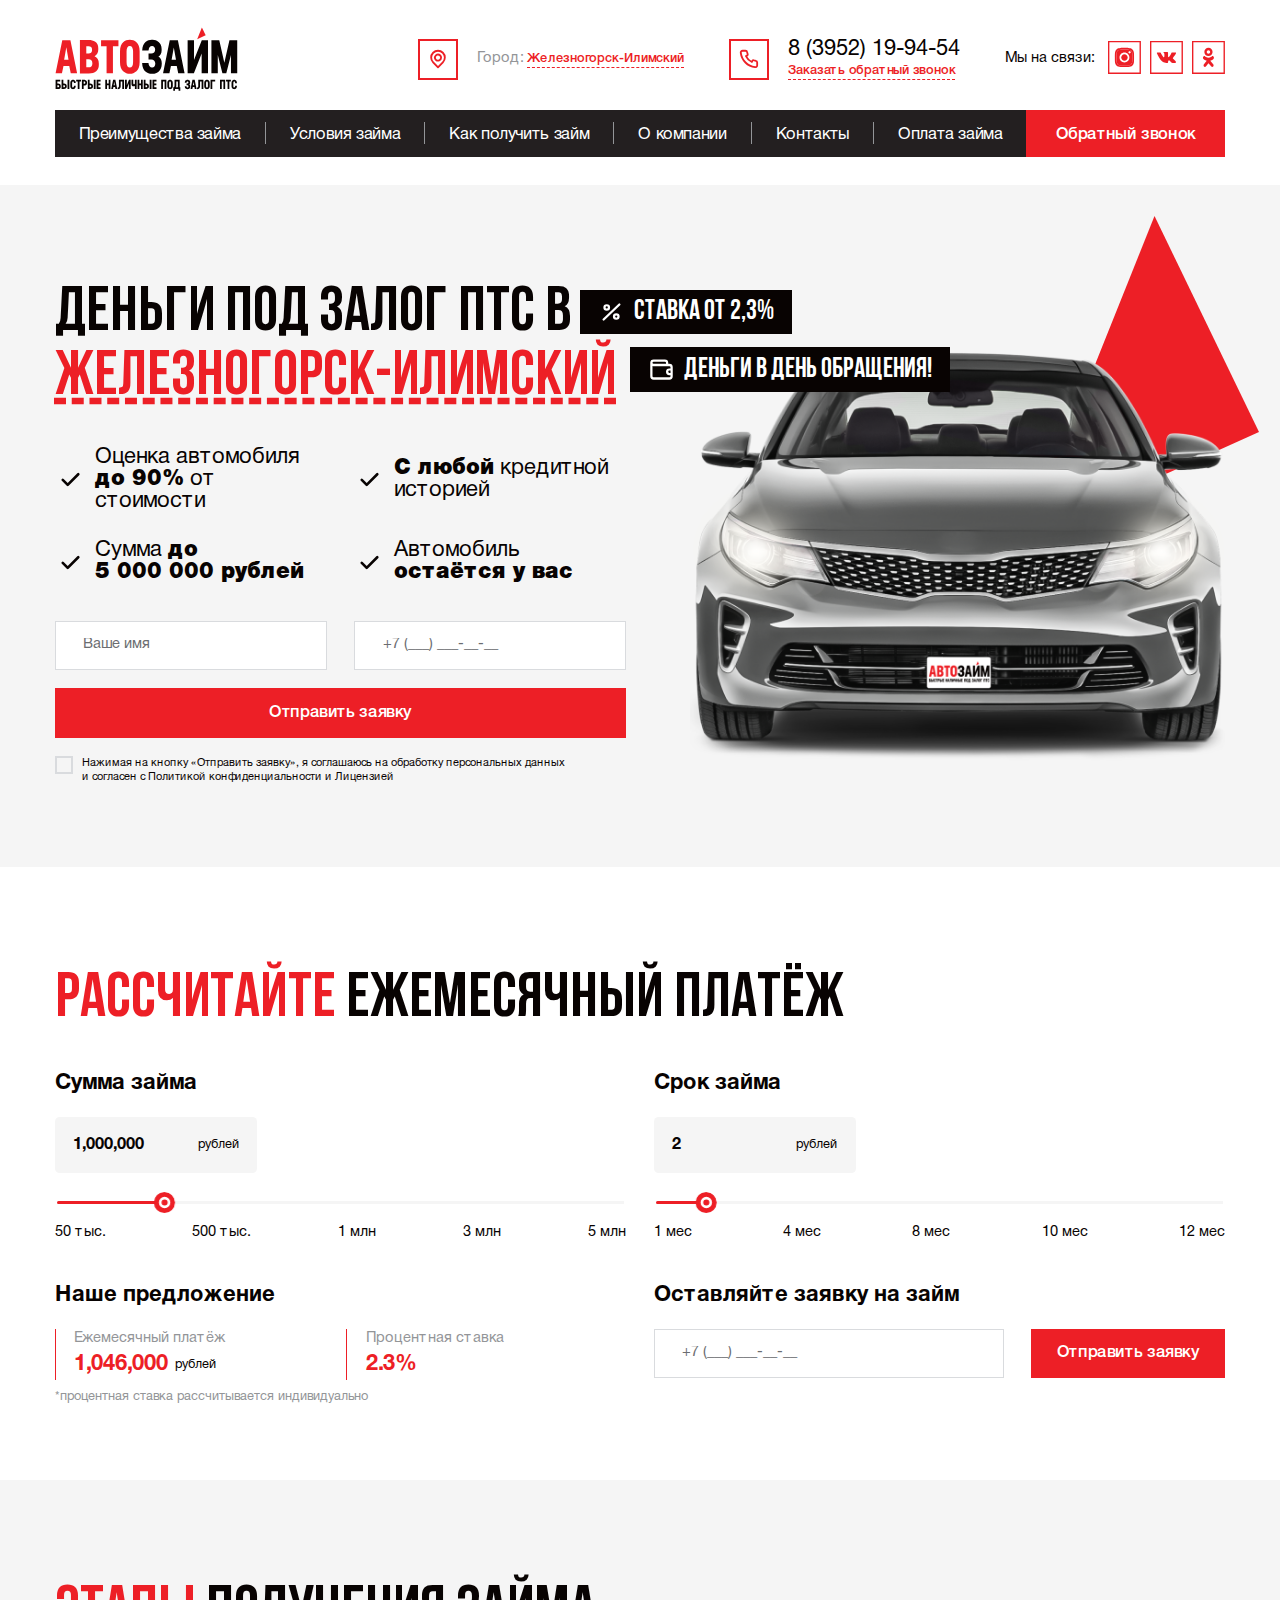
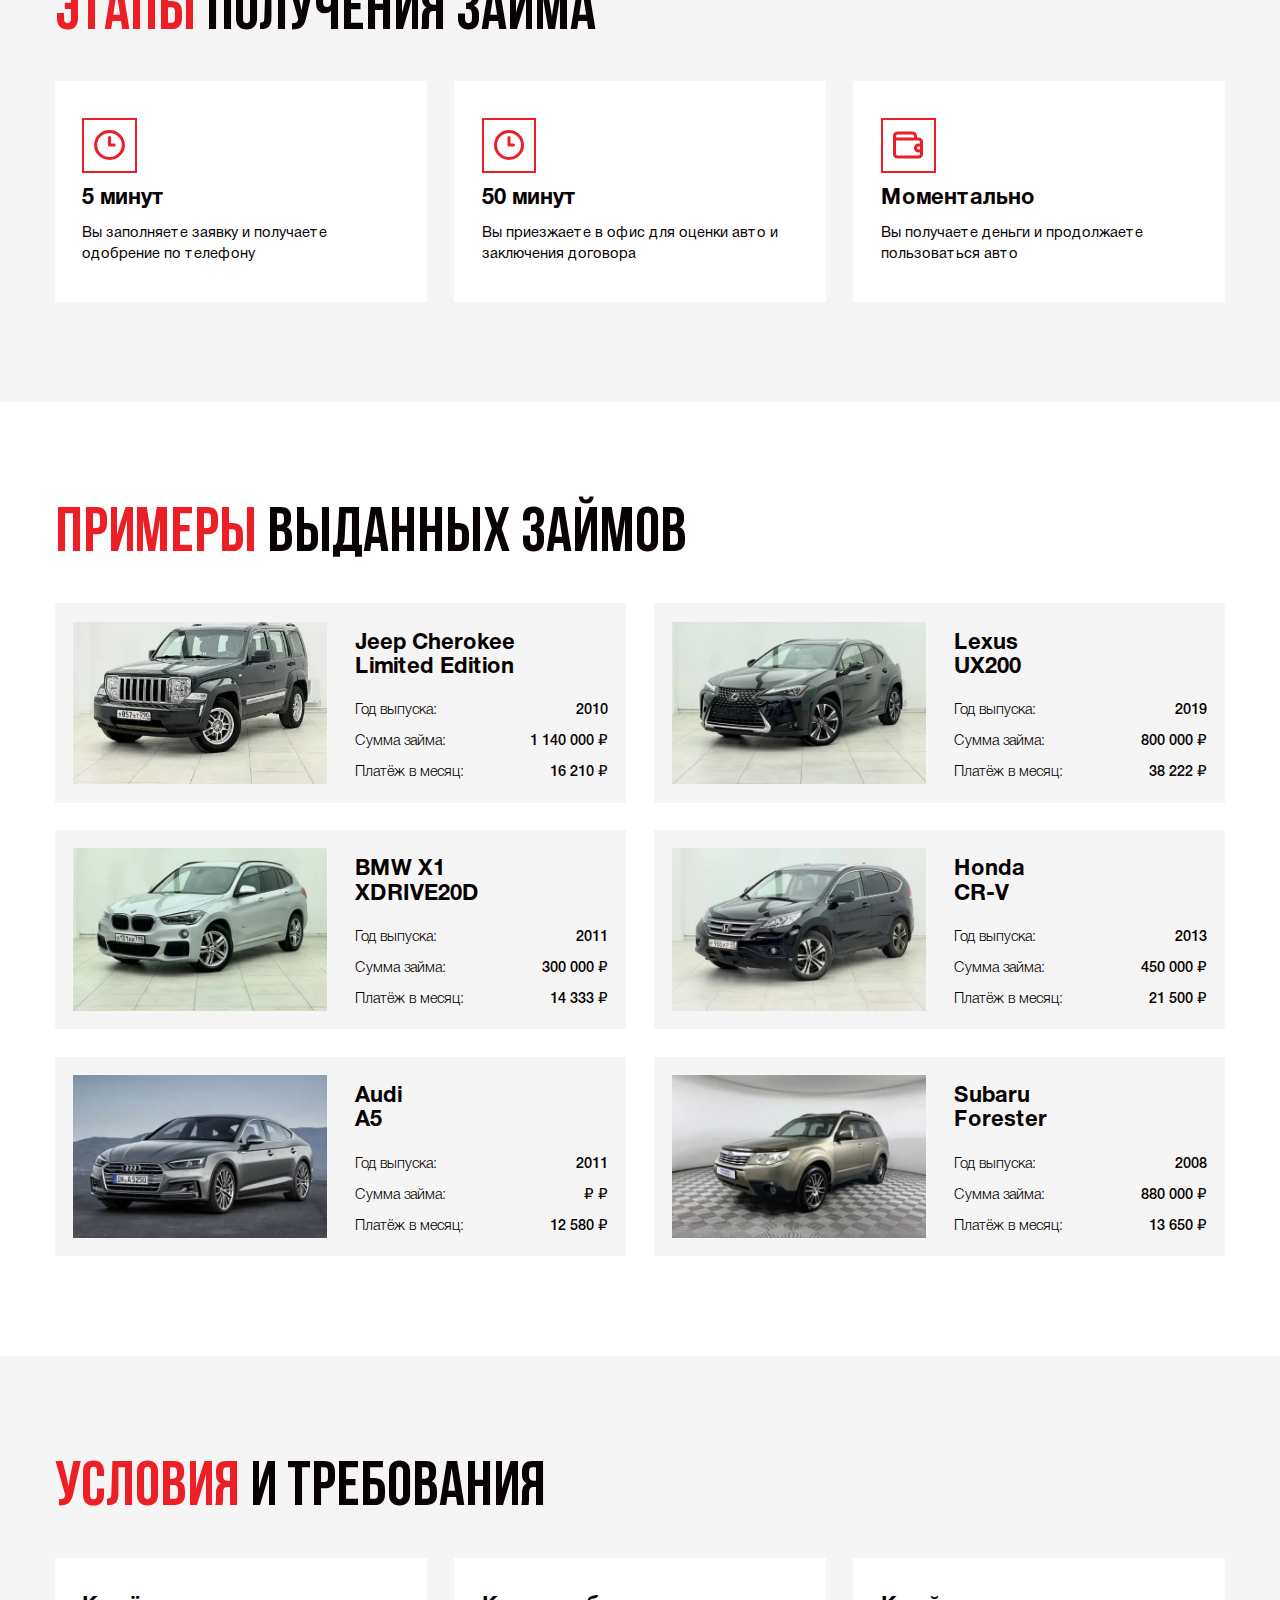
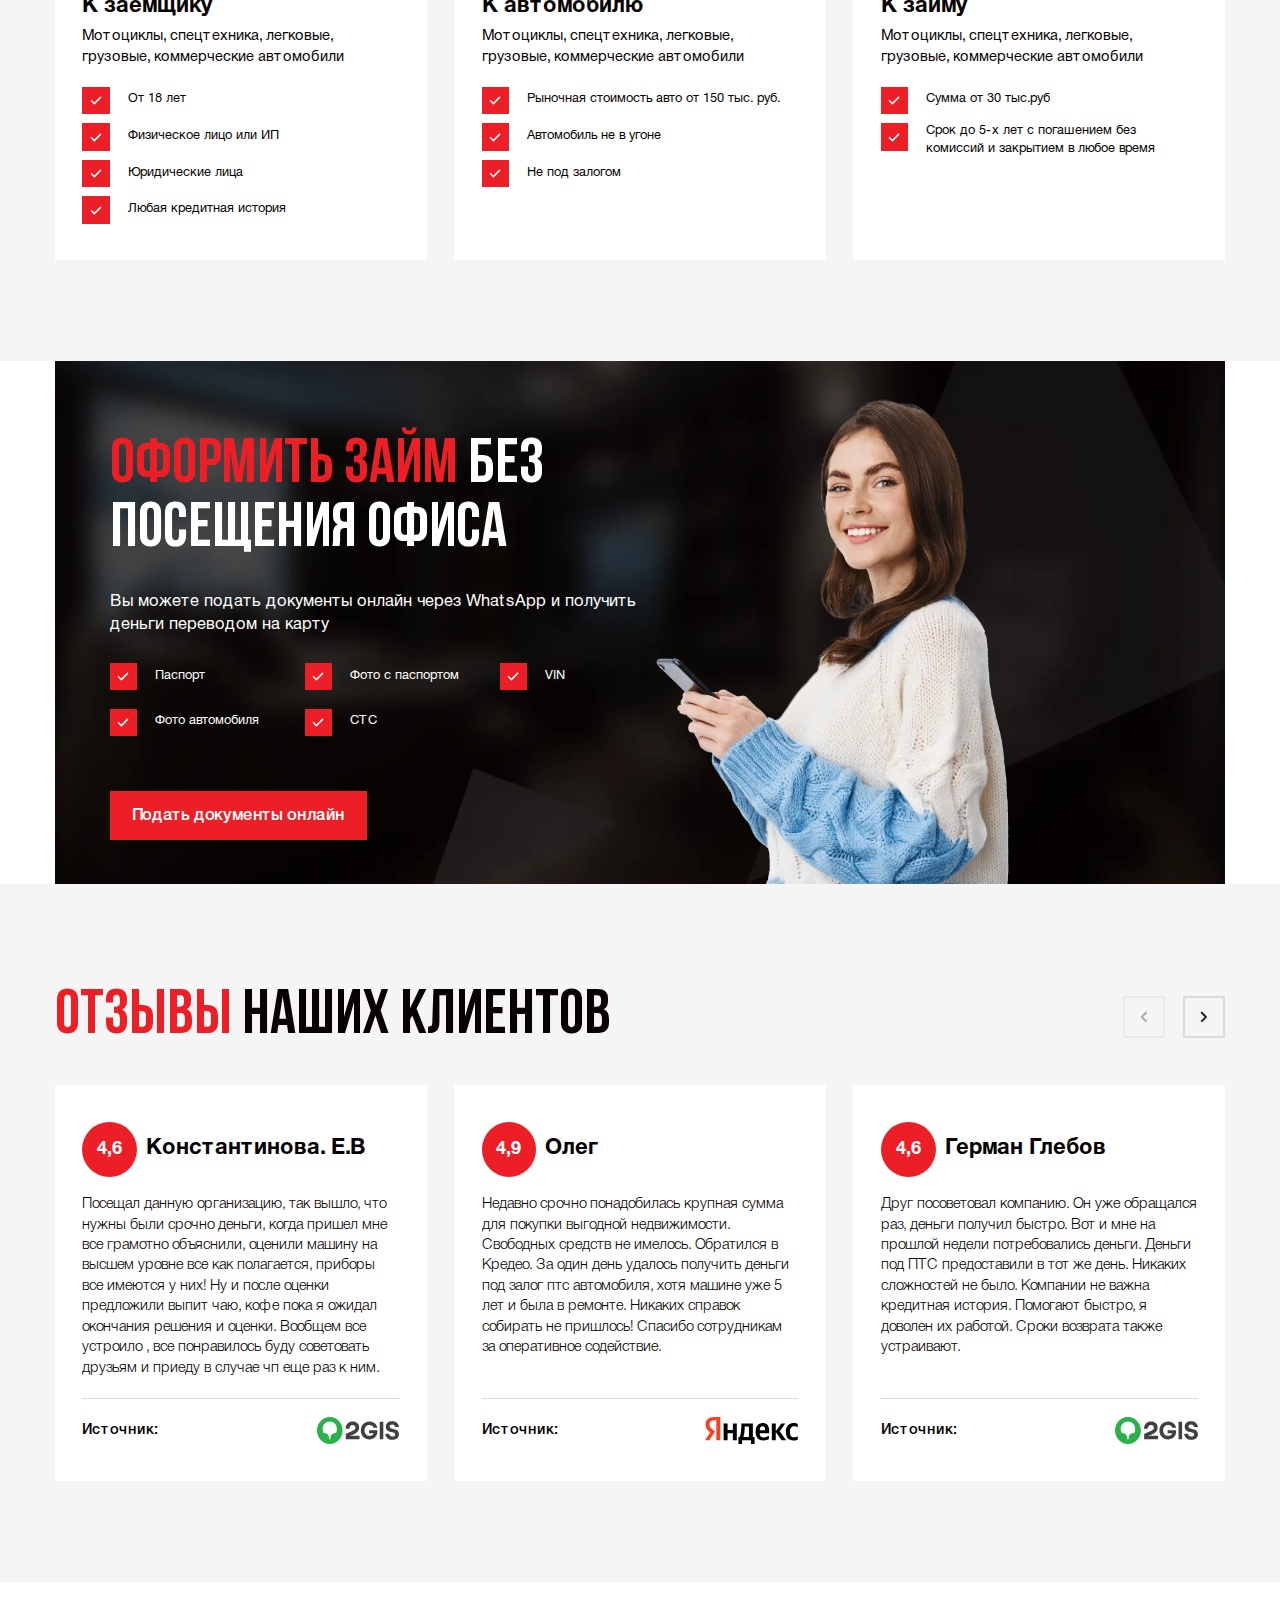
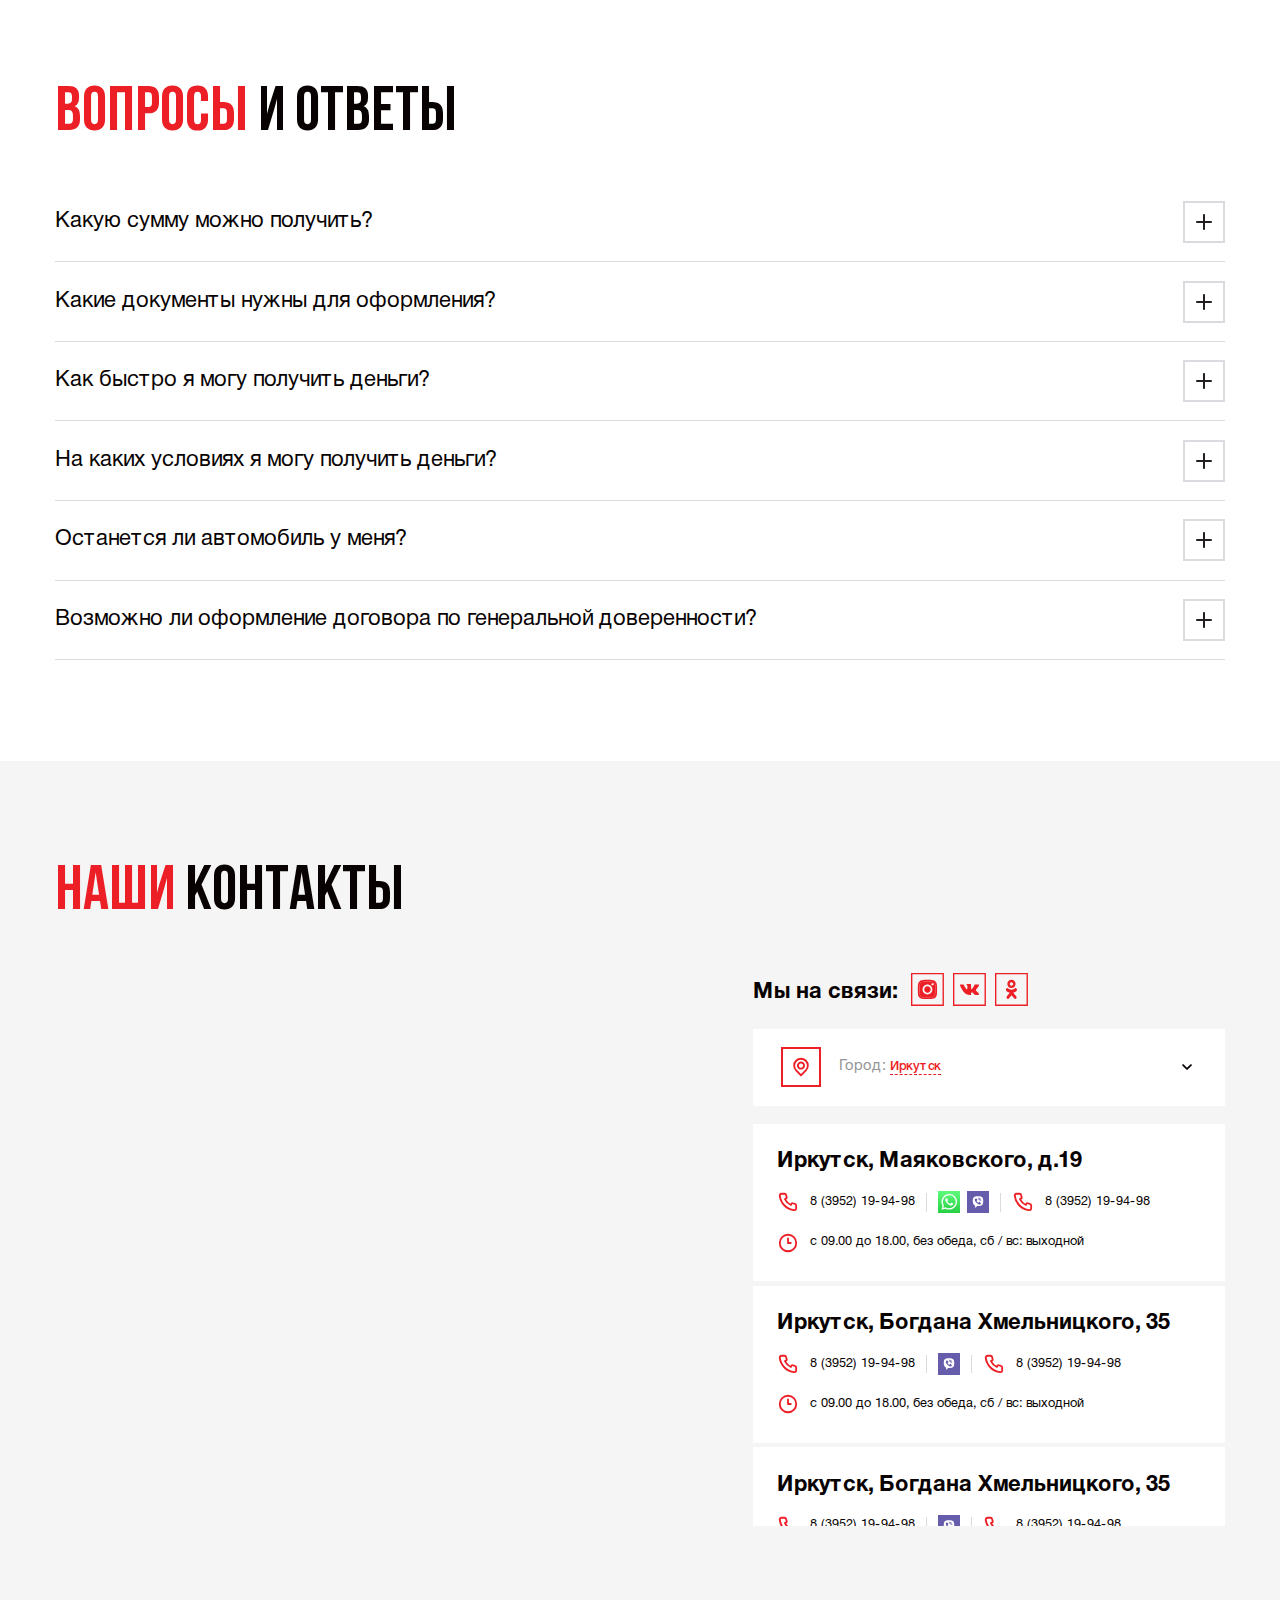
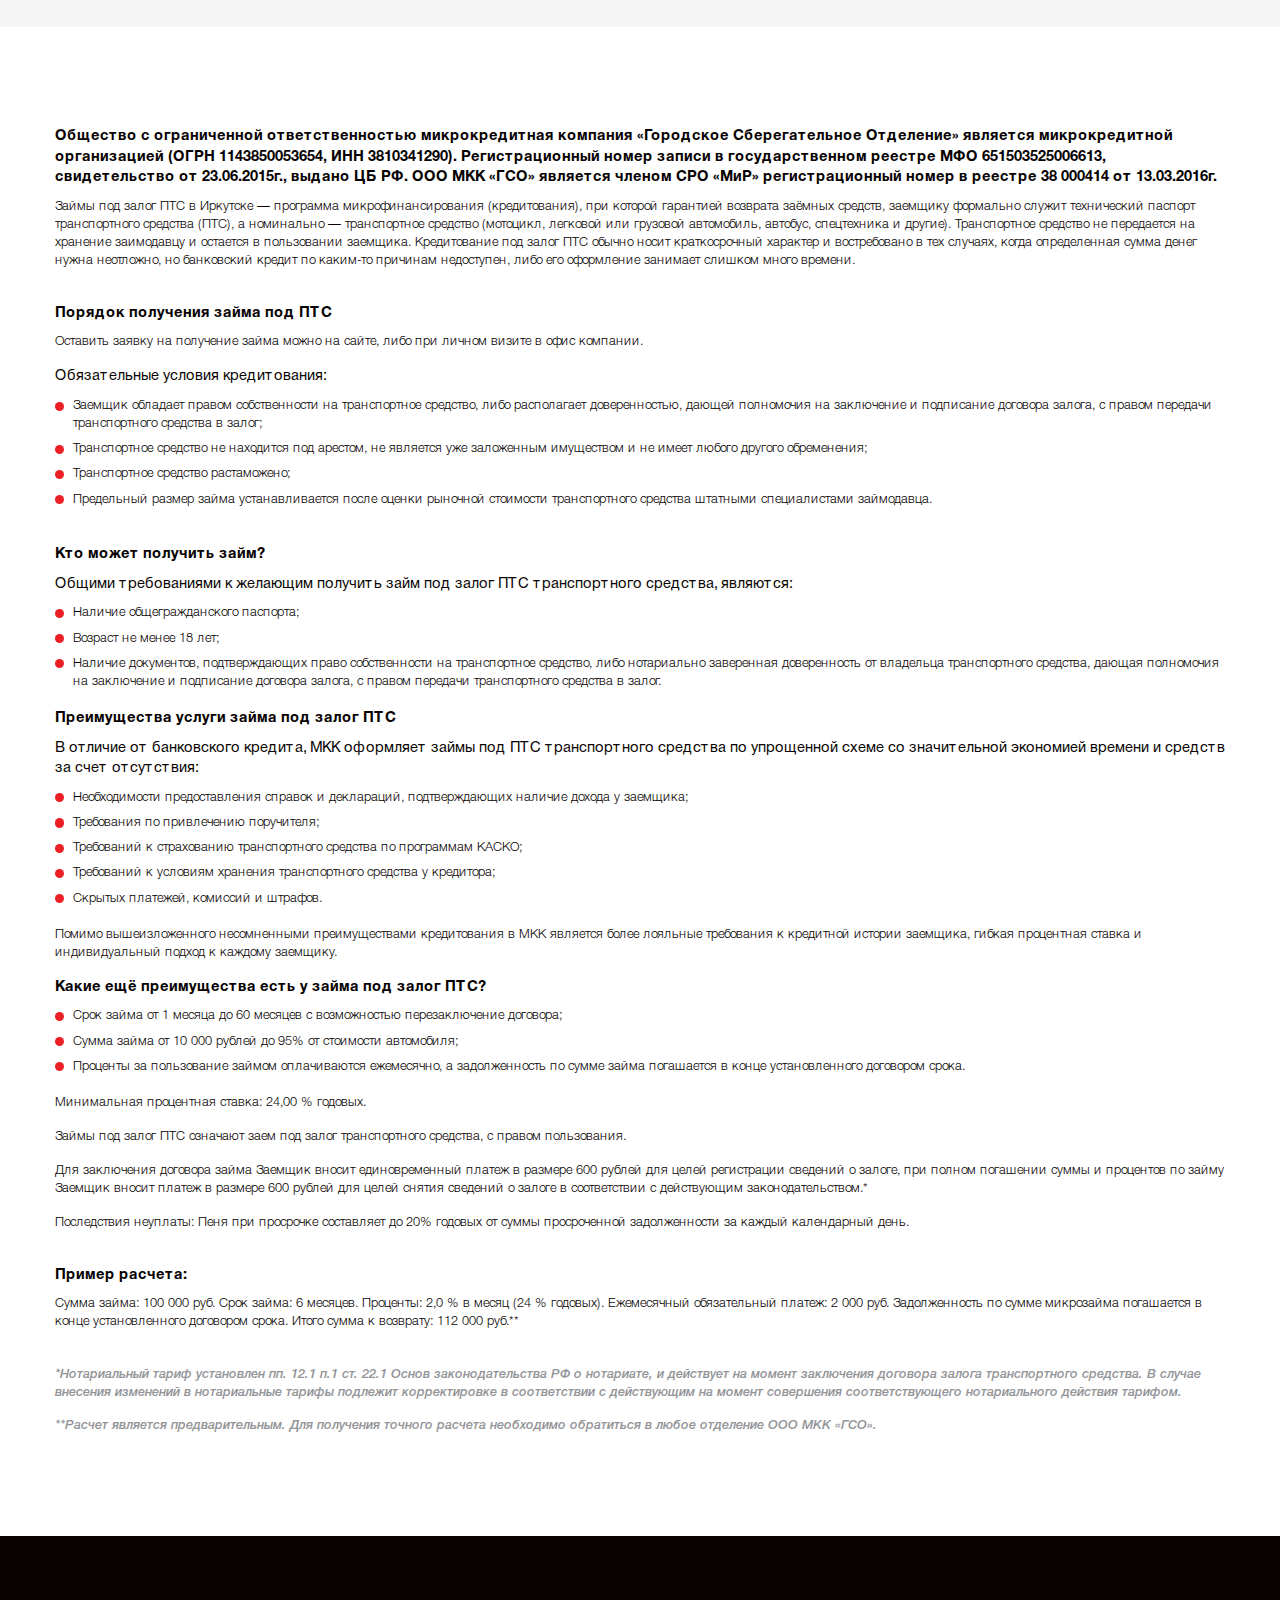
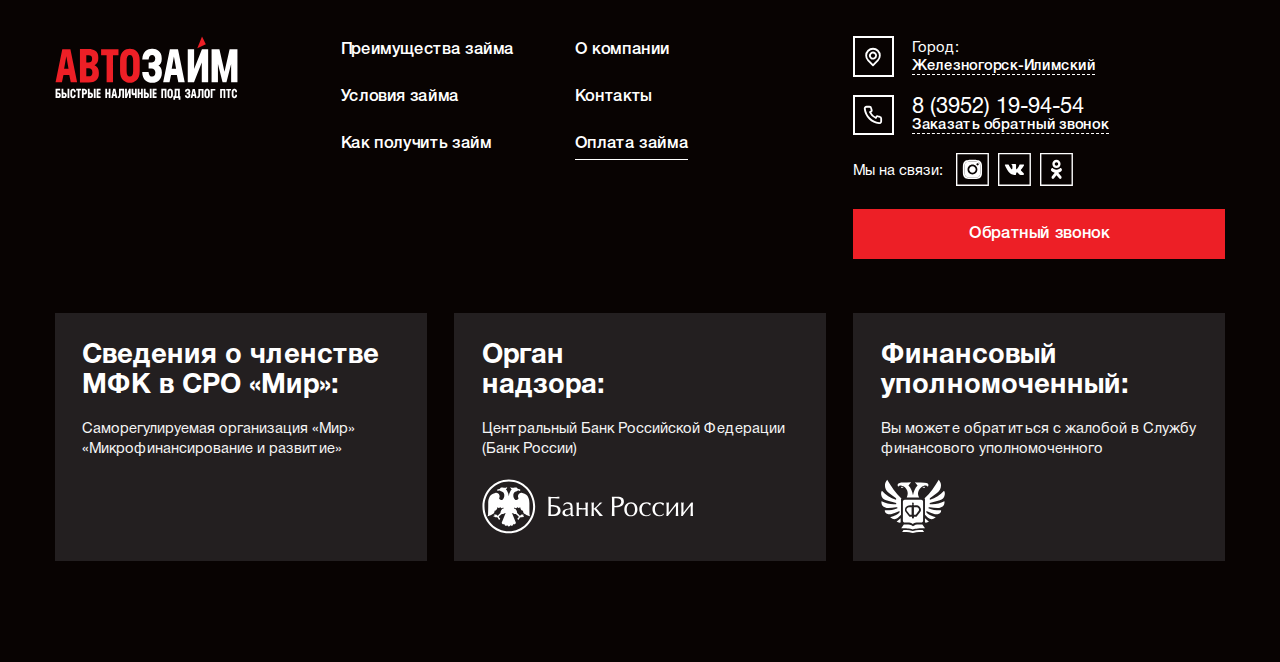
<file: index.html>
<!DOCTYPE html>
<html lang="ru">

<head>
    <meta charset="UTF-8">
    <meta name="viewport" content="width=device-width, initial-scale=1.0">
    <meta name="description" content="">
    <meta name="keywords" content="">
    <link rel="stylesheet" href="css/libs.min.css">
    <link rel="stylesheet" href="css/style.min.css">
    <script src="https://api-maps.yandex.ru/2.1/?lang=ru_RU&amp;apikey=9133eb49-3a97-4b2d-90be-6b80a97a5036" type="text/javascript"></script>
    <title>Главная</title>
</head>


<body class="m-page">
    <div class="wrapper">
        <header class="header">
            <div class="container">
                <div class="header__top">
                    <div class="header__mob">
                        <a href="" class="header__logo">
                            <svg width="200" height="70" viewBox="0 0 200 70" fill="none" xmlns="http://www.w3.org/2000/svg">
                                <g clip-path="url(#clip0_1_252)">
                                    <path d="M85.4019 38.215V26.8044C85.4019 22.7221 84.2056 20.6841 81.8131 20.6841C79.4206 20.6841 78.2804 22.7221 78.2804 26.8044V38.215C78.2804 42.3283 79.4579 44.3849 81.8131 44.3849C84.1682 44.3849 85.4019 42.3283 85.4019 38.215ZM71.109 38.5805V26.4947C71.109 24.215 71.4206 22.2265 72.0436 20.5292C72.6667 18.838 73.5078 17.531 74.567 16.6142C75.6262 15.6973 76.7477 15.0221 77.9439 14.5885C79.1402 14.1549 80.4299 13.938 81.8131 13.938C83.1963 13.938 84.4486 14.1425 85.6573 14.5637C86.8723 14.9788 88.0062 15.6416 89.0592 16.5584C90.1184 17.4752 90.9657 18.7761 91.6075 20.4734C92.2492 22.1646 92.567 24.1717 92.567 26.4885V38.5743C92.567 40.8911 92.2492 42.8982 91.6075 44.5894C90.9657 46.2867 90.1184 47.5876 89.0592 48.5044C88 49.4212 86.866 50.0841 85.6573 50.4991C84.4424 50.9142 83.1589 51.1186 81.8131 51.1186C80.4673 51.1186 79.134 50.9018 77.9439 50.4681C76.7477 50.0345 75.6199 49.3593 74.567 48.4487C73.5078 47.5319 72.6729 46.2248 72.0436 44.5336C71.4206 42.8425 71.109 40.854 71.109 38.5681M69.3956 14.4027V21.1425H63.3645V50.7035H56.3988V21.1425H50.3676V14.4027H69.3956ZM40.8598 39.869V39.5593C40.8598 38.1779 40.4984 37.131 39.7695 36.4186C39.0405 35.7124 38.0685 35.3531 36.8598 35.3531H34.2118V44.1186H36.8598C38.0748 44.1186 39.0405 43.7717 39.7695 43.0841C40.4984 42.3903 40.8598 41.3186 40.8598 39.869ZM40.5483 25.1381V24.8779C40.5483 23.5274 40.1931 22.5549 39.4829 21.9478C38.7726 21.3407 37.8816 21.0372 36.8037 21.0372H34.2056V28.9726H36.8037C37.8442 28.9726 38.729 28.669 39.4579 28.0619C40.1869 27.4549 40.5483 26.4823 40.5483 25.1319M27.2399 14.2416H36.9096C38.2243 14.2416 39.4829 14.4027 40.6791 14.7372C41.8754 15.0655 42.9844 15.5611 44.0062 16.2177C45.028 16.8743 45.8318 17.7726 46.4237 18.9124C47.0156 20.0522 47.3084 21.3841 47.3084 22.908V24.9832C47.3084 28.1982 45.9564 30.5336 43.2523 31.9832C46.3676 33.4699 47.9315 36.0779 47.9315 39.8133V41.5788C47.9315 44.5522 46.9595 46.8319 45.0218 48.4239C43.0841 50.0159 40.4112 50.8088 37.0156 50.8088H27.2461V14.2478L27.2399 14.2416ZM9.9813 35.7124H14.7663L12.3738 22.2823L9.9813 35.7124ZM17.2087 50.6973L15.595 42.6566H9.25233L7.58878 50.6973H0.623047L7.95015 14.3965H16.8411L24.1682 50.6973H17.2025H17.2087Z" fill="#ED1F26" />
                                    <path d="M190.816 14.415H199.396V50.7159H192.48V30.5398L187.383 50.7159H183.121L178.081 30.5398V50.7159H171.115V14.415H179.695L185.258 38.9956L190.822 14.415H190.816ZM160.567 14.415H167.377V50.7159H160.411V28.985L151.938 50.7159H145.078V14.415H152.044V36.146L160.567 14.415ZM127.558 35.731H132.336L129.944 22.3009L127.551 35.731H127.558ZM134.785 50.7221L133.171 42.6814H126.829L125.165 50.7221H118.199L125.526 14.4212H134.417L141.744 50.7221H134.779H134.785ZM105.888 13.9504H106.822C108 13.9876 109.128 14.192 110.199 14.5761C111.271 14.954 112.305 15.5301 113.29 16.2858C114.28 17.0478 115.072 18.1257 115.682 19.5257C116.287 20.9257 116.611 22.5611 116.642 24.4257V25.3053C116.642 26.9965 116.293 28.4894 115.601 29.7655C114.91 31.0478 114.056 31.9089 113.053 32.3611C114.125 32.8133 115.022 33.6929 115.732 35.0062C116.442 36.3195 116.797 37.8558 116.797 39.6212V40.2469C116.76 42.1487 116.461 43.815 115.888 45.2522C115.315 46.6894 114.536 47.8168 113.545 48.6469C112.554 49.477 111.501 50.0903 110.374 50.4867C109.246 50.8832 108.025 51.1 106.71 51.1372H105.882C104.567 51.1372 103.333 50.9327 102.193 50.5177C101.053 50.1027 99.9563 49.4708 98.922 48.6221C97.8815 47.7735 97.0404 46.5717 96.3987 45.0168C95.7569 43.4619 95.4018 41.6283 95.3333 39.5221V39.2619H102.249C102.386 40.9221 102.797 42.192 103.47 43.0717C104.143 43.9513 105.003 44.3912 106.044 44.3912H106.355C107.327 44.323 108.125 43.8956 108.748 43.1212C109.371 42.3407 109.682 41.3681 109.682 40.1912V39.9867C109.682 38.6363 109.308 37.5832 108.567 36.8212C107.825 36.0593 106.704 35.6814 105.215 35.6814H102.305V29.0965H105.215C106.604 29.0965 107.663 28.731 108.411 28.0062C109.159 27.2814 109.526 26.2593 109.526 24.946V24.6858C109.526 23.577 109.209 22.654 108.567 21.9106C107.925 21.1673 107.19 20.7584 106.355 20.6903H106.044C105.04 20.6903 104.206 21.1115 103.551 21.9602C102.891 22.8088 102.48 24.0416 102.305 25.6708H95.3395L95.3893 25.3611C95.4953 23.2858 95.8628 21.4894 96.5046 19.9655C97.1463 18.4416 97.975 17.2584 98.9968 16.4159C100.019 15.5673 101.103 14.9478 102.243 14.5513C103.389 14.1549 104.598 13.9566 105.882 13.9566" fill="#080302" />
                                    <path d="M193.115 64.5611V61.2036C193.115 60.5718 193.196 60.0142 193.371 59.5434C193.539 59.0726 193.769 58.7072 194.062 58.4532C194.355 58.1992 194.673 58.0133 195.009 57.8895C195.346 57.7718 195.707 57.7098 196.093 57.7098C196.461 57.7098 196.804 57.7656 197.134 57.8833C197.458 58.001 197.769 58.1806 198.05 58.4346C198.336 58.6824 198.561 59.0355 198.729 59.4939C198.897 59.9523 198.984 60.4974 198.997 61.1293V61.4142H197.059V61.1541C197.022 60.1072 196.698 59.5806 196.093 59.5806C195.427 59.5806 195.096 60.1505 195.096 61.2841V64.4558C195.096 65.6018 195.427 66.1718 196.093 66.1718C196.698 66.1718 197.022 65.639 197.059 64.5735V64.3319H198.997V64.6355C198.984 65.2673 198.897 65.8125 198.729 66.2709C198.561 66.7293 198.336 67.0824 198.05 67.3302C197.763 67.578 197.458 67.7638 197.134 67.8753C196.804 67.993 196.461 68.0488 196.093 68.0488C195.707 68.0488 195.346 67.9868 195.009 67.8691C194.673 67.7514 194.355 67.5594 194.062 67.3054C193.769 67.0514 193.539 66.6859 193.371 66.2151C193.202 65.7443 193.115 65.193 193.115 64.5549M192.392 57.8399V59.7107H190.716V67.9248H188.779V59.7107H187.103V57.8399H192.392ZM180.486 57.8399H186.149V67.9311H184.23V59.7169H182.424V67.9311H180.486V57.8399ZM175.215 57.8399V59.7107H172.062V67.9248H170.124V57.8337H175.209L175.215 57.8399ZM167.24 64.4558V61.2841C167.24 60.1505 166.91 59.5806 166.243 59.5806C165.576 59.5806 165.258 60.1505 165.258 61.2841V64.4558C165.258 65.6018 165.589 66.1718 166.243 66.1718C166.897 66.1718 167.24 65.6018 167.24 64.4558ZM163.265 64.5549V61.1974C163.265 60.5656 163.352 60.008 163.526 59.5372C163.701 59.0664 163.931 58.701 164.224 58.447C164.517 58.193 164.829 58.0072 165.165 57.8833C165.495 57.7656 165.857 57.7036 166.243 57.7036C166.629 57.7036 166.978 57.7594 167.315 57.8771C167.651 57.9948 167.969 58.1744 168.262 58.4346C168.554 58.6886 168.791 59.0541 168.972 59.5249C169.153 59.9956 169.24 60.5532 169.24 61.1974V64.5549C169.24 65.1992 169.153 65.7567 168.972 66.2275C168.791 66.6983 168.561 67.0638 168.262 67.3178C167.969 67.5718 167.651 67.7576 167.315 67.8753C166.978 67.993 166.623 68.0488 166.243 68.0488C165.863 68.0488 165.501 67.9868 165.165 67.8691C164.835 67.7514 164.517 67.5594 164.224 67.3054C163.931 67.0514 163.695 66.6859 163.526 66.2151C163.352 65.7443 163.265 65.193 163.265 64.5549ZM156.716 57.8399H162.324V67.9311H160.386V59.7169H158.654V64.5611C158.654 65.193 158.567 65.7443 158.399 66.2151C158.23 66.6797 158.006 67.0452 157.726 67.3054C157.445 67.5656 157.146 67.7514 156.822 67.8753C156.498 67.993 156.156 68.0549 155.788 68.0549H155.396V66.1841C156.274 66.1841 156.71 65.6142 156.71 64.4682V57.8523L156.716 57.8399ZM150.91 63.762H152.237L151.57 60.0266L150.903 63.762H150.91ZM152.916 67.9311L152.467 65.6948H150.704L150.243 67.9311H148.305L150.343 57.8399H152.816L154.853 67.9311H152.916ZM144.885 57.7098H145.146C145.477 57.7222 145.788 57.778 146.087 57.8833C146.386 57.9886 146.673 58.1496 146.947 58.3603C147.221 58.5709 147.445 58.8744 147.614 59.2585C147.782 59.6488 147.869 60.101 147.882 60.6213V60.8629C147.882 61.3337 147.788 61.7487 147.595 62.1018C147.402 62.4611 147.165 62.6965 146.885 62.8204C147.184 62.9443 147.433 63.1921 147.626 63.5576C147.825 63.9231 147.925 64.3505 147.925 64.8399V65.0133C147.913 65.5399 147.832 66.0045 147.67 66.4072C147.508 66.8036 147.296 67.1195 147.022 67.3487C146.748 67.578 146.455 67.7514 146.137 67.8567C145.825 67.9682 145.483 68.0302 145.115 68.0364H144.885C144.517 68.0364 144.174 67.9806 143.857 67.8629C143.539 67.7452 143.234 67.5718 142.947 67.3364C142.66 67.101 142.424 66.7664 142.249 66.3328C142.068 65.8992 141.975 65.3912 141.95 64.8027V64.7346H143.869C143.906 65.193 144.019 65.5461 144.212 65.7939C144.399 66.0417 144.635 66.1594 144.928 66.1594H145.015C145.283 66.1408 145.508 66.0231 145.682 65.8063C145.857 65.5895 145.944 65.3169 145.944 64.9886V64.9328C145.944 64.5549 145.838 64.2638 145.632 64.0532C145.427 63.8425 145.115 63.7372 144.698 63.7372H143.888V61.9036H144.698C145.084 61.9036 145.383 61.8045 145.589 61.6001C145.794 61.3957 145.9 61.1169 145.9 60.7514V60.6771C145.9 60.3673 145.813 60.1134 145.632 59.9089C145.452 59.7045 145.252 59.593 145.022 59.5682H144.934C144.654 59.5682 144.424 59.6859 144.243 59.9213C144.062 60.1567 143.944 60.4974 143.894 60.9496H141.956L141.969 60.8629C142 60.2868 142.1 59.785 142.28 59.3638C142.461 58.9426 142.691 58.6142 142.972 58.3726C143.258 58.1372 143.558 57.9638 143.875 57.8523C144.193 57.7408 144.529 57.685 144.885 57.685M132.243 66.0355H134.424V59.6921H132.691V64.4496C132.691 65.1001 132.542 65.6328 132.243 66.0355ZM136.361 66.0355H137.084V69.6408H135.146V67.9125H131.29V69.6408H129.352V66.0355H129.713C130.405 65.9178 130.754 65.3603 130.754 64.3505V57.8213H136.361V66.0355ZM126.841 64.4372V61.2656C126.841 60.1319 126.511 59.562 125.844 59.562C125.177 59.562 124.86 60.1319 124.86 61.2656V64.4372C124.86 65.5833 125.19 66.1532 125.844 66.1532C126.498 66.1532 126.841 65.5833 126.841 64.4372ZM122.866 64.5364V61.1788C122.866 60.547 122.953 59.9895 123.128 59.5187C123.302 59.0479 123.533 58.6824 123.825 58.4284C124.118 58.1744 124.43 57.9886 124.766 57.8647C125.096 57.747 125.458 57.685 125.844 57.685C126.23 57.685 126.573 57.7408 126.916 57.8585C127.252 57.9762 127.57 58.1558 127.863 58.416C128.156 58.67 128.392 59.0355 128.573 59.5063C128.754 59.9771 128.841 60.5346 128.841 61.1788V64.5364C128.841 65.1806 128.754 65.7381 128.573 66.2089C128.392 66.6797 128.162 67.0452 127.863 67.2992C127.57 67.5532 127.252 67.739 126.916 67.8567C126.579 67.9744 126.224 68.0302 125.844 68.0302C125.464 68.0302 125.103 67.9682 124.766 67.8505C124.436 67.7328 124.118 67.5408 123.825 67.2868C123.533 67.0328 123.296 66.6673 123.128 66.1965C122.953 65.7257 122.866 65.1744 122.866 64.5364ZM116.162 57.8213H121.825V67.9125H119.906V59.6983H118.1V67.9125H116.162V57.8213ZM111.022 59.6921H108.579V61.8664H110.878V63.7372H108.579V66.0293H111.022V67.9001H106.642V57.8089H111.022V59.6797V59.6921ZM98.9968 65.9488H99.6884C100.062 65.9488 100.349 65.862 100.548 65.6824C100.748 65.5027 100.847 65.2487 100.847 64.9142V64.8709C100.847 64.5364 100.748 64.2762 100.542 64.0903C100.343 63.9045 100.056 63.8178 99.6884 63.8178H98.9968V65.9549V65.9488ZM103.576 57.8213H105.57V67.9125H103.576V57.8213ZM98.9968 57.7903V61.8417H99.6323C101.695 61.916 102.729 62.9133 102.741 64.8275V64.9266C102.741 65.8806 102.467 66.6178 101.919 67.1443C101.371 67.6709 100.523 67.9372 99.3768 67.9372H97.0653V57.7903H99.003H98.9968ZM94.056 57.8213H95.975V67.9125H94.056V63.7434H92.2491V67.9125H90.3114V57.8213H92.2491V61.8726H94.056V57.8213ZM87.3955 57.8213H89.3332V67.9125H87.3955V64.1957C87.0965 64.5797 86.6292 64.7718 85.9937 64.7718C84.4298 64.7718 83.651 63.9231 83.651 62.2319V57.8213H85.5887V60.8939C85.5887 61.6063 85.6572 62.0895 85.8005 62.3496C85.9376 62.6098 86.1681 62.7399 86.4859 62.7399C86.8036 62.7399 87.0217 62.6346 87.1712 62.4178C87.3208 62.201 87.3955 61.7983 87.3955 61.216V57.8275V57.8213ZM80.8909 57.8213H82.7849V67.9125H80.8472V61.8726L78.4921 67.9125H76.5856V57.8213H78.5232V63.8611L80.8909 57.8213ZM69.9251 57.8213H75.5326V67.9125H73.5949V59.6983H71.8628V64.5426C71.8628 65.1744 71.7818 65.7257 71.6136 66.1965C71.4454 66.6611 71.2211 67.0266 70.9407 67.2868C70.6603 67.547 70.3613 67.7328 70.0373 67.8567C69.7133 67.9744 69.3706 68.0364 69.003 68.0364H68.6105V66.1656C69.489 66.1656 69.9251 65.5956 69.9251 64.4496V57.8337V57.8213ZM64.1183 63.7434H65.4454L64.7787 60.008L64.112 63.7434H64.1183ZM66.1245 67.9125L65.6759 65.6762H63.9127L63.4516 67.9125H61.5139L63.5513 57.8213H66.0248L68.0622 67.9125H66.1245ZM58.7289 57.8213H60.6479V67.9125H58.7289V63.7434H56.922V67.9125H54.9843V57.8213H56.922V61.8726H58.7289V57.8213ZM49.8441 59.6921H47.4018V61.8664H49.7008V63.7372H47.4018V66.0293H49.8441V67.9001H45.4641V57.8089H49.8441V59.6797V59.6921ZM37.8254 65.9488H38.517C38.8909 65.9488 39.1775 65.862 39.3768 65.6824C39.5762 65.5027 39.6759 65.2487 39.6759 64.9142V64.8709C39.6759 64.5364 39.5762 64.2762 39.3706 64.0903C39.1712 63.9045 38.8846 63.8178 38.517 63.8178H37.8254V65.9549V65.9488ZM42.4049 57.8213H44.3986V67.9125H42.4049V57.8213ZM37.8254 57.7903V61.8417H38.4609C40.5233 61.916 41.5575 62.9133 41.57 64.8275V64.9266C41.57 65.8806 41.2958 66.6178 40.7476 67.1443C40.1993 67.6709 39.3519 67.9372 38.2055 67.9372H35.894V57.7903H37.8317H37.8254ZM33.1027 61.0178V60.8753C33.1027 60.4541 33.003 60.1443 32.7974 59.9585C32.598 59.7726 32.3426 59.6797 32.031 59.6797H31.3395V62.201H32.031C32.3301 62.201 32.5793 62.108 32.7912 61.9222C32.9968 61.7364 33.1027 61.4328 33.1027 61.024M29.4018 57.8213H31.7257C32.1432 57.8213 32.5295 57.8647 32.8971 57.9576C33.2647 58.0505 33.6074 58.193 33.9314 58.3974C34.2553 58.6018 34.5108 58.893 34.7039 59.2709C34.8971 59.6487 34.9905 60.101 34.9905 60.6213V61.2841C34.9905 61.7673 34.9033 62.1886 34.7289 62.5541C34.5544 62.9195 34.3176 63.2045 34.0186 63.4151C33.7195 63.6195 33.4018 63.7806 33.0591 63.8859C32.7164 63.9912 32.3488 64.0532 31.9563 64.0718H31.3332V67.9187H29.3955V57.8275L29.4018 57.8213ZM28.4609 57.8213V59.6921H26.7849V67.9063H24.8472V59.6921H23.1712V57.8213H28.4609ZM16.7413 64.5364V61.1788C16.7413 60.547 16.8285 59.9895 16.9905 59.5187C17.1588 59.0479 17.3893 58.6824 17.6821 58.4284C17.975 58.1744 18.2927 57.9886 18.6292 57.8647C18.9656 57.747 19.327 57.685 19.7133 57.685C20.0996 57.685 20.4236 57.7408 20.7538 57.8585C21.084 57.9762 21.3893 58.1558 21.6697 58.4098C21.9563 58.6576 22.1806 59.0107 22.3488 59.4691C22.517 59.9275 22.6042 60.4726 22.6167 61.1045V61.3895H20.679V61.1293C20.6416 60.0824 20.3176 59.5558 19.7133 59.5558C19.0466 59.5558 18.7164 60.1257 18.7164 61.2594V64.431C18.7164 65.5771 19.0466 66.147 19.7133 66.147C20.3176 66.147 20.6416 65.6142 20.679 64.5487V64.3072H22.6167V64.6107C22.6042 65.2426 22.517 65.7877 22.3488 66.2461C22.1806 66.7045 21.9563 67.0576 21.6697 67.3054C21.3831 67.5532 21.0778 67.739 20.7538 67.8505C20.4236 67.9682 20.0809 68.024 19.7133 68.024C19.327 68.024 18.9656 67.962 18.6292 67.8443C18.2927 67.7266 17.975 67.5346 17.6821 67.2806C17.3893 67.0266 17.1588 66.6611 16.9905 66.1903C16.8223 65.7195 16.7413 65.1682 16.7413 64.5302M9.10892 65.9426H9.80051C10.1743 65.9426 10.4609 65.8558 10.6603 65.6762C10.8597 65.4965 10.9594 65.2426 10.9594 64.908V64.8647C10.9594 64.5302 10.8597 64.27 10.6541 64.0841C10.4547 63.8983 10.1681 63.8116 9.80051 63.8116H9.10892V65.9488V65.9426ZM13.6884 57.8151H15.6821V67.9063H13.6884V57.8151ZM9.10892 57.7841V61.8355H9.74443C11.8067 61.9098 12.841 62.9072 12.8535 64.8213V64.9204C12.8535 65.8744 12.5793 66.6116 12.031 67.1381C11.4827 67.6647 10.6354 67.9311 9.48898 67.9311H7.17745V57.7841H9.11515H9.10892ZM3.32699 63.8116H2.54817V65.9611H3.32699C3.68213 65.9611 3.9625 65.8744 4.15565 65.7072C4.35502 65.5399 4.45471 65.2983 4.46717 64.9762L4.47964 64.8585C4.47964 64.524 4.37995 64.2638 4.17434 64.078C3.96873 63.8921 3.68836 63.8054 3.32076 63.8054M0.604248 57.7656H5.68836V59.6549H2.54194V61.8293H3.22107C5.31453 61.8974 6.35502 62.901 6.35502 64.8399V65.001C6.33633 66.9151 5.26468 67.8877 3.13384 67.9248H0.604248V57.7594V57.7656Z" fill="#080302" />
                                    <path d="M160.667 0.520355L164.841 9.13098L155.533 13.3186L160.667 0.520355Z" fill="#ED1F26" />
                                </g>
                                <defs>
                                    <clipPath id="clip0_1_252">
                                        <rect width="200" height="70" fill="white" />
                                    </clipPath>
                                </defs>
                            </svg>
                        </a>
                        <div class="header__desc">
                            <div class="text14">
                                Быстрые наличные под залог ПТС
                            </div>
                        </div>

                        <button class="burger">
                            <img class="_view1" src="img/burger.svg" alt="">
                            <img class="_view2" src="img/burger2.svg" alt="">
                        </button>
                    </div>

                    <div class="header-contacts">
                        <div class="header-contacts__address">
                            <span class="header-contacts__address-icon">
                    <img src="img/marker.svg" alt="">
                </span>
                            <span class="header-contacts__address-title text16">Город:</span>
                            <span class="header-contacts__address-city text14" data-modal="cityModal">Железногорск-Илимский</span>
                        </div>
                        <div class="header-contacts__phone">
                            <span class="header-contacts__phone-icon">
                    <img src="img/phone.svg" alt="">
                </span>
                            <div class="header-contacts__phone-content">
                                <a href="" class="header-contacts__phone-tel text24">
                                    8 (3952) 19-94-54
                                </a>
                                <button class="header-contacts__phone-btn text14">
                                    Заказать обратный звонок
                                </button>
                            </div>
                        </div>
                        <div class="socials">
                            <div class="text16">Мы на связи:</div>
                            <div class="socials__items">
                                <a href="" class="socials__item">
                                    <svg width="36" height="36" viewBox="0 0 36 36" fill="none" xmlns="http://www.w3.org/2000/svg">
                                        <path fill-rule="evenodd" clip-rule="evenodd" d="M17.059 9.39219C17.2419 9.3919 17.4387 9.39199 17.651 9.39208C17.7632 9.39214 17.8798 9.39219 18.001 9.39219C20.8045 9.39219 21.1368 9.40225 22.2439 9.45256C23.2677 9.49938 23.8233 9.67044 24.1934 9.81416C24.6834 10.0045 25.0328 10.232 25.4001 10.5995C25.7676 10.967 25.9951 11.317 26.1858 11.807C26.3295 12.1767 26.5008 12.7323 26.5474 13.756C26.5977 14.8629 26.6087 15.1954 26.6087 17.9976C26.6087 20.7998 26.5977 21.1323 26.5474 22.2392C26.5006 23.2629 26.3295 23.8185 26.1858 24.1882C25.9955 24.6782 25.7676 25.0271 25.4001 25.3944C25.0326 25.7619 24.6836 25.9894 24.1934 26.1797C23.8237 26.3241 23.2677 26.4947 22.2439 26.5415C21.137 26.5918 20.8045 26.6028 18.001 26.6028C15.1972 26.6028 14.865 26.5918 13.7581 26.5415C12.7343 26.4943 12.1787 26.3232 11.8083 26.1795C11.3183 25.9892 10.9683 25.7617 10.6008 25.3942C10.2333 25.0267 10.0058 24.6776 9.81506 24.1873C9.67134 23.8177 9.50005 23.262 9.45346 22.2383C9.40314 21.1314 9.39308 20.7989 9.39308 17.995C9.39308 15.191 9.40314 14.8603 9.45346 13.7534C9.50027 12.7297 9.67134 12.174 9.81506 11.8039C10.0054 11.3139 10.2333 10.9639 10.6008 10.5964C10.9683 10.2289 11.3183 10.0014 11.8083 9.81066C12.1785 9.66628 12.7343 9.49566 13.7581 9.44863C14.7267 9.40488 15.1021 9.39175 17.059 9.38956V9.39219ZM22.3458 12.3952C22.3458 11.6993 22.9102 11.1356 23.6059 11.1356C24.3015 11.1356 24.8659 11.6996 24.8659 12.3952C24.8659 13.0908 24.3015 13.6552 23.6059 13.6552C22.9102 13.6552 22.3458 13.0908 22.3458 12.3952ZM12.6087 18C12.6087 15.0222 15.0231 12.6078 18.001 12.6078C20.9789 12.6078 23.3924 15.0222 23.3924 18C23.3924 20.9778 20.9789 23.3911 18.001 23.3911C15.0231 23.3911 12.6087 20.9778 12.6087 18Z" fill="#ED1F26" />
                                        <path fill-rule="evenodd" clip-rule="evenodd" d="M18.001 7.5C15.1493 7.5 14.7915 7.51247 13.6714 7.56344C12.5536 7.61463 11.7906 7.79159 11.123 8.05125C10.4324 8.31944 9.84656 8.67819 9.26292 9.26203C8.67886 9.84566 8.3201 10.4315 8.05104 11.1218C7.79072 11.7897 7.61353 12.5529 7.56322 13.6703C7.51313 14.7903 7.5 15.1484 7.5 18C7.5 20.8516 7.51269 21.2084 7.56344 22.3284C7.61485 23.4462 7.79182 24.2092 8.05126 24.8768C8.31966 25.5674 8.67842 26.1532 9.26227 26.7369C9.84568 27.3209 10.4315 27.6806 11.1217 27.9487C11.7897 28.2084 12.553 28.3854 13.6706 28.4366C14.7906 28.4875 15.1482 28.5 17.9997 28.5C20.8515 28.5 21.2083 28.4875 22.3283 28.4366C23.4462 28.3854 24.2101 28.2084 24.8781 27.9487C25.5685 27.6806 26.1534 27.3209 26.7369 26.7369C27.3209 26.1532 27.6797 25.5674 27.9487 24.8771C28.2069 24.2092 28.3841 23.446 28.4366 22.3286C28.4869 21.2086 28.5 20.8516 28.5 18C28.5 15.1484 28.4869 14.7905 28.4366 13.6705C28.3841 12.5527 28.2069 11.7897 27.9487 11.1221C27.6797 10.4315 27.3209 9.84566 26.7369 9.26203C26.1528 8.67797 25.5687 8.31922 24.8775 8.05125C24.2081 7.79159 23.4446 7.61463 22.3268 7.56344C21.2068 7.51247 20.8502 7.5 17.9977 7.5H18.001ZM17.059 9.39219C17.2419 9.3919 17.4387 9.39199 17.651 9.39208L18.001 9.39219C20.8045 9.39219 21.1368 9.40225 22.2439 9.45256C23.2677 9.49938 23.8233 9.67044 24.1934 9.81416C24.6834 10.0045 25.0328 10.232 25.4001 10.5995C25.7676 10.967 25.9951 11.317 26.1858 11.807C26.3295 12.1767 26.5008 12.7323 26.5474 13.756C26.5977 14.8629 26.6087 15.1954 26.6087 17.9976C26.6087 20.7998 26.5977 21.1323 26.5474 22.2392C26.5006 23.2629 26.3295 23.8185 26.1858 24.1882C25.9955 24.6782 25.7676 25.0271 25.4001 25.3944C25.0326 25.7619 24.6836 25.9894 24.1934 26.1797C23.8237 26.3241 23.2677 26.4947 22.2439 26.5415C21.137 26.5918 20.8045 26.6028 18.001 26.6028C15.1972 26.6028 14.865 26.5918 13.7581 26.5415C12.7343 26.4943 12.1787 26.3232 11.8083 26.1795C11.3183 25.9892 10.9683 25.7617 10.6008 25.3942C10.2333 25.0267 10.0058 24.6776 9.81506 24.1873C9.67134 23.8177 9.50005 23.262 9.45346 22.2383C9.40314 21.1314 9.39308 20.7989 9.39308 17.995C9.39308 15.191 9.40314 14.8603 9.45346 13.7534C9.50027 12.7297 9.67134 12.174 9.81506 11.8039C10.0054 11.3139 10.2333 10.9639 10.6008 10.5964C10.9683 10.2289 11.3183 10.0014 11.8083 9.81066C12.1785 9.66628 12.7343 9.49566 13.7581 9.44863C14.7267 9.40488 15.1021 9.39175 17.059 9.38956V9.39219Z" fill="#ED1F26" />
                                        <path d="M18.001 14.5C19.9339 14.5 21.501 16.0669 21.501 18C21.501 19.9329 19.9339 21.5 18.001 21.5C16.0679 21.5 14.5009 19.9329 14.5009 18C14.5009 16.0669 16.0679 14.5 18.001 14.5Z" fill="#ED1F26" />
                                        <path fill-rule="evenodd" clip-rule="evenodd" d="M34.5 1.5H1.5V34.5H34.5V1.5ZM0 0V36H36V0H0Z" fill="#ED1F26" />
                                    </svg>
                                </a>
                                <a href="" class="socials__item">
                                    <svg width="36" height="36" viewBox="0 0 36 36" fill="none" xmlns="http://www.w3.org/2000/svg">
                                        <path fill-rule="evenodd" clip-rule="evenodd" d="M17.7747 23.9497H19.0299C19.0299 23.9497 19.4089 23.9078 19.6028 23.699C19.7809 23.507 19.7752 23.1467 19.7752 23.1467C19.7752 23.1467 19.7507 21.4597 20.5322 21.2113C21.303 20.9664 22.2925 22.8417 23.3412 23.5628C24.1343 24.1083 24.737 23.9889 24.737 23.9889L27.5414 23.9497C27.5414 23.9497 29.0084 23.859 28.3128 22.7037C28.2559 22.6093 27.9076 21.8491 26.2275 20.2871C24.4689 18.6523 24.7047 18.9168 26.8229 16.0889C28.1129 14.3667 28.6286 13.3154 28.4674 12.8651C28.3139 12.4361 27.365 12.5494 27.365 12.5494L24.2074 12.569C24.2074 12.569 23.9732 12.5371 23.7997 12.6411C23.63 12.7428 23.521 12.9804 23.521 12.9804C23.521 12.9804 23.0211 14.3129 22.3548 15.4464C20.9488 17.8378 20.3865 17.9644 20.1566 17.8157C19.6219 17.4695 19.7555 16.4255 19.7555 15.6835C19.7555 13.3659 20.1065 12.3996 19.0721 12.1495C18.7289 12.0665 18.4761 12.0116 17.5983 12.0027C16.4715 11.9912 15.5181 12.0061 14.9781 12.2711C14.6189 12.4473 14.3417 12.8399 14.5106 12.8624C14.7194 12.8903 15.1919 12.9902 15.4425 13.3317C15.7661 13.7728 15.7548 14.7629 15.7548 14.7629C15.7548 14.7629 15.9408 17.4911 15.3206 17.8299C14.895 18.0623 14.3111 17.5878 13.0576 15.4182C12.4154 14.3069 11.9304 13.0783 11.9304 13.0783C11.9304 13.0783 11.837 12.8487 11.6702 12.7259C11.4678 12.577 11.1851 12.5298 11.1851 12.5298L8.18447 12.5494C8.18447 12.5494 7.73412 12.562 7.56863 12.7582C7.4214 12.9329 7.55687 13.2937 7.55687 13.2937C7.55687 13.2937 9.9059 18.7986 12.566 21.5728C15.0053 24.1166 17.7747 23.9497 17.7747 23.9497Z" fill="#ED1F26" />
                                        <path fill-rule="evenodd" clip-rule="evenodd" d="M34.5 1.5H1.5V34.5H34.5V1.5ZM0 0V36H36V0H0Z" fill="#ED1F26" />
                                    </svg>
                                </a>
                                <a href="" class="socials__item">
                                    <svg width="36" height="36" viewBox="0 0 36 36" fill="none" xmlns="http://www.w3.org/2000/svg">
                                        <path d="M18 7.5C15.5147 7.5 13.5 9.51471 13.5 11.9999C13.5 14.4852 15.5147 16.5 18 16.5C20.4853 16.5 22.5 14.4852 22.5 11.9999C22.5 9.51471 20.4853 7.5 18 7.5ZM18 13.8602C16.9727 13.8602 16.1398 13.0273 16.1398 12C16.1398 10.9726 16.9727 10.1398 18 10.1398C19.0273 10.1398 19.8602 10.9726 19.8602 12C19.8602 13.0273 19.0273 13.8602 18 13.8602Z" fill="#ED1F26" />
                                        <path d="M19.9714 21.5226C22.1083 20.9874 23.3888 19.7433 23.4566 19.6765C24.0819 19.06 24.1823 17.937 23.6808 17.1681C23.1794 16.3994 22.2661 16.2759 21.6406 16.8923C21.6274 16.9054 20.2616 18.1935 18.0144 18.1954C15.7673 18.1935 14.3726 16.9054 14.3594 16.8923C13.7339 16.2759 12.8206 16.3994 12.3192 17.1681C11.8177 17.937 11.9181 19.06 12.5434 19.6765C12.6121 19.7442 13.9455 21.0208 16.1423 21.5434L13.0807 25.4772C12.5243 26.1866 12.541 27.3161 13.118 28.0002C13.3996 28.3341 13.7626 28.5 14.1253 28.5C14.5056 28.5 14.8854 28.3173 15.1702 27.9542L18.0145 24.2292L21.146 27.9783C21.7134 28.6748 22.6322 28.6736 23.1985 27.9763C23.7649 27.279 23.7642 26.1492 23.1969 25.4529L19.9714 21.5226Z" fill="#ED1F26" />
                                        <path d="M17.8922 19.0622C17.8885 19.0622 17.8958 19.0623 17.8922 19.0624C17.8886 19.0623 17.8959 19.0622 17.8922 19.0622Z" fill="#ED1F26" />
                                        <path fill-rule="evenodd" clip-rule="evenodd" d="M34.5 1.5H1.5V34.5H34.5V1.5ZM0 0V36H36V0H0Z" fill="#ED1F26" />
                                    </svg>
                                </a>
                            </div>
                        </div>
                    </div>
                </div>

                <div class="menu">
                    <nav class="nav">
                        <a href="" class="nav__link"><span>Преимущества займа</span></a>
                        <a href="" class="nav__link"><span>Условия займа</span></a>
                        <a href="" class="nav__link"><span>Как получить займ</span></a>
                        <a href="" class="nav__link"><span>О компании</span></a>
                        <a href="" class="nav__link"><span>Контакты</span></a>
                        <a href="" class="nav__link"><span>Оплата займа</span></a>
                    </nav>
                    <button class="menu__btn m-btn m-btn-red">
                        <span>Обратный звонок</span>
                    </button>

                    <div class="menu-contacts">
                        <div class="header-contacts__phone">
                            <span class="header-contacts__phone-icon">
                    <img src="img/phone2.svg" alt="">
                </span>
                            <div class="header-contacts__phone-content">
                                <a href="" class="header-contacts__phone-tel text24">
                                    8 (3952) 19-94-54
                                </a>
                                <button class="header-contacts__phone-btn text14">
                                    Заказать обратный звонок
                                </button>
                            </div>
                        </div>
                        <div class="socials">
                            <div class="text16">Мы на связи:</div>
                            <div class="socials__items">
                                <a href="" class="socials__item">
                                    <svg width="36" height="36" viewBox="0 0 36 36" fill="none" xmlns="http://www.w3.org/2000/svg">
                                        <path fill-rule="evenodd" clip-rule="evenodd" d="M17.059 9.39219C17.2419 9.3919 17.4387 9.39199 17.651 9.39208C17.7632 9.39214 17.8798 9.39219 18.001 9.39219C20.8045 9.39219 21.1368 9.40225 22.2439 9.45256C23.2677 9.49938 23.8233 9.67044 24.1934 9.81416C24.6834 10.0045 25.0328 10.232 25.4001 10.5995C25.7676 10.967 25.9951 11.317 26.1858 11.807C26.3295 12.1767 26.5008 12.7323 26.5474 13.756C26.5977 14.8629 26.6087 15.1954 26.6087 17.9976C26.6087 20.7998 26.5977 21.1323 26.5474 22.2392C26.5006 23.2629 26.3295 23.8185 26.1858 24.1882C25.9955 24.6782 25.7676 25.0271 25.4001 25.3944C25.0326 25.7619 24.6836 25.9894 24.1934 26.1797C23.8237 26.3241 23.2677 26.4947 22.2439 26.5415C21.137 26.5918 20.8045 26.6028 18.001 26.6028C15.1972 26.6028 14.865 26.5918 13.7581 26.5415C12.7343 26.4943 12.1787 26.3232 11.8083 26.1795C11.3183 25.9892 10.9683 25.7617 10.6008 25.3942C10.2333 25.0267 10.0058 24.6776 9.81506 24.1873C9.67134 23.8177 9.50005 23.262 9.45346 22.2383C9.40314 21.1314 9.39308 20.7989 9.39308 17.995C9.39308 15.191 9.40314 14.8603 9.45346 13.7534C9.50027 12.7297 9.67134 12.174 9.81506 11.8039C10.0054 11.3139 10.2333 10.9639 10.6008 10.5964C10.9683 10.2289 11.3183 10.0014 11.8083 9.81066C12.1785 9.66628 12.7343 9.49566 13.7581 9.44863C14.7267 9.40488 15.1021 9.39175 17.059 9.38956V9.39219ZM22.3458 12.3952C22.3458 11.6993 22.9102 11.1356 23.6059 11.1356C24.3015 11.1356 24.8659 11.6996 24.8659 12.3952C24.8659 13.0908 24.3015 13.6552 23.6059 13.6552C22.9102 13.6552 22.3458 13.0908 22.3458 12.3952ZM12.6087 18C12.6087 15.0222 15.0231 12.6078 18.001 12.6078C20.9789 12.6078 23.3924 15.0222 23.3924 18C23.3924 20.9778 20.9789 23.3911 18.001 23.3911C15.0231 23.3911 12.6087 20.9778 12.6087 18Z" fill="#ED1F26" />
                                        <path fill-rule="evenodd" clip-rule="evenodd" d="M18.001 7.5C15.1493 7.5 14.7915 7.51247 13.6714 7.56344C12.5536 7.61463 11.7906 7.79159 11.123 8.05125C10.4324 8.31944 9.84656 8.67819 9.26292 9.26203C8.67886 9.84566 8.3201 10.4315 8.05104 11.1218C7.79072 11.7897 7.61353 12.5529 7.56322 13.6703C7.51313 14.7903 7.5 15.1484 7.5 18C7.5 20.8516 7.51269 21.2084 7.56344 22.3284C7.61485 23.4462 7.79182 24.2092 8.05126 24.8768C8.31966 25.5674 8.67842 26.1532 9.26227 26.7369C9.84568 27.3209 10.4315 27.6806 11.1217 27.9487C11.7897 28.2084 12.553 28.3854 13.6706 28.4366C14.7906 28.4875 15.1482 28.5 17.9997 28.5C20.8515 28.5 21.2083 28.4875 22.3283 28.4366C23.4462 28.3854 24.2101 28.2084 24.8781 27.9487C25.5685 27.6806 26.1534 27.3209 26.7369 26.7369C27.3209 26.1532 27.6797 25.5674 27.9487 24.8771C28.2069 24.2092 28.3841 23.446 28.4366 22.3286C28.4869 21.2086 28.5 20.8516 28.5 18C28.5 15.1484 28.4869 14.7905 28.4366 13.6705C28.3841 12.5527 28.2069 11.7897 27.9487 11.1221C27.6797 10.4315 27.3209 9.84566 26.7369 9.26203C26.1528 8.67797 25.5687 8.31922 24.8775 8.05125C24.2081 7.79159 23.4446 7.61463 22.3268 7.56344C21.2068 7.51247 20.8502 7.5 17.9977 7.5H18.001ZM17.059 9.39219C17.2419 9.3919 17.4387 9.39199 17.651 9.39208L18.001 9.39219C20.8045 9.39219 21.1368 9.40225 22.2439 9.45256C23.2677 9.49938 23.8233 9.67044 24.1934 9.81416C24.6834 10.0045 25.0328 10.232 25.4001 10.5995C25.7676 10.967 25.9951 11.317 26.1858 11.807C26.3295 12.1767 26.5008 12.7323 26.5474 13.756C26.5977 14.8629 26.6087 15.1954 26.6087 17.9976C26.6087 20.7998 26.5977 21.1323 26.5474 22.2392C26.5006 23.2629 26.3295 23.8185 26.1858 24.1882C25.9955 24.6782 25.7676 25.0271 25.4001 25.3944C25.0326 25.7619 24.6836 25.9894 24.1934 26.1797C23.8237 26.3241 23.2677 26.4947 22.2439 26.5415C21.137 26.5918 20.8045 26.6028 18.001 26.6028C15.1972 26.6028 14.865 26.5918 13.7581 26.5415C12.7343 26.4943 12.1787 26.3232 11.8083 26.1795C11.3183 25.9892 10.9683 25.7617 10.6008 25.3942C10.2333 25.0267 10.0058 24.6776 9.81506 24.1873C9.67134 23.8177 9.50005 23.262 9.45346 22.2383C9.40314 21.1314 9.39308 20.7989 9.39308 17.995C9.39308 15.191 9.40314 14.8603 9.45346 13.7534C9.50027 12.7297 9.67134 12.174 9.81506 11.8039C10.0054 11.3139 10.2333 10.9639 10.6008 10.5964C10.9683 10.2289 11.3183 10.0014 11.8083 9.81066C12.1785 9.66628 12.7343 9.49566 13.7581 9.44863C14.7267 9.40488 15.1021 9.39175 17.059 9.38956V9.39219Z" fill="#ED1F26" />
                                        <path d="M18.001 14.5C19.9339 14.5 21.501 16.0669 21.501 18C21.501 19.9329 19.9339 21.5 18.001 21.5C16.0679 21.5 14.5009 19.9329 14.5009 18C14.5009 16.0669 16.0679 14.5 18.001 14.5Z" fill="#ED1F26" />
                                        <path fill-rule="evenodd" clip-rule="evenodd" d="M34.5 1.5H1.5V34.5H34.5V1.5ZM0 0V36H36V0H0Z" fill="#ED1F26" />
                                    </svg>
                                </a>
                                <a href="" class="socials__item">
                                    <svg width="36" height="36" viewBox="0 0 36 36" fill="none" xmlns="http://www.w3.org/2000/svg">
                                        <path fill-rule="evenodd" clip-rule="evenodd" d="M17.7747 23.9497H19.0299C19.0299 23.9497 19.4089 23.9078 19.6028 23.699C19.7809 23.507 19.7752 23.1467 19.7752 23.1467C19.7752 23.1467 19.7507 21.4597 20.5322 21.2113C21.303 20.9664 22.2925 22.8417 23.3412 23.5628C24.1343 24.1083 24.737 23.9889 24.737 23.9889L27.5414 23.9497C27.5414 23.9497 29.0084 23.859 28.3128 22.7037C28.2559 22.6093 27.9076 21.8491 26.2275 20.2871C24.4689 18.6523 24.7047 18.9168 26.8229 16.0889C28.1129 14.3667 28.6286 13.3154 28.4674 12.8651C28.3139 12.4361 27.365 12.5494 27.365 12.5494L24.2074 12.569C24.2074 12.569 23.9732 12.5371 23.7997 12.6411C23.63 12.7428 23.521 12.9804 23.521 12.9804C23.521 12.9804 23.0211 14.3129 22.3548 15.4464C20.9488 17.8378 20.3865 17.9644 20.1566 17.8157C19.6219 17.4695 19.7555 16.4255 19.7555 15.6835C19.7555 13.3659 20.1065 12.3996 19.0721 12.1495C18.7289 12.0665 18.4761 12.0116 17.5983 12.0027C16.4715 11.9912 15.5181 12.0061 14.9781 12.2711C14.6189 12.4473 14.3417 12.8399 14.5106 12.8624C14.7194 12.8903 15.1919 12.9902 15.4425 13.3317C15.7661 13.7728 15.7548 14.7629 15.7548 14.7629C15.7548 14.7629 15.9408 17.4911 15.3206 17.8299C14.895 18.0623 14.3111 17.5878 13.0576 15.4182C12.4154 14.3069 11.9304 13.0783 11.9304 13.0783C11.9304 13.0783 11.837 12.8487 11.6702 12.7259C11.4678 12.577 11.1851 12.5298 11.1851 12.5298L8.18447 12.5494C8.18447 12.5494 7.73412 12.562 7.56863 12.7582C7.4214 12.9329 7.55687 13.2937 7.55687 13.2937C7.55687 13.2937 9.9059 18.7986 12.566 21.5728C15.0053 24.1166 17.7747 23.9497 17.7747 23.9497Z" fill="#ED1F26" />
                                        <path fill-rule="evenodd" clip-rule="evenodd" d="M34.5 1.5H1.5V34.5H34.5V1.5ZM0 0V36H36V0H0Z" fill="#ED1F26" />
                                    </svg>
                                </a>
                                <a href="" class="socials__item">
                                    <svg width="36" height="36" viewBox="0 0 36 36" fill="none" xmlns="http://www.w3.org/2000/svg">
                                        <path d="M18 7.5C15.5147 7.5 13.5 9.51471 13.5 11.9999C13.5 14.4852 15.5147 16.5 18 16.5C20.4853 16.5 22.5 14.4852 22.5 11.9999C22.5 9.51471 20.4853 7.5 18 7.5ZM18 13.8602C16.9727 13.8602 16.1398 13.0273 16.1398 12C16.1398 10.9726 16.9727 10.1398 18 10.1398C19.0273 10.1398 19.8602 10.9726 19.8602 12C19.8602 13.0273 19.0273 13.8602 18 13.8602Z" fill="#ED1F26" />
                                        <path d="M19.9714 21.5226C22.1083 20.9874 23.3888 19.7433 23.4566 19.6765C24.0819 19.06 24.1823 17.937 23.6808 17.1681C23.1794 16.3994 22.2661 16.2759 21.6406 16.8923C21.6274 16.9054 20.2616 18.1935 18.0144 18.1954C15.7673 18.1935 14.3726 16.9054 14.3594 16.8923C13.7339 16.2759 12.8206 16.3994 12.3192 17.1681C11.8177 17.937 11.9181 19.06 12.5434 19.6765C12.6121 19.7442 13.9455 21.0208 16.1423 21.5434L13.0807 25.4772C12.5243 26.1866 12.541 27.3161 13.118 28.0002C13.3996 28.3341 13.7626 28.5 14.1253 28.5C14.5056 28.5 14.8854 28.3173 15.1702 27.9542L18.0145 24.2292L21.146 27.9783C21.7134 28.6748 22.6322 28.6736 23.1985 27.9763C23.7649 27.279 23.7642 26.1492 23.1969 25.4529L19.9714 21.5226Z" fill="#ED1F26" />
                                        <path d="M17.8922 19.0622C17.8885 19.0622 17.8958 19.0623 17.8922 19.0624C17.8886 19.0623 17.8959 19.0622 17.8922 19.0622Z" fill="#ED1F26" />
                                        <path fill-rule="evenodd" clip-rule="evenodd" d="M34.5 1.5H1.5V34.5H34.5V1.5ZM0 0V36H36V0H0Z" fill="#ED1F26" />
                                    </svg>
                                </a>
                            </div>
                        </div>
                    </div>
                </div>
            </div>

        </header>
        <main class="content">

            <section class="main gray-bg">
                <div class="container">
                    <div class="main__inner">
                        <div class="main__content">
                            <div class="main__top">
                                <h1 class="main__title text70">
                                    Деньги под залог ПТС в
                                    <button>Железногорск-Илимский</button>
                                </h1>
                                <div class="main__badges">
                                    <div class="main__badge _percent">
                                        <img src="img/percent.svg" alt="">
                                        <span>Ставка от 2,3%</span>
                                    </div>
                                    <div class="main__badge _wallet">
                                        <img src="img/wallet.svg" alt="">
                                        <span>Деньги в день обращения!</span>
                                    </div>
                                </div>
                            </div>
                            <div class="main__items">
                                <div class="main__item">
                                    <div class="text24">
                                        Оценка автомобиля <b>до 90%</b> от стоимости
                                    </div>
                                </div>
                                <div class="main__item">
                                    <div class="text24">
                                        <b>С любой</b> кредитной историей
                                    </div>
                                </div>
                                <div class="main__item">
                                    <div class="text24">
                                        Сумма <b>до <br> 5 000 000 рублей</b>
                                    </div>
                                </div>
                                <div class="main__item">
                                    <div class="text24">
                                        Автомобиль <br>
                                        <b>остаётся у вас</b>
                                    </div>
                                </div>
                            </div>

                            <form action="" class="main-form">
                                <fieldset class="fg">
                                    <input type="text" placeholder="Ваше имя">
                                </fieldset>
                                <fieldset class="fg">
                                    <input type="tel" placeholder="+7 (___) ___-__-__">
                                </fieldset>
                                <button class="_full m-btn m-btn-red">
                                    <span>Отправить заявку</span>
                                </button>
                                <div class="m-check _full">
                                    <input type="checkbox">
                                    <label>
                                        <span>Нажимая на кнопку «Отправить заявку», я соглашаюсь на обработку персональных данных <br> и согласен с Политикой конфиденциальности и Лицензией</span>
                                    </label>
                                </div>
                            </form>



                        </div>
                        <div class="main__img">
                            <img class="main__img-car" src="img/car.png" alt="">
                            <img class="main__img-triangle" src="img/triangle.svg" alt="">
                        </div>
                    </div>
                </div>

            </section>

            <section class="calc">
                <div class="container">
                    <h2 class="text70">
                        <span>Рассчитайте</span> ежемесячный платёж
                    </h2>
                    <div class="calc__grid">
                        <div class="calc-group">
                            <div class="calc-group__title text24">
                                Сумма займа
                            </div>
                            <div class="calc-group__output">
                                <div class="_credit-sum _output text18 bold-text">
                                    500 000
                                </div>
                                <div class="text14">
                                    рублей
                                </div>
                            </div>
                            <div class="filter-slider" data-start="1000000" data-min="50000" data-max="5000000">
                                <div class="filter-slider__item">
                                    <div class="range-slider"></div>
                                </div>
                                <div class="filter-slider__nums">
                                    <div class="filter-slider__num">50 тыс.</div>
                                    <div class="filter-slider__num _hide-tablet">500 тыс.</div>
                                    <div class="filter-slider__num">1 млн</div>
                                    <div class="filter-slider__num">3 млн</div>
                                    <div class="filter-slider__num">5 млн</div>
                                </div>
                            </div>
                        </div>
                        <div class="calc-group">
                            <div class="calc-group__title text24">
                                Срок займа
                            </div>
                            <div class="calc-group__output">
                                <div class="_credit-period _output text18 bold-text">
                                    11
                                </div>
                                <div class="text14">
                                    рублей
                                </div>
                            </div>
                            <div class="filter-slider" data-start="2" data-min="1" data-max="12">
                                <div class="filter-slider__item">
                                    <div class="range-slider"></div>
                                </div>
                                <div class="filter-slider__nums">
                                    <div class="filter-slider__num">1 мес</div>
                                    <div class="filter-slider__num">4 мес</div>
                                    <div class="filter-slider__num">8 мес</div>
                                    <div class="filter-slider__num _hide-tablet">10 мес</div>
                                    <div class="filter-slider__num">12 мес</div>
                                </div>
                            </div>
                        </div>
                    </div>
                    <div class="calc__grid">
                        <div class="calc-group offer">
                            <div class="calc-group__title text24">
                                Наше предложение
                            </div>
                            <div class="offer__items">
                                <div class="offer-item">
                                    <div class="offer-item__title">
                                        Ежемесячный платёж
                                    </div>
                                    <div class="offer-item__price">
                                        <span class="_month-payment offer-item__num">
                            150 000
                        </span>
                                        <span class="offer-item__currency">рублей</span>
                                    </div>
                                </div>
                                <div class="offer-item">
                                    <div class="offer-item__title">
                                        Процентная ставка
                                    </div>
                                    <div class="offer-item__price">
                                        <span data-num="2.3" class="_credit-rate offer-item__num">
                            2.3%
                        </span>
                                    </div>
                                </div>
                            </div>
                            <div class="offer__hint">
                                <div class="text14 text12-tablet lh140">*процентная ставка рассчитывается индивидуально</div>
                            </div>
                        </div>
                        <div class="calc-req">
                            <div class="calc-group__title text24">
                                Оставляйте заявку на займ
                            </div>

                            <form class="calc-req__form">
                                <fieldset class="fg">
                                    <input type="tel" placeholder="+7 (___) ___-__-__">
                                </fieldset>
                                <button class="_full m-btn m-btn-red">
                                    <span>Отправить заявку</span>
                                </button>
                            </form>


                        </div>
                    </div>
                </div>

            </section>

            <section class="stages gray-bg">
                <div class="container">
                    <h2 class="text70">
                        <span>Этапы</span> получения займа
                    </h2>
                    <div class="stages__grid grid-col3">
                        <div class="stage-card">
                            <div class="stage-card__icon">
                                <img src="img/stage-icon.svg" alt="">
                            </div>
                            <div class="stage-card__content">
                                <div class="text24 text18-tablet bold-text lh110">
                                    5 минут
                                </div>
                                <div class="text16 lh140">
                                    Вы заполняете заявку и получаете одобрение по телефону
                                </div>
                            </div>
                        </div>

                        <div class="stage-card">
                            <div class="stage-card__icon">
                                <img src="img/stage-icon.svg" alt="">
                            </div>
                            <div class="stage-card__content">
                                <div class="text24 text18-tablet bold-text lh110">
                                    50 минут
                                </div>
                                <div class="text16 lh140">
                                    Вы приезжаете в офис для оценки авто и заключения договора
                                </div>
                            </div>
                        </div>

                        <div class="stage-card">
                            <div class="stage-card__icon">
                                <img src="img/stage-icon2.svg" alt="">
                            </div>
                            <div class="stage-card__content">
                                <div class="text24 text18-tablet bold-text lh110">
                                    Моментально
                                </div>
                                <div class="text16 lh140">
                                    Вы получаете деньги и продолжаете пользоваться авто
                                </div>
                            </div>
                        </div>

                    </div>
                </div>

            </section>

            <section class="examples">
                <div class="container">
                    <h2 class="text70">
                        <span>Примеры</span> выданных займов
                    </h2>

                    <div class="examples__grid grid-col2">
                        <div class="example-card">
                            <div class="example-card__img">
                                <img src="img/example.webp" alt="">
                            </div>
                            <div class="example-card__content">
                                <div class="text24 lh110 bold-text">
                                    Jeep Cherokee <br> Limited Edition
                                </div>
                                <div class="example-card__props">
                                    <div class="example-card__prop">
                                        <div class="example-card__prop-title text16 light-text">
                                            Год выпуска:
                                        </div>
                                        <div class="example-card__prop-desc">
                                            <div class="text16 medium-text">
                                                2010
                                            </div>
                                        </div>
                                    </div>
                                    <div class="example-card__prop">
                                        <div class="example-card__prop-title text16 light-text">
                                            Сумма займа:
                                        </div>
                                        <div class="example-card__prop-desc">
                                            <div class="text16 medium-text">
                                                1 140 000 ₽
                                            </div>
                                        </div>
                                    </div>
                                    <div class="example-card__prop">
                                        <div class="example-card__prop-title text16 light-text">
                                            Платёж в месяц:
                                        </div>
                                        <div class="example-card__prop-desc">
                                            <div class="text16 medium-text">
                                                16 210 ₽
                                            </div>
                                        </div>
                                    </div>
                                </div>
                            </div>
                        </div>

                        <div class="example-card">
                            <div class="example-card__img">
                                <img src="img/example2.webp" alt="">
                            </div>
                            <div class="example-card__content">
                                <div class="text24 lh110 bold-text">
                                    Lexus <br> UX200
                                </div>
                                <div class="example-card__props">
                                    <div class="example-card__prop">
                                        <div class="example-card__prop-title text16 light-text">
                                            Год выпуска:
                                        </div>
                                        <div class="example-card__prop-desc">
                                            <div class="text16 medium-text">
                                                2019
                                            </div>
                                        </div>
                                    </div>
                                    <div class="example-card__prop">
                                        <div class="example-card__prop-title text16 light-text">
                                            Сумма займа:
                                        </div>
                                        <div class="example-card__prop-desc">
                                            <div class="text16 medium-text">
                                                800 000 ₽
                                            </div>
                                        </div>
                                    </div>
                                    <div class="example-card__prop">
                                        <div class="example-card__prop-title text16 light-text">
                                            Платёж в месяц:
                                        </div>
                                        <div class="example-card__prop-desc">
                                            <div class="text16 medium-text">
                                                38 222 ₽
                                            </div>
                                        </div>
                                    </div>
                                </div>
                            </div>
                        </div>

                        <div class="example-card">
                            <div class="example-card__img">
                                <img src="img/example3.webp" alt="">
                            </div>
                            <div class="example-card__content">
                                <div class="text24 lh110 bold-text">
                                    BMW X1 <br> XDRIVE20D
                                </div>
                                <div class="example-card__props">
                                    <div class="example-card__prop">
                                        <div class="example-card__prop-title text16 light-text">
                                            Год выпуска:
                                        </div>
                                        <div class="example-card__prop-desc">
                                            <div class="text16 medium-text">
                                                2011
                                            </div>
                                        </div>
                                    </div>
                                    <div class="example-card__prop">
                                        <div class="example-card__prop-title text16 light-text">
                                            Сумма займа:
                                        </div>
                                        <div class="example-card__prop-desc">
                                            <div class="text16 medium-text">
                                                300 000 ₽
                                            </div>
                                        </div>
                                    </div>
                                    <div class="example-card__prop">
                                        <div class="example-card__prop-title text16 light-text">
                                            Платёж в месяц:
                                        </div>
                                        <div class="example-card__prop-desc">
                                            <div class="text16 medium-text">
                                                14 333 ₽
                                            </div>
                                        </div>
                                    </div>
                                </div>
                            </div>
                        </div>

                        <div class="example-card">
                            <div class="example-card__img">
                                <img src="img/example4.webp" alt="">
                            </div>
                            <div class="example-card__content">
                                <div class="text24 lh110 bold-text">
                                    Honda <br>CR-V
                                </div>
                                <div class="example-card__props">
                                    <div class="example-card__prop">
                                        <div class="example-card__prop-title text16 light-text">
                                            Год выпуска:
                                        </div>
                                        <div class="example-card__prop-desc">
                                            <div class="text16 medium-text">
                                                2013
                                            </div>
                                        </div>
                                    </div>
                                    <div class="example-card__prop">
                                        <div class="example-card__prop-title text16 light-text">
                                            Сумма займа:
                                        </div>
                                        <div class="example-card__prop-desc">
                                            <div class="text16 medium-text">
                                                450 000 ₽
                                            </div>
                                        </div>
                                    </div>
                                    <div class="example-card__prop">
                                        <div class="example-card__prop-title text16 light-text">
                                            Платёж в месяц:
                                        </div>
                                        <div class="example-card__prop-desc">
                                            <div class="text16 medium-text">
                                                21 500 ₽
                                            </div>
                                        </div>
                                    </div>
                                </div>
                            </div>
                        </div>

                        <div class="example-card">
                            <div class="example-card__img">
                                <img src="img/example5.webp" alt="">
                            </div>
                            <div class="example-card__content">
                                <div class="text24 lh110 bold-text">
                                    Audi <br> А5
                                </div>
                                <div class="example-card__props">
                                    <div class="example-card__prop">
                                        <div class="example-card__prop-title text16 light-text">
                                            Год выпуска:
                                        </div>
                                        <div class="example-card__prop-desc">
                                            <div class="text16 medium-text">
                                                2011
                                            </div>
                                        </div>
                                    </div>
                                    <div class="example-card__prop">
                                        <div class="example-card__prop-title text16 light-text">
                                            Сумма займа:
                                        </div>
                                        <div class="example-card__prop-desc">
                                            <div class="text16 medium-text">
                                                ₽ ₽
                                            </div>
                                        </div>
                                    </div>
                                    <div class="example-card__prop">
                                        <div class="example-card__prop-title text16 light-text">
                                            Платёж в месяц:
                                        </div>
                                        <div class="example-card__prop-desc">
                                            <div class="text16 medium-text">
                                                12 580 ₽
                                            </div>
                                        </div>
                                    </div>
                                </div>
                            </div>
                        </div>

                        <div class="example-card">
                            <div class="example-card__img">
                                <img src="img/example6.webp" alt="">
                            </div>
                            <div class="example-card__content">
                                <div class="text24 lh110 bold-text">
                                    Subaru <br> Forester
                                </div>
                                <div class="example-card__props">
                                    <div class="example-card__prop">
                                        <div class="example-card__prop-title text16 light-text">
                                            Год выпуска:
                                        </div>
                                        <div class="example-card__prop-desc">
                                            <div class="text16 medium-text">
                                                2008
                                            </div>
                                        </div>
                                    </div>
                                    <div class="example-card__prop">
                                        <div class="example-card__prop-title text16 light-text">
                                            Сумма займа:
                                        </div>
                                        <div class="example-card__prop-desc">
                                            <div class="text16 medium-text">
                                                880 000 ₽
                                            </div>
                                        </div>
                                    </div>
                                    <div class="example-card__prop">
                                        <div class="example-card__prop-title text16 light-text">
                                            Платёж в месяц:
                                        </div>
                                        <div class="example-card__prop-desc">
                                            <div class="text16 medium-text">
                                                13 650 ₽
                                            </div>
                                        </div>
                                    </div>
                                </div>
                            </div>
                        </div>

                    </div>
                </div>

            </section>

            <section class="conditions gray-bg">
                <div class="container">
                    <h2 class="text70">
                        <span>Условия</span> и требования
                    </h2>
                    <div class="conditions__grid grid-col3">
                        <div class="condition-card">
                            <div class="condition-card__content">
                                <div class="text24 lh110 bold-text">
                                    К заёмщику
                                </div>
                                <div class="text16 lh140">
                                    Мотоциклы, спецтехника, легковые, грузовые, коммерческие автомобили
                                </div>
                            </div>
                            <ul class="condition-card__list">
                                <li><span>От 18 лет</span></li>
                                <li><span>Физическое лицо или ИП</span></li>
                                <li><span>Юридические лица</span></li>
                                <li><span>Любая кредитная история</span></li>
                            </ul>
                        </div>
                        <div class="condition-card">
                            <div class="condition-card__content">
                                <div class="text24 lh110 bold-text">
                                    К автомобилю
                                </div>
                                <div class="text16 lh140">
                                    Мотоциклы, спецтехника, легковые, грузовые, коммерческие автомобили
                                </div>
                            </div>
                            <ul class="condition-card__list">
                                <li><span>Рыночная стоимость авто от 150 тыс. руб.</span></li>
                                <li><span>Автомобиль не в угоне</span></li>
                                <li><span>Не под залогом</span></li>
                            </ul>
                        </div>
                        <div class="condition-card">
                            <div class="condition-card__content">
                                <div class="text24 lh110 bold-text">
                                    К займу
                                </div>
                                <div class="text16 lh140">
                                    Мотоциклы, спецтехника, легковые, грузовые, коммерческие автомобили
                                </div>
                            </div>
                            <ul class="condition-card__list">
                                <li><span>Сумма от 30 тыс.руб</span></li>
                                <li><span>Срок до 5-х лет с погашением без комиссий и закрытием в любое время</span></li>
                            </ul>
                        </div>
                    </div>
                </div>

            </section>

            <section class="credit">
                <div class="container">
                    <div class="credit__inner">
                        <div class="credit__content">
                            <h2 class="text70">
                                <span>Оформить займ</span> без посещения офиса
                            </h2>
                            <div class="credit__desc">
                                <div class="text18 lh140">
                                    Вы можете подать документы онлайн через WhatsApp и получить деньги переводом на карту
                                </div>
                            </div>
                            <ul class="condition-card__list">
                                <li><span>Паспорт</span></li>
                                <li><span>Фото с паспортом</span></li>
                                <li><span>VIN</span></li>
                                <li><span>Фото автомобиля</span></li>
                                <li><span>СТС</span></li>
                            </ul>
                            <div class="credit__nav">
                                <button class="_full m-btn m-btn-red">
                                    <span>Подать документы онлайн</span>
                                </button>
                            </div>
                        </div>
                        <img src="img/girl.webp" alt="" class="credit__img">
                    </div>
                </div>

            </section>

            <section class="reviews gray-bg">
                <div class="container">
                    <h2 class="text70">
                        <span>Отзывы</span> наших клиентов
                    </h2>
                    <div class="reviews-slider _slider">
                        <div class="reviews-slider__wrap">
                            <div class="swiper-container">
                                <div class="swiper-wrapper">
                                    <div class="swiper-slide">
                                        <div class="review-card">
                                            <div class="review-card__top">
                                                <div class="review-card__num">
                                                    <span>4,6</span>
                                                </div>
                                                <div class="review-card__name text24 text18-tablet bold-text">
                                                    Константинова. Е.В
                                                </div>
                                            </div>
                                            <div class="review-card__text">
                                                <div class="text16 text14-tablet lh140 light-text">
                                                    Посещал данную организацию, так вышло, что нужны были срочно деньги, когда пришел мне все грамотно объяснили, оценили машину на высшем уровне все как полагается, приборы все имеются у них! Ну и после оценки предложили выпит чаю, кофе пока я ожидал окончания решения и оценки. Вообщем все устроило , все понравилось буду советовать друзьям и приеду в случае чп еще раз к ним.
                                                </div>
                                            </div>
                                            <div class="review-card__site">
                                                <div class="text16 medium-text">
                                                    Источник:
                                                </div>
                                                <a href="" class="review-card__site-img">
                                                    <img src="img/site.svg" alt="">
                                                </a>
                                            </div>
                                        </div>

                                    </div>
                                    <div class="swiper-slide">
                                        <div class="review-card">
                                            <div class="review-card__top">
                                                <div class="review-card__num">
                                                    <span>4,9</span>
                                                </div>
                                                <div class="review-card__name text24 text18-tablet bold-text">
                                                    Олег
                                                </div>
                                            </div>
                                            <div class="review-card__text">
                                                <div class="text16 text14-tablet lh140 light-text">
                                                    Недавно срочно понадобилась крупная сумма для покупки выгодной недвижимости. Свободных средств не имелось. Обратился в Кредео. За один день удалось получить деньги под залог птс автомобиля, хотя машине уже 5 лет и была в ремонте. Никаких справок собирать не пришлось! Спасибо сотрудникам за оперативное содействие.
                                                </div>
                                            </div>
                                            <div class="review-card__site">
                                                <div class="text16 medium-text">
                                                    Источник:
                                                </div>
                                                <a href="" class="review-card__site-img">
                                                    <img src="img/site2.svg" alt="">
                                                </a>
                                            </div>
                                        </div>

                                    </div>
                                    <div class="swiper-slide">
                                        <div class="review-card">
                                            <div class="review-card__top">
                                                <div class="review-card__num">
                                                    <span>4,6</span>
                                                </div>
                                                <div class="review-card__name text24 text18-tablet bold-text">
                                                    Герман Глебов
                                                </div>
                                            </div>
                                            <div class="review-card__text">
                                                <div class="text16 text14-tablet lh140 light-text">
                                                    Друг посоветовал компанию. Он уже обращался раз, деньги получил быстро. Вот и мне на прошлой недели потребовались деньги. Деньги под ПТС предоставили в тот же день. Никаких сложностей не было. Компании не важна кредитная история. Помогают быстро, я доволен их работой. Сроки возврата также устраивают.
                                                </div>
                                            </div>
                                            <div class="review-card__site">
                                                <div class="text16 medium-text">
                                                    Источник:
                                                </div>
                                                <a href="" class="review-card__site-img">
                                                    <img src="img/site.svg" alt="">
                                                </a>
                                            </div>
                                        </div>

                                    </div>
                                    <div class="swiper-slide">
                                        <div class="review-card">
                                            <div class="review-card__top">
                                                <div class="review-card__num">
                                                    <span>4,9</span>
                                                </div>
                                                <div class="review-card__name text24 text18-tablet bold-text">
                                                    Олег
                                                </div>
                                            </div>
                                            <div class="review-card__text">
                                                <div class="text16 text14-tablet lh140 light-text">
                                                    Недавно срочно понадобилась крупная сумма для покупки выгодной недвижимости. Свободных средств не имелось. Обратился в Кредео. За один день удалось получить деньги под залог птс автомобиля, хотя машине уже 5 лет и была в ремонте. Никаких справок собирать не пришлось! Спасибо сотрудникам за оперативное содействие.
                                                </div>
                                            </div>
                                            <div class="review-card__site">
                                                <div class="text16 medium-text">
                                                    Источник:
                                                </div>
                                                <a href="" class="review-card__site-img">
                                                    <img src="img/site2.svg" alt="">
                                                </a>
                                            </div>
                                        </div>

                                    </div>
                                    <div class="swiper-slide">
                                        <div class="review-card">
                                            <div class="review-card__top">
                                                <div class="review-card__num">
                                                    <span>4,6</span>
                                                </div>
                                                <div class="review-card__name text24 text18-tablet bold-text">
                                                    Герман Глебов
                                                </div>
                                            </div>
                                            <div class="review-card__text">
                                                <div class="text16 text14-tablet lh140 light-text">
                                                    Друг посоветовал компанию. Он уже обращался раз, деньги получил быстро. Вот и мне на прошлой недели потребовались деньги. Деньги под ПТС предоставили в тот же день. Никаких сложностей не было. Компании не важна кредитная история. Помогают быстро, я доволен их работой. Сроки возврата также устраивают.
                                                </div>
                                            </div>
                                            <div class="review-card__site">
                                                <div class="text16 medium-text">
                                                    Источник:
                                                </div>
                                                <a href="" class="review-card__site-img">
                                                    <img src="img/site.svg" alt="">
                                                </a>
                                            </div>
                                        </div>

                                    </div>
                                </div>
                            </div>
                        </div>
                        <div class="swiper-nav">
                            <div class="swiper-button swiper-button-prev">
                                <svg width="26" height="26" viewBox="0 0 26 26" fill="none" xmlns="http://www.w3.org/2000/svg">
                                    <path d="M12.2309 12.9998L16.0659 9.16484C16.2677 8.96187 16.3809 8.68729 16.3809 8.40109C16.3809 8.11489 16.2677 7.84032 16.0659 7.63734C15.9652 7.5358 15.8454 7.45521 15.7133 7.40021C15.5813 7.34521 15.4397 7.31689 15.2967 7.31689C15.1537 7.31689 15.0121 7.34521 14.8801 7.40021C14.7481 7.45521 14.6283 7.5358 14.5276 7.63734L9.93422 12.2307C9.83268 12.3314 9.75209 12.4512 9.69709 12.5832C9.64209 12.7152 9.61377 12.8568 9.61377 12.9998C9.61377 13.1429 9.64209 13.2845 9.69709 13.4165C9.75209 13.5485 9.83268 13.6683 9.93422 13.769L14.5276 18.4165C14.6288 18.5169 14.7488 18.5963 14.8808 18.6503C15.0128 18.7042 15.1541 18.7315 15.2967 18.7307C15.4393 18.7315 15.5806 18.7042 15.7126 18.6503C15.8446 18.5963 15.9647 18.5169 16.0659 18.4165C16.2677 18.2135 16.3809 17.939 16.3809 17.6528C16.3809 17.3666 16.2677 17.092 16.0659 16.889L12.2309 12.9998Z" fill="#231F20" />
                                </svg>
                            </div>
                            <div class="swiper-button swiper-button-next">
                                <svg width="26" height="26" viewBox="0 0 26 26" fill="none" xmlns="http://www.w3.org/2000/svg">
                                    <path d="M16.0658 12.2307L11.4725 7.63734C11.3718 7.5358 11.252 7.45521 11.12 7.40021C10.9879 7.34521 10.8463 7.31689 10.7033 7.31689C10.5603 7.31689 10.4187 7.34521 10.2867 7.40021C10.1547 7.45521 10.0349 7.5358 9.93417 7.63734C9.73239 7.84032 9.61914 8.11489 9.61914 8.40109C9.61914 8.68729 9.73239 8.96187 9.93417 9.16484L13.7692 12.9998L9.93417 16.8348C9.73239 17.0378 9.61914 17.3124 9.61914 17.5986C9.61914 17.8848 9.73239 18.1594 9.93417 18.3623C10.0354 18.4627 10.1554 18.5422 10.2874 18.5961C10.4194 18.65 10.5608 18.6773 10.7033 18.6765C10.8459 18.6773 10.9872 18.65 11.1192 18.5961C11.2512 18.5422 11.3713 18.4627 11.4725 18.3623L16.0658 13.769C16.1674 13.6683 16.248 13.5485 16.303 13.4165C16.358 13.2845 16.3863 13.1429 16.3863 12.9998C16.3863 12.8568 16.358 12.7152 16.303 12.5832C16.248 12.4512 16.1674 12.3314 16.0658 12.2307Z" fill="#231F20" />
                                </svg>
                            </div>
                        </div>
                    </div>
                </div>

            </section>

            <section class="faq">
                <div class="container">
                    <h2 class="text70">
                        <span>Вопросы</span> и ответы
                    </h2>
                    <div class="faq__items">
                        <div class="qa-card">
                            <div class="qa-card__show">
                                <div class="qa-card__title text24 text18-tablet">
                                    Какую сумму можно получить?
                                </div>
                                <button class="qa-card__btn">
                                    <svg class="_view1" width="26" height="26" viewBox="0 0 26 26" fill="none" xmlns="http://www.w3.org/2000/svg">
                                        <path d="M20.5835 11.9168H14.0835V5.41683C14.0835 5.12951 13.9694 4.85396 13.7662 4.6508C13.563 4.44763 13.2875 4.3335 13.0002 4.3335C12.7128 4.3335 12.4373 4.44763 12.2341 4.6508C12.031 4.85396 11.9168 5.12951 11.9168 5.41683V11.9168H5.41683C5.12951 11.9168 4.85396 12.031 4.6508 12.2341C4.44763 12.4373 4.3335 12.7128 4.3335 13.0002C4.3335 13.2875 4.44763 13.563 4.6508 13.7662C4.85396 13.9694 5.12951 14.0835 5.41683 14.0835H11.9168V20.5835C11.9168 20.8708 12.031 21.1464 12.2341 21.3495C12.4373 21.5527 12.7128 21.6668 13.0002 21.6668C13.2875 21.6668 13.563 21.5527 13.7662 21.3495C13.9694 21.1464 14.0835 20.8708 14.0835 20.5835V14.0835H20.5835C20.8708 14.0835 21.1464 13.9694 21.3495 13.7662C21.5527 13.563 21.6668 13.2875 21.6668 13.0002C21.6668 12.7128 21.5527 12.4373 21.3495 12.2341C21.1464 12.031 20.8708 11.9168 20.5835 11.9168Z" fill="#231F20" />
                                    </svg>
                                    <svg class="_view2" width="26" height="26" viewBox="0 0 26 26" fill="none" xmlns="http://www.w3.org/2000/svg">
                                        <path d="M20.5835 11.9165H5.41683C5.12951 11.9165 4.85396 12.0306 4.6508 12.2338C4.44763 12.437 4.3335 12.7125 4.3335 12.9998C4.3335 13.2872 4.44763 13.5627 4.6508 13.7659C4.85396 13.969 5.12951 14.0832 5.41683 14.0832H20.5835C20.8708 14.0832 21.1464 13.969 21.3495 13.7659C21.5527 13.5627 21.6668 13.2872 21.6668 12.9998C21.6668 12.7125 21.5527 12.437 21.3495 12.2338C21.1464 12.0306 20.8708 11.9165 20.5835 11.9165Z" fill="#ED1F26" />
                                    </svg>
                                </button>
                            </div>
                            <div class="qa-card__hidden">
                                <div class="qa-card__text">
                                    Все граждане иностранцы, достигшие 21 года и имеющие разрешение на временное проживание в Москве и области, могут взять заем под залог авто! Мы предлагаем выгодные условия. Ведь наша основная цель — помочь трудовым мигрантам и иностранным гражданам, имеющим миграционный патент, адаптироваться на новом месте. Заполните форму на сайте и наш менеджер проконсультирует вас по этому вопросу.
                                </div>
                            </div>
                        </div>

                        <div class="qa-card">
                            <div class="qa-card__show">
                                <div class="qa-card__title text24 text18-tablet">
                                    Какие документы нужны для оформления?
                                </div>
                                <button class="qa-card__btn">
                                    <svg class="_view1" width="26" height="26" viewBox="0 0 26 26" fill="none" xmlns="http://www.w3.org/2000/svg">
                                        <path d="M20.5835 11.9168H14.0835V5.41683C14.0835 5.12951 13.9694 4.85396 13.7662 4.6508C13.563 4.44763 13.2875 4.3335 13.0002 4.3335C12.7128 4.3335 12.4373 4.44763 12.2341 4.6508C12.031 4.85396 11.9168 5.12951 11.9168 5.41683V11.9168H5.41683C5.12951 11.9168 4.85396 12.031 4.6508 12.2341C4.44763 12.4373 4.3335 12.7128 4.3335 13.0002C4.3335 13.2875 4.44763 13.563 4.6508 13.7662C4.85396 13.9694 5.12951 14.0835 5.41683 14.0835H11.9168V20.5835C11.9168 20.8708 12.031 21.1464 12.2341 21.3495C12.4373 21.5527 12.7128 21.6668 13.0002 21.6668C13.2875 21.6668 13.563 21.5527 13.7662 21.3495C13.9694 21.1464 14.0835 20.8708 14.0835 20.5835V14.0835H20.5835C20.8708 14.0835 21.1464 13.9694 21.3495 13.7662C21.5527 13.563 21.6668 13.2875 21.6668 13.0002C21.6668 12.7128 21.5527 12.4373 21.3495 12.2341C21.1464 12.031 20.8708 11.9168 20.5835 11.9168Z" fill="#231F20" />
                                    </svg>
                                    <svg class="_view2" width="26" height="26" viewBox="0 0 26 26" fill="none" xmlns="http://www.w3.org/2000/svg">
                                        <path d="M20.5835 11.9165H5.41683C5.12951 11.9165 4.85396 12.0306 4.6508 12.2338C4.44763 12.437 4.3335 12.7125 4.3335 12.9998C4.3335 13.2872 4.44763 13.5627 4.6508 13.7659C4.85396 13.969 5.12951 14.0832 5.41683 14.0832H20.5835C20.8708 14.0832 21.1464 13.969 21.3495 13.7659C21.5527 13.5627 21.6668 13.2872 21.6668 12.9998C21.6668 12.7125 21.5527 12.437 21.3495 12.2338C21.1464 12.0306 20.8708 11.9165 20.5835 11.9165Z" fill="#ED1F26" />
                                    </svg>
                                </button>
                            </div>
                            <div class="qa-card__hidden">
                                <div class="qa-card__text">
                                    Все граждане иностранцы, достигшие 21 года и имеющие разрешение на временное проживание в Москве и области, могут взять заем под залог авто! Мы предлагаем выгодные условия. Ведь наша основная цель — помочь трудовым мигрантам и иностранным гражданам, имеющим миграционный патент, адаптироваться на новом месте. Заполните форму на сайте и наш менеджер проконсультирует вас по этому вопросу.
                                </div>
                            </div>
                        </div>

                        <div class="qa-card">
                            <div class="qa-card__show">
                                <div class="qa-card__title text24 text18-tablet">
                                    Как быстро я могу получить деньги?
                                </div>
                                <button class="qa-card__btn">
                                    <svg class="_view1" width="26" height="26" viewBox="0 0 26 26" fill="none" xmlns="http://www.w3.org/2000/svg">
                                        <path d="M20.5835 11.9168H14.0835V5.41683C14.0835 5.12951 13.9694 4.85396 13.7662 4.6508C13.563 4.44763 13.2875 4.3335 13.0002 4.3335C12.7128 4.3335 12.4373 4.44763 12.2341 4.6508C12.031 4.85396 11.9168 5.12951 11.9168 5.41683V11.9168H5.41683C5.12951 11.9168 4.85396 12.031 4.6508 12.2341C4.44763 12.4373 4.3335 12.7128 4.3335 13.0002C4.3335 13.2875 4.44763 13.563 4.6508 13.7662C4.85396 13.9694 5.12951 14.0835 5.41683 14.0835H11.9168V20.5835C11.9168 20.8708 12.031 21.1464 12.2341 21.3495C12.4373 21.5527 12.7128 21.6668 13.0002 21.6668C13.2875 21.6668 13.563 21.5527 13.7662 21.3495C13.9694 21.1464 14.0835 20.8708 14.0835 20.5835V14.0835H20.5835C20.8708 14.0835 21.1464 13.9694 21.3495 13.7662C21.5527 13.563 21.6668 13.2875 21.6668 13.0002C21.6668 12.7128 21.5527 12.4373 21.3495 12.2341C21.1464 12.031 20.8708 11.9168 20.5835 11.9168Z" fill="#231F20" />
                                    </svg>
                                    <svg class="_view2" width="26" height="26" viewBox="0 0 26 26" fill="none" xmlns="http://www.w3.org/2000/svg">
                                        <path d="M20.5835 11.9165H5.41683C5.12951 11.9165 4.85396 12.0306 4.6508 12.2338C4.44763 12.437 4.3335 12.7125 4.3335 12.9998C4.3335 13.2872 4.44763 13.5627 4.6508 13.7659C4.85396 13.969 5.12951 14.0832 5.41683 14.0832H20.5835C20.8708 14.0832 21.1464 13.969 21.3495 13.7659C21.5527 13.5627 21.6668 13.2872 21.6668 12.9998C21.6668 12.7125 21.5527 12.437 21.3495 12.2338C21.1464 12.0306 20.8708 11.9165 20.5835 11.9165Z" fill="#ED1F26" />
                                    </svg>
                                </button>
                            </div>
                            <div class="qa-card__hidden">
                                <div class="qa-card__text">
                                    Все граждане иностранцы, достигшие 21 года и имеющие разрешение на временное проживание в Москве и области, могут взять заем под залог авто! Мы предлагаем выгодные условия. Ведь наша основная цель — помочь трудовым мигрантам и иностранным гражданам, имеющим миграционный патент, адаптироваться на новом месте. Заполните форму на сайте и наш менеджер проконсультирует вас по этому вопросу.
                                </div>
                            </div>
                        </div>

                        <div class="qa-card">
                            <div class="qa-card__show">
                                <div class="qa-card__title text24 text18-tablet">
                                    На каких условиях я могу получить деньги?
                                </div>
                                <button class="qa-card__btn">
                                    <svg class="_view1" width="26" height="26" viewBox="0 0 26 26" fill="none" xmlns="http://www.w3.org/2000/svg">
                                        <path d="M20.5835 11.9168H14.0835V5.41683C14.0835 5.12951 13.9694 4.85396 13.7662 4.6508C13.563 4.44763 13.2875 4.3335 13.0002 4.3335C12.7128 4.3335 12.4373 4.44763 12.2341 4.6508C12.031 4.85396 11.9168 5.12951 11.9168 5.41683V11.9168H5.41683C5.12951 11.9168 4.85396 12.031 4.6508 12.2341C4.44763 12.4373 4.3335 12.7128 4.3335 13.0002C4.3335 13.2875 4.44763 13.563 4.6508 13.7662C4.85396 13.9694 5.12951 14.0835 5.41683 14.0835H11.9168V20.5835C11.9168 20.8708 12.031 21.1464 12.2341 21.3495C12.4373 21.5527 12.7128 21.6668 13.0002 21.6668C13.2875 21.6668 13.563 21.5527 13.7662 21.3495C13.9694 21.1464 14.0835 20.8708 14.0835 20.5835V14.0835H20.5835C20.8708 14.0835 21.1464 13.9694 21.3495 13.7662C21.5527 13.563 21.6668 13.2875 21.6668 13.0002C21.6668 12.7128 21.5527 12.4373 21.3495 12.2341C21.1464 12.031 20.8708 11.9168 20.5835 11.9168Z" fill="#231F20" />
                                    </svg>
                                    <svg class="_view2" width="26" height="26" viewBox="0 0 26 26" fill="none" xmlns="http://www.w3.org/2000/svg">
                                        <path d="M20.5835 11.9165H5.41683C5.12951 11.9165 4.85396 12.0306 4.6508 12.2338C4.44763 12.437 4.3335 12.7125 4.3335 12.9998C4.3335 13.2872 4.44763 13.5627 4.6508 13.7659C4.85396 13.969 5.12951 14.0832 5.41683 14.0832H20.5835C20.8708 14.0832 21.1464 13.969 21.3495 13.7659C21.5527 13.5627 21.6668 13.2872 21.6668 12.9998C21.6668 12.7125 21.5527 12.437 21.3495 12.2338C21.1464 12.0306 20.8708 11.9165 20.5835 11.9165Z" fill="#ED1F26" />
                                    </svg>
                                </button>
                            </div>
                            <div class="qa-card__hidden">
                                <div class="qa-card__text">
                                    Все граждане иностранцы, достигшие 21 года и имеющие разрешение на временное проживание в Москве и области, могут взять заем под залог авто! Мы предлагаем выгодные условия. Ведь наша основная цель — помочь трудовым мигрантам и иностранным гражданам, имеющим миграционный патент, адаптироваться на новом месте. Заполните форму на сайте и наш менеджер проконсультирует вас по этому вопросу.
                                </div>
                            </div>
                        </div>

                        <div class="qa-card">
                            <div class="qa-card__show">
                                <div class="qa-card__title text24 text18-tablet">
                                    Останется ли автомобиль у меня?
                                </div>
                                <button class="qa-card__btn">
                                    <svg class="_view1" width="26" height="26" viewBox="0 0 26 26" fill="none" xmlns="http://www.w3.org/2000/svg">
                                        <path d="M20.5835 11.9168H14.0835V5.41683C14.0835 5.12951 13.9694 4.85396 13.7662 4.6508C13.563 4.44763 13.2875 4.3335 13.0002 4.3335C12.7128 4.3335 12.4373 4.44763 12.2341 4.6508C12.031 4.85396 11.9168 5.12951 11.9168 5.41683V11.9168H5.41683C5.12951 11.9168 4.85396 12.031 4.6508 12.2341C4.44763 12.4373 4.3335 12.7128 4.3335 13.0002C4.3335 13.2875 4.44763 13.563 4.6508 13.7662C4.85396 13.9694 5.12951 14.0835 5.41683 14.0835H11.9168V20.5835C11.9168 20.8708 12.031 21.1464 12.2341 21.3495C12.4373 21.5527 12.7128 21.6668 13.0002 21.6668C13.2875 21.6668 13.563 21.5527 13.7662 21.3495C13.9694 21.1464 14.0835 20.8708 14.0835 20.5835V14.0835H20.5835C20.8708 14.0835 21.1464 13.9694 21.3495 13.7662C21.5527 13.563 21.6668 13.2875 21.6668 13.0002C21.6668 12.7128 21.5527 12.4373 21.3495 12.2341C21.1464 12.031 20.8708 11.9168 20.5835 11.9168Z" fill="#231F20" />
                                    </svg>
                                    <svg class="_view2" width="26" height="26" viewBox="0 0 26 26" fill="none" xmlns="http://www.w3.org/2000/svg">
                                        <path d="M20.5835 11.9165H5.41683C5.12951 11.9165 4.85396 12.0306 4.6508 12.2338C4.44763 12.437 4.3335 12.7125 4.3335 12.9998C4.3335 13.2872 4.44763 13.5627 4.6508 13.7659C4.85396 13.969 5.12951 14.0832 5.41683 14.0832H20.5835C20.8708 14.0832 21.1464 13.969 21.3495 13.7659C21.5527 13.5627 21.6668 13.2872 21.6668 12.9998C21.6668 12.7125 21.5527 12.437 21.3495 12.2338C21.1464 12.0306 20.8708 11.9165 20.5835 11.9165Z" fill="#ED1F26" />
                                    </svg>
                                </button>
                            </div>
                            <div class="qa-card__hidden">
                                <div class="qa-card__text">
                                    Все граждане иностранцы, достигшие 21 года и имеющие разрешение на временное проживание в Москве и области, могут взять заем под залог авто! Мы предлагаем выгодные условия. Ведь наша основная цель — помочь трудовым мигрантам и иностранным гражданам, имеющим миграционный патент, адаптироваться на новом месте. Заполните форму на сайте и наш менеджер проконсультирует вас по этому вопросу.
                                </div>
                            </div>
                        </div>

                        <div class="qa-card">
                            <div class="qa-card__show">
                                <div class="qa-card__title text24 text18-tablet">
                                    Возможно ли оформление договора по генеральной доверенности?
                                </div>
                                <button class="qa-card__btn">
                                    <svg class="_view1" width="26" height="26" viewBox="0 0 26 26" fill="none" xmlns="http://www.w3.org/2000/svg">
                                        <path d="M20.5835 11.9168H14.0835V5.41683C14.0835 5.12951 13.9694 4.85396 13.7662 4.6508C13.563 4.44763 13.2875 4.3335 13.0002 4.3335C12.7128 4.3335 12.4373 4.44763 12.2341 4.6508C12.031 4.85396 11.9168 5.12951 11.9168 5.41683V11.9168H5.41683C5.12951 11.9168 4.85396 12.031 4.6508 12.2341C4.44763 12.4373 4.3335 12.7128 4.3335 13.0002C4.3335 13.2875 4.44763 13.563 4.6508 13.7662C4.85396 13.9694 5.12951 14.0835 5.41683 14.0835H11.9168V20.5835C11.9168 20.8708 12.031 21.1464 12.2341 21.3495C12.4373 21.5527 12.7128 21.6668 13.0002 21.6668C13.2875 21.6668 13.563 21.5527 13.7662 21.3495C13.9694 21.1464 14.0835 20.8708 14.0835 20.5835V14.0835H20.5835C20.8708 14.0835 21.1464 13.9694 21.3495 13.7662C21.5527 13.563 21.6668 13.2875 21.6668 13.0002C21.6668 12.7128 21.5527 12.4373 21.3495 12.2341C21.1464 12.031 20.8708 11.9168 20.5835 11.9168Z" fill="#231F20" />
                                    </svg>
                                    <svg class="_view2" width="26" height="26" viewBox="0 0 26 26" fill="none" xmlns="http://www.w3.org/2000/svg">
                                        <path d="M20.5835 11.9165H5.41683C5.12951 11.9165 4.85396 12.0306 4.6508 12.2338C4.44763 12.437 4.3335 12.7125 4.3335 12.9998C4.3335 13.2872 4.44763 13.5627 4.6508 13.7659C4.85396 13.969 5.12951 14.0832 5.41683 14.0832H20.5835C20.8708 14.0832 21.1464 13.969 21.3495 13.7659C21.5527 13.5627 21.6668 13.2872 21.6668 12.9998C21.6668 12.7125 21.5527 12.437 21.3495 12.2338C21.1464 12.0306 20.8708 11.9165 20.5835 11.9165Z" fill="#ED1F26" />
                                    </svg>
                                </button>
                            </div>
                            <div class="qa-card__hidden">
                                <div class="qa-card__text">
                                    Все граждане иностранцы, достигшие 21 года и имеющие разрешение на временное проживание в Москве и области, могут взять заем под залог авто! Мы предлагаем выгодные условия. Ведь наша основная цель — помочь трудовым мигрантам и иностранным гражданам, имеющим миграционный патент, адаптироваться на новом месте. Заполните форму на сайте и наш менеджер проконсультирует вас по этому вопросу.
                                </div>
                            </div>
                        </div>

                    </div>
                </div>

            </section>

            <section class="contacts gray-bg">
                <div class="container">
                    <h2 class="text70">
                        <span>Наши</span> контакты
                    </h2>

                    <div class="contacts__inner">
                        <div class="contacts__map">
                            <div id="map" class="map"></div>
                            <script type="text/javascript">
                                ymaps.ready(init);
                                let coord = [54.780579, 32.014897]



                                function init() {
                                    let myMap = new ymaps.Map("map", {
                                        center: coord,
                                        zoom: 18,
                                        controls: []
                                    });

                                    myMap.behaviors.disable('scrollZoom');


                                    let placeMark = new ymaps.Placemark(coord, {
                                        balloonContentHeader: ``,
                                        balloonContentBody: ``,
                                        balloonContentFooter: '',
                                        hintContent: '',
                                    }, {
                                        iconLayout: 'default#image',
                                        iconImageHref: "img/mark.svg",
                                        iconImageSize: [68, 80],
                                        iconImageOffset: [0, -78]
                                    });
                                    myMap.geoObjects.add(placeMark);



                                }
                            </script>
                        </div>
                        <div class="contacts__content">
                            <div class="socials">
                                <div class="text24 lh110 bold-text">
                                    Мы на связи:
                                </div>
                                <div class="socials__items">
                                    <a href="" class="socials__item">
                                        <svg width="36" height="36" viewBox="0 0 36 36" fill="none" xmlns="http://www.w3.org/2000/svg">
                                            <path fill-rule="evenodd" clip-rule="evenodd" d="M17.059 9.39219C17.2419 9.3919 17.4387 9.39199 17.651 9.39208C17.7632 9.39214 17.8798 9.39219 18.001 9.39219C20.8045 9.39219 21.1368 9.40225 22.2439 9.45256C23.2677 9.49938 23.8233 9.67044 24.1934 9.81416C24.6834 10.0045 25.0328 10.232 25.4001 10.5995C25.7676 10.967 25.9951 11.317 26.1858 11.807C26.3295 12.1767 26.5008 12.7323 26.5474 13.756C26.5977 14.8629 26.6087 15.1954 26.6087 17.9976C26.6087 20.7998 26.5977 21.1323 26.5474 22.2392C26.5006 23.2629 26.3295 23.8185 26.1858 24.1882C25.9955 24.6782 25.7676 25.0271 25.4001 25.3944C25.0326 25.7619 24.6836 25.9894 24.1934 26.1797C23.8237 26.3241 23.2677 26.4947 22.2439 26.5415C21.137 26.5918 20.8045 26.6028 18.001 26.6028C15.1972 26.6028 14.865 26.5918 13.7581 26.5415C12.7343 26.4943 12.1787 26.3232 11.8083 26.1795C11.3183 25.9892 10.9683 25.7617 10.6008 25.3942C10.2333 25.0267 10.0058 24.6776 9.81506 24.1873C9.67134 23.8177 9.50005 23.262 9.45346 22.2383C9.40314 21.1314 9.39308 20.7989 9.39308 17.995C9.39308 15.191 9.40314 14.8603 9.45346 13.7534C9.50027 12.7297 9.67134 12.174 9.81506 11.8039C10.0054 11.3139 10.2333 10.9639 10.6008 10.5964C10.9683 10.2289 11.3183 10.0014 11.8083 9.81066C12.1785 9.66628 12.7343 9.49566 13.7581 9.44863C14.7267 9.40488 15.1021 9.39175 17.059 9.38956V9.39219ZM22.3458 12.3952C22.3458 11.6993 22.9102 11.1356 23.6059 11.1356C24.3015 11.1356 24.8659 11.6996 24.8659 12.3952C24.8659 13.0908 24.3015 13.6552 23.6059 13.6552C22.9102 13.6552 22.3458 13.0908 22.3458 12.3952ZM12.6087 18C12.6087 15.0222 15.0231 12.6078 18.001 12.6078C20.9789 12.6078 23.3924 15.0222 23.3924 18C23.3924 20.9778 20.9789 23.3911 18.001 23.3911C15.0231 23.3911 12.6087 20.9778 12.6087 18Z" fill="#ED1F26"></path>
                                            <path fill-rule="evenodd" clip-rule="evenodd" d="M18.001 7.5C15.1493 7.5 14.7915 7.51247 13.6714 7.56344C12.5536 7.61463 11.7906 7.79159 11.123 8.05125C10.4324 8.31944 9.84656 8.67819 9.26292 9.26203C8.67886 9.84566 8.3201 10.4315 8.05104 11.1218C7.79072 11.7897 7.61353 12.5529 7.56322 13.6703C7.51313 14.7903 7.5 15.1484 7.5 18C7.5 20.8516 7.51269 21.2084 7.56344 22.3284C7.61485 23.4462 7.79182 24.2092 8.05126 24.8768C8.31966 25.5674 8.67842 26.1532 9.26227 26.7369C9.84568 27.3209 10.4315 27.6806 11.1217 27.9487C11.7897 28.2084 12.553 28.3854 13.6706 28.4366C14.7906 28.4875 15.1482 28.5 17.9997 28.5C20.8515 28.5 21.2083 28.4875 22.3283 28.4366C23.4462 28.3854 24.2101 28.2084 24.8781 27.9487C25.5685 27.6806 26.1534 27.3209 26.7369 26.7369C27.3209 26.1532 27.6797 25.5674 27.9487 24.8771C28.2069 24.2092 28.3841 23.446 28.4366 22.3286C28.4869 21.2086 28.5 20.8516 28.5 18C28.5 15.1484 28.4869 14.7905 28.4366 13.6705C28.3841 12.5527 28.2069 11.7897 27.9487 11.1221C27.6797 10.4315 27.3209 9.84566 26.7369 9.26203C26.1528 8.67797 25.5687 8.31922 24.8775 8.05125C24.2081 7.79159 23.4446 7.61463 22.3268 7.56344C21.2068 7.51247 20.8502 7.5 17.9977 7.5H18.001ZM17.059 9.39219C17.2419 9.3919 17.4387 9.39199 17.651 9.39208L18.001 9.39219C20.8045 9.39219 21.1368 9.40225 22.2439 9.45256C23.2677 9.49938 23.8233 9.67044 24.1934 9.81416C24.6834 10.0045 25.0328 10.232 25.4001 10.5995C25.7676 10.967 25.9951 11.317 26.1858 11.807C26.3295 12.1767 26.5008 12.7323 26.5474 13.756C26.5977 14.8629 26.6087 15.1954 26.6087 17.9976C26.6087 20.7998 26.5977 21.1323 26.5474 22.2392C26.5006 23.2629 26.3295 23.8185 26.1858 24.1882C25.9955 24.6782 25.7676 25.0271 25.4001 25.3944C25.0326 25.7619 24.6836 25.9894 24.1934 26.1797C23.8237 26.3241 23.2677 26.4947 22.2439 26.5415C21.137 26.5918 20.8045 26.6028 18.001 26.6028C15.1972 26.6028 14.865 26.5918 13.7581 26.5415C12.7343 26.4943 12.1787 26.3232 11.8083 26.1795C11.3183 25.9892 10.9683 25.7617 10.6008 25.3942C10.2333 25.0267 10.0058 24.6776 9.81506 24.1873C9.67134 23.8177 9.50005 23.262 9.45346 22.2383C9.40314 21.1314 9.39308 20.7989 9.39308 17.995C9.39308 15.191 9.40314 14.8603 9.45346 13.7534C9.50027 12.7297 9.67134 12.174 9.81506 11.8039C10.0054 11.3139 10.2333 10.9639 10.6008 10.5964C10.9683 10.2289 11.3183 10.0014 11.8083 9.81066C12.1785 9.66628 12.7343 9.49566 13.7581 9.44863C14.7267 9.40488 15.1021 9.39175 17.059 9.38956V9.39219Z" fill="#ED1F26"></path>
                                            <path d="M18.001 14.5C19.9339 14.5 21.501 16.0669 21.501 18C21.501 19.9329 19.9339 21.5 18.001 21.5C16.0679 21.5 14.5009 19.9329 14.5009 18C14.5009 16.0669 16.0679 14.5 18.001 14.5Z" fill="#ED1F26"></path>
                                            <path fill-rule="evenodd" clip-rule="evenodd" d="M34.5 1.5H1.5V34.5H34.5V1.5ZM0 0V36H36V0H0Z" fill="#ED1F26"></path>
                                        </svg>
                                    </a>
                                    <a href="" class="socials__item">
                                        <svg width="36" height="36" viewBox="0 0 36 36" fill="none" xmlns="http://www.w3.org/2000/svg">
                                            <path fill-rule="evenodd" clip-rule="evenodd" d="M17.7747 23.9497H19.0299C19.0299 23.9497 19.4089 23.9078 19.6028 23.699C19.7809 23.507 19.7752 23.1467 19.7752 23.1467C19.7752 23.1467 19.7507 21.4597 20.5322 21.2113C21.303 20.9664 22.2925 22.8417 23.3412 23.5628C24.1343 24.1083 24.737 23.9889 24.737 23.9889L27.5414 23.9497C27.5414 23.9497 29.0084 23.859 28.3128 22.7037C28.2559 22.6093 27.9076 21.8491 26.2275 20.2871C24.4689 18.6523 24.7047 18.9168 26.8229 16.0889C28.1129 14.3667 28.6286 13.3154 28.4674 12.8651C28.3139 12.4361 27.365 12.5494 27.365 12.5494L24.2074 12.569C24.2074 12.569 23.9732 12.5371 23.7997 12.6411C23.63 12.7428 23.521 12.9804 23.521 12.9804C23.521 12.9804 23.0211 14.3129 22.3548 15.4464C20.9488 17.8378 20.3865 17.9644 20.1566 17.8157C19.6219 17.4695 19.7555 16.4255 19.7555 15.6835C19.7555 13.3659 20.1065 12.3996 19.0721 12.1495C18.7289 12.0665 18.4761 12.0116 17.5983 12.0027C16.4715 11.9912 15.5181 12.0061 14.9781 12.2711C14.6189 12.4473 14.3417 12.8399 14.5106 12.8624C14.7194 12.8903 15.1919 12.9902 15.4425 13.3317C15.7661 13.7728 15.7548 14.7629 15.7548 14.7629C15.7548 14.7629 15.9408 17.4911 15.3206 17.8299C14.895 18.0623 14.3111 17.5878 13.0576 15.4182C12.4154 14.3069 11.9304 13.0783 11.9304 13.0783C11.9304 13.0783 11.837 12.8487 11.6702 12.7259C11.4678 12.577 11.1851 12.5298 11.1851 12.5298L8.18447 12.5494C8.18447 12.5494 7.73412 12.562 7.56863 12.7582C7.4214 12.9329 7.55687 13.2937 7.55687 13.2937C7.55687 13.2937 9.9059 18.7986 12.566 21.5728C15.0053 24.1166 17.7747 23.9497 17.7747 23.9497Z" fill="#ED1F26"></path>
                                            <path fill-rule="evenodd" clip-rule="evenodd" d="M34.5 1.5H1.5V34.5H34.5V1.5ZM0 0V36H36V0H0Z" fill="#ED1F26"></path>
                                        </svg>
                                    </a>
                                    <a href="" class="socials__item">
                                        <svg width="36" height="36" viewBox="0 0 36 36" fill="none" xmlns="http://www.w3.org/2000/svg">
                                            <path d="M18 7.5C15.5147 7.5 13.5 9.51471 13.5 11.9999C13.5 14.4852 15.5147 16.5 18 16.5C20.4853 16.5 22.5 14.4852 22.5 11.9999C22.5 9.51471 20.4853 7.5 18 7.5ZM18 13.8602C16.9727 13.8602 16.1398 13.0273 16.1398 12C16.1398 10.9726 16.9727 10.1398 18 10.1398C19.0273 10.1398 19.8602 10.9726 19.8602 12C19.8602 13.0273 19.0273 13.8602 18 13.8602Z" fill="#ED1F26"></path>
                                            <path d="M19.9714 21.5226C22.1083 20.9874 23.3888 19.7433 23.4566 19.6765C24.0819 19.06 24.1823 17.937 23.6808 17.1681C23.1794 16.3994 22.2661 16.2759 21.6406 16.8923C21.6274 16.9054 20.2616 18.1935 18.0144 18.1954C15.7673 18.1935 14.3726 16.9054 14.3594 16.8923C13.7339 16.2759 12.8206 16.3994 12.3192 17.1681C11.8177 17.937 11.9181 19.06 12.5434 19.6765C12.6121 19.7442 13.9455 21.0208 16.1423 21.5434L13.0807 25.4772C12.5243 26.1866 12.541 27.3161 13.118 28.0002C13.3996 28.3341 13.7626 28.5 14.1253 28.5C14.5056 28.5 14.8854 28.3173 15.1702 27.9542L18.0145 24.2292L21.146 27.9783C21.7134 28.6748 22.6322 28.6736 23.1985 27.9763C23.7649 27.279 23.7642 26.1492 23.1969 25.4529L19.9714 21.5226Z" fill="#ED1F26"></path>
                                            <path d="M17.8922 19.0622C17.8885 19.0622 17.8958 19.0623 17.8922 19.0624C17.8886 19.0623 17.8959 19.0622 17.8922 19.0622Z" fill="#ED1F26"></path>
                                            <path fill-rule="evenodd" clip-rule="evenodd" d="M34.5 1.5H1.5V34.5H34.5V1.5ZM0 0V36H36V0H0Z" fill="#ED1F26"></path>
                                        </svg>
                                    </a>
                                </div>

                            </div>
                            <div class="city-select">
                                <div class="city-select__show">
                                    <div class="city-select__icon">
                                        <img src="img/marker.svg" alt="">
                                    </div>
                                    <div class="city-select__info">
                                        <span class="city-select__title text16">Город:</span>
                                        <span class="city-select__name text14">Иркутск</span>
                                    </div>
                                    <img src="img/arrow.svg" alt="" class="city-select__arrow">
                                </div>

                                <div class="city-select__dropdown">
                                    <div class="city-select__variants">
                                        <a href="" class="city-item"><span>Ангарск</span></a>
                                        <a href="" class="city-item"><span>Братск</span></a>
                                        <a href="" class="city-item"><span>Вихоревка</span></a>
                                        <a href="" class="city-item"><span>Железногорск-Илимский</span></a>
                                        <a href="" class="city-item"><span>Залари</span></a>
                                        <a href="" class="city-item"><span>Зима</span></a>
                                        <a href="" class="city-item _active"><span>Иркутск</span></a>
                                        <a href="" class="city-item"><span>Нижнеудинск</span></a>
                                        <a href="" class="city-item"><span>Саянск</span></a>
                                        <a href="" class="city-item"><span>Свирск</span></a>
                                        <a href="" class="city-item"><span>Слюдянка</span></a>
                                        <a href="" class="city-item"><span>Тайшет</span></a>
                                        <a href="" class="city-item"><span>Тулун</span></a>
                                        <a href="" class="city-item"><span>Улан-Удэ</span></a>
                                        <a href="" class="city-item"><span>Усолье-Сибирское</span></a>
                                        <a href="" class="city-item"><span>Усть-Илимск</span></a>
                                        <a href="" class="city-item"><span>Усть-Ордынский</span></a>
                                        <a href="" class="city-item"><span>Черемхово</span></a>
                                        <a href="" class="city-item"><span>Шелехов</span></a>
                                        <a href="" class="city-item"><span>Хомутово</span></a>
                                        <a href="" class="city-item"><span>Качуг</span></a>

                                    </div>
                                </div>
                            </div>
                            <div class="contacts__places">
                                <div class="address-card">
                                    <div class="address-card__title text24 bold-text">
                                        Иркутск, Маяковского, д.19
                                    </div>
                                    <div class="address-card__contacts">
                                        <a href="" class="address-card__phone">
                                            <img src="img/phone.svg" alt="">
                                            <span class="text14">8 (3952) 19-94-98</span>
                                        </a>
                                        <div class="address-card__socials">

                                            <a href="" class="address-card__social">
                                                <img src="img/whatsapp.svg" alt="">
                                            </a>

                                            <a href="" class="address-card__social">
                                                <img src="img/viber.svg" alt="">
                                            </a>
                                        </div>
                                        <a href="" class="address-card__phone">
                                            <img src="img/phone.svg" alt="">
                                            <span class="text14">8 (3952) 19-94-98</span>
                                        </a>
                                    </div>
                                    <div class="address-card__place">
                                        <img src="img/clock.svg" alt="">
                                        <span class="text14">с 09.00 до 18.00, без обеда, сб / вс: выходной</span>
                                    </div>
                                </div>

                                <div class="address-card">
                                    <div class="address-card__title text24 bold-text">
                                        Иркутск, Богдана Хмельницкого, 35
                                    </div>
                                    <div class="address-card__contacts">
                                        <a href="" class="address-card__phone">
                                            <img src="img/phone.svg" alt="">
                                            <span class="text14">8 (3952) 19-94-98</span>
                                        </a>
                                        <div class="address-card__socials">

                                            <a href="" class="address-card__social">
                                                <img src="img/viber.svg" alt="">
                                            </a>
                                        </div>
                                        <a href="" class="address-card__phone">
                                            <img src="img/phone.svg" alt="">
                                            <span class="text14">8 (3952) 19-94-98</span>
                                        </a>
                                    </div>
                                    <div class="address-card__place">
                                        <img src="img/clock.svg" alt="">
                                        <span class="text14">с 09.00 до 18.00, без обеда, сб / вс: выходной</span>
                                    </div>
                                </div>

                                <div class="address-card">
                                    <div class="address-card__title text24 bold-text">
                                        Иркутск, Богдана Хмельницкого, 35
                                    </div>
                                    <div class="address-card__contacts">
                                        <a href="" class="address-card__phone">
                                            <img src="img/phone.svg" alt="">
                                            <span class="text14">8 (3952) 19-94-98</span>
                                        </a>
                                        <div class="address-card__socials">

                                            <a href="" class="address-card__social">
                                                <img src="img/viber.svg" alt="">
                                            </a>
                                        </div>
                                        <a href="" class="address-card__phone">
                                            <img src="img/phone.svg" alt="">
                                            <span class="text14">8 (3952) 19-94-98</span>
                                        </a>
                                    </div>
                                    <div class="address-card__place">
                                        <img src="img/clock.svg" alt="">
                                        <span class="text14">с 09.00 до 18.00, без обеда, сб / вс: выходной</span>
                                    </div>
                                </div>

                                <div class="address-card">
                                    <div class="address-card__title text24 bold-text">
                                        Иркутск, Богдана Хмельницкого, 35
                                    </div>
                                    <div class="address-card__contacts">
                                        <a href="" class="address-card__phone">
                                            <img src="img/phone.svg" alt="">
                                            <span class="text14">8 (3952) 19-94-98</span>
                                        </a>
                                        <div class="address-card__socials">

                                            <a href="" class="address-card__social">
                                                <img src="img/viber.svg" alt="">
                                            </a>
                                        </div>
                                        <a href="" class="address-card__phone">
                                            <img src="img/phone.svg" alt="">
                                            <span class="text14">8 (3952) 19-94-98</span>
                                        </a>
                                    </div>
                                    <div class="address-card__place">
                                        <img src="img/clock.svg" alt="">
                                        <span class="text14">с 09.00 до 18.00, без обеда, сб / вс: выходной</span>
                                    </div>
                                </div>

                            </div>
                        </div>
                    </div>
                </div>

            </section>

            <section class="article">
                <div class="container">
                    <article class="text">
                        <h3>
                            Общество с ограниченной ответственностью микрокредитная компания «Городское Сберегательное Отделение» является микрокредитной организацией (ОГРН 1143850053654, ИНН 3810341290). Регистрационный номер записи в государственном реестре МФО 651503525006613, свидетельство от 23.06.2015г., выдано ЦБ РФ. ООО МКК «ГСО» является членом СРО «МиР» регистрационный номер в реестре 38 000414 от 13.03.2016г.
                        </h3>
                        <p>Займы под залог ПТС в Иркутске — программа микрофинансирования (кредитования), при которой гарантией возврата заёмных средств, заемщику формально служит технический паспорт транспортного средства (ПТС), а номинально — транспортное средство (мотоцикл, легковой или грузовой автомобиль, автобус, спецтехника и другие). Транспортное средство не передается на хранение заимодавцу и остается в пользовании заемщика. Кредитование под залог ПТС обычно носит краткосрочный характер и востребовано в тех случаях, когда определенная сумма денег нужна неотложно, но банковский кредит по каким-то причинам недоступен, либо его оформление занимает слишком много времени.</p>

                        <hr>

                        <h3>Порядок получения займа под ПТС</h3>
                        <p>Оставить заявку на получение займа можно на сайте, либо при личном визите в офис компании.</p>

                        <h4>Обязательные условия кредитования:</h4>
                        <ul>
                            <li>Заемщик обладает правом собственности на транспортное средство, либо располагает доверенностью, дающей полномочия на заключение и подписание договора залога, с правом передачи транспортного средства в залог;</li>
                            <li>Транспортное средство не находится под арестом, не является уже заложенным имуществом и не имеет любого другого обременения;</li>
                            <li>Транспортное средство растаможено;</li>
                            <li>Предельный размер займа устанавливается после оценки рыночной стоимости транспортного средства штатными специалистами займодавца.</li>
                        </ul>

                        <hr>

                        <h3>Кто может получить займ?</h3>
                        <h4>Общими требованиями к желающим получить займ под залог ПТС транспортного средства, являются:</h4>
                        <ul>
                            <li>Наличие общегражданского паспорта;</li>
                            <li>Возраст не менее 18 лет;</li>
                            <li>Наличие документов, подтверждающих право собственности на транспортное средство, либо нотариально заверенная доверенность от владельца транспортного средства, дающая полномочия на заключение и подписание договора залога, с правом передачи транспортного средства в залог.</li>
                        </ul>

                        <h3>Преимущества услуги займа под залог ПТС</h3>
                        <h4>В отличие от банковского кредита, МКК оформляет займы под ПТС транспортного средства по упрощенной схеме со значительной экономией времени и средств за счет отсутствия:</h4>
                        <ul>
                            <li>Необходимости предоставления справок и деклараций, подтверждающих наличие дохода у заемщика;</li>
                            <li>Требования по привлечению поручителя;</li>
                            <li>Требований к страхованию транспортного средства по программам КАСКО;</li>
                            <li>Требований к условиям хранения транспортного средства у кредитора;</li>
                            <li>Скрытых платежей, комиссий и штрафов.</li>
                        </ul>
                        <p>Помимо вышеизложенного несомненными преимуществами кредитования в МКК является более лояльные требования к кредитной истории заемщика, гибкая процентная ставка и индивидуальный подход к каждому заемщику.</p>

                        <h3>Какие ещё преимущества есть у займа под залог ПТС?</h3>
                        <ul>
                            <li>Срок займа от 1 месяца до 60 месяцев с возможностью перезаключение договора;</li>
                            <li>Сумма займа от 10 000 рублей до 95% от стоимости автомобиля;</li>
                            <li>Проценты за пользование займом оплачиваются ежемесячно, а задолженность по сумме займа погашается в конце установленного договором срока.</li>
                        </ul>
                        <p>Минимальная процентная ставка: 24,00 % годовых.</p>
                        <p>Займы под залог ПТС означают заем под залог транспортного средства, с правом пользования.</p>
                        <p>Для заключения договора займа Заемщик вносит единовременный платеж в размере 600 рублей для целей регистрации сведений о залоге, при полном погашении суммы и процентов по займу Заемщик вносит платеж в размере 600 рублей для целей снятия сведений о залоге в соответствии с действующим законодательством.*</p>
                        <p>Последствия неуплаты: Пеня при просрочке составляет до 20% годовых от суммы просроченной задолженности за каждый календарный день.</p>

                        <hr>

                        <h3>Пример расчета:</h3>
                        <p>Сумма займа: 100 000 руб. Срок займа: 6 месяцев. Проценты: 2,0 % в месяц (24 % годовых). Ежемесячный обязательный платеж: 2 000 руб. Задолженность по сумме микрозайма погашается в конце установленного договором срока. Итого сумма к возврату: 112 000 руб.**</p>

                        <hr>

                        <p><i>*Нотариальный тариф установлен пп. 12.1 п.1 ст. 22.1 Основ законодательства РФ о нотариате, и действует на момент заключения договора залога транспортного средства. В случае внесения изменений в нотариальные тарифы подлежит корректировке в соответствии с действующим на момент совершения соответствующего нотариального действия тарифом.</i></p>
                        <p><i>**Расчет является предварительным. Для получения точного расчета необходимо обратиться в любое отделение ООО МКК «ГСО».</i></p>
                    </article>
                </div>

            </section>



        </main>
        <footer class="footer">
            <div class="container">
                <div class="footer__top">
                    <a href="" class="footer__logo">
                        <img src="img/logo.svg" alt="">
                    </a>

                    <div class="footer-nav">
                        <a href="" class="footer-nav__link"><span>Преимущества займа</span></a>
                        <a href="" class="footer-nav__link"><span>О компании</span></a>
                        <a href="" class="footer-nav__link"><span>Условия займа</span></a>
                        <a href="" class="footer-nav__link"><span>Контакты</span></a>
                        <a href="" class="footer-nav__link"><span>Как получить займ</span></a>
                        <a href="" class="footer-nav__link _border"><span>Оплата займа</span></a>
                    </div>

                    <div class="footer-contacts">
                        <div class="footer-contacts__item">
                            <div class="footer-contacts__icon">
                                <img src="img/marker2.svg" alt="">
                            </div>
                            <div class="footer-contacts__content">
                                <div class="text16">Город:</div>
                                <button class="footer-contacts__btn" data-modal="cityModal">
                                    Железногорск-Илимский
                                </button>
                            </div>
                        </div>
                        <div class="footer-contacts__item">
                            <div class="footer-contacts__icon">
                                <img src="img/phone2.svg" alt="">
                            </div>
                            <div class="footer-contacts__content">
                                <a href="" class="text24">
                                    8 (3952) 19-94-54
                                </a>
                                <button class="footer-contacts__btn">Заказать обратный звонок</button>
                            </div>
                        </div>
                        <div class="socials">
                            <div class="text16">Мы на связи:</div>
                            <div class="socials__items">
                                <a href="" class="socials__item">
                                    <svg width="36" height="36" viewBox="0 0 36 36" fill="none" xmlns="http://www.w3.org/2000/svg">
                                        <path fill-rule="evenodd" clip-rule="evenodd" d="M17.059 9.39219C17.2419 9.3919 17.4387 9.39199 17.651 9.39208C17.7632 9.39214 17.8798 9.39219 18.001 9.39219C20.8045 9.39219 21.1368 9.40225 22.2439 9.45256C23.2677 9.49938 23.8233 9.67044 24.1934 9.81416C24.6834 10.0045 25.0328 10.232 25.4001 10.5995C25.7676 10.967 25.9951 11.317 26.1858 11.807C26.3295 12.1767 26.5008 12.7323 26.5474 13.756C26.5977 14.8629 26.6087 15.1954 26.6087 17.9976C26.6087 20.7998 26.5977 21.1323 26.5474 22.2392C26.5006 23.2629 26.3295 23.8185 26.1858 24.1882C25.9955 24.6782 25.7676 25.0271 25.4001 25.3944C25.0326 25.7619 24.6836 25.9894 24.1934 26.1797C23.8237 26.3241 23.2677 26.4947 22.2439 26.5415C21.137 26.5918 20.8045 26.6028 18.001 26.6028C15.1972 26.6028 14.865 26.5918 13.7581 26.5415C12.7343 26.4943 12.1787 26.3232 11.8083 26.1795C11.3183 25.9892 10.9683 25.7617 10.6008 25.3942C10.2333 25.0267 10.0058 24.6776 9.81506 24.1873C9.67134 23.8177 9.50005 23.262 9.45346 22.2383C9.40314 21.1314 9.39308 20.7989 9.39308 17.995C9.39308 15.191 9.40314 14.8603 9.45346 13.7534C9.50027 12.7297 9.67134 12.174 9.81506 11.8039C10.0054 11.3139 10.2333 10.9639 10.6008 10.5964C10.9683 10.2289 11.3183 10.0014 11.8083 9.81066C12.1785 9.66628 12.7343 9.49566 13.7581 9.44863C14.7267 9.40488 15.1021 9.39175 17.059 9.38956V9.39219ZM22.3458 12.3952C22.3458 11.6993 22.9102 11.1356 23.6059 11.1356C24.3015 11.1356 24.8659 11.6996 24.8659 12.3952C24.8659 13.0908 24.3015 13.6552 23.6059 13.6552C22.9102 13.6552 22.3458 13.0908 22.3458 12.3952ZM12.6087 18C12.6087 15.0222 15.0231 12.6078 18.001 12.6078C20.9789 12.6078 23.3924 15.0222 23.3924 18C23.3924 20.9778 20.9789 23.3911 18.001 23.3911C15.0231 23.3911 12.6087 20.9778 12.6087 18Z" fill="#ED1F26"></path>
                                        <path fill-rule="evenodd" clip-rule="evenodd" d="M18.001 7.5C15.1493 7.5 14.7915 7.51247 13.6714 7.56344C12.5536 7.61463 11.7906 7.79159 11.123 8.05125C10.4324 8.31944 9.84656 8.67819 9.26292 9.26203C8.67886 9.84566 8.3201 10.4315 8.05104 11.1218C7.79072 11.7897 7.61353 12.5529 7.56322 13.6703C7.51313 14.7903 7.5 15.1484 7.5 18C7.5 20.8516 7.51269 21.2084 7.56344 22.3284C7.61485 23.4462 7.79182 24.2092 8.05126 24.8768C8.31966 25.5674 8.67842 26.1532 9.26227 26.7369C9.84568 27.3209 10.4315 27.6806 11.1217 27.9487C11.7897 28.2084 12.553 28.3854 13.6706 28.4366C14.7906 28.4875 15.1482 28.5 17.9997 28.5C20.8515 28.5 21.2083 28.4875 22.3283 28.4366C23.4462 28.3854 24.2101 28.2084 24.8781 27.9487C25.5685 27.6806 26.1534 27.3209 26.7369 26.7369C27.3209 26.1532 27.6797 25.5674 27.9487 24.8771C28.2069 24.2092 28.3841 23.446 28.4366 22.3286C28.4869 21.2086 28.5 20.8516 28.5 18C28.5 15.1484 28.4869 14.7905 28.4366 13.6705C28.3841 12.5527 28.2069 11.7897 27.9487 11.1221C27.6797 10.4315 27.3209 9.84566 26.7369 9.26203C26.1528 8.67797 25.5687 8.31922 24.8775 8.05125C24.2081 7.79159 23.4446 7.61463 22.3268 7.56344C21.2068 7.51247 20.8502 7.5 17.9977 7.5H18.001ZM17.059 9.39219C17.2419 9.3919 17.4387 9.39199 17.651 9.39208L18.001 9.39219C20.8045 9.39219 21.1368 9.40225 22.2439 9.45256C23.2677 9.49938 23.8233 9.67044 24.1934 9.81416C24.6834 10.0045 25.0328 10.232 25.4001 10.5995C25.7676 10.967 25.9951 11.317 26.1858 11.807C26.3295 12.1767 26.5008 12.7323 26.5474 13.756C26.5977 14.8629 26.6087 15.1954 26.6087 17.9976C26.6087 20.7998 26.5977 21.1323 26.5474 22.2392C26.5006 23.2629 26.3295 23.8185 26.1858 24.1882C25.9955 24.6782 25.7676 25.0271 25.4001 25.3944C25.0326 25.7619 24.6836 25.9894 24.1934 26.1797C23.8237 26.3241 23.2677 26.4947 22.2439 26.5415C21.137 26.5918 20.8045 26.6028 18.001 26.6028C15.1972 26.6028 14.865 26.5918 13.7581 26.5415C12.7343 26.4943 12.1787 26.3232 11.8083 26.1795C11.3183 25.9892 10.9683 25.7617 10.6008 25.3942C10.2333 25.0267 10.0058 24.6776 9.81506 24.1873C9.67134 23.8177 9.50005 23.262 9.45346 22.2383C9.40314 21.1314 9.39308 20.7989 9.39308 17.995C9.39308 15.191 9.40314 14.8603 9.45346 13.7534C9.50027 12.7297 9.67134 12.174 9.81506 11.8039C10.0054 11.3139 10.2333 10.9639 10.6008 10.5964C10.9683 10.2289 11.3183 10.0014 11.8083 9.81066C12.1785 9.66628 12.7343 9.49566 13.7581 9.44863C14.7267 9.40488 15.1021 9.39175 17.059 9.38956V9.39219Z" fill="#ED1F26"></path>
                                        <path d="M18.001 14.5C19.9339 14.5 21.501 16.0669 21.501 18C21.501 19.9329 19.9339 21.5 18.001 21.5C16.0679 21.5 14.5009 19.9329 14.5009 18C14.5009 16.0669 16.0679 14.5 18.001 14.5Z" fill="#ED1F26"></path>
                                        <path fill-rule="evenodd" clip-rule="evenodd" d="M34.5 1.5H1.5V34.5H34.5V1.5ZM0 0V36H36V0H0Z" fill="#ED1F26"></path>
                                    </svg>
                                </a>
                                <a href="" class="socials__item">
                                    <svg width="36" height="36" viewBox="0 0 36 36" fill="none" xmlns="http://www.w3.org/2000/svg">
                                        <path fill-rule="evenodd" clip-rule="evenodd" d="M17.7747 23.9497H19.0299C19.0299 23.9497 19.4089 23.9078 19.6028 23.699C19.7809 23.507 19.7752 23.1467 19.7752 23.1467C19.7752 23.1467 19.7507 21.4597 20.5322 21.2113C21.303 20.9664 22.2925 22.8417 23.3412 23.5628C24.1343 24.1083 24.737 23.9889 24.737 23.9889L27.5414 23.9497C27.5414 23.9497 29.0084 23.859 28.3128 22.7037C28.2559 22.6093 27.9076 21.8491 26.2275 20.2871C24.4689 18.6523 24.7047 18.9168 26.8229 16.0889C28.1129 14.3667 28.6286 13.3154 28.4674 12.8651C28.3139 12.4361 27.365 12.5494 27.365 12.5494L24.2074 12.569C24.2074 12.569 23.9732 12.5371 23.7997 12.6411C23.63 12.7428 23.521 12.9804 23.521 12.9804C23.521 12.9804 23.0211 14.3129 22.3548 15.4464C20.9488 17.8378 20.3865 17.9644 20.1566 17.8157C19.6219 17.4695 19.7555 16.4255 19.7555 15.6835C19.7555 13.3659 20.1065 12.3996 19.0721 12.1495C18.7289 12.0665 18.4761 12.0116 17.5983 12.0027C16.4715 11.9912 15.5181 12.0061 14.9781 12.2711C14.6189 12.4473 14.3417 12.8399 14.5106 12.8624C14.7194 12.8903 15.1919 12.9902 15.4425 13.3317C15.7661 13.7728 15.7548 14.7629 15.7548 14.7629C15.7548 14.7629 15.9408 17.4911 15.3206 17.8299C14.895 18.0623 14.3111 17.5878 13.0576 15.4182C12.4154 14.3069 11.9304 13.0783 11.9304 13.0783C11.9304 13.0783 11.837 12.8487 11.6702 12.7259C11.4678 12.577 11.1851 12.5298 11.1851 12.5298L8.18447 12.5494C8.18447 12.5494 7.73412 12.562 7.56863 12.7582C7.4214 12.9329 7.55687 13.2937 7.55687 13.2937C7.55687 13.2937 9.9059 18.7986 12.566 21.5728C15.0053 24.1166 17.7747 23.9497 17.7747 23.9497Z" fill="#ED1F26"></path>
                                        <path fill-rule="evenodd" clip-rule="evenodd" d="M34.5 1.5H1.5V34.5H34.5V1.5ZM0 0V36H36V0H0Z" fill="#ED1F26"></path>
                                    </svg>
                                </a>
                                <a href="" class="socials__item">
                                    <svg width="36" height="36" viewBox="0 0 36 36" fill="none" xmlns="http://www.w3.org/2000/svg">
                                        <path d="M18 7.5C15.5147 7.5 13.5 9.51471 13.5 11.9999C13.5 14.4852 15.5147 16.5 18 16.5C20.4853 16.5 22.5 14.4852 22.5 11.9999C22.5 9.51471 20.4853 7.5 18 7.5ZM18 13.8602C16.9727 13.8602 16.1398 13.0273 16.1398 12C16.1398 10.9726 16.9727 10.1398 18 10.1398C19.0273 10.1398 19.8602 10.9726 19.8602 12C19.8602 13.0273 19.0273 13.8602 18 13.8602Z" fill="#ED1F26"></path>
                                        <path d="M19.9714 21.5226C22.1083 20.9874 23.3888 19.7433 23.4566 19.6765C24.0819 19.06 24.1823 17.937 23.6808 17.1681C23.1794 16.3994 22.2661 16.2759 21.6406 16.8923C21.6274 16.9054 20.2616 18.1935 18.0144 18.1954C15.7673 18.1935 14.3726 16.9054 14.3594 16.8923C13.7339 16.2759 12.8206 16.3994 12.3192 17.1681C11.8177 17.937 11.9181 19.06 12.5434 19.6765C12.6121 19.7442 13.9455 21.0208 16.1423 21.5434L13.0807 25.4772C12.5243 26.1866 12.541 27.3161 13.118 28.0002C13.3996 28.3341 13.7626 28.5 14.1253 28.5C14.5056 28.5 14.8854 28.3173 15.1702 27.9542L18.0145 24.2292L21.146 27.9783C21.7134 28.6748 22.6322 28.6736 23.1985 27.9763C23.7649 27.279 23.7642 26.1492 23.1969 25.4529L19.9714 21.5226Z" fill="#ED1F26"></path>
                                        <path d="M17.8922 19.0622C17.8885 19.0622 17.8958 19.0623 17.8922 19.0624C17.8886 19.0623 17.8959 19.0622 17.8922 19.0622Z" fill="#ED1F26"></path>
                                        <path fill-rule="evenodd" clip-rule="evenodd" d="M34.5 1.5H1.5V34.5H34.5V1.5ZM0 0V36H36V0H0Z" fill="#ED1F26"></path>
                                    </svg>
                                </a>
                            </div>

                        </div>
                        <button class="m-btn m-btn-red">
                            <span>Обратный звонок</span>
                        </button>
                    </div>
                </div>

                <div class="members grid-col3">
                    <div class="member-card">
                        <div class="member-card__content">
                            <div class="member-card__title text30 lh110 bold-text">
                                Сведения о членстве МФК в СРО «Мир»:
                            </div>
                            <div class="member-card__desc text16 lh140">
                                Саморегулируемая организация «Мир» «Микрофинансирование и развитие»
                            </div>
                        </div>

                    </div>

                    <div class="member-card">
                        <div class="member-card__content">
                            <div class="member-card__title text30 lh110 bold-text">
                                Орган <br> надзора:
                            </div>
                            <div class="member-card__desc text16 lh140">
                                Центральный Банк Российской Федерации (Банк России)
                            </div>
                        </div>

                        <div class="member-card__img">
                            <img src="img/member.svg" alt="">
                        </div>

                    </div>

                    <div class="member-card">
                        <div class="member-card__content">
                            <div class="member-card__title text30 lh110 bold-text">
                                Финансовый уполномоченный:
                            </div>
                            <div class="member-card__desc text16 lh140">
                                Вы можете обратиться с жалобой в Службу финансового уполномоченного
                            </div>
                        </div>

                        <div class="member-card__img">
                            <img src="img/member2.svg" alt="">
                        </div>

                    </div>

                </div>
            </div>

        </footer>
    </div>

    <div class="modal" id="docModal">
        <div class="modal__bg _close-modal"></div>
        <div class="modal__dialog">
            <button class="close-btn _close-modal">
                <svg width="40" height="40" viewBox="0 0 40 40" fill="none" xmlns="http://www.w3.org/2000/svg">
                    <path d="M22.3499 20L29.5166 12.85C29.8304 12.5362 30.0067 12.1105 30.0067 11.6667C30.0067 11.2228 29.8304 10.7972 29.5166 10.4833C29.2027 10.1695 28.7771 9.99319 28.3332 9.99319C27.8894 9.99319 27.4637 10.1695 27.1499 10.4833L19.9999 17.65L12.8499 10.4833C12.5361 10.1695 12.1104 9.99319 11.6666 9.99319C11.2227 9.99319 10.7971 10.1695 10.4832 10.4833C10.1694 10.7972 9.99308 11.2228 9.99308 11.6667C9.99308 12.1105 10.1694 12.5362 10.4832 12.85L17.6499 20L10.4832 27.15C10.327 27.305 10.203 27.4893 10.1184 27.6924C10.0338 27.8955 9.99023 28.1133 9.99023 28.3333C9.99023 28.5534 10.0338 28.7712 10.1184 28.9743C10.203 29.1774 10.327 29.3617 10.4832 29.5167C10.6382 29.6729 10.8225 29.7969 11.0256 29.8815C11.2287 29.9661 11.4465 30.0097 11.6666 30.0097C11.8866 30.0097 12.1044 29.9661 12.3075 29.8815C12.5106 29.7969 12.695 29.6729 12.8499 29.5167L19.9999 22.35L27.1499 29.5167C27.3048 29.6729 27.4892 29.7969 27.6923 29.8815C27.8954 29.9661 28.1132 30.0097 28.3332 30.0097C28.5533 30.0097 28.7711 29.9661 28.9742 29.8815C29.1773 29.7969 29.3616 29.6729 29.5166 29.5167C29.6728 29.3617 29.7968 29.1774 29.8814 28.9743C29.966 28.7712 30.0096 28.5534 30.0096 28.3333C30.0096 28.1133 29.966 27.8955 29.8814 27.6924C29.7968 27.4893 29.6728 27.305 29.5166 27.15L22.3499 20Z" fill="#ED1F26" />
                </svg>
            </button>
            <div class="text70">
                <span>Подать документы</span> на оформление
                займа под залог авто
            </div>
            <form action="" class="main-form">
                <fieldset class="fg">
                    <input type="text" placeholder="Ваше имя">
                </fieldset>
                <fieldset class="fg">
                    <input type="tel" placeholder="+7 (___) ___-__-__">
                </fieldset>
                <button class="_full m-btn m-btn-red">
                    <span>Отправить заявку</span>
                </button>
                <div class="m-check _full">
                    <input type="checkbox">
                    <label>
                        <span>Нажимая на кнопку «Отправить заявку», я соглашаюсь на обработку персональных данных <br> и согласен с Политикой конфиденциальности и Лицензией</span>
                    </label>
                </div>
            </form>

        </div>
    </div>

    <div class="modal" id="thankModal">
        <div class="modal__bg _close-modal"></div>
        <div class="modal__dialog">
            <button class="close-btn _close-modal">
                <svg width="40" height="40" viewBox="0 0 40 40" fill="none" xmlns="http://www.w3.org/2000/svg">
                    <path d="M22.3499 20L29.5166 12.85C29.8304 12.5362 30.0067 12.1105 30.0067 11.6667C30.0067 11.2228 29.8304 10.7972 29.5166 10.4833C29.2027 10.1695 28.7771 9.99319 28.3332 9.99319C27.8894 9.99319 27.4637 10.1695 27.1499 10.4833L19.9999 17.65L12.8499 10.4833C12.5361 10.1695 12.1104 9.99319 11.6666 9.99319C11.2227 9.99319 10.7971 10.1695 10.4832 10.4833C10.1694 10.7972 9.99308 11.2228 9.99308 11.6667C9.99308 12.1105 10.1694 12.5362 10.4832 12.85L17.6499 20L10.4832 27.15C10.327 27.305 10.203 27.4893 10.1184 27.6924C10.0338 27.8955 9.99023 28.1133 9.99023 28.3333C9.99023 28.5534 10.0338 28.7712 10.1184 28.9743C10.203 29.1774 10.327 29.3617 10.4832 29.5167C10.6382 29.6729 10.8225 29.7969 11.0256 29.8815C11.2287 29.9661 11.4465 30.0097 11.6666 30.0097C11.8866 30.0097 12.1044 29.9661 12.3075 29.8815C12.5106 29.7969 12.695 29.6729 12.8499 29.5167L19.9999 22.35L27.1499 29.5167C27.3048 29.6729 27.4892 29.7969 27.6923 29.8815C27.8954 29.9661 28.1132 30.0097 28.3332 30.0097C28.5533 30.0097 28.7711 29.9661 28.9742 29.8815C29.1773 29.7969 29.3616 29.6729 29.5166 29.5167C29.6728 29.3617 29.7968 29.1774 29.8814 28.9743C29.966 28.7712 30.0096 28.5534 30.0096 28.3333C30.0096 28.1133 29.966 27.8955 29.8814 27.6924C29.7968 27.4893 29.6728 27.305 29.5166 27.15L22.3499 20Z" fill="#ED1F26" />
                </svg>
            </button>
            <div class="text70">
                <span>Спасибо,</span> <br>
            ваша заявка получена.
            </div>
            <div class="modal__text">
                <div class="text24">Мы свяжемся с вами в рабочее время</div>
            </div>
        </div>
    </div>

    <div class="modal city-modal" id="cityModal">
        <div class="modal__bg _close-modal"></div>
        <div class="modal__dialog">
            <button class="close-btn _close-modal">
                <svg width="40" height="40" viewBox="0 0 40 40" fill="none" xmlns="http://www.w3.org/2000/svg">
                    <path d="M22.3499 20L29.5166 12.85C29.8304 12.5362 30.0067 12.1105 30.0067 11.6667C30.0067 11.2228 29.8304 10.7972 29.5166 10.4833C29.2027 10.1695 28.7771 9.99319 28.3332 9.99319C27.8894 9.99319 27.4637 10.1695 27.1499 10.4833L19.9999 17.65L12.8499 10.4833C12.5361 10.1695 12.1104 9.99319 11.6666 9.99319C11.2227 9.99319 10.7971 10.1695 10.4832 10.4833C10.1694 10.7972 9.99308 11.2228 9.99308 11.6667C9.99308 12.1105 10.1694 12.5362 10.4832 12.85L17.6499 20L10.4832 27.15C10.327 27.305 10.203 27.4893 10.1184 27.6924C10.0338 27.8955 9.99023 28.1133 9.99023 28.3333C9.99023 28.5534 10.0338 28.7712 10.1184 28.9743C10.203 29.1774 10.327 29.3617 10.4832 29.5167C10.6382 29.6729 10.8225 29.7969 11.0256 29.8815C11.2287 29.9661 11.4465 30.0097 11.6666 30.0097C11.8866 30.0097 12.1044 29.9661 12.3075 29.8815C12.5106 29.7969 12.695 29.6729 12.8499 29.5167L19.9999 22.35L27.1499 29.5167C27.3048 29.6729 27.4892 29.7969 27.6923 29.8815C27.8954 29.9661 28.1132 30.0097 28.3332 30.0097C28.5533 30.0097 28.7711 29.9661 28.9742 29.8815C29.1773 29.7969 29.3616 29.6729 29.5166 29.5167C29.6728 29.3617 29.7968 29.1774 29.8814 28.9743C29.966 28.7712 30.0096 28.5534 30.0096 28.3333C30.0096 28.1133 29.966 27.8955 29.8814 27.6924C29.7968 27.4893 29.6728 27.305 29.5166 27.15L22.3499 20Z" fill="#ED1F26" />
                </svg>
            </button>
            <div class="text70">
                <span>Выбор</span> города
            </div>
            <div class="modal__cities">
                <a href="" class="city-item"><span>Ангарск</span></a>
                <a href="" class="city-item"><span>Братск</span></a>
                <a href="" class="city-item"><span>Вихоревка</span></a>
                <a href="" class="city-item"><span>Железногорск-Илимский</span></a>
                <a href="" class="city-item"><span>Залари</span></a>
                <a href="" class="city-item"><span>Зима</span></a>
                <a href="" class="city-item _active"><span>Иркутск</span></a>
                <a href="" class="city-item"><span>Нижнеудинск</span></a>
                <a href="" class="city-item"><span>Саянск</span></a>
                <a href="" class="city-item"><span>Свирск</span></a>
                <a href="" class="city-item"><span>Слюдянка</span></a>
                <a href="" class="city-item"><span>Тайшет</span></a>
                <a href="" class="city-item"><span>Тулун</span></a>
                <a href="" class="city-item"><span>Улан-Удэ</span></a>
                <a href="" class="city-item"><span>Усолье-Сибирское</span></a>
                <a href="" class="city-item"><span>Усть-Илимск</span></a>
                <a href="" class="city-item"><span>Усть-Ордынский</span></a>
                <a href="" class="city-item"><span>Черемхово</span></a>
                <a href="" class="city-item"><span>Шелехов</span></a>
                <a href="" class="city-item"><span>Хомутово</span></a>
                <a href="" class="city-item"><span>Качуг</span></a>

            </div>
        </div>
    </div>


    <script src="js/libs.min.js"></script>
    <script src="js/main.min.js"></script>

</body>

</html>
</file>
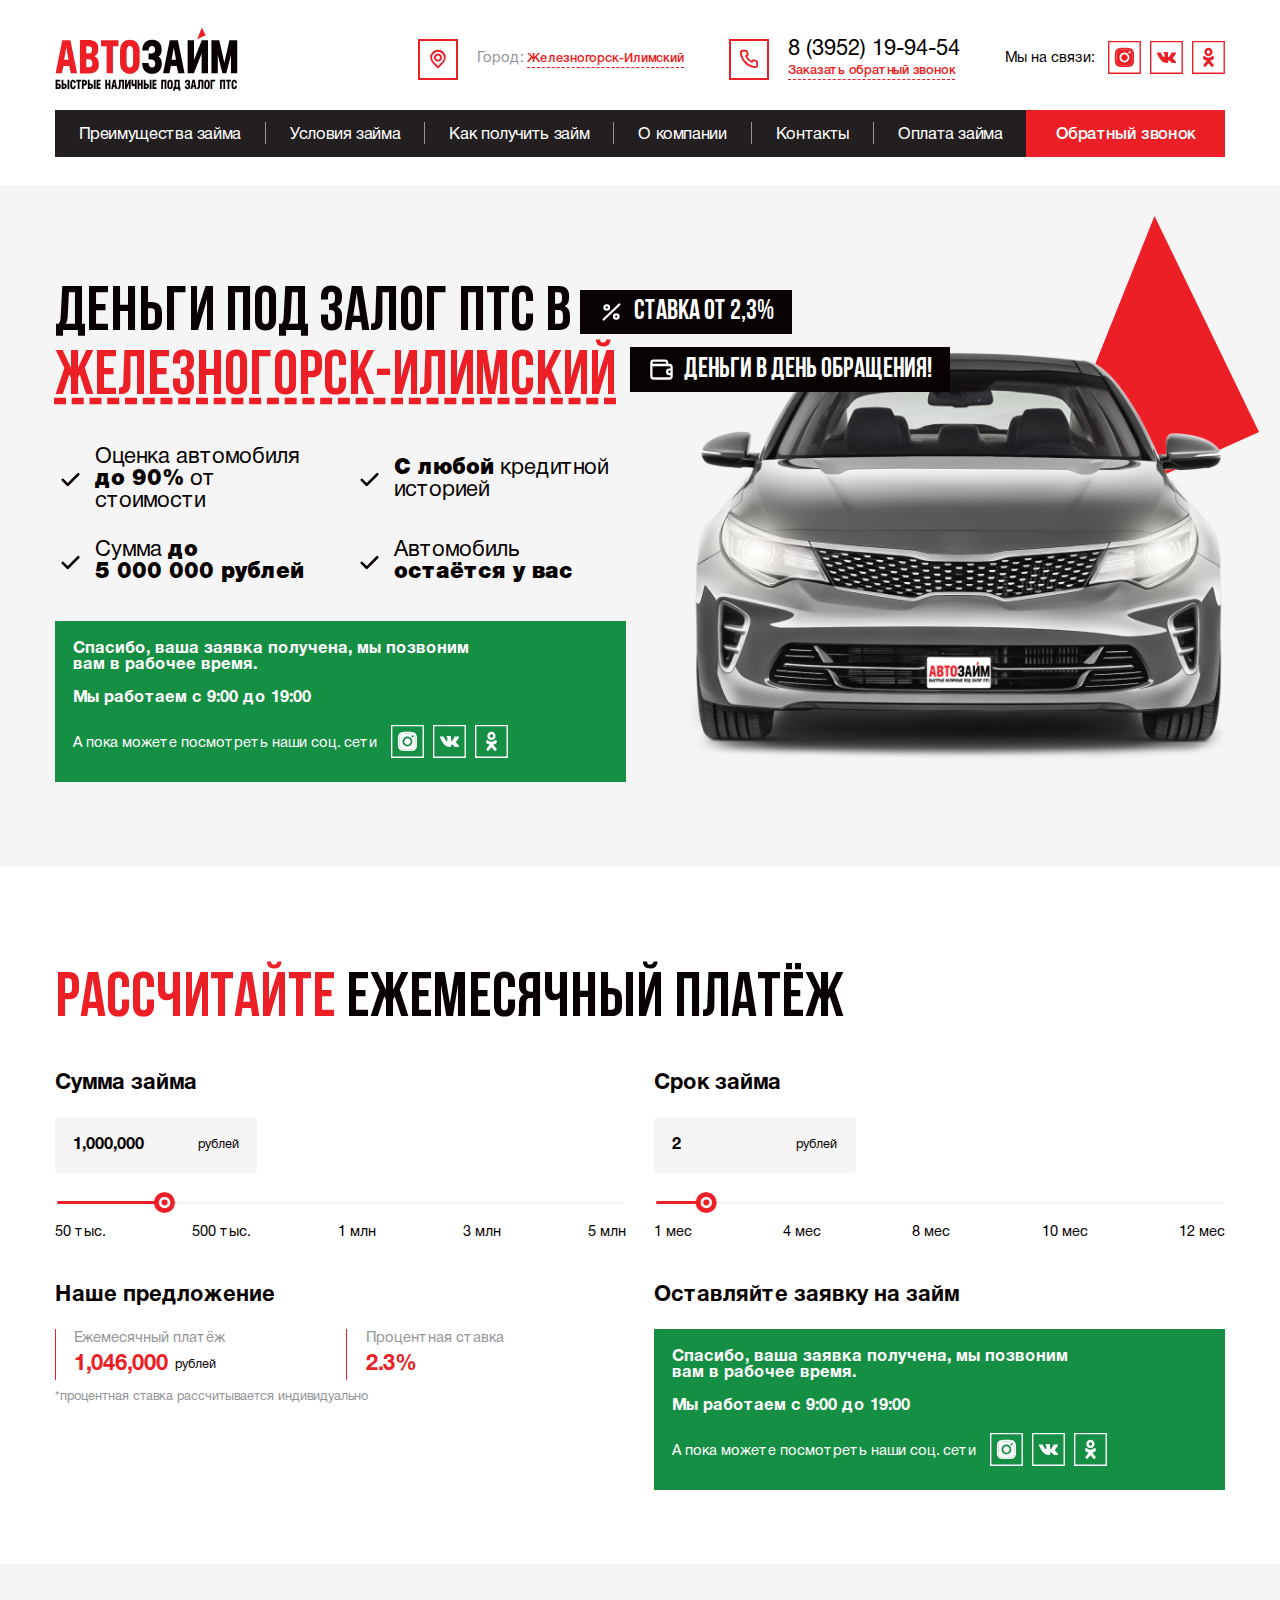
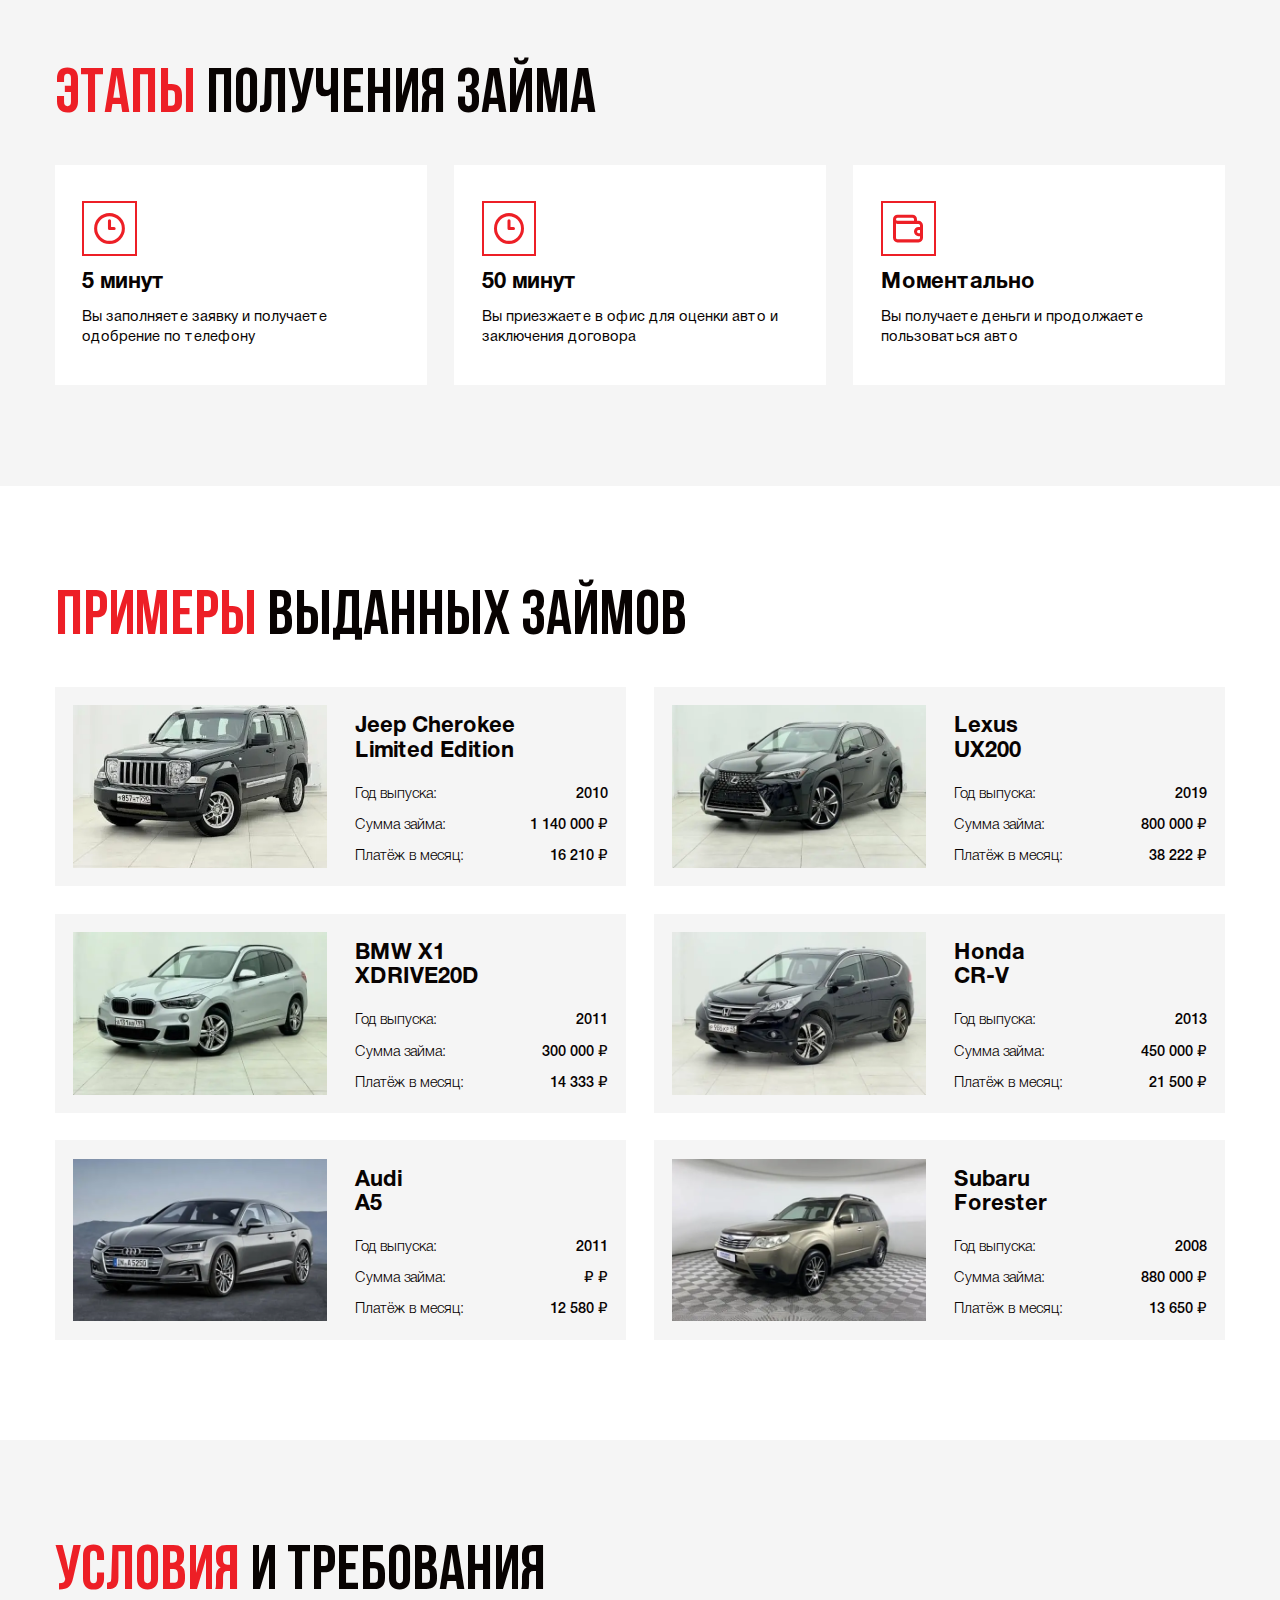
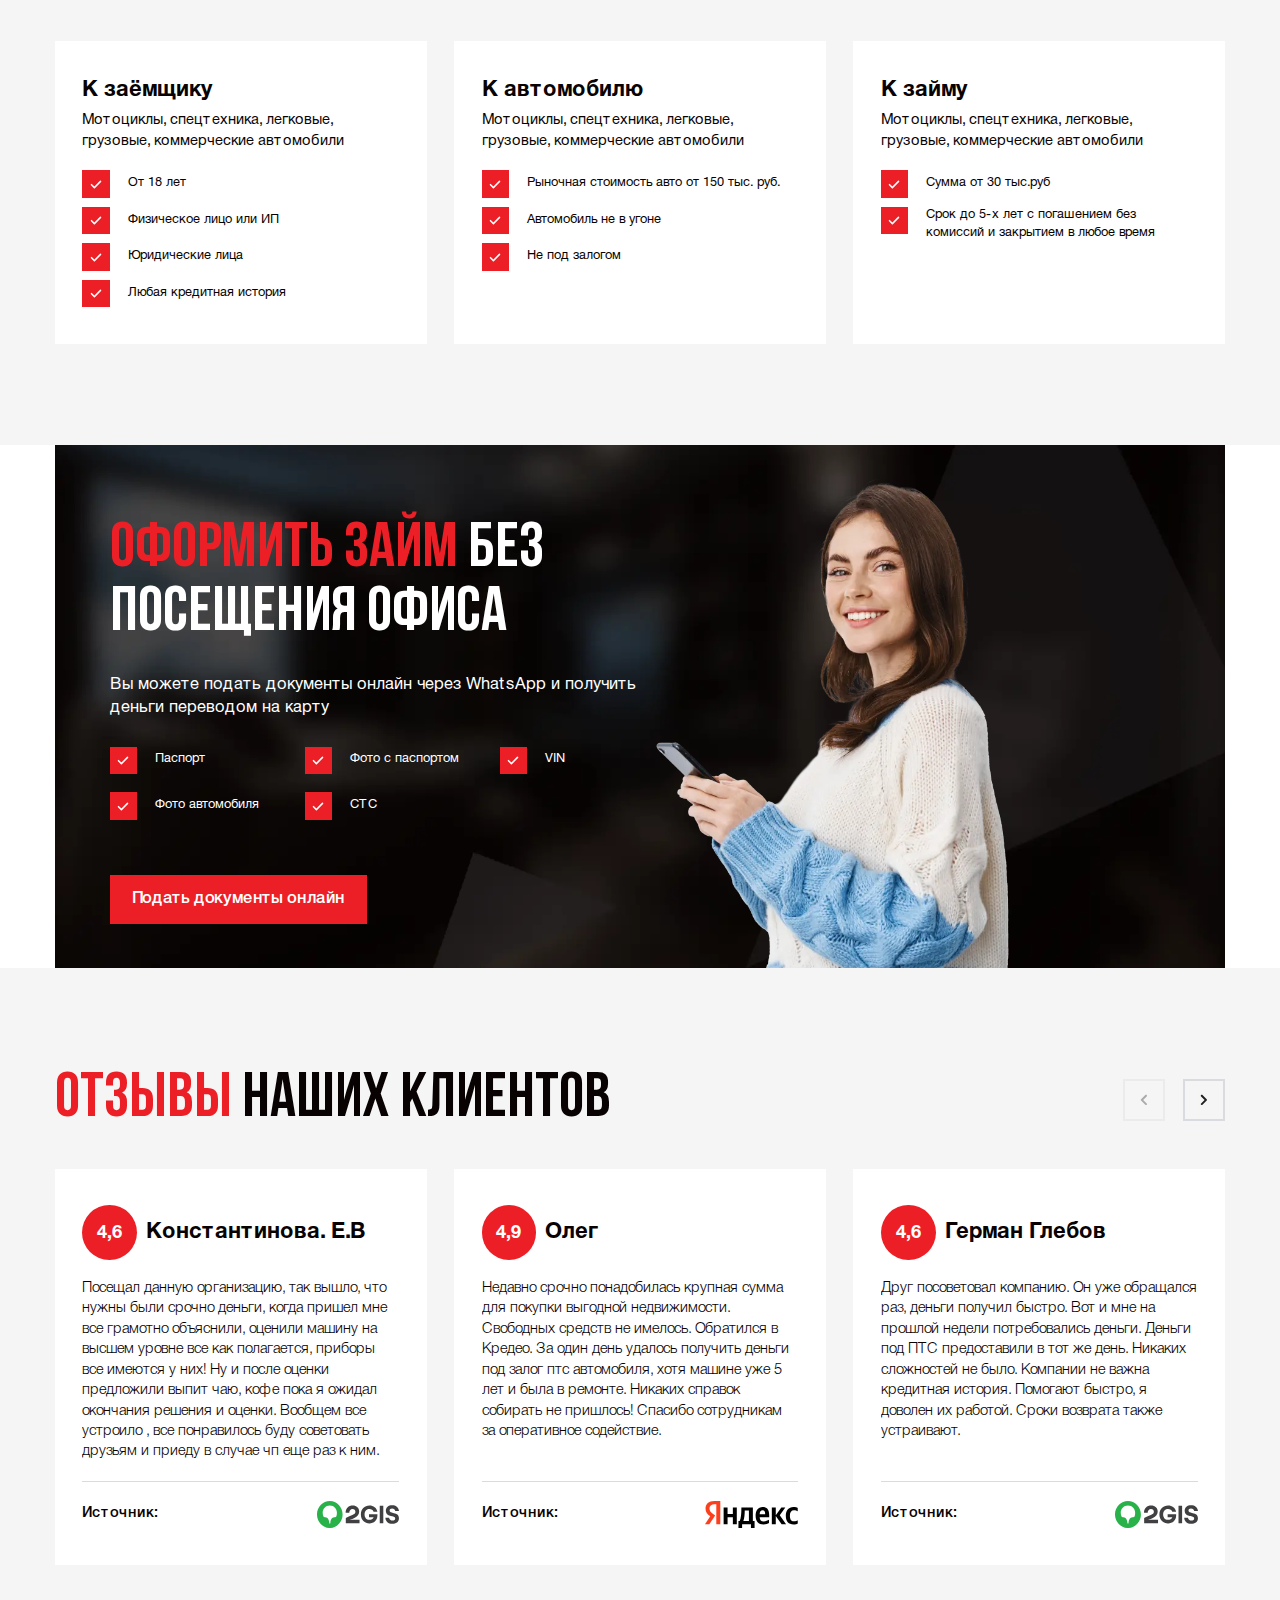
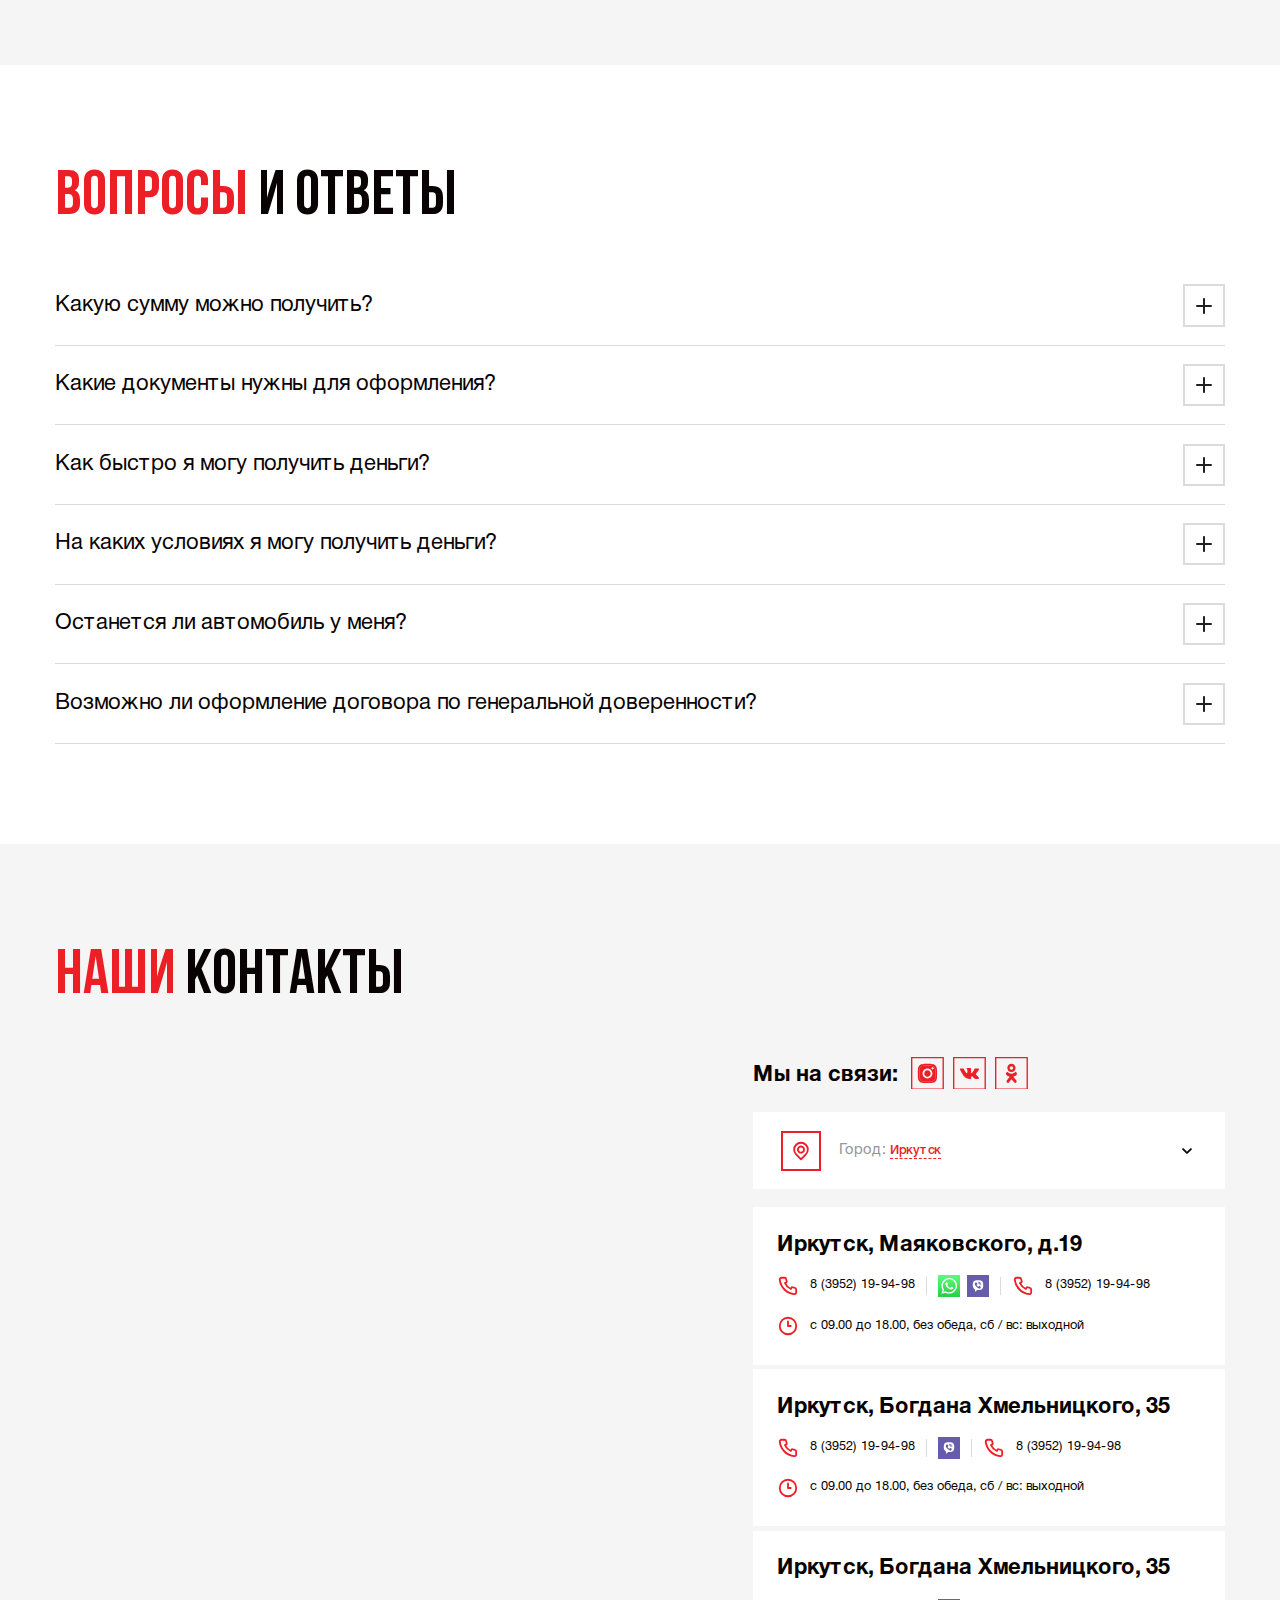
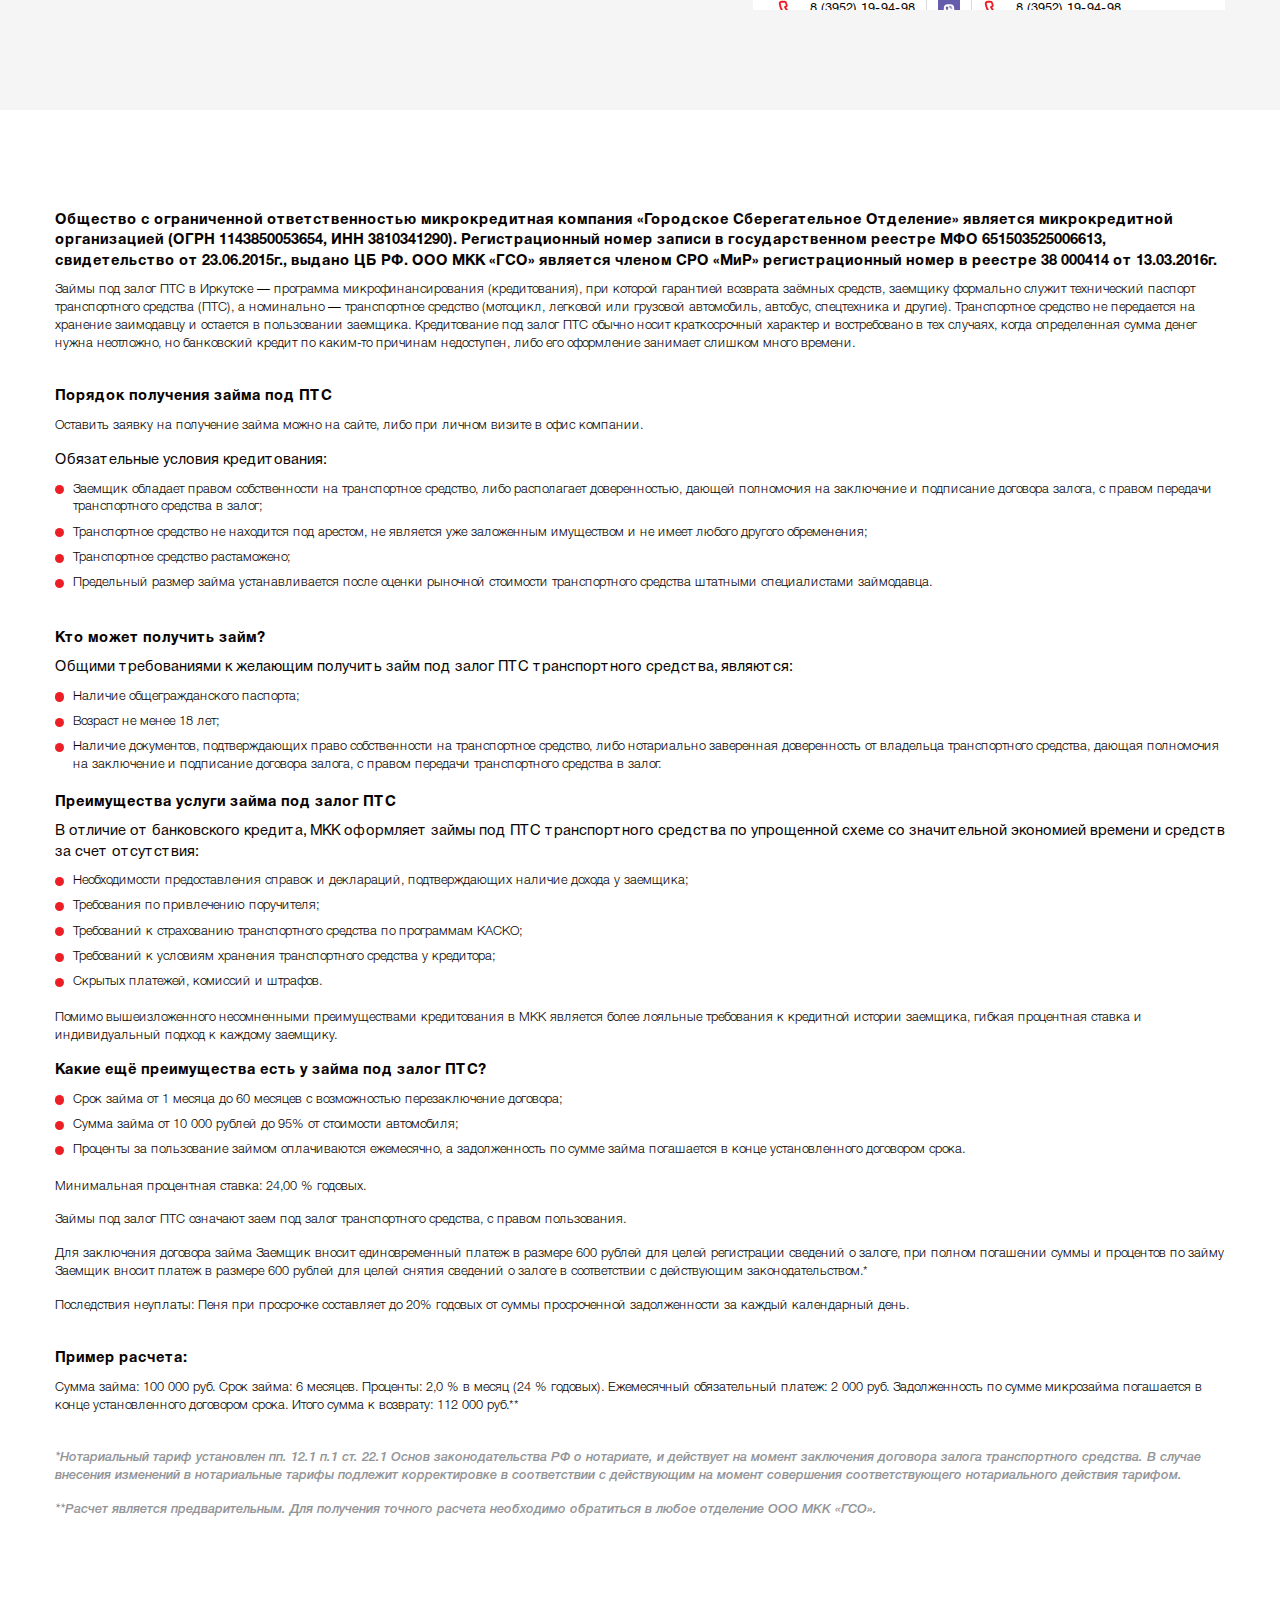
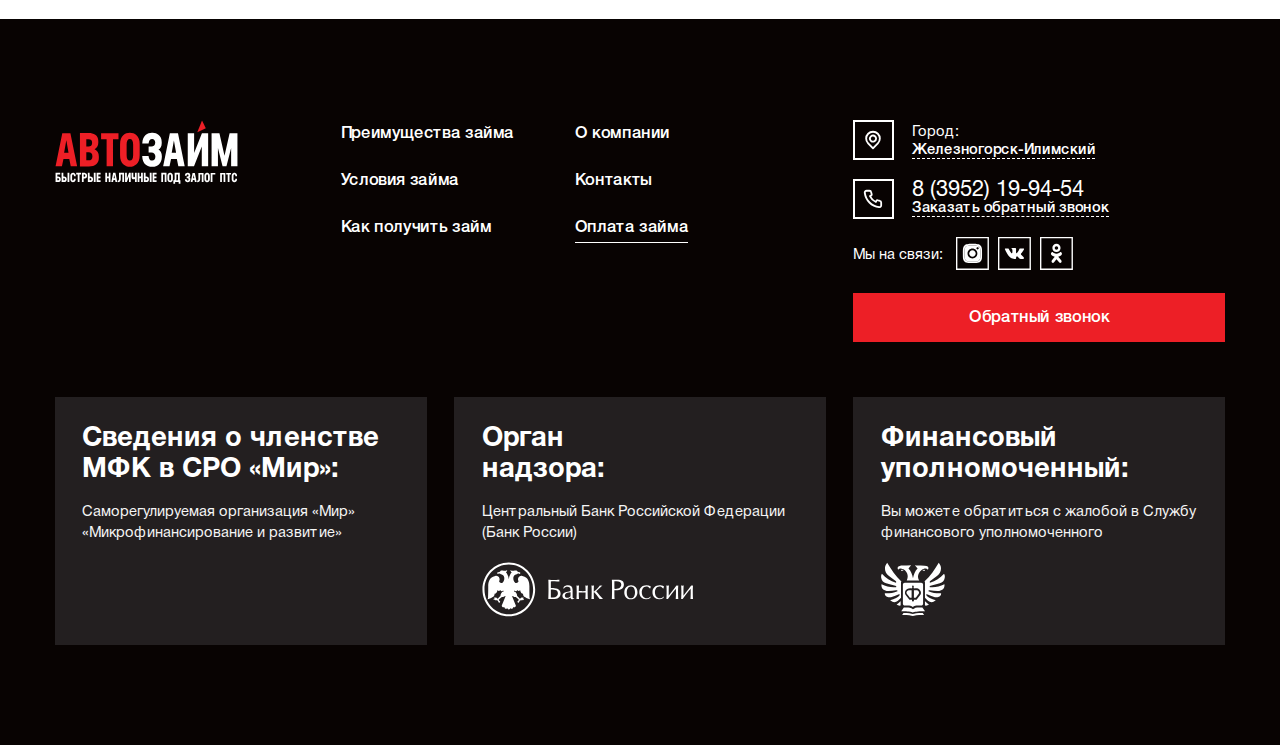
<file: index2.html>
<!DOCTYPE html>
<html lang="ru">

<head>
    <meta charset="UTF-8">
    <meta name="viewport" content="width=device-width, initial-scale=1.0">
    <meta name="description" content="">
    <meta name="keywords" content="">
    <link rel="stylesheet" href="css/libs.min.css">
    <link rel="stylesheet" href="css/style.min.css">
    <script src="https://api-maps.yandex.ru/2.1/?lang=ru_RU&amp;apikey=9133eb49-3a97-4b2d-90be-6b80a97a5036" type="text/javascript"></script>
    <title>Главная</title>
</head>


<body class="m-page">
    <div class="wrapper">
        <header class="header">
            <div class="container">
                <div class="header__top">
                    <div class="header__mob">
                        <a href="" class="header__logo">
                            <svg width="200" height="70" viewBox="0 0 200 70" fill="none" xmlns="http://www.w3.org/2000/svg">
                                <g clip-path="url(#clip0_1_252)">
                                    <path d="M85.4019 38.215V26.8044C85.4019 22.7221 84.2056 20.6841 81.8131 20.6841C79.4206 20.6841 78.2804 22.7221 78.2804 26.8044V38.215C78.2804 42.3283 79.4579 44.3849 81.8131 44.3849C84.1682 44.3849 85.4019 42.3283 85.4019 38.215ZM71.109 38.5805V26.4947C71.109 24.215 71.4206 22.2265 72.0436 20.5292C72.6667 18.838 73.5078 17.531 74.567 16.6142C75.6262 15.6973 76.7477 15.0221 77.9439 14.5885C79.1402 14.1549 80.4299 13.938 81.8131 13.938C83.1963 13.938 84.4486 14.1425 85.6573 14.5637C86.8723 14.9788 88.0062 15.6416 89.0592 16.5584C90.1184 17.4752 90.9657 18.7761 91.6075 20.4734C92.2492 22.1646 92.567 24.1717 92.567 26.4885V38.5743C92.567 40.8911 92.2492 42.8982 91.6075 44.5894C90.9657 46.2867 90.1184 47.5876 89.0592 48.5044C88 49.4212 86.866 50.0841 85.6573 50.4991C84.4424 50.9142 83.1589 51.1186 81.8131 51.1186C80.4673 51.1186 79.134 50.9018 77.9439 50.4681C76.7477 50.0345 75.6199 49.3593 74.567 48.4487C73.5078 47.5319 72.6729 46.2248 72.0436 44.5336C71.4206 42.8425 71.109 40.854 71.109 38.5681M69.3956 14.4027V21.1425H63.3645V50.7035H56.3988V21.1425H50.3676V14.4027H69.3956ZM40.8598 39.869V39.5593C40.8598 38.1779 40.4984 37.131 39.7695 36.4186C39.0405 35.7124 38.0685 35.3531 36.8598 35.3531H34.2118V44.1186H36.8598C38.0748 44.1186 39.0405 43.7717 39.7695 43.0841C40.4984 42.3903 40.8598 41.3186 40.8598 39.869ZM40.5483 25.1381V24.8779C40.5483 23.5274 40.1931 22.5549 39.4829 21.9478C38.7726 21.3407 37.8816 21.0372 36.8037 21.0372H34.2056V28.9726H36.8037C37.8442 28.9726 38.729 28.669 39.4579 28.0619C40.1869 27.4549 40.5483 26.4823 40.5483 25.1319M27.2399 14.2416H36.9096C38.2243 14.2416 39.4829 14.4027 40.6791 14.7372C41.8754 15.0655 42.9844 15.5611 44.0062 16.2177C45.028 16.8743 45.8318 17.7726 46.4237 18.9124C47.0156 20.0522 47.3084 21.3841 47.3084 22.908V24.9832C47.3084 28.1982 45.9564 30.5336 43.2523 31.9832C46.3676 33.4699 47.9315 36.0779 47.9315 39.8133V41.5788C47.9315 44.5522 46.9595 46.8319 45.0218 48.4239C43.0841 50.0159 40.4112 50.8088 37.0156 50.8088H27.2461V14.2478L27.2399 14.2416ZM9.9813 35.7124H14.7663L12.3738 22.2823L9.9813 35.7124ZM17.2087 50.6973L15.595 42.6566H9.25233L7.58878 50.6973H0.623047L7.95015 14.3965H16.8411L24.1682 50.6973H17.2025H17.2087Z" fill="#ED1F26" />
                                    <path d="M190.816 14.415H199.396V50.7159H192.48V30.5398L187.383 50.7159H183.121L178.081 30.5398V50.7159H171.115V14.415H179.695L185.258 38.9956L190.822 14.415H190.816ZM160.567 14.415H167.377V50.7159H160.411V28.985L151.938 50.7159H145.078V14.415H152.044V36.146L160.567 14.415ZM127.558 35.731H132.336L129.944 22.3009L127.551 35.731H127.558ZM134.785 50.7221L133.171 42.6814H126.829L125.165 50.7221H118.199L125.526 14.4212H134.417L141.744 50.7221H134.779H134.785ZM105.888 13.9504H106.822C108 13.9876 109.128 14.192 110.199 14.5761C111.271 14.954 112.305 15.5301 113.29 16.2858C114.28 17.0478 115.072 18.1257 115.682 19.5257C116.287 20.9257 116.611 22.5611 116.642 24.4257V25.3053C116.642 26.9965 116.293 28.4894 115.601 29.7655C114.91 31.0478 114.056 31.9089 113.053 32.3611C114.125 32.8133 115.022 33.6929 115.732 35.0062C116.442 36.3195 116.797 37.8558 116.797 39.6212V40.2469C116.76 42.1487 116.461 43.815 115.888 45.2522C115.315 46.6894 114.536 47.8168 113.545 48.6469C112.554 49.477 111.501 50.0903 110.374 50.4867C109.246 50.8832 108.025 51.1 106.71 51.1372H105.882C104.567 51.1372 103.333 50.9327 102.193 50.5177C101.053 50.1027 99.9563 49.4708 98.922 48.6221C97.8815 47.7735 97.0404 46.5717 96.3987 45.0168C95.7569 43.4619 95.4018 41.6283 95.3333 39.5221V39.2619H102.249C102.386 40.9221 102.797 42.192 103.47 43.0717C104.143 43.9513 105.003 44.3912 106.044 44.3912H106.355C107.327 44.323 108.125 43.8956 108.748 43.1212C109.371 42.3407 109.682 41.3681 109.682 40.1912V39.9867C109.682 38.6363 109.308 37.5832 108.567 36.8212C107.825 36.0593 106.704 35.6814 105.215 35.6814H102.305V29.0965H105.215C106.604 29.0965 107.663 28.731 108.411 28.0062C109.159 27.2814 109.526 26.2593 109.526 24.946V24.6858C109.526 23.577 109.209 22.654 108.567 21.9106C107.925 21.1673 107.19 20.7584 106.355 20.6903H106.044C105.04 20.6903 104.206 21.1115 103.551 21.9602C102.891 22.8088 102.48 24.0416 102.305 25.6708H95.3395L95.3893 25.3611C95.4953 23.2858 95.8628 21.4894 96.5046 19.9655C97.1463 18.4416 97.975 17.2584 98.9968 16.4159C100.019 15.5673 101.103 14.9478 102.243 14.5513C103.389 14.1549 104.598 13.9566 105.882 13.9566" fill="#080302" />
                                    <path d="M193.115 64.5611V61.2036C193.115 60.5718 193.196 60.0142 193.371 59.5434C193.539 59.0726 193.769 58.7072 194.062 58.4532C194.355 58.1992 194.673 58.0133 195.009 57.8895C195.346 57.7718 195.707 57.7098 196.093 57.7098C196.461 57.7098 196.804 57.7656 197.134 57.8833C197.458 58.001 197.769 58.1806 198.05 58.4346C198.336 58.6824 198.561 59.0355 198.729 59.4939C198.897 59.9523 198.984 60.4974 198.997 61.1293V61.4142H197.059V61.1541C197.022 60.1072 196.698 59.5806 196.093 59.5806C195.427 59.5806 195.096 60.1505 195.096 61.2841V64.4558C195.096 65.6018 195.427 66.1718 196.093 66.1718C196.698 66.1718 197.022 65.639 197.059 64.5735V64.3319H198.997V64.6355C198.984 65.2673 198.897 65.8125 198.729 66.2709C198.561 66.7293 198.336 67.0824 198.05 67.3302C197.763 67.578 197.458 67.7638 197.134 67.8753C196.804 67.993 196.461 68.0488 196.093 68.0488C195.707 68.0488 195.346 67.9868 195.009 67.8691C194.673 67.7514 194.355 67.5594 194.062 67.3054C193.769 67.0514 193.539 66.6859 193.371 66.2151C193.202 65.7443 193.115 65.193 193.115 64.5549M192.392 57.8399V59.7107H190.716V67.9248H188.779V59.7107H187.103V57.8399H192.392ZM180.486 57.8399H186.149V67.9311H184.23V59.7169H182.424V67.9311H180.486V57.8399ZM175.215 57.8399V59.7107H172.062V67.9248H170.124V57.8337H175.209L175.215 57.8399ZM167.24 64.4558V61.2841C167.24 60.1505 166.91 59.5806 166.243 59.5806C165.576 59.5806 165.258 60.1505 165.258 61.2841V64.4558C165.258 65.6018 165.589 66.1718 166.243 66.1718C166.897 66.1718 167.24 65.6018 167.24 64.4558ZM163.265 64.5549V61.1974C163.265 60.5656 163.352 60.008 163.526 59.5372C163.701 59.0664 163.931 58.701 164.224 58.447C164.517 58.193 164.829 58.0072 165.165 57.8833C165.495 57.7656 165.857 57.7036 166.243 57.7036C166.629 57.7036 166.978 57.7594 167.315 57.8771C167.651 57.9948 167.969 58.1744 168.262 58.4346C168.554 58.6886 168.791 59.0541 168.972 59.5249C169.153 59.9956 169.24 60.5532 169.24 61.1974V64.5549C169.24 65.1992 169.153 65.7567 168.972 66.2275C168.791 66.6983 168.561 67.0638 168.262 67.3178C167.969 67.5718 167.651 67.7576 167.315 67.8753C166.978 67.993 166.623 68.0488 166.243 68.0488C165.863 68.0488 165.501 67.9868 165.165 67.8691C164.835 67.7514 164.517 67.5594 164.224 67.3054C163.931 67.0514 163.695 66.6859 163.526 66.2151C163.352 65.7443 163.265 65.193 163.265 64.5549ZM156.716 57.8399H162.324V67.9311H160.386V59.7169H158.654V64.5611C158.654 65.193 158.567 65.7443 158.399 66.2151C158.23 66.6797 158.006 67.0452 157.726 67.3054C157.445 67.5656 157.146 67.7514 156.822 67.8753C156.498 67.993 156.156 68.0549 155.788 68.0549H155.396V66.1841C156.274 66.1841 156.71 65.6142 156.71 64.4682V57.8523L156.716 57.8399ZM150.91 63.762H152.237L151.57 60.0266L150.903 63.762H150.91ZM152.916 67.9311L152.467 65.6948H150.704L150.243 67.9311H148.305L150.343 57.8399H152.816L154.853 67.9311H152.916ZM144.885 57.7098H145.146C145.477 57.7222 145.788 57.778 146.087 57.8833C146.386 57.9886 146.673 58.1496 146.947 58.3603C147.221 58.5709 147.445 58.8744 147.614 59.2585C147.782 59.6488 147.869 60.101 147.882 60.6213V60.8629C147.882 61.3337 147.788 61.7487 147.595 62.1018C147.402 62.4611 147.165 62.6965 146.885 62.8204C147.184 62.9443 147.433 63.1921 147.626 63.5576C147.825 63.9231 147.925 64.3505 147.925 64.8399V65.0133C147.913 65.5399 147.832 66.0045 147.67 66.4072C147.508 66.8036 147.296 67.1195 147.022 67.3487C146.748 67.578 146.455 67.7514 146.137 67.8567C145.825 67.9682 145.483 68.0302 145.115 68.0364H144.885C144.517 68.0364 144.174 67.9806 143.857 67.8629C143.539 67.7452 143.234 67.5718 142.947 67.3364C142.66 67.101 142.424 66.7664 142.249 66.3328C142.068 65.8992 141.975 65.3912 141.95 64.8027V64.7346H143.869C143.906 65.193 144.019 65.5461 144.212 65.7939C144.399 66.0417 144.635 66.1594 144.928 66.1594H145.015C145.283 66.1408 145.508 66.0231 145.682 65.8063C145.857 65.5895 145.944 65.3169 145.944 64.9886V64.9328C145.944 64.5549 145.838 64.2638 145.632 64.0532C145.427 63.8425 145.115 63.7372 144.698 63.7372H143.888V61.9036H144.698C145.084 61.9036 145.383 61.8045 145.589 61.6001C145.794 61.3957 145.9 61.1169 145.9 60.7514V60.6771C145.9 60.3673 145.813 60.1134 145.632 59.9089C145.452 59.7045 145.252 59.593 145.022 59.5682H144.934C144.654 59.5682 144.424 59.6859 144.243 59.9213C144.062 60.1567 143.944 60.4974 143.894 60.9496H141.956L141.969 60.8629C142 60.2868 142.1 59.785 142.28 59.3638C142.461 58.9426 142.691 58.6142 142.972 58.3726C143.258 58.1372 143.558 57.9638 143.875 57.8523C144.193 57.7408 144.529 57.685 144.885 57.685M132.243 66.0355H134.424V59.6921H132.691V64.4496C132.691 65.1001 132.542 65.6328 132.243 66.0355ZM136.361 66.0355H137.084V69.6408H135.146V67.9125H131.29V69.6408H129.352V66.0355H129.713C130.405 65.9178 130.754 65.3603 130.754 64.3505V57.8213H136.361V66.0355ZM126.841 64.4372V61.2656C126.841 60.1319 126.511 59.562 125.844 59.562C125.177 59.562 124.86 60.1319 124.86 61.2656V64.4372C124.86 65.5833 125.19 66.1532 125.844 66.1532C126.498 66.1532 126.841 65.5833 126.841 64.4372ZM122.866 64.5364V61.1788C122.866 60.547 122.953 59.9895 123.128 59.5187C123.302 59.0479 123.533 58.6824 123.825 58.4284C124.118 58.1744 124.43 57.9886 124.766 57.8647C125.096 57.747 125.458 57.685 125.844 57.685C126.23 57.685 126.573 57.7408 126.916 57.8585C127.252 57.9762 127.57 58.1558 127.863 58.416C128.156 58.67 128.392 59.0355 128.573 59.5063C128.754 59.9771 128.841 60.5346 128.841 61.1788V64.5364C128.841 65.1806 128.754 65.7381 128.573 66.2089C128.392 66.6797 128.162 67.0452 127.863 67.2992C127.57 67.5532 127.252 67.739 126.916 67.8567C126.579 67.9744 126.224 68.0302 125.844 68.0302C125.464 68.0302 125.103 67.9682 124.766 67.8505C124.436 67.7328 124.118 67.5408 123.825 67.2868C123.533 67.0328 123.296 66.6673 123.128 66.1965C122.953 65.7257 122.866 65.1744 122.866 64.5364ZM116.162 57.8213H121.825V67.9125H119.906V59.6983H118.1V67.9125H116.162V57.8213ZM111.022 59.6921H108.579V61.8664H110.878V63.7372H108.579V66.0293H111.022V67.9001H106.642V57.8089H111.022V59.6797V59.6921ZM98.9968 65.9488H99.6884C100.062 65.9488 100.349 65.862 100.548 65.6824C100.748 65.5027 100.847 65.2487 100.847 64.9142V64.8709C100.847 64.5364 100.748 64.2762 100.542 64.0903C100.343 63.9045 100.056 63.8178 99.6884 63.8178H98.9968V65.9549V65.9488ZM103.576 57.8213H105.57V67.9125H103.576V57.8213ZM98.9968 57.7903V61.8417H99.6323C101.695 61.916 102.729 62.9133 102.741 64.8275V64.9266C102.741 65.8806 102.467 66.6178 101.919 67.1443C101.371 67.6709 100.523 67.9372 99.3768 67.9372H97.0653V57.7903H99.003H98.9968ZM94.056 57.8213H95.975V67.9125H94.056V63.7434H92.2491V67.9125H90.3114V57.8213H92.2491V61.8726H94.056V57.8213ZM87.3955 57.8213H89.3332V67.9125H87.3955V64.1957C87.0965 64.5797 86.6292 64.7718 85.9937 64.7718C84.4298 64.7718 83.651 63.9231 83.651 62.2319V57.8213H85.5887V60.8939C85.5887 61.6063 85.6572 62.0895 85.8005 62.3496C85.9376 62.6098 86.1681 62.7399 86.4859 62.7399C86.8036 62.7399 87.0217 62.6346 87.1712 62.4178C87.3208 62.201 87.3955 61.7983 87.3955 61.216V57.8275V57.8213ZM80.8909 57.8213H82.7849V67.9125H80.8472V61.8726L78.4921 67.9125H76.5856V57.8213H78.5232V63.8611L80.8909 57.8213ZM69.9251 57.8213H75.5326V67.9125H73.5949V59.6983H71.8628V64.5426C71.8628 65.1744 71.7818 65.7257 71.6136 66.1965C71.4454 66.6611 71.2211 67.0266 70.9407 67.2868C70.6603 67.547 70.3613 67.7328 70.0373 67.8567C69.7133 67.9744 69.3706 68.0364 69.003 68.0364H68.6105V66.1656C69.489 66.1656 69.9251 65.5956 69.9251 64.4496V57.8337V57.8213ZM64.1183 63.7434H65.4454L64.7787 60.008L64.112 63.7434H64.1183ZM66.1245 67.9125L65.6759 65.6762H63.9127L63.4516 67.9125H61.5139L63.5513 57.8213H66.0248L68.0622 67.9125H66.1245ZM58.7289 57.8213H60.6479V67.9125H58.7289V63.7434H56.922V67.9125H54.9843V57.8213H56.922V61.8726H58.7289V57.8213ZM49.8441 59.6921H47.4018V61.8664H49.7008V63.7372H47.4018V66.0293H49.8441V67.9001H45.4641V57.8089H49.8441V59.6797V59.6921ZM37.8254 65.9488H38.517C38.8909 65.9488 39.1775 65.862 39.3768 65.6824C39.5762 65.5027 39.6759 65.2487 39.6759 64.9142V64.8709C39.6759 64.5364 39.5762 64.2762 39.3706 64.0903C39.1712 63.9045 38.8846 63.8178 38.517 63.8178H37.8254V65.9549V65.9488ZM42.4049 57.8213H44.3986V67.9125H42.4049V57.8213ZM37.8254 57.7903V61.8417H38.4609C40.5233 61.916 41.5575 62.9133 41.57 64.8275V64.9266C41.57 65.8806 41.2958 66.6178 40.7476 67.1443C40.1993 67.6709 39.3519 67.9372 38.2055 67.9372H35.894V57.7903H37.8317H37.8254ZM33.1027 61.0178V60.8753C33.1027 60.4541 33.003 60.1443 32.7974 59.9585C32.598 59.7726 32.3426 59.6797 32.031 59.6797H31.3395V62.201H32.031C32.3301 62.201 32.5793 62.108 32.7912 61.9222C32.9968 61.7364 33.1027 61.4328 33.1027 61.024M29.4018 57.8213H31.7257C32.1432 57.8213 32.5295 57.8647 32.8971 57.9576C33.2647 58.0505 33.6074 58.193 33.9314 58.3974C34.2553 58.6018 34.5108 58.893 34.7039 59.2709C34.8971 59.6487 34.9905 60.101 34.9905 60.6213V61.2841C34.9905 61.7673 34.9033 62.1886 34.7289 62.5541C34.5544 62.9195 34.3176 63.2045 34.0186 63.4151C33.7195 63.6195 33.4018 63.7806 33.0591 63.8859C32.7164 63.9912 32.3488 64.0532 31.9563 64.0718H31.3332V67.9187H29.3955V57.8275L29.4018 57.8213ZM28.4609 57.8213V59.6921H26.7849V67.9063H24.8472V59.6921H23.1712V57.8213H28.4609ZM16.7413 64.5364V61.1788C16.7413 60.547 16.8285 59.9895 16.9905 59.5187C17.1588 59.0479 17.3893 58.6824 17.6821 58.4284C17.975 58.1744 18.2927 57.9886 18.6292 57.8647C18.9656 57.747 19.327 57.685 19.7133 57.685C20.0996 57.685 20.4236 57.7408 20.7538 57.8585C21.084 57.9762 21.3893 58.1558 21.6697 58.4098C21.9563 58.6576 22.1806 59.0107 22.3488 59.4691C22.517 59.9275 22.6042 60.4726 22.6167 61.1045V61.3895H20.679V61.1293C20.6416 60.0824 20.3176 59.5558 19.7133 59.5558C19.0466 59.5558 18.7164 60.1257 18.7164 61.2594V64.431C18.7164 65.5771 19.0466 66.147 19.7133 66.147C20.3176 66.147 20.6416 65.6142 20.679 64.5487V64.3072H22.6167V64.6107C22.6042 65.2426 22.517 65.7877 22.3488 66.2461C22.1806 66.7045 21.9563 67.0576 21.6697 67.3054C21.3831 67.5532 21.0778 67.739 20.7538 67.8505C20.4236 67.9682 20.0809 68.024 19.7133 68.024C19.327 68.024 18.9656 67.962 18.6292 67.8443C18.2927 67.7266 17.975 67.5346 17.6821 67.2806C17.3893 67.0266 17.1588 66.6611 16.9905 66.1903C16.8223 65.7195 16.7413 65.1682 16.7413 64.5302M9.10892 65.9426H9.80051C10.1743 65.9426 10.4609 65.8558 10.6603 65.6762C10.8597 65.4965 10.9594 65.2426 10.9594 64.908V64.8647C10.9594 64.5302 10.8597 64.27 10.6541 64.0841C10.4547 63.8983 10.1681 63.8116 9.80051 63.8116H9.10892V65.9488V65.9426ZM13.6884 57.8151H15.6821V67.9063H13.6884V57.8151ZM9.10892 57.7841V61.8355H9.74443C11.8067 61.9098 12.841 62.9072 12.8535 64.8213V64.9204C12.8535 65.8744 12.5793 66.6116 12.031 67.1381C11.4827 67.6647 10.6354 67.9311 9.48898 67.9311H7.17745V57.7841H9.11515H9.10892ZM3.32699 63.8116H2.54817V65.9611H3.32699C3.68213 65.9611 3.9625 65.8744 4.15565 65.7072C4.35502 65.5399 4.45471 65.2983 4.46717 64.9762L4.47964 64.8585C4.47964 64.524 4.37995 64.2638 4.17434 64.078C3.96873 63.8921 3.68836 63.8054 3.32076 63.8054M0.604248 57.7656H5.68836V59.6549H2.54194V61.8293H3.22107C5.31453 61.8974 6.35502 62.901 6.35502 64.8399V65.001C6.33633 66.9151 5.26468 67.8877 3.13384 67.9248H0.604248V57.7594V57.7656Z" fill="#080302" />
                                    <path d="M160.667 0.520355L164.841 9.13098L155.533 13.3186L160.667 0.520355Z" fill="#ED1F26" />
                                </g>
                                <defs>
                                    <clipPath id="clip0_1_252">
                                        <rect width="200" height="70" fill="white" />
                                    </clipPath>
                                </defs>
                            </svg>
                        </a>
                        <div class="header__desc">
                            <div class="text14">
                                Быстрые наличные под залог ПТС
                            </div>
                        </div>

                        <button class="burger">
                            <img class="_view1" src="img/burger.svg" alt="">
                            <img class="_view2" src="img/burger2.svg" alt="">
                        </button>
                    </div>

                    <div class="header-contacts">
                        <div class="header-contacts__address">
                            <span class="header-contacts__address-icon">
                    <img src="img/marker.svg" alt="">
                </span>
                            <span class="header-contacts__address-title text16">Город:</span>
                            <span class="header-contacts__address-city text14" data-modal="cityModal">Железногорск-Илимский</span>
                        </div>
                        <div class="header-contacts__phone">
                            <span class="header-contacts__phone-icon">
                    <img src="img/phone.svg" alt="">
                </span>
                            <div class="header-contacts__phone-content">
                                <a href="" class="header-contacts__phone-tel text24">
                                    8 (3952) 19-94-54
                                </a>
                                <button class="header-contacts__phone-btn text14">
                                    Заказать обратный звонок
                                </button>
                            </div>
                        </div>
                        <div class="socials">
                            <div class="text16">Мы на связи:</div>
                            <div class="socials__items">
                                <a href="" class="socials__item">
                                    <svg width="36" height="36" viewBox="0 0 36 36" fill="none" xmlns="http://www.w3.org/2000/svg">
                                        <path fill-rule="evenodd" clip-rule="evenodd" d="M17.059 9.39219C17.2419 9.3919 17.4387 9.39199 17.651 9.39208C17.7632 9.39214 17.8798 9.39219 18.001 9.39219C20.8045 9.39219 21.1368 9.40225 22.2439 9.45256C23.2677 9.49938 23.8233 9.67044 24.1934 9.81416C24.6834 10.0045 25.0328 10.232 25.4001 10.5995C25.7676 10.967 25.9951 11.317 26.1858 11.807C26.3295 12.1767 26.5008 12.7323 26.5474 13.756C26.5977 14.8629 26.6087 15.1954 26.6087 17.9976C26.6087 20.7998 26.5977 21.1323 26.5474 22.2392C26.5006 23.2629 26.3295 23.8185 26.1858 24.1882C25.9955 24.6782 25.7676 25.0271 25.4001 25.3944C25.0326 25.7619 24.6836 25.9894 24.1934 26.1797C23.8237 26.3241 23.2677 26.4947 22.2439 26.5415C21.137 26.5918 20.8045 26.6028 18.001 26.6028C15.1972 26.6028 14.865 26.5918 13.7581 26.5415C12.7343 26.4943 12.1787 26.3232 11.8083 26.1795C11.3183 25.9892 10.9683 25.7617 10.6008 25.3942C10.2333 25.0267 10.0058 24.6776 9.81506 24.1873C9.67134 23.8177 9.50005 23.262 9.45346 22.2383C9.40314 21.1314 9.39308 20.7989 9.39308 17.995C9.39308 15.191 9.40314 14.8603 9.45346 13.7534C9.50027 12.7297 9.67134 12.174 9.81506 11.8039C10.0054 11.3139 10.2333 10.9639 10.6008 10.5964C10.9683 10.2289 11.3183 10.0014 11.8083 9.81066C12.1785 9.66628 12.7343 9.49566 13.7581 9.44863C14.7267 9.40488 15.1021 9.39175 17.059 9.38956V9.39219ZM22.3458 12.3952C22.3458 11.6993 22.9102 11.1356 23.6059 11.1356C24.3015 11.1356 24.8659 11.6996 24.8659 12.3952C24.8659 13.0908 24.3015 13.6552 23.6059 13.6552C22.9102 13.6552 22.3458 13.0908 22.3458 12.3952ZM12.6087 18C12.6087 15.0222 15.0231 12.6078 18.001 12.6078C20.9789 12.6078 23.3924 15.0222 23.3924 18C23.3924 20.9778 20.9789 23.3911 18.001 23.3911C15.0231 23.3911 12.6087 20.9778 12.6087 18Z" fill="#ED1F26" />
                                        <path fill-rule="evenodd" clip-rule="evenodd" d="M18.001 7.5C15.1493 7.5 14.7915 7.51247 13.6714 7.56344C12.5536 7.61463 11.7906 7.79159 11.123 8.05125C10.4324 8.31944 9.84656 8.67819 9.26292 9.26203C8.67886 9.84566 8.3201 10.4315 8.05104 11.1218C7.79072 11.7897 7.61353 12.5529 7.56322 13.6703C7.51313 14.7903 7.5 15.1484 7.5 18C7.5 20.8516 7.51269 21.2084 7.56344 22.3284C7.61485 23.4462 7.79182 24.2092 8.05126 24.8768C8.31966 25.5674 8.67842 26.1532 9.26227 26.7369C9.84568 27.3209 10.4315 27.6806 11.1217 27.9487C11.7897 28.2084 12.553 28.3854 13.6706 28.4366C14.7906 28.4875 15.1482 28.5 17.9997 28.5C20.8515 28.5 21.2083 28.4875 22.3283 28.4366C23.4462 28.3854 24.2101 28.2084 24.8781 27.9487C25.5685 27.6806 26.1534 27.3209 26.7369 26.7369C27.3209 26.1532 27.6797 25.5674 27.9487 24.8771C28.2069 24.2092 28.3841 23.446 28.4366 22.3286C28.4869 21.2086 28.5 20.8516 28.5 18C28.5 15.1484 28.4869 14.7905 28.4366 13.6705C28.3841 12.5527 28.2069 11.7897 27.9487 11.1221C27.6797 10.4315 27.3209 9.84566 26.7369 9.26203C26.1528 8.67797 25.5687 8.31922 24.8775 8.05125C24.2081 7.79159 23.4446 7.61463 22.3268 7.56344C21.2068 7.51247 20.8502 7.5 17.9977 7.5H18.001ZM17.059 9.39219C17.2419 9.3919 17.4387 9.39199 17.651 9.39208L18.001 9.39219C20.8045 9.39219 21.1368 9.40225 22.2439 9.45256C23.2677 9.49938 23.8233 9.67044 24.1934 9.81416C24.6834 10.0045 25.0328 10.232 25.4001 10.5995C25.7676 10.967 25.9951 11.317 26.1858 11.807C26.3295 12.1767 26.5008 12.7323 26.5474 13.756C26.5977 14.8629 26.6087 15.1954 26.6087 17.9976C26.6087 20.7998 26.5977 21.1323 26.5474 22.2392C26.5006 23.2629 26.3295 23.8185 26.1858 24.1882C25.9955 24.6782 25.7676 25.0271 25.4001 25.3944C25.0326 25.7619 24.6836 25.9894 24.1934 26.1797C23.8237 26.3241 23.2677 26.4947 22.2439 26.5415C21.137 26.5918 20.8045 26.6028 18.001 26.6028C15.1972 26.6028 14.865 26.5918 13.7581 26.5415C12.7343 26.4943 12.1787 26.3232 11.8083 26.1795C11.3183 25.9892 10.9683 25.7617 10.6008 25.3942C10.2333 25.0267 10.0058 24.6776 9.81506 24.1873C9.67134 23.8177 9.50005 23.262 9.45346 22.2383C9.40314 21.1314 9.39308 20.7989 9.39308 17.995C9.39308 15.191 9.40314 14.8603 9.45346 13.7534C9.50027 12.7297 9.67134 12.174 9.81506 11.8039C10.0054 11.3139 10.2333 10.9639 10.6008 10.5964C10.9683 10.2289 11.3183 10.0014 11.8083 9.81066C12.1785 9.66628 12.7343 9.49566 13.7581 9.44863C14.7267 9.40488 15.1021 9.39175 17.059 9.38956V9.39219Z" fill="#ED1F26" />
                                        <path d="M18.001 14.5C19.9339 14.5 21.501 16.0669 21.501 18C21.501 19.9329 19.9339 21.5 18.001 21.5C16.0679 21.5 14.5009 19.9329 14.5009 18C14.5009 16.0669 16.0679 14.5 18.001 14.5Z" fill="#ED1F26" />
                                        <path fill-rule="evenodd" clip-rule="evenodd" d="M34.5 1.5H1.5V34.5H34.5V1.5ZM0 0V36H36V0H0Z" fill="#ED1F26" />
                                    </svg>
                                </a>
                                <a href="" class="socials__item">
                                    <svg width="36" height="36" viewBox="0 0 36 36" fill="none" xmlns="http://www.w3.org/2000/svg">
                                        <path fill-rule="evenodd" clip-rule="evenodd" d="M17.7747 23.9497H19.0299C19.0299 23.9497 19.4089 23.9078 19.6028 23.699C19.7809 23.507 19.7752 23.1467 19.7752 23.1467C19.7752 23.1467 19.7507 21.4597 20.5322 21.2113C21.303 20.9664 22.2925 22.8417 23.3412 23.5628C24.1343 24.1083 24.737 23.9889 24.737 23.9889L27.5414 23.9497C27.5414 23.9497 29.0084 23.859 28.3128 22.7037C28.2559 22.6093 27.9076 21.8491 26.2275 20.2871C24.4689 18.6523 24.7047 18.9168 26.8229 16.0889C28.1129 14.3667 28.6286 13.3154 28.4674 12.8651C28.3139 12.4361 27.365 12.5494 27.365 12.5494L24.2074 12.569C24.2074 12.569 23.9732 12.5371 23.7997 12.6411C23.63 12.7428 23.521 12.9804 23.521 12.9804C23.521 12.9804 23.0211 14.3129 22.3548 15.4464C20.9488 17.8378 20.3865 17.9644 20.1566 17.8157C19.6219 17.4695 19.7555 16.4255 19.7555 15.6835C19.7555 13.3659 20.1065 12.3996 19.0721 12.1495C18.7289 12.0665 18.4761 12.0116 17.5983 12.0027C16.4715 11.9912 15.5181 12.0061 14.9781 12.2711C14.6189 12.4473 14.3417 12.8399 14.5106 12.8624C14.7194 12.8903 15.1919 12.9902 15.4425 13.3317C15.7661 13.7728 15.7548 14.7629 15.7548 14.7629C15.7548 14.7629 15.9408 17.4911 15.3206 17.8299C14.895 18.0623 14.3111 17.5878 13.0576 15.4182C12.4154 14.3069 11.9304 13.0783 11.9304 13.0783C11.9304 13.0783 11.837 12.8487 11.6702 12.7259C11.4678 12.577 11.1851 12.5298 11.1851 12.5298L8.18447 12.5494C8.18447 12.5494 7.73412 12.562 7.56863 12.7582C7.4214 12.9329 7.55687 13.2937 7.55687 13.2937C7.55687 13.2937 9.9059 18.7986 12.566 21.5728C15.0053 24.1166 17.7747 23.9497 17.7747 23.9497Z" fill="#ED1F26" />
                                        <path fill-rule="evenodd" clip-rule="evenodd" d="M34.5 1.5H1.5V34.5H34.5V1.5ZM0 0V36H36V0H0Z" fill="#ED1F26" />
                                    </svg>
                                </a>
                                <a href="" class="socials__item">
                                    <svg width="36" height="36" viewBox="0 0 36 36" fill="none" xmlns="http://www.w3.org/2000/svg">
                                        <path d="M18 7.5C15.5147 7.5 13.5 9.51471 13.5 11.9999C13.5 14.4852 15.5147 16.5 18 16.5C20.4853 16.5 22.5 14.4852 22.5 11.9999C22.5 9.51471 20.4853 7.5 18 7.5ZM18 13.8602C16.9727 13.8602 16.1398 13.0273 16.1398 12C16.1398 10.9726 16.9727 10.1398 18 10.1398C19.0273 10.1398 19.8602 10.9726 19.8602 12C19.8602 13.0273 19.0273 13.8602 18 13.8602Z" fill="#ED1F26" />
                                        <path d="M19.9714 21.5226C22.1083 20.9874 23.3888 19.7433 23.4566 19.6765C24.0819 19.06 24.1823 17.937 23.6808 17.1681C23.1794 16.3994 22.2661 16.2759 21.6406 16.8923C21.6274 16.9054 20.2616 18.1935 18.0144 18.1954C15.7673 18.1935 14.3726 16.9054 14.3594 16.8923C13.7339 16.2759 12.8206 16.3994 12.3192 17.1681C11.8177 17.937 11.9181 19.06 12.5434 19.6765C12.6121 19.7442 13.9455 21.0208 16.1423 21.5434L13.0807 25.4772C12.5243 26.1866 12.541 27.3161 13.118 28.0002C13.3996 28.3341 13.7626 28.5 14.1253 28.5C14.5056 28.5 14.8854 28.3173 15.1702 27.9542L18.0145 24.2292L21.146 27.9783C21.7134 28.6748 22.6322 28.6736 23.1985 27.9763C23.7649 27.279 23.7642 26.1492 23.1969 25.4529L19.9714 21.5226Z" fill="#ED1F26" />
                                        <path d="M17.8922 19.0622C17.8885 19.0622 17.8958 19.0623 17.8922 19.0624C17.8886 19.0623 17.8959 19.0622 17.8922 19.0622Z" fill="#ED1F26" />
                                        <path fill-rule="evenodd" clip-rule="evenodd" d="M34.5 1.5H1.5V34.5H34.5V1.5ZM0 0V36H36V0H0Z" fill="#ED1F26" />
                                    </svg>
                                </a>
                            </div>
                        </div>
                    </div>
                </div>

                <div class="menu">
                    <nav class="nav">
                        <a href="" class="nav__link"><span>Преимущества займа</span></a>
                        <a href="" class="nav__link"><span>Условия займа</span></a>
                        <a href="" class="nav__link"><span>Как получить займ</span></a>
                        <a href="" class="nav__link"><span>О компании</span></a>
                        <a href="" class="nav__link"><span>Контакты</span></a>
                        <a href="" class="nav__link"><span>Оплата займа</span></a>
                    </nav>
                    <button class="menu__btn m-btn m-btn-red">
                        <span>Обратный звонок</span>
                    </button>

                    <div class="menu-contacts">
                        <div class="header-contacts__phone">
                            <span class="header-contacts__phone-icon">
                    <img src="img/phone2.svg" alt="">
                </span>
                            <div class="header-contacts__phone-content">
                                <a href="" class="header-contacts__phone-tel text24">
                                    8 (3952) 19-94-54
                                </a>
                                <button class="header-contacts__phone-btn text14">
                                    Заказать обратный звонок
                                </button>
                            </div>
                        </div>
                        <div class="socials">
                            <div class="text16">Мы на связи:</div>
                            <div class="socials__items">
                                <a href="" class="socials__item">
                                    <svg width="36" height="36" viewBox="0 0 36 36" fill="none" xmlns="http://www.w3.org/2000/svg">
                                        <path fill-rule="evenodd" clip-rule="evenodd" d="M17.059 9.39219C17.2419 9.3919 17.4387 9.39199 17.651 9.39208C17.7632 9.39214 17.8798 9.39219 18.001 9.39219C20.8045 9.39219 21.1368 9.40225 22.2439 9.45256C23.2677 9.49938 23.8233 9.67044 24.1934 9.81416C24.6834 10.0045 25.0328 10.232 25.4001 10.5995C25.7676 10.967 25.9951 11.317 26.1858 11.807C26.3295 12.1767 26.5008 12.7323 26.5474 13.756C26.5977 14.8629 26.6087 15.1954 26.6087 17.9976C26.6087 20.7998 26.5977 21.1323 26.5474 22.2392C26.5006 23.2629 26.3295 23.8185 26.1858 24.1882C25.9955 24.6782 25.7676 25.0271 25.4001 25.3944C25.0326 25.7619 24.6836 25.9894 24.1934 26.1797C23.8237 26.3241 23.2677 26.4947 22.2439 26.5415C21.137 26.5918 20.8045 26.6028 18.001 26.6028C15.1972 26.6028 14.865 26.5918 13.7581 26.5415C12.7343 26.4943 12.1787 26.3232 11.8083 26.1795C11.3183 25.9892 10.9683 25.7617 10.6008 25.3942C10.2333 25.0267 10.0058 24.6776 9.81506 24.1873C9.67134 23.8177 9.50005 23.262 9.45346 22.2383C9.40314 21.1314 9.39308 20.7989 9.39308 17.995C9.39308 15.191 9.40314 14.8603 9.45346 13.7534C9.50027 12.7297 9.67134 12.174 9.81506 11.8039C10.0054 11.3139 10.2333 10.9639 10.6008 10.5964C10.9683 10.2289 11.3183 10.0014 11.8083 9.81066C12.1785 9.66628 12.7343 9.49566 13.7581 9.44863C14.7267 9.40488 15.1021 9.39175 17.059 9.38956V9.39219ZM22.3458 12.3952C22.3458 11.6993 22.9102 11.1356 23.6059 11.1356C24.3015 11.1356 24.8659 11.6996 24.8659 12.3952C24.8659 13.0908 24.3015 13.6552 23.6059 13.6552C22.9102 13.6552 22.3458 13.0908 22.3458 12.3952ZM12.6087 18C12.6087 15.0222 15.0231 12.6078 18.001 12.6078C20.9789 12.6078 23.3924 15.0222 23.3924 18C23.3924 20.9778 20.9789 23.3911 18.001 23.3911C15.0231 23.3911 12.6087 20.9778 12.6087 18Z" fill="#ED1F26" />
                                        <path fill-rule="evenodd" clip-rule="evenodd" d="M18.001 7.5C15.1493 7.5 14.7915 7.51247 13.6714 7.56344C12.5536 7.61463 11.7906 7.79159 11.123 8.05125C10.4324 8.31944 9.84656 8.67819 9.26292 9.26203C8.67886 9.84566 8.3201 10.4315 8.05104 11.1218C7.79072 11.7897 7.61353 12.5529 7.56322 13.6703C7.51313 14.7903 7.5 15.1484 7.5 18C7.5 20.8516 7.51269 21.2084 7.56344 22.3284C7.61485 23.4462 7.79182 24.2092 8.05126 24.8768C8.31966 25.5674 8.67842 26.1532 9.26227 26.7369C9.84568 27.3209 10.4315 27.6806 11.1217 27.9487C11.7897 28.2084 12.553 28.3854 13.6706 28.4366C14.7906 28.4875 15.1482 28.5 17.9997 28.5C20.8515 28.5 21.2083 28.4875 22.3283 28.4366C23.4462 28.3854 24.2101 28.2084 24.8781 27.9487C25.5685 27.6806 26.1534 27.3209 26.7369 26.7369C27.3209 26.1532 27.6797 25.5674 27.9487 24.8771C28.2069 24.2092 28.3841 23.446 28.4366 22.3286C28.4869 21.2086 28.5 20.8516 28.5 18C28.5 15.1484 28.4869 14.7905 28.4366 13.6705C28.3841 12.5527 28.2069 11.7897 27.9487 11.1221C27.6797 10.4315 27.3209 9.84566 26.7369 9.26203C26.1528 8.67797 25.5687 8.31922 24.8775 8.05125C24.2081 7.79159 23.4446 7.61463 22.3268 7.56344C21.2068 7.51247 20.8502 7.5 17.9977 7.5H18.001ZM17.059 9.39219C17.2419 9.3919 17.4387 9.39199 17.651 9.39208L18.001 9.39219C20.8045 9.39219 21.1368 9.40225 22.2439 9.45256C23.2677 9.49938 23.8233 9.67044 24.1934 9.81416C24.6834 10.0045 25.0328 10.232 25.4001 10.5995C25.7676 10.967 25.9951 11.317 26.1858 11.807C26.3295 12.1767 26.5008 12.7323 26.5474 13.756C26.5977 14.8629 26.6087 15.1954 26.6087 17.9976C26.6087 20.7998 26.5977 21.1323 26.5474 22.2392C26.5006 23.2629 26.3295 23.8185 26.1858 24.1882C25.9955 24.6782 25.7676 25.0271 25.4001 25.3944C25.0326 25.7619 24.6836 25.9894 24.1934 26.1797C23.8237 26.3241 23.2677 26.4947 22.2439 26.5415C21.137 26.5918 20.8045 26.6028 18.001 26.6028C15.1972 26.6028 14.865 26.5918 13.7581 26.5415C12.7343 26.4943 12.1787 26.3232 11.8083 26.1795C11.3183 25.9892 10.9683 25.7617 10.6008 25.3942C10.2333 25.0267 10.0058 24.6776 9.81506 24.1873C9.67134 23.8177 9.50005 23.262 9.45346 22.2383C9.40314 21.1314 9.39308 20.7989 9.39308 17.995C9.39308 15.191 9.40314 14.8603 9.45346 13.7534C9.50027 12.7297 9.67134 12.174 9.81506 11.8039C10.0054 11.3139 10.2333 10.9639 10.6008 10.5964C10.9683 10.2289 11.3183 10.0014 11.8083 9.81066C12.1785 9.66628 12.7343 9.49566 13.7581 9.44863C14.7267 9.40488 15.1021 9.39175 17.059 9.38956V9.39219Z" fill="#ED1F26" />
                                        <path d="M18.001 14.5C19.9339 14.5 21.501 16.0669 21.501 18C21.501 19.9329 19.9339 21.5 18.001 21.5C16.0679 21.5 14.5009 19.9329 14.5009 18C14.5009 16.0669 16.0679 14.5 18.001 14.5Z" fill="#ED1F26" />
                                        <path fill-rule="evenodd" clip-rule="evenodd" d="M34.5 1.5H1.5V34.5H34.5V1.5ZM0 0V36H36V0H0Z" fill="#ED1F26" />
                                    </svg>
                                </a>
                                <a href="" class="socials__item">
                                    <svg width="36" height="36" viewBox="0 0 36 36" fill="none" xmlns="http://www.w3.org/2000/svg">
                                        <path fill-rule="evenodd" clip-rule="evenodd" d="M17.7747 23.9497H19.0299C19.0299 23.9497 19.4089 23.9078 19.6028 23.699C19.7809 23.507 19.7752 23.1467 19.7752 23.1467C19.7752 23.1467 19.7507 21.4597 20.5322 21.2113C21.303 20.9664 22.2925 22.8417 23.3412 23.5628C24.1343 24.1083 24.737 23.9889 24.737 23.9889L27.5414 23.9497C27.5414 23.9497 29.0084 23.859 28.3128 22.7037C28.2559 22.6093 27.9076 21.8491 26.2275 20.2871C24.4689 18.6523 24.7047 18.9168 26.8229 16.0889C28.1129 14.3667 28.6286 13.3154 28.4674 12.8651C28.3139 12.4361 27.365 12.5494 27.365 12.5494L24.2074 12.569C24.2074 12.569 23.9732 12.5371 23.7997 12.6411C23.63 12.7428 23.521 12.9804 23.521 12.9804C23.521 12.9804 23.0211 14.3129 22.3548 15.4464C20.9488 17.8378 20.3865 17.9644 20.1566 17.8157C19.6219 17.4695 19.7555 16.4255 19.7555 15.6835C19.7555 13.3659 20.1065 12.3996 19.0721 12.1495C18.7289 12.0665 18.4761 12.0116 17.5983 12.0027C16.4715 11.9912 15.5181 12.0061 14.9781 12.2711C14.6189 12.4473 14.3417 12.8399 14.5106 12.8624C14.7194 12.8903 15.1919 12.9902 15.4425 13.3317C15.7661 13.7728 15.7548 14.7629 15.7548 14.7629C15.7548 14.7629 15.9408 17.4911 15.3206 17.8299C14.895 18.0623 14.3111 17.5878 13.0576 15.4182C12.4154 14.3069 11.9304 13.0783 11.9304 13.0783C11.9304 13.0783 11.837 12.8487 11.6702 12.7259C11.4678 12.577 11.1851 12.5298 11.1851 12.5298L8.18447 12.5494C8.18447 12.5494 7.73412 12.562 7.56863 12.7582C7.4214 12.9329 7.55687 13.2937 7.55687 13.2937C7.55687 13.2937 9.9059 18.7986 12.566 21.5728C15.0053 24.1166 17.7747 23.9497 17.7747 23.9497Z" fill="#ED1F26" />
                                        <path fill-rule="evenodd" clip-rule="evenodd" d="M34.5 1.5H1.5V34.5H34.5V1.5ZM0 0V36H36V0H0Z" fill="#ED1F26" />
                                    </svg>
                                </a>
                                <a href="" class="socials__item">
                                    <svg width="36" height="36" viewBox="0 0 36 36" fill="none" xmlns="http://www.w3.org/2000/svg">
                                        <path d="M18 7.5C15.5147 7.5 13.5 9.51471 13.5 11.9999C13.5 14.4852 15.5147 16.5 18 16.5C20.4853 16.5 22.5 14.4852 22.5 11.9999C22.5 9.51471 20.4853 7.5 18 7.5ZM18 13.8602C16.9727 13.8602 16.1398 13.0273 16.1398 12C16.1398 10.9726 16.9727 10.1398 18 10.1398C19.0273 10.1398 19.8602 10.9726 19.8602 12C19.8602 13.0273 19.0273 13.8602 18 13.8602Z" fill="#ED1F26" />
                                        <path d="M19.9714 21.5226C22.1083 20.9874 23.3888 19.7433 23.4566 19.6765C24.0819 19.06 24.1823 17.937 23.6808 17.1681C23.1794 16.3994 22.2661 16.2759 21.6406 16.8923C21.6274 16.9054 20.2616 18.1935 18.0144 18.1954C15.7673 18.1935 14.3726 16.9054 14.3594 16.8923C13.7339 16.2759 12.8206 16.3994 12.3192 17.1681C11.8177 17.937 11.9181 19.06 12.5434 19.6765C12.6121 19.7442 13.9455 21.0208 16.1423 21.5434L13.0807 25.4772C12.5243 26.1866 12.541 27.3161 13.118 28.0002C13.3996 28.3341 13.7626 28.5 14.1253 28.5C14.5056 28.5 14.8854 28.3173 15.1702 27.9542L18.0145 24.2292L21.146 27.9783C21.7134 28.6748 22.6322 28.6736 23.1985 27.9763C23.7649 27.279 23.7642 26.1492 23.1969 25.4529L19.9714 21.5226Z" fill="#ED1F26" />
                                        <path d="M17.8922 19.0622C17.8885 19.0622 17.8958 19.0623 17.8922 19.0624C17.8886 19.0623 17.8959 19.0622 17.8922 19.0622Z" fill="#ED1F26" />
                                        <path fill-rule="evenodd" clip-rule="evenodd" d="M34.5 1.5H1.5V34.5H34.5V1.5ZM0 0V36H36V0H0Z" fill="#ED1F26" />
                                    </svg>
                                </a>
                            </div>
                        </div>
                    </div>
                </div>
            </div>

        </header>
        <main class="content">

            <section class="main gray-bg">
                <div class="container">
                    <div class="main__inner">
                        <div class="main__content">
                            <div class="main__top">
                                <h1 class="main__title text70">
                                    Деньги под залог ПТС в
                                    <button>Железногорск-Илимский</button>
                                </h1>
                                <div class="main__badges">
                                    <div class="main__badge _percent">
                                        <img src="img/percent.svg" alt="">
                                        <span>Ставка от 2,3%</span>
                                    </div>
                                    <div class="main__badge _wallet">
                                        <img src="img/wallet.svg" alt="">
                                        <span>Деньги в день обращения!</span>
                                    </div>
                                </div>
                            </div>
                            <div class="main__items">
                                <div class="main__item">
                                    <div class="text24">
                                        Оценка автомобиля <b>до 90%</b> от стоимости
                                    </div>
                                </div>
                                <div class="main__item">
                                    <div class="text24">
                                        <b>С любой</b> кредитной историей
                                    </div>
                                </div>
                                <div class="main__item">
                                    <div class="text24">
                                        Сумма <b>до <br> 5 000 000 рублей</b>
                                    </div>
                                </div>
                                <div class="main__item">
                                    <div class="text24">
                                        Автомобиль <br>
                                        <b>остаётся у вас</b>
                                    </div>
                                </div>
                            </div>


                            <div class="success-form">
                                <div class="success-form__text">
                                    <p>
                                        Спасибо, ваша заявка получена, мы позвоним <br>
            вам в рабочее время.
                                    </p>
                                    <p>Мы работаем с 9:00 до 19:00</p>
                                </div>
                                <div class="success-form__socials">
                                    <div class="text16">А пока можете посмотреть наши соц. сети</div>
                                    <div class="socials__items">
                                        <a href="" class="socials__item">
                                            <svg width="36" height="36" viewBox="0 0 36 36" fill="none" xmlns="http://www.w3.org/2000/svg">
                                                <path fill-rule="evenodd" clip-rule="evenodd" d="M17.059 9.39219C17.2419 9.3919 17.4387 9.39199 17.651 9.39208C17.7632 9.39214 17.8798 9.39219 18.001 9.39219C20.8045 9.39219 21.1368 9.40225 22.2439 9.45256C23.2677 9.49938 23.8233 9.67044 24.1934 9.81416C24.6834 10.0045 25.0328 10.232 25.4001 10.5995C25.7676 10.967 25.9951 11.317 26.1858 11.807C26.3295 12.1767 26.5008 12.7323 26.5474 13.756C26.5977 14.8629 26.6087 15.1954 26.6087 17.9976C26.6087 20.7998 26.5977 21.1323 26.5474 22.2392C26.5006 23.2629 26.3295 23.8185 26.1858 24.1882C25.9955 24.6782 25.7676 25.0271 25.4001 25.3944C25.0326 25.7619 24.6836 25.9894 24.1934 26.1797C23.8237 26.3241 23.2677 26.4947 22.2439 26.5415C21.137 26.5918 20.8045 26.6028 18.001 26.6028C15.1972 26.6028 14.865 26.5918 13.7581 26.5415C12.7343 26.4943 12.1787 26.3232 11.8083 26.1795C11.3183 25.9892 10.9683 25.7617 10.6008 25.3942C10.2333 25.0267 10.0058 24.6776 9.81506 24.1873C9.67134 23.8177 9.50005 23.262 9.45346 22.2383C9.40314 21.1314 9.39308 20.7989 9.39308 17.995C9.39308 15.191 9.40314 14.8603 9.45346 13.7534C9.50027 12.7297 9.67134 12.174 9.81506 11.8039C10.0054 11.3139 10.2333 10.9639 10.6008 10.5964C10.9683 10.2289 11.3183 10.0014 11.8083 9.81066C12.1785 9.66628 12.7343 9.49566 13.7581 9.44863C14.7267 9.40488 15.1021 9.39175 17.059 9.38956V9.39219ZM22.3458 12.3952C22.3458 11.6993 22.9102 11.1356 23.6059 11.1356C24.3015 11.1356 24.8659 11.6996 24.8659 12.3952C24.8659 13.0908 24.3015 13.6552 23.6059 13.6552C22.9102 13.6552 22.3458 13.0908 22.3458 12.3952ZM12.6087 18C12.6087 15.0222 15.0231 12.6078 18.001 12.6078C20.9789 12.6078 23.3924 15.0222 23.3924 18C23.3924 20.9778 20.9789 23.3911 18.001 23.3911C15.0231 23.3911 12.6087 20.9778 12.6087 18Z" fill="#ED1F26"></path>
                                                <path fill-rule="evenodd" clip-rule="evenodd" d="M18.001 7.5C15.1493 7.5 14.7915 7.51247 13.6714 7.56344C12.5536 7.61463 11.7906 7.79159 11.123 8.05125C10.4324 8.31944 9.84656 8.67819 9.26292 9.26203C8.67886 9.84566 8.3201 10.4315 8.05104 11.1218C7.79072 11.7897 7.61353 12.5529 7.56322 13.6703C7.51313 14.7903 7.5 15.1484 7.5 18C7.5 20.8516 7.51269 21.2084 7.56344 22.3284C7.61485 23.4462 7.79182 24.2092 8.05126 24.8768C8.31966 25.5674 8.67842 26.1532 9.26227 26.7369C9.84568 27.3209 10.4315 27.6806 11.1217 27.9487C11.7897 28.2084 12.553 28.3854 13.6706 28.4366C14.7906 28.4875 15.1482 28.5 17.9997 28.5C20.8515 28.5 21.2083 28.4875 22.3283 28.4366C23.4462 28.3854 24.2101 28.2084 24.8781 27.9487C25.5685 27.6806 26.1534 27.3209 26.7369 26.7369C27.3209 26.1532 27.6797 25.5674 27.9487 24.8771C28.2069 24.2092 28.3841 23.446 28.4366 22.3286C28.4869 21.2086 28.5 20.8516 28.5 18C28.5 15.1484 28.4869 14.7905 28.4366 13.6705C28.3841 12.5527 28.2069 11.7897 27.9487 11.1221C27.6797 10.4315 27.3209 9.84566 26.7369 9.26203C26.1528 8.67797 25.5687 8.31922 24.8775 8.05125C24.2081 7.79159 23.4446 7.61463 22.3268 7.56344C21.2068 7.51247 20.8502 7.5 17.9977 7.5H18.001ZM17.059 9.39219C17.2419 9.3919 17.4387 9.39199 17.651 9.39208L18.001 9.39219C20.8045 9.39219 21.1368 9.40225 22.2439 9.45256C23.2677 9.49938 23.8233 9.67044 24.1934 9.81416C24.6834 10.0045 25.0328 10.232 25.4001 10.5995C25.7676 10.967 25.9951 11.317 26.1858 11.807C26.3295 12.1767 26.5008 12.7323 26.5474 13.756C26.5977 14.8629 26.6087 15.1954 26.6087 17.9976C26.6087 20.7998 26.5977 21.1323 26.5474 22.2392C26.5006 23.2629 26.3295 23.8185 26.1858 24.1882C25.9955 24.6782 25.7676 25.0271 25.4001 25.3944C25.0326 25.7619 24.6836 25.9894 24.1934 26.1797C23.8237 26.3241 23.2677 26.4947 22.2439 26.5415C21.137 26.5918 20.8045 26.6028 18.001 26.6028C15.1972 26.6028 14.865 26.5918 13.7581 26.5415C12.7343 26.4943 12.1787 26.3232 11.8083 26.1795C11.3183 25.9892 10.9683 25.7617 10.6008 25.3942C10.2333 25.0267 10.0058 24.6776 9.81506 24.1873C9.67134 23.8177 9.50005 23.262 9.45346 22.2383C9.40314 21.1314 9.39308 20.7989 9.39308 17.995C9.39308 15.191 9.40314 14.8603 9.45346 13.7534C9.50027 12.7297 9.67134 12.174 9.81506 11.8039C10.0054 11.3139 10.2333 10.9639 10.6008 10.5964C10.9683 10.2289 11.3183 10.0014 11.8083 9.81066C12.1785 9.66628 12.7343 9.49566 13.7581 9.44863C14.7267 9.40488 15.1021 9.39175 17.059 9.38956V9.39219Z" fill="#ED1F26"></path>
                                                <path d="M18.001 14.5C19.9339 14.5 21.501 16.0669 21.501 18C21.501 19.9329 19.9339 21.5 18.001 21.5C16.0679 21.5 14.5009 19.9329 14.5009 18C14.5009 16.0669 16.0679 14.5 18.001 14.5Z" fill="#ED1F26"></path>
                                                <path fill-rule="evenodd" clip-rule="evenodd" d="M34.5 1.5H1.5V34.5H34.5V1.5ZM0 0V36H36V0H0Z" fill="#ED1F26"></path>
                                            </svg>
                                        </a>
                                        <a href="" class="socials__item">
                                            <svg width="36" height="36" viewBox="0 0 36 36" fill="none" xmlns="http://www.w3.org/2000/svg">
                                                <path fill-rule="evenodd" clip-rule="evenodd" d="M17.7747 23.9497H19.0299C19.0299 23.9497 19.4089 23.9078 19.6028 23.699C19.7809 23.507 19.7752 23.1467 19.7752 23.1467C19.7752 23.1467 19.7507 21.4597 20.5322 21.2113C21.303 20.9664 22.2925 22.8417 23.3412 23.5628C24.1343 24.1083 24.737 23.9889 24.737 23.9889L27.5414 23.9497C27.5414 23.9497 29.0084 23.859 28.3128 22.7037C28.2559 22.6093 27.9076 21.8491 26.2275 20.2871C24.4689 18.6523 24.7047 18.9168 26.8229 16.0889C28.1129 14.3667 28.6286 13.3154 28.4674 12.8651C28.3139 12.4361 27.365 12.5494 27.365 12.5494L24.2074 12.569C24.2074 12.569 23.9732 12.5371 23.7997 12.6411C23.63 12.7428 23.521 12.9804 23.521 12.9804C23.521 12.9804 23.0211 14.3129 22.3548 15.4464C20.9488 17.8378 20.3865 17.9644 20.1566 17.8157C19.6219 17.4695 19.7555 16.4255 19.7555 15.6835C19.7555 13.3659 20.1065 12.3996 19.0721 12.1495C18.7289 12.0665 18.4761 12.0116 17.5983 12.0027C16.4715 11.9912 15.5181 12.0061 14.9781 12.2711C14.6189 12.4473 14.3417 12.8399 14.5106 12.8624C14.7194 12.8903 15.1919 12.9902 15.4425 13.3317C15.7661 13.7728 15.7548 14.7629 15.7548 14.7629C15.7548 14.7629 15.9408 17.4911 15.3206 17.8299C14.895 18.0623 14.3111 17.5878 13.0576 15.4182C12.4154 14.3069 11.9304 13.0783 11.9304 13.0783C11.9304 13.0783 11.837 12.8487 11.6702 12.7259C11.4678 12.577 11.1851 12.5298 11.1851 12.5298L8.18447 12.5494C8.18447 12.5494 7.73412 12.562 7.56863 12.7582C7.4214 12.9329 7.55687 13.2937 7.55687 13.2937C7.55687 13.2937 9.9059 18.7986 12.566 21.5728C15.0053 24.1166 17.7747 23.9497 17.7747 23.9497Z" fill="#ED1F26"></path>
                                                <path fill-rule="evenodd" clip-rule="evenodd" d="M34.5 1.5H1.5V34.5H34.5V1.5ZM0 0V36H36V0H0Z" fill="#ED1F26"></path>
                                            </svg>
                                        </a>
                                        <a href="" class="socials__item">
                                            <svg width="36" height="36" viewBox="0 0 36 36" fill="none" xmlns="http://www.w3.org/2000/svg">
                                                <path d="M18 7.5C15.5147 7.5 13.5 9.51471 13.5 11.9999C13.5 14.4852 15.5147 16.5 18 16.5C20.4853 16.5 22.5 14.4852 22.5 11.9999C22.5 9.51471 20.4853 7.5 18 7.5ZM18 13.8602C16.9727 13.8602 16.1398 13.0273 16.1398 12C16.1398 10.9726 16.9727 10.1398 18 10.1398C19.0273 10.1398 19.8602 10.9726 19.8602 12C19.8602 13.0273 19.0273 13.8602 18 13.8602Z" fill="#ED1F26"></path>
                                                <path d="M19.9714 21.5226C22.1083 20.9874 23.3888 19.7433 23.4566 19.6765C24.0819 19.06 24.1823 17.937 23.6808 17.1681C23.1794 16.3994 22.2661 16.2759 21.6406 16.8923C21.6274 16.9054 20.2616 18.1935 18.0144 18.1954C15.7673 18.1935 14.3726 16.9054 14.3594 16.8923C13.7339 16.2759 12.8206 16.3994 12.3192 17.1681C11.8177 17.937 11.9181 19.06 12.5434 19.6765C12.6121 19.7442 13.9455 21.0208 16.1423 21.5434L13.0807 25.4772C12.5243 26.1866 12.541 27.3161 13.118 28.0002C13.3996 28.3341 13.7626 28.5 14.1253 28.5C14.5056 28.5 14.8854 28.3173 15.1702 27.9542L18.0145 24.2292L21.146 27.9783C21.7134 28.6748 22.6322 28.6736 23.1985 27.9763C23.7649 27.279 23.7642 26.1492 23.1969 25.4529L19.9714 21.5226Z" fill="#ED1F26"></path>
                                                <path d="M17.8922 19.0622C17.8885 19.0622 17.8958 19.0623 17.8922 19.0624C17.8886 19.0623 17.8959 19.0622 17.8922 19.0622Z" fill="#ED1F26"></path>
                                                <path fill-rule="evenodd" clip-rule="evenodd" d="M34.5 1.5H1.5V34.5H34.5V1.5ZM0 0V36H36V0H0Z" fill="#ED1F26"></path>
                                            </svg>
                                        </a>
                                    </div>

                                </div>
                            </div>


                        </div>
                        <div class="main__img">
                            <img class="main__img-car" src="img/car.png" alt="">
                            <img class="main__img-triangle" src="img/triangle.svg" alt="">
                        </div>
                    </div>
                </div>

            </section>

            <section class="calc">
                <div class="container">
                    <h2 class="text70">
                        <span>Рассчитайте</span> ежемесячный платёж
                    </h2>
                    <div class="calc__grid">
                        <div class="calc-group">
                            <div class="calc-group__title text24">
                                Сумма займа
                            </div>
                            <div class="calc-group__output">
                                <div class="_credit-sum _output text18 bold-text">
                                    500 000
                                </div>
                                <div class="text14">
                                    рублей
                                </div>
                            </div>
                            <div class="filter-slider" data-start="1000000" data-min="50000" data-max="5000000">
                                <div class="filter-slider__item">
                                    <div class="range-slider"></div>
                                </div>
                                <div class="filter-slider__nums">
                                    <div class="filter-slider__num">50 тыс.</div>
                                    <div class="filter-slider__num _hide-tablet">500 тыс.</div>
                                    <div class="filter-slider__num">1 млн</div>
                                    <div class="filter-slider__num">3 млн</div>
                                    <div class="filter-slider__num">5 млн</div>
                                </div>
                            </div>
                        </div>
                        <div class="calc-group">
                            <div class="calc-group__title text24">
                                Срок займа
                            </div>
                            <div class="calc-group__output">
                                <div class="_credit-period _output text18 bold-text">
                                    11
                                </div>
                                <div class="text14">
                                    рублей
                                </div>
                            </div>
                            <div class="filter-slider" data-start="2" data-min="1" data-max="12">
                                <div class="filter-slider__item">
                                    <div class="range-slider"></div>
                                </div>
                                <div class="filter-slider__nums">
                                    <div class="filter-slider__num">1 мес</div>
                                    <div class="filter-slider__num">4 мес</div>
                                    <div class="filter-slider__num">8 мес</div>
                                    <div class="filter-slider__num _hide-tablet">10 мес</div>
                                    <div class="filter-slider__num">12 мес</div>
                                </div>
                            </div>
                        </div>
                    </div>
                    <div class="calc__grid">
                        <div class="calc-group offer">
                            <div class="calc-group__title text24">
                                Наше предложение
                            </div>
                            <div class="offer__items">
                                <div class="offer-item">
                                    <div class="offer-item__title">
                                        Ежемесячный платёж
                                    </div>
                                    <div class="offer-item__price">
                                        <span class="_month-payment offer-item__num">
                            150 000
                        </span>
                                        <span class="offer-item__currency">рублей</span>
                                    </div>
                                </div>
                                <div class="offer-item">
                                    <div class="offer-item__title">
                                        Процентная ставка
                                    </div>
                                    <div class="offer-item__price">
                                        <span data-num="2.3" class="_credit-rate offer-item__num">
                            2.3%
                        </span>
                                    </div>
                                </div>
                            </div>
                            <div class="offer__hint">
                                <div class="text14 text12-tablet lh140">*процентная ставка рассчитывается индивидуально</div>
                            </div>
                        </div>
                        <div class="calc-req">
                            <div class="calc-group__title text24">
                                Оставляйте заявку на займ
                            </div>



                            <div class="success-form">
                                <div class="success-form__text">
                                    <p>
                                        Спасибо, ваша заявка получена, мы позвоним <br>
            вам в рабочее время.
                                    </p>
                                    <p>Мы работаем с 9:00 до 19:00</p>
                                </div>
                                <div class="success-form__socials">
                                    <div class="text16">А пока можете посмотреть наши соц. сети</div>
                                    <div class="socials__items">
                                        <a href="" class="socials__item">
                                            <svg width="36" height="36" viewBox="0 0 36 36" fill="none" xmlns="http://www.w3.org/2000/svg">
                                                <path fill-rule="evenodd" clip-rule="evenodd" d="M17.059 9.39219C17.2419 9.3919 17.4387 9.39199 17.651 9.39208C17.7632 9.39214 17.8798 9.39219 18.001 9.39219C20.8045 9.39219 21.1368 9.40225 22.2439 9.45256C23.2677 9.49938 23.8233 9.67044 24.1934 9.81416C24.6834 10.0045 25.0328 10.232 25.4001 10.5995C25.7676 10.967 25.9951 11.317 26.1858 11.807C26.3295 12.1767 26.5008 12.7323 26.5474 13.756C26.5977 14.8629 26.6087 15.1954 26.6087 17.9976C26.6087 20.7998 26.5977 21.1323 26.5474 22.2392C26.5006 23.2629 26.3295 23.8185 26.1858 24.1882C25.9955 24.6782 25.7676 25.0271 25.4001 25.3944C25.0326 25.7619 24.6836 25.9894 24.1934 26.1797C23.8237 26.3241 23.2677 26.4947 22.2439 26.5415C21.137 26.5918 20.8045 26.6028 18.001 26.6028C15.1972 26.6028 14.865 26.5918 13.7581 26.5415C12.7343 26.4943 12.1787 26.3232 11.8083 26.1795C11.3183 25.9892 10.9683 25.7617 10.6008 25.3942C10.2333 25.0267 10.0058 24.6776 9.81506 24.1873C9.67134 23.8177 9.50005 23.262 9.45346 22.2383C9.40314 21.1314 9.39308 20.7989 9.39308 17.995C9.39308 15.191 9.40314 14.8603 9.45346 13.7534C9.50027 12.7297 9.67134 12.174 9.81506 11.8039C10.0054 11.3139 10.2333 10.9639 10.6008 10.5964C10.9683 10.2289 11.3183 10.0014 11.8083 9.81066C12.1785 9.66628 12.7343 9.49566 13.7581 9.44863C14.7267 9.40488 15.1021 9.39175 17.059 9.38956V9.39219ZM22.3458 12.3952C22.3458 11.6993 22.9102 11.1356 23.6059 11.1356C24.3015 11.1356 24.8659 11.6996 24.8659 12.3952C24.8659 13.0908 24.3015 13.6552 23.6059 13.6552C22.9102 13.6552 22.3458 13.0908 22.3458 12.3952ZM12.6087 18C12.6087 15.0222 15.0231 12.6078 18.001 12.6078C20.9789 12.6078 23.3924 15.0222 23.3924 18C23.3924 20.9778 20.9789 23.3911 18.001 23.3911C15.0231 23.3911 12.6087 20.9778 12.6087 18Z" fill="#ED1F26"></path>
                                                <path fill-rule="evenodd" clip-rule="evenodd" d="M18.001 7.5C15.1493 7.5 14.7915 7.51247 13.6714 7.56344C12.5536 7.61463 11.7906 7.79159 11.123 8.05125C10.4324 8.31944 9.84656 8.67819 9.26292 9.26203C8.67886 9.84566 8.3201 10.4315 8.05104 11.1218C7.79072 11.7897 7.61353 12.5529 7.56322 13.6703C7.51313 14.7903 7.5 15.1484 7.5 18C7.5 20.8516 7.51269 21.2084 7.56344 22.3284C7.61485 23.4462 7.79182 24.2092 8.05126 24.8768C8.31966 25.5674 8.67842 26.1532 9.26227 26.7369C9.84568 27.3209 10.4315 27.6806 11.1217 27.9487C11.7897 28.2084 12.553 28.3854 13.6706 28.4366C14.7906 28.4875 15.1482 28.5 17.9997 28.5C20.8515 28.5 21.2083 28.4875 22.3283 28.4366C23.4462 28.3854 24.2101 28.2084 24.8781 27.9487C25.5685 27.6806 26.1534 27.3209 26.7369 26.7369C27.3209 26.1532 27.6797 25.5674 27.9487 24.8771C28.2069 24.2092 28.3841 23.446 28.4366 22.3286C28.4869 21.2086 28.5 20.8516 28.5 18C28.5 15.1484 28.4869 14.7905 28.4366 13.6705C28.3841 12.5527 28.2069 11.7897 27.9487 11.1221C27.6797 10.4315 27.3209 9.84566 26.7369 9.26203C26.1528 8.67797 25.5687 8.31922 24.8775 8.05125C24.2081 7.79159 23.4446 7.61463 22.3268 7.56344C21.2068 7.51247 20.8502 7.5 17.9977 7.5H18.001ZM17.059 9.39219C17.2419 9.3919 17.4387 9.39199 17.651 9.39208L18.001 9.39219C20.8045 9.39219 21.1368 9.40225 22.2439 9.45256C23.2677 9.49938 23.8233 9.67044 24.1934 9.81416C24.6834 10.0045 25.0328 10.232 25.4001 10.5995C25.7676 10.967 25.9951 11.317 26.1858 11.807C26.3295 12.1767 26.5008 12.7323 26.5474 13.756C26.5977 14.8629 26.6087 15.1954 26.6087 17.9976C26.6087 20.7998 26.5977 21.1323 26.5474 22.2392C26.5006 23.2629 26.3295 23.8185 26.1858 24.1882C25.9955 24.6782 25.7676 25.0271 25.4001 25.3944C25.0326 25.7619 24.6836 25.9894 24.1934 26.1797C23.8237 26.3241 23.2677 26.4947 22.2439 26.5415C21.137 26.5918 20.8045 26.6028 18.001 26.6028C15.1972 26.6028 14.865 26.5918 13.7581 26.5415C12.7343 26.4943 12.1787 26.3232 11.8083 26.1795C11.3183 25.9892 10.9683 25.7617 10.6008 25.3942C10.2333 25.0267 10.0058 24.6776 9.81506 24.1873C9.67134 23.8177 9.50005 23.262 9.45346 22.2383C9.40314 21.1314 9.39308 20.7989 9.39308 17.995C9.39308 15.191 9.40314 14.8603 9.45346 13.7534C9.50027 12.7297 9.67134 12.174 9.81506 11.8039C10.0054 11.3139 10.2333 10.9639 10.6008 10.5964C10.9683 10.2289 11.3183 10.0014 11.8083 9.81066C12.1785 9.66628 12.7343 9.49566 13.7581 9.44863C14.7267 9.40488 15.1021 9.39175 17.059 9.38956V9.39219Z" fill="#ED1F26"></path>
                                                <path d="M18.001 14.5C19.9339 14.5 21.501 16.0669 21.501 18C21.501 19.9329 19.9339 21.5 18.001 21.5C16.0679 21.5 14.5009 19.9329 14.5009 18C14.5009 16.0669 16.0679 14.5 18.001 14.5Z" fill="#ED1F26"></path>
                                                <path fill-rule="evenodd" clip-rule="evenodd" d="M34.5 1.5H1.5V34.5H34.5V1.5ZM0 0V36H36V0H0Z" fill="#ED1F26"></path>
                                            </svg>
                                        </a>
                                        <a href="" class="socials__item">
                                            <svg width="36" height="36" viewBox="0 0 36 36" fill="none" xmlns="http://www.w3.org/2000/svg">
                                                <path fill-rule="evenodd" clip-rule="evenodd" d="M17.7747 23.9497H19.0299C19.0299 23.9497 19.4089 23.9078 19.6028 23.699C19.7809 23.507 19.7752 23.1467 19.7752 23.1467C19.7752 23.1467 19.7507 21.4597 20.5322 21.2113C21.303 20.9664 22.2925 22.8417 23.3412 23.5628C24.1343 24.1083 24.737 23.9889 24.737 23.9889L27.5414 23.9497C27.5414 23.9497 29.0084 23.859 28.3128 22.7037C28.2559 22.6093 27.9076 21.8491 26.2275 20.2871C24.4689 18.6523 24.7047 18.9168 26.8229 16.0889C28.1129 14.3667 28.6286 13.3154 28.4674 12.8651C28.3139 12.4361 27.365 12.5494 27.365 12.5494L24.2074 12.569C24.2074 12.569 23.9732 12.5371 23.7997 12.6411C23.63 12.7428 23.521 12.9804 23.521 12.9804C23.521 12.9804 23.0211 14.3129 22.3548 15.4464C20.9488 17.8378 20.3865 17.9644 20.1566 17.8157C19.6219 17.4695 19.7555 16.4255 19.7555 15.6835C19.7555 13.3659 20.1065 12.3996 19.0721 12.1495C18.7289 12.0665 18.4761 12.0116 17.5983 12.0027C16.4715 11.9912 15.5181 12.0061 14.9781 12.2711C14.6189 12.4473 14.3417 12.8399 14.5106 12.8624C14.7194 12.8903 15.1919 12.9902 15.4425 13.3317C15.7661 13.7728 15.7548 14.7629 15.7548 14.7629C15.7548 14.7629 15.9408 17.4911 15.3206 17.8299C14.895 18.0623 14.3111 17.5878 13.0576 15.4182C12.4154 14.3069 11.9304 13.0783 11.9304 13.0783C11.9304 13.0783 11.837 12.8487 11.6702 12.7259C11.4678 12.577 11.1851 12.5298 11.1851 12.5298L8.18447 12.5494C8.18447 12.5494 7.73412 12.562 7.56863 12.7582C7.4214 12.9329 7.55687 13.2937 7.55687 13.2937C7.55687 13.2937 9.9059 18.7986 12.566 21.5728C15.0053 24.1166 17.7747 23.9497 17.7747 23.9497Z" fill="#ED1F26"></path>
                                                <path fill-rule="evenodd" clip-rule="evenodd" d="M34.5 1.5H1.5V34.5H34.5V1.5ZM0 0V36H36V0H0Z" fill="#ED1F26"></path>
                                            </svg>
                                        </a>
                                        <a href="" class="socials__item">
                                            <svg width="36" height="36" viewBox="0 0 36 36" fill="none" xmlns="http://www.w3.org/2000/svg">
                                                <path d="M18 7.5C15.5147 7.5 13.5 9.51471 13.5 11.9999C13.5 14.4852 15.5147 16.5 18 16.5C20.4853 16.5 22.5 14.4852 22.5 11.9999C22.5 9.51471 20.4853 7.5 18 7.5ZM18 13.8602C16.9727 13.8602 16.1398 13.0273 16.1398 12C16.1398 10.9726 16.9727 10.1398 18 10.1398C19.0273 10.1398 19.8602 10.9726 19.8602 12C19.8602 13.0273 19.0273 13.8602 18 13.8602Z" fill="#ED1F26"></path>
                                                <path d="M19.9714 21.5226C22.1083 20.9874 23.3888 19.7433 23.4566 19.6765C24.0819 19.06 24.1823 17.937 23.6808 17.1681C23.1794 16.3994 22.2661 16.2759 21.6406 16.8923C21.6274 16.9054 20.2616 18.1935 18.0144 18.1954C15.7673 18.1935 14.3726 16.9054 14.3594 16.8923C13.7339 16.2759 12.8206 16.3994 12.3192 17.1681C11.8177 17.937 11.9181 19.06 12.5434 19.6765C12.6121 19.7442 13.9455 21.0208 16.1423 21.5434L13.0807 25.4772C12.5243 26.1866 12.541 27.3161 13.118 28.0002C13.3996 28.3341 13.7626 28.5 14.1253 28.5C14.5056 28.5 14.8854 28.3173 15.1702 27.9542L18.0145 24.2292L21.146 27.9783C21.7134 28.6748 22.6322 28.6736 23.1985 27.9763C23.7649 27.279 23.7642 26.1492 23.1969 25.4529L19.9714 21.5226Z" fill="#ED1F26"></path>
                                                <path d="M17.8922 19.0622C17.8885 19.0622 17.8958 19.0623 17.8922 19.0624C17.8886 19.0623 17.8959 19.0622 17.8922 19.0622Z" fill="#ED1F26"></path>
                                                <path fill-rule="evenodd" clip-rule="evenodd" d="M34.5 1.5H1.5V34.5H34.5V1.5ZM0 0V36H36V0H0Z" fill="#ED1F26"></path>
                                            </svg>
                                        </a>
                                    </div>

                                </div>
                            </div>


                        </div>
                    </div>
                </div>

            </section>

            <section class="stages gray-bg">
                <div class="container">
                    <h2 class="text70">
                        <span>Этапы</span> получения займа
                    </h2>
                    <div class="stages__grid grid-col3">
                        <div class="stage-card">
                            <div class="stage-card__icon">
                                <img src="img/stage-icon.svg" alt="">
                            </div>
                            <div class="stage-card__content">
                                <div class="text24 text18-tablet bold-text lh110">
                                    5 минут
                                </div>
                                <div class="text16 lh140">
                                    Вы заполняете заявку и получаете одобрение по телефону
                                </div>
                            </div>
                        </div>

                        <div class="stage-card">
                            <div class="stage-card__icon">
                                <img src="img/stage-icon.svg" alt="">
                            </div>
                            <div class="stage-card__content">
                                <div class="text24 text18-tablet bold-text lh110">
                                    50 минут
                                </div>
                                <div class="text16 lh140">
                                    Вы приезжаете в офис для оценки авто и заключения договора
                                </div>
                            </div>
                        </div>

                        <div class="stage-card">
                            <div class="stage-card__icon">
                                <img src="img/stage-icon2.svg" alt="">
                            </div>
                            <div class="stage-card__content">
                                <div class="text24 text18-tablet bold-text lh110">
                                    Моментально
                                </div>
                                <div class="text16 lh140">
                                    Вы получаете деньги и продолжаете пользоваться авто
                                </div>
                            </div>
                        </div>

                    </div>
                </div>

            </section>

            <section class="examples">
                <div class="container">
                    <h2 class="text70">
                        <span>Примеры</span> выданных займов
                    </h2>

                    <div class="examples__grid grid-col2">
                        <div class="example-card">
                            <div class="example-card__img">
                                <img src="img/example.webp" alt="">
                            </div>
                            <div class="example-card__content">
                                <div class="text24 lh110 bold-text">
                                    Jeep Cherokee <br> Limited Edition
                                </div>
                                <div class="example-card__props">
                                    <div class="example-card__prop">
                                        <div class="example-card__prop-title text16 light-text">
                                            Год выпуска:
                                        </div>
                                        <div class="example-card__prop-desc">
                                            <div class="text16 medium-text">
                                                2010
                                            </div>
                                        </div>
                                    </div>
                                    <div class="example-card__prop">
                                        <div class="example-card__prop-title text16 light-text">
                                            Сумма займа:
                                        </div>
                                        <div class="example-card__prop-desc">
                                            <div class="text16 medium-text">
                                                1 140 000 ₽
                                            </div>
                                        </div>
                                    </div>
                                    <div class="example-card__prop">
                                        <div class="example-card__prop-title text16 light-text">
                                            Платёж в месяц:
                                        </div>
                                        <div class="example-card__prop-desc">
                                            <div class="text16 medium-text">
                                                16 210 ₽
                                            </div>
                                        </div>
                                    </div>
                                </div>
                            </div>
                        </div>

                        <div class="example-card">
                            <div class="example-card__img">
                                <img src="img/example2.webp" alt="">
                            </div>
                            <div class="example-card__content">
                                <div class="text24 lh110 bold-text">
                                    Lexus <br> UX200
                                </div>
                                <div class="example-card__props">
                                    <div class="example-card__prop">
                                        <div class="example-card__prop-title text16 light-text">
                                            Год выпуска:
                                        </div>
                                        <div class="example-card__prop-desc">
                                            <div class="text16 medium-text">
                                                2019
                                            </div>
                                        </div>
                                    </div>
                                    <div class="example-card__prop">
                                        <div class="example-card__prop-title text16 light-text">
                                            Сумма займа:
                                        </div>
                                        <div class="example-card__prop-desc">
                                            <div class="text16 medium-text">
                                                800 000 ₽
                                            </div>
                                        </div>
                                    </div>
                                    <div class="example-card__prop">
                                        <div class="example-card__prop-title text16 light-text">
                                            Платёж в месяц:
                                        </div>
                                        <div class="example-card__prop-desc">
                                            <div class="text16 medium-text">
                                                38 222 ₽
                                            </div>
                                        </div>
                                    </div>
                                </div>
                            </div>
                        </div>

                        <div class="example-card">
                            <div class="example-card__img">
                                <img src="img/example3.webp" alt="">
                            </div>
                            <div class="example-card__content">
                                <div class="text24 lh110 bold-text">
                                    BMW X1 <br> XDRIVE20D
                                </div>
                                <div class="example-card__props">
                                    <div class="example-card__prop">
                                        <div class="example-card__prop-title text16 light-text">
                                            Год выпуска:
                                        </div>
                                        <div class="example-card__prop-desc">
                                            <div class="text16 medium-text">
                                                2011
                                            </div>
                                        </div>
                                    </div>
                                    <div class="example-card__prop">
                                        <div class="example-card__prop-title text16 light-text">
                                            Сумма займа:
                                        </div>
                                        <div class="example-card__prop-desc">
                                            <div class="text16 medium-text">
                                                300 000 ₽
                                            </div>
                                        </div>
                                    </div>
                                    <div class="example-card__prop">
                                        <div class="example-card__prop-title text16 light-text">
                                            Платёж в месяц:
                                        </div>
                                        <div class="example-card__prop-desc">
                                            <div class="text16 medium-text">
                                                14 333 ₽
                                            </div>
                                        </div>
                                    </div>
                                </div>
                            </div>
                        </div>

                        <div class="example-card">
                            <div class="example-card__img">
                                <img src="img/example4.webp" alt="">
                            </div>
                            <div class="example-card__content">
                                <div class="text24 lh110 bold-text">
                                    Honda <br>CR-V
                                </div>
                                <div class="example-card__props">
                                    <div class="example-card__prop">
                                        <div class="example-card__prop-title text16 light-text">
                                            Год выпуска:
                                        </div>
                                        <div class="example-card__prop-desc">
                                            <div class="text16 medium-text">
                                                2013
                                            </div>
                                        </div>
                                    </div>
                                    <div class="example-card__prop">
                                        <div class="example-card__prop-title text16 light-text">
                                            Сумма займа:
                                        </div>
                                        <div class="example-card__prop-desc">
                                            <div class="text16 medium-text">
                                                450 000 ₽
                                            </div>
                                        </div>
                                    </div>
                                    <div class="example-card__prop">
                                        <div class="example-card__prop-title text16 light-text">
                                            Платёж в месяц:
                                        </div>
                                        <div class="example-card__prop-desc">
                                            <div class="text16 medium-text">
                                                21 500 ₽
                                            </div>
                                        </div>
                                    </div>
                                </div>
                            </div>
                        </div>

                        <div class="example-card">
                            <div class="example-card__img">
                                <img src="img/example5.webp" alt="">
                            </div>
                            <div class="example-card__content">
                                <div class="text24 lh110 bold-text">
                                    Audi <br> А5
                                </div>
                                <div class="example-card__props">
                                    <div class="example-card__prop">
                                        <div class="example-card__prop-title text16 light-text">
                                            Год выпуска:
                                        </div>
                                        <div class="example-card__prop-desc">
                                            <div class="text16 medium-text">
                                                2011
                                            </div>
                                        </div>
                                    </div>
                                    <div class="example-card__prop">
                                        <div class="example-card__prop-title text16 light-text">
                                            Сумма займа:
                                        </div>
                                        <div class="example-card__prop-desc">
                                            <div class="text16 medium-text">
                                                ₽ ₽
                                            </div>
                                        </div>
                                    </div>
                                    <div class="example-card__prop">
                                        <div class="example-card__prop-title text16 light-text">
                                            Платёж в месяц:
                                        </div>
                                        <div class="example-card__prop-desc">
                                            <div class="text16 medium-text">
                                                12 580 ₽
                                            </div>
                                        </div>
                                    </div>
                                </div>
                            </div>
                        </div>

                        <div class="example-card">
                            <div class="example-card__img">
                                <img src="img/example6.webp" alt="">
                            </div>
                            <div class="example-card__content">
                                <div class="text24 lh110 bold-text">
                                    Subaru <br> Forester
                                </div>
                                <div class="example-card__props">
                                    <div class="example-card__prop">
                                        <div class="example-card__prop-title text16 light-text">
                                            Год выпуска:
                                        </div>
                                        <div class="example-card__prop-desc">
                                            <div class="text16 medium-text">
                                                2008
                                            </div>
                                        </div>
                                    </div>
                                    <div class="example-card__prop">
                                        <div class="example-card__prop-title text16 light-text">
                                            Сумма займа:
                                        </div>
                                        <div class="example-card__prop-desc">
                                            <div class="text16 medium-text">
                                                880 000 ₽
                                            </div>
                                        </div>
                                    </div>
                                    <div class="example-card__prop">
                                        <div class="example-card__prop-title text16 light-text">
                                            Платёж в месяц:
                                        </div>
                                        <div class="example-card__prop-desc">
                                            <div class="text16 medium-text">
                                                13 650 ₽
                                            </div>
                                        </div>
                                    </div>
                                </div>
                            </div>
                        </div>

                    </div>
                </div>

            </section>

            <section class="conditions gray-bg">
                <div class="container">
                    <h2 class="text70">
                        <span>Условия</span> и требования
                    </h2>
                    <div class="conditions__grid grid-col3">
                        <div class="condition-card">
                            <div class="condition-card__content">
                                <div class="text24 lh110 bold-text">
                                    К заёмщику
                                </div>
                                <div class="text16 lh140">
                                    Мотоциклы, спецтехника, легковые, грузовые, коммерческие автомобили
                                </div>
                            </div>
                            <ul class="condition-card__list">
                                <li><span>От 18 лет</span></li>
                                <li><span>Физическое лицо или ИП</span></li>
                                <li><span>Юридические лица</span></li>
                                <li><span>Любая кредитная история</span></li>
                            </ul>
                        </div>
                        <div class="condition-card">
                            <div class="condition-card__content">
                                <div class="text24 lh110 bold-text">
                                    К автомобилю
                                </div>
                                <div class="text16 lh140">
                                    Мотоциклы, спецтехника, легковые, грузовые, коммерческие автомобили
                                </div>
                            </div>
                            <ul class="condition-card__list">
                                <li><span>Рыночная стоимость авто от 150 тыс. руб.</span></li>
                                <li><span>Автомобиль не в угоне</span></li>
                                <li><span>Не под залогом</span></li>
                            </ul>
                        </div>
                        <div class="condition-card">
                            <div class="condition-card__content">
                                <div class="text24 lh110 bold-text">
                                    К займу
                                </div>
                                <div class="text16 lh140">
                                    Мотоциклы, спецтехника, легковые, грузовые, коммерческие автомобили
                                </div>
                            </div>
                            <ul class="condition-card__list">
                                <li><span>Сумма от 30 тыс.руб</span></li>
                                <li><span>Срок до 5-х лет с погашением без комиссий и закрытием в любое время</span></li>
                            </ul>
                        </div>
                    </div>
                </div>

            </section>

            <section class="credit">
                <div class="container">
                    <div class="credit__inner">
                        <div class="credit__content">
                            <h2 class="text70">
                                <span>Оформить займ</span> без посещения офиса
                            </h2>
                            <div class="credit__desc">
                                <div class="text18 lh140">
                                    Вы можете подать документы онлайн через WhatsApp и получить деньги переводом на карту
                                </div>
                            </div>
                            <ul class="condition-card__list">
                                <li><span>Паспорт</span></li>
                                <li><span>Фото с паспортом</span></li>
                                <li><span>VIN</span></li>
                                <li><span>Фото автомобиля</span></li>
                                <li><span>СТС</span></li>
                            </ul>
                            <div class="credit__nav">
                                <button class="_full m-btn m-btn-red">
                                    <span>Подать документы онлайн</span>
                                </button>
                            </div>
                        </div>
                        <img src="img/girl.webp" alt="" class="credit__img">
                    </div>
                </div>

            </section>

            <section class="reviews gray-bg">
                <div class="container">
                    <h2 class="text70">
                        <span>Отзывы</span> наших клиентов
                    </h2>
                    <div class="reviews-slider _slider">
                        <div class="reviews-slider__wrap">
                            <div class="swiper-container">
                                <div class="swiper-wrapper">
                                    <div class="swiper-slide">
                                        <div class="review-card">
                                            <div class="review-card__top">
                                                <div class="review-card__num">
                                                    <span>4,6</span>
                                                </div>
                                                <div class="review-card__name text24 text18-tablet bold-text">
                                                    Константинова. Е.В
                                                </div>
                                            </div>
                                            <div class="review-card__text">
                                                <div class="text16 text14-tablet lh140 light-text">
                                                    Посещал данную организацию, так вышло, что нужны были срочно деньги, когда пришел мне все грамотно объяснили, оценили машину на высшем уровне все как полагается, приборы все имеются у них! Ну и после оценки предложили выпит чаю, кофе пока я ожидал окончания решения и оценки. Вообщем все устроило , все понравилось буду советовать друзьям и приеду в случае чп еще раз к ним.
                                                </div>
                                            </div>
                                            <div class="review-card__site">
                                                <div class="text16 medium-text">
                                                    Источник:
                                                </div>
                                                <a href="" class="review-card__site-img">
                                                    <img src="img/site.svg" alt="">
                                                </a>
                                            </div>
                                        </div>

                                    </div>
                                    <div class="swiper-slide">
                                        <div class="review-card">
                                            <div class="review-card__top">
                                                <div class="review-card__num">
                                                    <span>4,9</span>
                                                </div>
                                                <div class="review-card__name text24 text18-tablet bold-text">
                                                    Олег
                                                </div>
                                            </div>
                                            <div class="review-card__text">
                                                <div class="text16 text14-tablet lh140 light-text">
                                                    Недавно срочно понадобилась крупная сумма для покупки выгодной недвижимости. Свободных средств не имелось. Обратился в Кредео. За один день удалось получить деньги под залог птс автомобиля, хотя машине уже 5 лет и была в ремонте. Никаких справок собирать не пришлось! Спасибо сотрудникам за оперативное содействие.
                                                </div>
                                            </div>
                                            <div class="review-card__site">
                                                <div class="text16 medium-text">
                                                    Источник:
                                                </div>
                                                <a href="" class="review-card__site-img">
                                                    <img src="img/site2.svg" alt="">
                                                </a>
                                            </div>
                                        </div>

                                    </div>
                                    <div class="swiper-slide">
                                        <div class="review-card">
                                            <div class="review-card__top">
                                                <div class="review-card__num">
                                                    <span>4,6</span>
                                                </div>
                                                <div class="review-card__name text24 text18-tablet bold-text">
                                                    Герман Глебов
                                                </div>
                                            </div>
                                            <div class="review-card__text">
                                                <div class="text16 text14-tablet lh140 light-text">
                                                    Друг посоветовал компанию. Он уже обращался раз, деньги получил быстро. Вот и мне на прошлой недели потребовались деньги. Деньги под ПТС предоставили в тот же день. Никаких сложностей не было. Компании не важна кредитная история. Помогают быстро, я доволен их работой. Сроки возврата также устраивают.
                                                </div>
                                            </div>
                                            <div class="review-card__site">
                                                <div class="text16 medium-text">
                                                    Источник:
                                                </div>
                                                <a href="" class="review-card__site-img">
                                                    <img src="img/site.svg" alt="">
                                                </a>
                                            </div>
                                        </div>

                                    </div>
                                    <div class="swiper-slide">
                                        <div class="review-card">
                                            <div class="review-card__top">
                                                <div class="review-card__num">
                                                    <span>4,9</span>
                                                </div>
                                                <div class="review-card__name text24 text18-tablet bold-text">
                                                    Олег
                                                </div>
                                            </div>
                                            <div class="review-card__text">
                                                <div class="text16 text14-tablet lh140 light-text">
                                                    Недавно срочно понадобилась крупная сумма для покупки выгодной недвижимости. Свободных средств не имелось. Обратился в Кредео. За один день удалось получить деньги под залог птс автомобиля, хотя машине уже 5 лет и была в ремонте. Никаких справок собирать не пришлось! Спасибо сотрудникам за оперативное содействие.
                                                </div>
                                            </div>
                                            <div class="review-card__site">
                                                <div class="text16 medium-text">
                                                    Источник:
                                                </div>
                                                <a href="" class="review-card__site-img">
                                                    <img src="img/site2.svg" alt="">
                                                </a>
                                            </div>
                                        </div>

                                    </div>
                                    <div class="swiper-slide">
                                        <div class="review-card">
                                            <div class="review-card__top">
                                                <div class="review-card__num">
                                                    <span>4,6</span>
                                                </div>
                                                <div class="review-card__name text24 text18-tablet bold-text">
                                                    Герман Глебов
                                                </div>
                                            </div>
                                            <div class="review-card__text">
                                                <div class="text16 text14-tablet lh140 light-text">
                                                    Друг посоветовал компанию. Он уже обращался раз, деньги получил быстро. Вот и мне на прошлой недели потребовались деньги. Деньги под ПТС предоставили в тот же день. Никаких сложностей не было. Компании не важна кредитная история. Помогают быстро, я доволен их работой. Сроки возврата также устраивают.
                                                </div>
                                            </div>
                                            <div class="review-card__site">
                                                <div class="text16 medium-text">
                                                    Источник:
                                                </div>
                                                <a href="" class="review-card__site-img">
                                                    <img src="img/site.svg" alt="">
                                                </a>
                                            </div>
                                        </div>

                                    </div>
                                </div>
                            </div>
                        </div>
                        <div class="swiper-nav">
                            <div class="swiper-button swiper-button-prev">
                                <svg width="26" height="26" viewBox="0 0 26 26" fill="none" xmlns="http://www.w3.org/2000/svg">
                                    <path d="M12.2309 12.9998L16.0659 9.16484C16.2677 8.96187 16.3809 8.68729 16.3809 8.40109C16.3809 8.11489 16.2677 7.84032 16.0659 7.63734C15.9652 7.5358 15.8454 7.45521 15.7133 7.40021C15.5813 7.34521 15.4397 7.31689 15.2967 7.31689C15.1537 7.31689 15.0121 7.34521 14.8801 7.40021C14.7481 7.45521 14.6283 7.5358 14.5276 7.63734L9.93422 12.2307C9.83268 12.3314 9.75209 12.4512 9.69709 12.5832C9.64209 12.7152 9.61377 12.8568 9.61377 12.9998C9.61377 13.1429 9.64209 13.2845 9.69709 13.4165C9.75209 13.5485 9.83268 13.6683 9.93422 13.769L14.5276 18.4165C14.6288 18.5169 14.7488 18.5963 14.8808 18.6503C15.0128 18.7042 15.1541 18.7315 15.2967 18.7307C15.4393 18.7315 15.5806 18.7042 15.7126 18.6503C15.8446 18.5963 15.9647 18.5169 16.0659 18.4165C16.2677 18.2135 16.3809 17.939 16.3809 17.6528C16.3809 17.3666 16.2677 17.092 16.0659 16.889L12.2309 12.9998Z" fill="#231F20" />
                                </svg>
                            </div>
                            <div class="swiper-button swiper-button-next">
                                <svg width="26" height="26" viewBox="0 0 26 26" fill="none" xmlns="http://www.w3.org/2000/svg">
                                    <path d="M16.0658 12.2307L11.4725 7.63734C11.3718 7.5358 11.252 7.45521 11.12 7.40021C10.9879 7.34521 10.8463 7.31689 10.7033 7.31689C10.5603 7.31689 10.4187 7.34521 10.2867 7.40021C10.1547 7.45521 10.0349 7.5358 9.93417 7.63734C9.73239 7.84032 9.61914 8.11489 9.61914 8.40109C9.61914 8.68729 9.73239 8.96187 9.93417 9.16484L13.7692 12.9998L9.93417 16.8348C9.73239 17.0378 9.61914 17.3124 9.61914 17.5986C9.61914 17.8848 9.73239 18.1594 9.93417 18.3623C10.0354 18.4627 10.1554 18.5422 10.2874 18.5961C10.4194 18.65 10.5608 18.6773 10.7033 18.6765C10.8459 18.6773 10.9872 18.65 11.1192 18.5961C11.2512 18.5422 11.3713 18.4627 11.4725 18.3623L16.0658 13.769C16.1674 13.6683 16.248 13.5485 16.303 13.4165C16.358 13.2845 16.3863 13.1429 16.3863 12.9998C16.3863 12.8568 16.358 12.7152 16.303 12.5832C16.248 12.4512 16.1674 12.3314 16.0658 12.2307Z" fill="#231F20" />
                                </svg>
                            </div>
                        </div>
                    </div>
                </div>

            </section>

            <section class="faq">
                <div class="container">
                    <h2 class="text70">
                        <span>Вопросы</span> и ответы
                    </h2>
                    <div class="faq__items">
                        <div class="qa-card">
                            <div class="qa-card__show">
                                <div class="qa-card__title text24 text18-tablet">
                                    Какую сумму можно получить?
                                </div>
                                <button class="qa-card__btn">
                                    <svg class="_view1" width="26" height="26" viewBox="0 0 26 26" fill="none" xmlns="http://www.w3.org/2000/svg">
                                        <path d="M20.5835 11.9168H14.0835V5.41683C14.0835 5.12951 13.9694 4.85396 13.7662 4.6508C13.563 4.44763 13.2875 4.3335 13.0002 4.3335C12.7128 4.3335 12.4373 4.44763 12.2341 4.6508C12.031 4.85396 11.9168 5.12951 11.9168 5.41683V11.9168H5.41683C5.12951 11.9168 4.85396 12.031 4.6508 12.2341C4.44763 12.4373 4.3335 12.7128 4.3335 13.0002C4.3335 13.2875 4.44763 13.563 4.6508 13.7662C4.85396 13.9694 5.12951 14.0835 5.41683 14.0835H11.9168V20.5835C11.9168 20.8708 12.031 21.1464 12.2341 21.3495C12.4373 21.5527 12.7128 21.6668 13.0002 21.6668C13.2875 21.6668 13.563 21.5527 13.7662 21.3495C13.9694 21.1464 14.0835 20.8708 14.0835 20.5835V14.0835H20.5835C20.8708 14.0835 21.1464 13.9694 21.3495 13.7662C21.5527 13.563 21.6668 13.2875 21.6668 13.0002C21.6668 12.7128 21.5527 12.4373 21.3495 12.2341C21.1464 12.031 20.8708 11.9168 20.5835 11.9168Z" fill="#231F20" />
                                    </svg>
                                    <svg class="_view2" width="26" height="26" viewBox="0 0 26 26" fill="none" xmlns="http://www.w3.org/2000/svg">
                                        <path d="M20.5835 11.9165H5.41683C5.12951 11.9165 4.85396 12.0306 4.6508 12.2338C4.44763 12.437 4.3335 12.7125 4.3335 12.9998C4.3335 13.2872 4.44763 13.5627 4.6508 13.7659C4.85396 13.969 5.12951 14.0832 5.41683 14.0832H20.5835C20.8708 14.0832 21.1464 13.969 21.3495 13.7659C21.5527 13.5627 21.6668 13.2872 21.6668 12.9998C21.6668 12.7125 21.5527 12.437 21.3495 12.2338C21.1464 12.0306 20.8708 11.9165 20.5835 11.9165Z" fill="#ED1F26" />
                                    </svg>
                                </button>
                            </div>
                            <div class="qa-card__hidden">
                                <div class="qa-card__text">
                                    Все граждане иностранцы, достигшие 21 года и имеющие разрешение на временное проживание в Москве и области, могут взять заем под залог авто! Мы предлагаем выгодные условия. Ведь наша основная цель — помочь трудовым мигрантам и иностранным гражданам, имеющим миграционный патент, адаптироваться на новом месте. Заполните форму на сайте и наш менеджер проконсультирует вас по этому вопросу.
                                </div>
                            </div>
                        </div>

                        <div class="qa-card">
                            <div class="qa-card__show">
                                <div class="qa-card__title text24 text18-tablet">
                                    Какие документы нужны для оформления?
                                </div>
                                <button class="qa-card__btn">
                                    <svg class="_view1" width="26" height="26" viewBox="0 0 26 26" fill="none" xmlns="http://www.w3.org/2000/svg">
                                        <path d="M20.5835 11.9168H14.0835V5.41683C14.0835 5.12951 13.9694 4.85396 13.7662 4.6508C13.563 4.44763 13.2875 4.3335 13.0002 4.3335C12.7128 4.3335 12.4373 4.44763 12.2341 4.6508C12.031 4.85396 11.9168 5.12951 11.9168 5.41683V11.9168H5.41683C5.12951 11.9168 4.85396 12.031 4.6508 12.2341C4.44763 12.4373 4.3335 12.7128 4.3335 13.0002C4.3335 13.2875 4.44763 13.563 4.6508 13.7662C4.85396 13.9694 5.12951 14.0835 5.41683 14.0835H11.9168V20.5835C11.9168 20.8708 12.031 21.1464 12.2341 21.3495C12.4373 21.5527 12.7128 21.6668 13.0002 21.6668C13.2875 21.6668 13.563 21.5527 13.7662 21.3495C13.9694 21.1464 14.0835 20.8708 14.0835 20.5835V14.0835H20.5835C20.8708 14.0835 21.1464 13.9694 21.3495 13.7662C21.5527 13.563 21.6668 13.2875 21.6668 13.0002C21.6668 12.7128 21.5527 12.4373 21.3495 12.2341C21.1464 12.031 20.8708 11.9168 20.5835 11.9168Z" fill="#231F20" />
                                    </svg>
                                    <svg class="_view2" width="26" height="26" viewBox="0 0 26 26" fill="none" xmlns="http://www.w3.org/2000/svg">
                                        <path d="M20.5835 11.9165H5.41683C5.12951 11.9165 4.85396 12.0306 4.6508 12.2338C4.44763 12.437 4.3335 12.7125 4.3335 12.9998C4.3335 13.2872 4.44763 13.5627 4.6508 13.7659C4.85396 13.969 5.12951 14.0832 5.41683 14.0832H20.5835C20.8708 14.0832 21.1464 13.969 21.3495 13.7659C21.5527 13.5627 21.6668 13.2872 21.6668 12.9998C21.6668 12.7125 21.5527 12.437 21.3495 12.2338C21.1464 12.0306 20.8708 11.9165 20.5835 11.9165Z" fill="#ED1F26" />
                                    </svg>
                                </button>
                            </div>
                            <div class="qa-card__hidden">
                                <div class="qa-card__text">
                                    Все граждане иностранцы, достигшие 21 года и имеющие разрешение на временное проживание в Москве и области, могут взять заем под залог авто! Мы предлагаем выгодные условия. Ведь наша основная цель — помочь трудовым мигрантам и иностранным гражданам, имеющим миграционный патент, адаптироваться на новом месте. Заполните форму на сайте и наш менеджер проконсультирует вас по этому вопросу.
                                </div>
                            </div>
                        </div>

                        <div class="qa-card">
                            <div class="qa-card__show">
                                <div class="qa-card__title text24 text18-tablet">
                                    Как быстро я могу получить деньги?
                                </div>
                                <button class="qa-card__btn">
                                    <svg class="_view1" width="26" height="26" viewBox="0 0 26 26" fill="none" xmlns="http://www.w3.org/2000/svg">
                                        <path d="M20.5835 11.9168H14.0835V5.41683C14.0835 5.12951 13.9694 4.85396 13.7662 4.6508C13.563 4.44763 13.2875 4.3335 13.0002 4.3335C12.7128 4.3335 12.4373 4.44763 12.2341 4.6508C12.031 4.85396 11.9168 5.12951 11.9168 5.41683V11.9168H5.41683C5.12951 11.9168 4.85396 12.031 4.6508 12.2341C4.44763 12.4373 4.3335 12.7128 4.3335 13.0002C4.3335 13.2875 4.44763 13.563 4.6508 13.7662C4.85396 13.9694 5.12951 14.0835 5.41683 14.0835H11.9168V20.5835C11.9168 20.8708 12.031 21.1464 12.2341 21.3495C12.4373 21.5527 12.7128 21.6668 13.0002 21.6668C13.2875 21.6668 13.563 21.5527 13.7662 21.3495C13.9694 21.1464 14.0835 20.8708 14.0835 20.5835V14.0835H20.5835C20.8708 14.0835 21.1464 13.9694 21.3495 13.7662C21.5527 13.563 21.6668 13.2875 21.6668 13.0002C21.6668 12.7128 21.5527 12.4373 21.3495 12.2341C21.1464 12.031 20.8708 11.9168 20.5835 11.9168Z" fill="#231F20" />
                                    </svg>
                                    <svg class="_view2" width="26" height="26" viewBox="0 0 26 26" fill="none" xmlns="http://www.w3.org/2000/svg">
                                        <path d="M20.5835 11.9165H5.41683C5.12951 11.9165 4.85396 12.0306 4.6508 12.2338C4.44763 12.437 4.3335 12.7125 4.3335 12.9998C4.3335 13.2872 4.44763 13.5627 4.6508 13.7659C4.85396 13.969 5.12951 14.0832 5.41683 14.0832H20.5835C20.8708 14.0832 21.1464 13.969 21.3495 13.7659C21.5527 13.5627 21.6668 13.2872 21.6668 12.9998C21.6668 12.7125 21.5527 12.437 21.3495 12.2338C21.1464 12.0306 20.8708 11.9165 20.5835 11.9165Z" fill="#ED1F26" />
                                    </svg>
                                </button>
                            </div>
                            <div class="qa-card__hidden">
                                <div class="qa-card__text">
                                    Все граждане иностранцы, достигшие 21 года и имеющие разрешение на временное проживание в Москве и области, могут взять заем под залог авто! Мы предлагаем выгодные условия. Ведь наша основная цель — помочь трудовым мигрантам и иностранным гражданам, имеющим миграционный патент, адаптироваться на новом месте. Заполните форму на сайте и наш менеджер проконсультирует вас по этому вопросу.
                                </div>
                            </div>
                        </div>

                        <div class="qa-card">
                            <div class="qa-card__show">
                                <div class="qa-card__title text24 text18-tablet">
                                    На каких условиях я могу получить деньги?
                                </div>
                                <button class="qa-card__btn">
                                    <svg class="_view1" width="26" height="26" viewBox="0 0 26 26" fill="none" xmlns="http://www.w3.org/2000/svg">
                                        <path d="M20.5835 11.9168H14.0835V5.41683C14.0835 5.12951 13.9694 4.85396 13.7662 4.6508C13.563 4.44763 13.2875 4.3335 13.0002 4.3335C12.7128 4.3335 12.4373 4.44763 12.2341 4.6508C12.031 4.85396 11.9168 5.12951 11.9168 5.41683V11.9168H5.41683C5.12951 11.9168 4.85396 12.031 4.6508 12.2341C4.44763 12.4373 4.3335 12.7128 4.3335 13.0002C4.3335 13.2875 4.44763 13.563 4.6508 13.7662C4.85396 13.9694 5.12951 14.0835 5.41683 14.0835H11.9168V20.5835C11.9168 20.8708 12.031 21.1464 12.2341 21.3495C12.4373 21.5527 12.7128 21.6668 13.0002 21.6668C13.2875 21.6668 13.563 21.5527 13.7662 21.3495C13.9694 21.1464 14.0835 20.8708 14.0835 20.5835V14.0835H20.5835C20.8708 14.0835 21.1464 13.9694 21.3495 13.7662C21.5527 13.563 21.6668 13.2875 21.6668 13.0002C21.6668 12.7128 21.5527 12.4373 21.3495 12.2341C21.1464 12.031 20.8708 11.9168 20.5835 11.9168Z" fill="#231F20" />
                                    </svg>
                                    <svg class="_view2" width="26" height="26" viewBox="0 0 26 26" fill="none" xmlns="http://www.w3.org/2000/svg">
                                        <path d="M20.5835 11.9165H5.41683C5.12951 11.9165 4.85396 12.0306 4.6508 12.2338C4.44763 12.437 4.3335 12.7125 4.3335 12.9998C4.3335 13.2872 4.44763 13.5627 4.6508 13.7659C4.85396 13.969 5.12951 14.0832 5.41683 14.0832H20.5835C20.8708 14.0832 21.1464 13.969 21.3495 13.7659C21.5527 13.5627 21.6668 13.2872 21.6668 12.9998C21.6668 12.7125 21.5527 12.437 21.3495 12.2338C21.1464 12.0306 20.8708 11.9165 20.5835 11.9165Z" fill="#ED1F26" />
                                    </svg>
                                </button>
                            </div>
                            <div class="qa-card__hidden">
                                <div class="qa-card__text">
                                    Все граждане иностранцы, достигшие 21 года и имеющие разрешение на временное проживание в Москве и области, могут взять заем под залог авто! Мы предлагаем выгодные условия. Ведь наша основная цель — помочь трудовым мигрантам и иностранным гражданам, имеющим миграционный патент, адаптироваться на новом месте. Заполните форму на сайте и наш менеджер проконсультирует вас по этому вопросу.
                                </div>
                            </div>
                        </div>

                        <div class="qa-card">
                            <div class="qa-card__show">
                                <div class="qa-card__title text24 text18-tablet">
                                    Останется ли автомобиль у меня?
                                </div>
                                <button class="qa-card__btn">
                                    <svg class="_view1" width="26" height="26" viewBox="0 0 26 26" fill="none" xmlns="http://www.w3.org/2000/svg">
                                        <path d="M20.5835 11.9168H14.0835V5.41683C14.0835 5.12951 13.9694 4.85396 13.7662 4.6508C13.563 4.44763 13.2875 4.3335 13.0002 4.3335C12.7128 4.3335 12.4373 4.44763 12.2341 4.6508C12.031 4.85396 11.9168 5.12951 11.9168 5.41683V11.9168H5.41683C5.12951 11.9168 4.85396 12.031 4.6508 12.2341C4.44763 12.4373 4.3335 12.7128 4.3335 13.0002C4.3335 13.2875 4.44763 13.563 4.6508 13.7662C4.85396 13.9694 5.12951 14.0835 5.41683 14.0835H11.9168V20.5835C11.9168 20.8708 12.031 21.1464 12.2341 21.3495C12.4373 21.5527 12.7128 21.6668 13.0002 21.6668C13.2875 21.6668 13.563 21.5527 13.7662 21.3495C13.9694 21.1464 14.0835 20.8708 14.0835 20.5835V14.0835H20.5835C20.8708 14.0835 21.1464 13.9694 21.3495 13.7662C21.5527 13.563 21.6668 13.2875 21.6668 13.0002C21.6668 12.7128 21.5527 12.4373 21.3495 12.2341C21.1464 12.031 20.8708 11.9168 20.5835 11.9168Z" fill="#231F20" />
                                    </svg>
                                    <svg class="_view2" width="26" height="26" viewBox="0 0 26 26" fill="none" xmlns="http://www.w3.org/2000/svg">
                                        <path d="M20.5835 11.9165H5.41683C5.12951 11.9165 4.85396 12.0306 4.6508 12.2338C4.44763 12.437 4.3335 12.7125 4.3335 12.9998C4.3335 13.2872 4.44763 13.5627 4.6508 13.7659C4.85396 13.969 5.12951 14.0832 5.41683 14.0832H20.5835C20.8708 14.0832 21.1464 13.969 21.3495 13.7659C21.5527 13.5627 21.6668 13.2872 21.6668 12.9998C21.6668 12.7125 21.5527 12.437 21.3495 12.2338C21.1464 12.0306 20.8708 11.9165 20.5835 11.9165Z" fill="#ED1F26" />
                                    </svg>
                                </button>
                            </div>
                            <div class="qa-card__hidden">
                                <div class="qa-card__text">
                                    Все граждане иностранцы, достигшие 21 года и имеющие разрешение на временное проживание в Москве и области, могут взять заем под залог авто! Мы предлагаем выгодные условия. Ведь наша основная цель — помочь трудовым мигрантам и иностранным гражданам, имеющим миграционный патент, адаптироваться на новом месте. Заполните форму на сайте и наш менеджер проконсультирует вас по этому вопросу.
                                </div>
                            </div>
                        </div>

                        <div class="qa-card">
                            <div class="qa-card__show">
                                <div class="qa-card__title text24 text18-tablet">
                                    Возможно ли оформление договора по генеральной доверенности?
                                </div>
                                <button class="qa-card__btn">
                                    <svg class="_view1" width="26" height="26" viewBox="0 0 26 26" fill="none" xmlns="http://www.w3.org/2000/svg">
                                        <path d="M20.5835 11.9168H14.0835V5.41683C14.0835 5.12951 13.9694 4.85396 13.7662 4.6508C13.563 4.44763 13.2875 4.3335 13.0002 4.3335C12.7128 4.3335 12.4373 4.44763 12.2341 4.6508C12.031 4.85396 11.9168 5.12951 11.9168 5.41683V11.9168H5.41683C5.12951 11.9168 4.85396 12.031 4.6508 12.2341C4.44763 12.4373 4.3335 12.7128 4.3335 13.0002C4.3335 13.2875 4.44763 13.563 4.6508 13.7662C4.85396 13.9694 5.12951 14.0835 5.41683 14.0835H11.9168V20.5835C11.9168 20.8708 12.031 21.1464 12.2341 21.3495C12.4373 21.5527 12.7128 21.6668 13.0002 21.6668C13.2875 21.6668 13.563 21.5527 13.7662 21.3495C13.9694 21.1464 14.0835 20.8708 14.0835 20.5835V14.0835H20.5835C20.8708 14.0835 21.1464 13.9694 21.3495 13.7662C21.5527 13.563 21.6668 13.2875 21.6668 13.0002C21.6668 12.7128 21.5527 12.4373 21.3495 12.2341C21.1464 12.031 20.8708 11.9168 20.5835 11.9168Z" fill="#231F20" />
                                    </svg>
                                    <svg class="_view2" width="26" height="26" viewBox="0 0 26 26" fill="none" xmlns="http://www.w3.org/2000/svg">
                                        <path d="M20.5835 11.9165H5.41683C5.12951 11.9165 4.85396 12.0306 4.6508 12.2338C4.44763 12.437 4.3335 12.7125 4.3335 12.9998C4.3335 13.2872 4.44763 13.5627 4.6508 13.7659C4.85396 13.969 5.12951 14.0832 5.41683 14.0832H20.5835C20.8708 14.0832 21.1464 13.969 21.3495 13.7659C21.5527 13.5627 21.6668 13.2872 21.6668 12.9998C21.6668 12.7125 21.5527 12.437 21.3495 12.2338C21.1464 12.0306 20.8708 11.9165 20.5835 11.9165Z" fill="#ED1F26" />
                                    </svg>
                                </button>
                            </div>
                            <div class="qa-card__hidden">
                                <div class="qa-card__text">
                                    Все граждане иностранцы, достигшие 21 года и имеющие разрешение на временное проживание в Москве и области, могут взять заем под залог авто! Мы предлагаем выгодные условия. Ведь наша основная цель — помочь трудовым мигрантам и иностранным гражданам, имеющим миграционный патент, адаптироваться на новом месте. Заполните форму на сайте и наш менеджер проконсультирует вас по этому вопросу.
                                </div>
                            </div>
                        </div>

                    </div>
                </div>

            </section>

            <section class="contacts gray-bg">
                <div class="container">
                    <h2 class="text70">
                        <span>Наши</span> контакты
                    </h2>

                    <div class="contacts__inner">
                        <div class="contacts__map">
                            <div id="map" class="map"></div>
                            <script type="text/javascript">
                                ymaps.ready(init);
                                let coord = [54.780579, 32.014897]



                                function init() {
                                    let myMap = new ymaps.Map("map", {
                                        center: coord,
                                        zoom: 18,
                                        controls: []
                                    });

                                    myMap.behaviors.disable('scrollZoom');


                                    let placeMark = new ymaps.Placemark(coord, {
                                        balloonContentHeader: ``,
                                        balloonContentBody: ``,
                                        balloonContentFooter: '',
                                        hintContent: '',
                                    }, {
                                        iconLayout: 'default#image',
                                        iconImageHref: "img/mark.svg",
                                        iconImageSize: [68, 80],
                                        iconImageOffset: [0, -78]
                                    });
                                    myMap.geoObjects.add(placeMark);



                                }
                            </script>
                        </div>
                        <div class="contacts__content">
                            <div class="socials">
                                <div class="text24 lh110 bold-text">
                                    Мы на связи:
                                </div>
                                <div class="socials__items">
                                    <a href="" class="socials__item">
                                        <svg width="36" height="36" viewBox="0 0 36 36" fill="none" xmlns="http://www.w3.org/2000/svg">
                                            <path fill-rule="evenodd" clip-rule="evenodd" d="M17.059 9.39219C17.2419 9.3919 17.4387 9.39199 17.651 9.39208C17.7632 9.39214 17.8798 9.39219 18.001 9.39219C20.8045 9.39219 21.1368 9.40225 22.2439 9.45256C23.2677 9.49938 23.8233 9.67044 24.1934 9.81416C24.6834 10.0045 25.0328 10.232 25.4001 10.5995C25.7676 10.967 25.9951 11.317 26.1858 11.807C26.3295 12.1767 26.5008 12.7323 26.5474 13.756C26.5977 14.8629 26.6087 15.1954 26.6087 17.9976C26.6087 20.7998 26.5977 21.1323 26.5474 22.2392C26.5006 23.2629 26.3295 23.8185 26.1858 24.1882C25.9955 24.6782 25.7676 25.0271 25.4001 25.3944C25.0326 25.7619 24.6836 25.9894 24.1934 26.1797C23.8237 26.3241 23.2677 26.4947 22.2439 26.5415C21.137 26.5918 20.8045 26.6028 18.001 26.6028C15.1972 26.6028 14.865 26.5918 13.7581 26.5415C12.7343 26.4943 12.1787 26.3232 11.8083 26.1795C11.3183 25.9892 10.9683 25.7617 10.6008 25.3942C10.2333 25.0267 10.0058 24.6776 9.81506 24.1873C9.67134 23.8177 9.50005 23.262 9.45346 22.2383C9.40314 21.1314 9.39308 20.7989 9.39308 17.995C9.39308 15.191 9.40314 14.8603 9.45346 13.7534C9.50027 12.7297 9.67134 12.174 9.81506 11.8039C10.0054 11.3139 10.2333 10.9639 10.6008 10.5964C10.9683 10.2289 11.3183 10.0014 11.8083 9.81066C12.1785 9.66628 12.7343 9.49566 13.7581 9.44863C14.7267 9.40488 15.1021 9.39175 17.059 9.38956V9.39219ZM22.3458 12.3952C22.3458 11.6993 22.9102 11.1356 23.6059 11.1356C24.3015 11.1356 24.8659 11.6996 24.8659 12.3952C24.8659 13.0908 24.3015 13.6552 23.6059 13.6552C22.9102 13.6552 22.3458 13.0908 22.3458 12.3952ZM12.6087 18C12.6087 15.0222 15.0231 12.6078 18.001 12.6078C20.9789 12.6078 23.3924 15.0222 23.3924 18C23.3924 20.9778 20.9789 23.3911 18.001 23.3911C15.0231 23.3911 12.6087 20.9778 12.6087 18Z" fill="#ED1F26"></path>
                                            <path fill-rule="evenodd" clip-rule="evenodd" d="M18.001 7.5C15.1493 7.5 14.7915 7.51247 13.6714 7.56344C12.5536 7.61463 11.7906 7.79159 11.123 8.05125C10.4324 8.31944 9.84656 8.67819 9.26292 9.26203C8.67886 9.84566 8.3201 10.4315 8.05104 11.1218C7.79072 11.7897 7.61353 12.5529 7.56322 13.6703C7.51313 14.7903 7.5 15.1484 7.5 18C7.5 20.8516 7.51269 21.2084 7.56344 22.3284C7.61485 23.4462 7.79182 24.2092 8.05126 24.8768C8.31966 25.5674 8.67842 26.1532 9.26227 26.7369C9.84568 27.3209 10.4315 27.6806 11.1217 27.9487C11.7897 28.2084 12.553 28.3854 13.6706 28.4366C14.7906 28.4875 15.1482 28.5 17.9997 28.5C20.8515 28.5 21.2083 28.4875 22.3283 28.4366C23.4462 28.3854 24.2101 28.2084 24.8781 27.9487C25.5685 27.6806 26.1534 27.3209 26.7369 26.7369C27.3209 26.1532 27.6797 25.5674 27.9487 24.8771C28.2069 24.2092 28.3841 23.446 28.4366 22.3286C28.4869 21.2086 28.5 20.8516 28.5 18C28.5 15.1484 28.4869 14.7905 28.4366 13.6705C28.3841 12.5527 28.2069 11.7897 27.9487 11.1221C27.6797 10.4315 27.3209 9.84566 26.7369 9.26203C26.1528 8.67797 25.5687 8.31922 24.8775 8.05125C24.2081 7.79159 23.4446 7.61463 22.3268 7.56344C21.2068 7.51247 20.8502 7.5 17.9977 7.5H18.001ZM17.059 9.39219C17.2419 9.3919 17.4387 9.39199 17.651 9.39208L18.001 9.39219C20.8045 9.39219 21.1368 9.40225 22.2439 9.45256C23.2677 9.49938 23.8233 9.67044 24.1934 9.81416C24.6834 10.0045 25.0328 10.232 25.4001 10.5995C25.7676 10.967 25.9951 11.317 26.1858 11.807C26.3295 12.1767 26.5008 12.7323 26.5474 13.756C26.5977 14.8629 26.6087 15.1954 26.6087 17.9976C26.6087 20.7998 26.5977 21.1323 26.5474 22.2392C26.5006 23.2629 26.3295 23.8185 26.1858 24.1882C25.9955 24.6782 25.7676 25.0271 25.4001 25.3944C25.0326 25.7619 24.6836 25.9894 24.1934 26.1797C23.8237 26.3241 23.2677 26.4947 22.2439 26.5415C21.137 26.5918 20.8045 26.6028 18.001 26.6028C15.1972 26.6028 14.865 26.5918 13.7581 26.5415C12.7343 26.4943 12.1787 26.3232 11.8083 26.1795C11.3183 25.9892 10.9683 25.7617 10.6008 25.3942C10.2333 25.0267 10.0058 24.6776 9.81506 24.1873C9.67134 23.8177 9.50005 23.262 9.45346 22.2383C9.40314 21.1314 9.39308 20.7989 9.39308 17.995C9.39308 15.191 9.40314 14.8603 9.45346 13.7534C9.50027 12.7297 9.67134 12.174 9.81506 11.8039C10.0054 11.3139 10.2333 10.9639 10.6008 10.5964C10.9683 10.2289 11.3183 10.0014 11.8083 9.81066C12.1785 9.66628 12.7343 9.49566 13.7581 9.44863C14.7267 9.40488 15.1021 9.39175 17.059 9.38956V9.39219Z" fill="#ED1F26"></path>
                                            <path d="M18.001 14.5C19.9339 14.5 21.501 16.0669 21.501 18C21.501 19.9329 19.9339 21.5 18.001 21.5C16.0679 21.5 14.5009 19.9329 14.5009 18C14.5009 16.0669 16.0679 14.5 18.001 14.5Z" fill="#ED1F26"></path>
                                            <path fill-rule="evenodd" clip-rule="evenodd" d="M34.5 1.5H1.5V34.5H34.5V1.5ZM0 0V36H36V0H0Z" fill="#ED1F26"></path>
                                        </svg>
                                    </a>
                                    <a href="" class="socials__item">
                                        <svg width="36" height="36" viewBox="0 0 36 36" fill="none" xmlns="http://www.w3.org/2000/svg">
                                            <path fill-rule="evenodd" clip-rule="evenodd" d="M17.7747 23.9497H19.0299C19.0299 23.9497 19.4089 23.9078 19.6028 23.699C19.7809 23.507 19.7752 23.1467 19.7752 23.1467C19.7752 23.1467 19.7507 21.4597 20.5322 21.2113C21.303 20.9664 22.2925 22.8417 23.3412 23.5628C24.1343 24.1083 24.737 23.9889 24.737 23.9889L27.5414 23.9497C27.5414 23.9497 29.0084 23.859 28.3128 22.7037C28.2559 22.6093 27.9076 21.8491 26.2275 20.2871C24.4689 18.6523 24.7047 18.9168 26.8229 16.0889C28.1129 14.3667 28.6286 13.3154 28.4674 12.8651C28.3139 12.4361 27.365 12.5494 27.365 12.5494L24.2074 12.569C24.2074 12.569 23.9732 12.5371 23.7997 12.6411C23.63 12.7428 23.521 12.9804 23.521 12.9804C23.521 12.9804 23.0211 14.3129 22.3548 15.4464C20.9488 17.8378 20.3865 17.9644 20.1566 17.8157C19.6219 17.4695 19.7555 16.4255 19.7555 15.6835C19.7555 13.3659 20.1065 12.3996 19.0721 12.1495C18.7289 12.0665 18.4761 12.0116 17.5983 12.0027C16.4715 11.9912 15.5181 12.0061 14.9781 12.2711C14.6189 12.4473 14.3417 12.8399 14.5106 12.8624C14.7194 12.8903 15.1919 12.9902 15.4425 13.3317C15.7661 13.7728 15.7548 14.7629 15.7548 14.7629C15.7548 14.7629 15.9408 17.4911 15.3206 17.8299C14.895 18.0623 14.3111 17.5878 13.0576 15.4182C12.4154 14.3069 11.9304 13.0783 11.9304 13.0783C11.9304 13.0783 11.837 12.8487 11.6702 12.7259C11.4678 12.577 11.1851 12.5298 11.1851 12.5298L8.18447 12.5494C8.18447 12.5494 7.73412 12.562 7.56863 12.7582C7.4214 12.9329 7.55687 13.2937 7.55687 13.2937C7.55687 13.2937 9.9059 18.7986 12.566 21.5728C15.0053 24.1166 17.7747 23.9497 17.7747 23.9497Z" fill="#ED1F26"></path>
                                            <path fill-rule="evenodd" clip-rule="evenodd" d="M34.5 1.5H1.5V34.5H34.5V1.5ZM0 0V36H36V0H0Z" fill="#ED1F26"></path>
                                        </svg>
                                    </a>
                                    <a href="" class="socials__item">
                                        <svg width="36" height="36" viewBox="0 0 36 36" fill="none" xmlns="http://www.w3.org/2000/svg">
                                            <path d="M18 7.5C15.5147 7.5 13.5 9.51471 13.5 11.9999C13.5 14.4852 15.5147 16.5 18 16.5C20.4853 16.5 22.5 14.4852 22.5 11.9999C22.5 9.51471 20.4853 7.5 18 7.5ZM18 13.8602C16.9727 13.8602 16.1398 13.0273 16.1398 12C16.1398 10.9726 16.9727 10.1398 18 10.1398C19.0273 10.1398 19.8602 10.9726 19.8602 12C19.8602 13.0273 19.0273 13.8602 18 13.8602Z" fill="#ED1F26"></path>
                                            <path d="M19.9714 21.5226C22.1083 20.9874 23.3888 19.7433 23.4566 19.6765C24.0819 19.06 24.1823 17.937 23.6808 17.1681C23.1794 16.3994 22.2661 16.2759 21.6406 16.8923C21.6274 16.9054 20.2616 18.1935 18.0144 18.1954C15.7673 18.1935 14.3726 16.9054 14.3594 16.8923C13.7339 16.2759 12.8206 16.3994 12.3192 17.1681C11.8177 17.937 11.9181 19.06 12.5434 19.6765C12.6121 19.7442 13.9455 21.0208 16.1423 21.5434L13.0807 25.4772C12.5243 26.1866 12.541 27.3161 13.118 28.0002C13.3996 28.3341 13.7626 28.5 14.1253 28.5C14.5056 28.5 14.8854 28.3173 15.1702 27.9542L18.0145 24.2292L21.146 27.9783C21.7134 28.6748 22.6322 28.6736 23.1985 27.9763C23.7649 27.279 23.7642 26.1492 23.1969 25.4529L19.9714 21.5226Z" fill="#ED1F26"></path>
                                            <path d="M17.8922 19.0622C17.8885 19.0622 17.8958 19.0623 17.8922 19.0624C17.8886 19.0623 17.8959 19.0622 17.8922 19.0622Z" fill="#ED1F26"></path>
                                            <path fill-rule="evenodd" clip-rule="evenodd" d="M34.5 1.5H1.5V34.5H34.5V1.5ZM0 0V36H36V0H0Z" fill="#ED1F26"></path>
                                        </svg>
                                    </a>
                                </div>

                            </div>
                            <div class="city-select">
                                <div class="city-select__show">
                                    <div class="city-select__icon">
                                        <img src="img/marker.svg" alt="">
                                    </div>
                                    <div class="city-select__info">
                                        <span class="city-select__title text16">Город:</span>
                                        <span class="city-select__name text14">Иркутск</span>
                                    </div>
                                    <img src="img/arrow.svg" alt="" class="city-select__arrow">
                                </div>

                                <div class="city-select__dropdown">
                                    <div class="city-select__variants">
                                        <a href="" class="city-item"><span>Ангарск</span></a>
                                        <a href="" class="city-item"><span>Братск</span></a>
                                        <a href="" class="city-item"><span>Вихоревка</span></a>
                                        <a href="" class="city-item"><span>Железногорск-Илимский</span></a>
                                        <a href="" class="city-item"><span>Залари</span></a>
                                        <a href="" class="city-item"><span>Зима</span></a>
                                        <a href="" class="city-item _active"><span>Иркутск</span></a>
                                        <a href="" class="city-item"><span>Нижнеудинск</span></a>
                                        <a href="" class="city-item"><span>Саянск</span></a>
                                        <a href="" class="city-item"><span>Свирск</span></a>
                                        <a href="" class="city-item"><span>Слюдянка</span></a>
                                        <a href="" class="city-item"><span>Тайшет</span></a>
                                        <a href="" class="city-item"><span>Тулун</span></a>
                                        <a href="" class="city-item"><span>Улан-Удэ</span></a>
                                        <a href="" class="city-item"><span>Усолье-Сибирское</span></a>
                                        <a href="" class="city-item"><span>Усть-Илимск</span></a>
                                        <a href="" class="city-item"><span>Усть-Ордынский</span></a>
                                        <a href="" class="city-item"><span>Черемхово</span></a>
                                        <a href="" class="city-item"><span>Шелехов</span></a>
                                        <a href="" class="city-item"><span>Хомутово</span></a>
                                        <a href="" class="city-item"><span>Качуг</span></a>

                                    </div>
                                </div>
                            </div>
                            <div class="contacts__places">
                                <div class="address-card">
                                    <div class="address-card__title text24 bold-text">
                                        Иркутск, Маяковского, д.19
                                    </div>
                                    <div class="address-card__contacts">
                                        <a href="" class="address-card__phone">
                                            <img src="img/phone.svg" alt="">
                                            <span class="text14">8 (3952) 19-94-98</span>
                                        </a>
                                        <div class="address-card__socials">

                                            <a href="" class="address-card__social">
                                                <img src="img/whatsapp.svg" alt="">
                                            </a>

                                            <a href="" class="address-card__social">
                                                <img src="img/viber.svg" alt="">
                                            </a>
                                        </div>
                                        <a href="" class="address-card__phone">
                                            <img src="img/phone.svg" alt="">
                                            <span class="text14">8 (3952) 19-94-98</span>
                                        </a>
                                    </div>
                                    <div class="address-card__place">
                                        <img src="img/clock.svg" alt="">
                                        <span class="text14">с 09.00 до 18.00, без обеда, сб / вс: выходной</span>
                                    </div>
                                </div>

                                <div class="address-card">
                                    <div class="address-card__title text24 bold-text">
                                        Иркутск, Богдана Хмельницкого, 35
                                    </div>
                                    <div class="address-card__contacts">
                                        <a href="" class="address-card__phone">
                                            <img src="img/phone.svg" alt="">
                                            <span class="text14">8 (3952) 19-94-98</span>
                                        </a>
                                        <div class="address-card__socials">

                                            <a href="" class="address-card__social">
                                                <img src="img/viber.svg" alt="">
                                            </a>
                                        </div>
                                        <a href="" class="address-card__phone">
                                            <img src="img/phone.svg" alt="">
                                            <span class="text14">8 (3952) 19-94-98</span>
                                        </a>
                                    </div>
                                    <div class="address-card__place">
                                        <img src="img/clock.svg" alt="">
                                        <span class="text14">с 09.00 до 18.00, без обеда, сб / вс: выходной</span>
                                    </div>
                                </div>

                                <div class="address-card">
                                    <div class="address-card__title text24 bold-text">
                                        Иркутск, Богдана Хмельницкого, 35
                                    </div>
                                    <div class="address-card__contacts">
                                        <a href="" class="address-card__phone">
                                            <img src="img/phone.svg" alt="">
                                            <span class="text14">8 (3952) 19-94-98</span>
                                        </a>
                                        <div class="address-card__socials">

                                            <a href="" class="address-card__social">
                                                <img src="img/viber.svg" alt="">
                                            </a>
                                        </div>
                                        <a href="" class="address-card__phone">
                                            <img src="img/phone.svg" alt="">
                                            <span class="text14">8 (3952) 19-94-98</span>
                                        </a>
                                    </div>
                                    <div class="address-card__place">
                                        <img src="img/clock.svg" alt="">
                                        <span class="text14">с 09.00 до 18.00, без обеда, сб / вс: выходной</span>
                                    </div>
                                </div>

                                <div class="address-card">
                                    <div class="address-card__title text24 bold-text">
                                        Иркутск, Богдана Хмельницкого, 35
                                    </div>
                                    <div class="address-card__contacts">
                                        <a href="" class="address-card__phone">
                                            <img src="img/phone.svg" alt="">
                                            <span class="text14">8 (3952) 19-94-98</span>
                                        </a>
                                        <div class="address-card__socials">

                                            <a href="" class="address-card__social">
                                                <img src="img/viber.svg" alt="">
                                            </a>
                                        </div>
                                        <a href="" class="address-card__phone">
                                            <img src="img/phone.svg" alt="">
                                            <span class="text14">8 (3952) 19-94-98</span>
                                        </a>
                                    </div>
                                    <div class="address-card__place">
                                        <img src="img/clock.svg" alt="">
                                        <span class="text14">с 09.00 до 18.00, без обеда, сб / вс: выходной</span>
                                    </div>
                                </div>

                            </div>
                        </div>
                    </div>
                </div>

            </section>

            <section class="article">
                <div class="container">
                    <article class="text">
                        <h3>
                            Общество с ограниченной ответственностью микрокредитная компания «Городское Сберегательное Отделение» является микрокредитной организацией (ОГРН 1143850053654, ИНН 3810341290). Регистрационный номер записи в государственном реестре МФО 651503525006613, свидетельство от 23.06.2015г., выдано ЦБ РФ. ООО МКК «ГСО» является членом СРО «МиР» регистрационный номер в реестре 38 000414 от 13.03.2016г.
                        </h3>
                        <p>Займы под залог ПТС в Иркутске — программа микрофинансирования (кредитования), при которой гарантией возврата заёмных средств, заемщику формально служит технический паспорт транспортного средства (ПТС), а номинально — транспортное средство (мотоцикл, легковой или грузовой автомобиль, автобус, спецтехника и другие). Транспортное средство не передается на хранение заимодавцу и остается в пользовании заемщика. Кредитование под залог ПТС обычно носит краткосрочный характер и востребовано в тех случаях, когда определенная сумма денег нужна неотложно, но банковский кредит по каким-то причинам недоступен, либо его оформление занимает слишком много времени.</p>

                        <hr>

                        <h3>Порядок получения займа под ПТС</h3>
                        <p>Оставить заявку на получение займа можно на сайте, либо при личном визите в офис компании.</p>

                        <h4>Обязательные условия кредитования:</h4>
                        <ul>
                            <li>Заемщик обладает правом собственности на транспортное средство, либо располагает доверенностью, дающей полномочия на заключение и подписание договора залога, с правом передачи транспортного средства в залог;</li>
                            <li>Транспортное средство не находится под арестом, не является уже заложенным имуществом и не имеет любого другого обременения;</li>
                            <li>Транспортное средство растаможено;</li>
                            <li>Предельный размер займа устанавливается после оценки рыночной стоимости транспортного средства штатными специалистами займодавца.</li>
                        </ul>

                        <hr>

                        <h3>Кто может получить займ?</h3>
                        <h4>Общими требованиями к желающим получить займ под залог ПТС транспортного средства, являются:</h4>
                        <ul>
                            <li>Наличие общегражданского паспорта;</li>
                            <li>Возраст не менее 18 лет;</li>
                            <li>Наличие документов, подтверждающих право собственности на транспортное средство, либо нотариально заверенная доверенность от владельца транспортного средства, дающая полномочия на заключение и подписание договора залога, с правом передачи транспортного средства в залог.</li>
                        </ul>

                        <h3>Преимущества услуги займа под залог ПТС</h3>
                        <h4>В отличие от банковского кредита, МКК оформляет займы под ПТС транспортного средства по упрощенной схеме со значительной экономией времени и средств за счет отсутствия:</h4>
                        <ul>
                            <li>Необходимости предоставления справок и деклараций, подтверждающих наличие дохода у заемщика;</li>
                            <li>Требования по привлечению поручителя;</li>
                            <li>Требований к страхованию транспортного средства по программам КАСКО;</li>
                            <li>Требований к условиям хранения транспортного средства у кредитора;</li>
                            <li>Скрытых платежей, комиссий и штрафов.</li>
                        </ul>
                        <p>Помимо вышеизложенного несомненными преимуществами кредитования в МКК является более лояльные требования к кредитной истории заемщика, гибкая процентная ставка и индивидуальный подход к каждому заемщику.</p>

                        <h3>Какие ещё преимущества есть у займа под залог ПТС?</h3>
                        <ul>
                            <li>Срок займа от 1 месяца до 60 месяцев с возможностью перезаключение договора;</li>
                            <li>Сумма займа от 10 000 рублей до 95% от стоимости автомобиля;</li>
                            <li>Проценты за пользование займом оплачиваются ежемесячно, а задолженность по сумме займа погашается в конце установленного договором срока.</li>
                        </ul>
                        <p>Минимальная процентная ставка: 24,00 % годовых.</p>
                        <p>Займы под залог ПТС означают заем под залог транспортного средства, с правом пользования.</p>
                        <p>Для заключения договора займа Заемщик вносит единовременный платеж в размере 600 рублей для целей регистрации сведений о залоге, при полном погашении суммы и процентов по займу Заемщик вносит платеж в размере 600 рублей для целей снятия сведений о залоге в соответствии с действующим законодательством.*</p>
                        <p>Последствия неуплаты: Пеня при просрочке составляет до 20% годовых от суммы просроченной задолженности за каждый календарный день.</p>

                        <hr>

                        <h3>Пример расчета:</h3>
                        <p>Сумма займа: 100 000 руб. Срок займа: 6 месяцев. Проценты: 2,0 % в месяц (24 % годовых). Ежемесячный обязательный платеж: 2 000 руб. Задолженность по сумме микрозайма погашается в конце установленного договором срока. Итого сумма к возврату: 112 000 руб.**</p>

                        <hr>

                        <p><i>*Нотариальный тариф установлен пп. 12.1 п.1 ст. 22.1 Основ законодательства РФ о нотариате, и действует на момент заключения договора залога транспортного средства. В случае внесения изменений в нотариальные тарифы подлежит корректировке в соответствии с действующим на момент совершения соответствующего нотариального действия тарифом.</i></p>
                        <p><i>**Расчет является предварительным. Для получения точного расчета необходимо обратиться в любое отделение ООО МКК «ГСО».</i></p>
                    </article>
                </div>

            </section>



        </main>
        <footer class="footer">
            <div class="container">
                <div class="footer__top">
                    <a href="" class="footer__logo">
                        <img src="img/logo.svg" alt="">
                    </a>

                    <div class="footer-nav">
                        <a href="" class="footer-nav__link"><span>Преимущества займа</span></a>
                        <a href="" class="footer-nav__link"><span>О компании</span></a>
                        <a href="" class="footer-nav__link"><span>Условия займа</span></a>
                        <a href="" class="footer-nav__link"><span>Контакты</span></a>
                        <a href="" class="footer-nav__link"><span>Как получить займ</span></a>
                        <a href="" class="footer-nav__link _border"><span>Оплата займа</span></a>
                    </div>

                    <div class="footer-contacts">
                        <div class="footer-contacts__item">
                            <div class="footer-contacts__icon">
                                <img src="img/marker2.svg" alt="">
                            </div>
                            <div class="footer-contacts__content">
                                <div class="text16">Город:</div>
                                <button class="footer-contacts__btn" data-modal="cityModal">
                                    Железногорск-Илимский
                                </button>
                            </div>
                        </div>
                        <div class="footer-contacts__item">
                            <div class="footer-contacts__icon">
                                <img src="img/phone2.svg" alt="">
                            </div>
                            <div class="footer-contacts__content">
                                <a href="" class="text24">
                                    8 (3952) 19-94-54
                                </a>
                                <button class="footer-contacts__btn">Заказать обратный звонок</button>
                            </div>
                        </div>
                        <div class="socials">
                            <div class="text16">Мы на связи:</div>
                            <div class="socials__items">
                                <a href="" class="socials__item">
                                    <svg width="36" height="36" viewBox="0 0 36 36" fill="none" xmlns="http://www.w3.org/2000/svg">
                                        <path fill-rule="evenodd" clip-rule="evenodd" d="M17.059 9.39219C17.2419 9.3919 17.4387 9.39199 17.651 9.39208C17.7632 9.39214 17.8798 9.39219 18.001 9.39219C20.8045 9.39219 21.1368 9.40225 22.2439 9.45256C23.2677 9.49938 23.8233 9.67044 24.1934 9.81416C24.6834 10.0045 25.0328 10.232 25.4001 10.5995C25.7676 10.967 25.9951 11.317 26.1858 11.807C26.3295 12.1767 26.5008 12.7323 26.5474 13.756C26.5977 14.8629 26.6087 15.1954 26.6087 17.9976C26.6087 20.7998 26.5977 21.1323 26.5474 22.2392C26.5006 23.2629 26.3295 23.8185 26.1858 24.1882C25.9955 24.6782 25.7676 25.0271 25.4001 25.3944C25.0326 25.7619 24.6836 25.9894 24.1934 26.1797C23.8237 26.3241 23.2677 26.4947 22.2439 26.5415C21.137 26.5918 20.8045 26.6028 18.001 26.6028C15.1972 26.6028 14.865 26.5918 13.7581 26.5415C12.7343 26.4943 12.1787 26.3232 11.8083 26.1795C11.3183 25.9892 10.9683 25.7617 10.6008 25.3942C10.2333 25.0267 10.0058 24.6776 9.81506 24.1873C9.67134 23.8177 9.50005 23.262 9.45346 22.2383C9.40314 21.1314 9.39308 20.7989 9.39308 17.995C9.39308 15.191 9.40314 14.8603 9.45346 13.7534C9.50027 12.7297 9.67134 12.174 9.81506 11.8039C10.0054 11.3139 10.2333 10.9639 10.6008 10.5964C10.9683 10.2289 11.3183 10.0014 11.8083 9.81066C12.1785 9.66628 12.7343 9.49566 13.7581 9.44863C14.7267 9.40488 15.1021 9.39175 17.059 9.38956V9.39219ZM22.3458 12.3952C22.3458 11.6993 22.9102 11.1356 23.6059 11.1356C24.3015 11.1356 24.8659 11.6996 24.8659 12.3952C24.8659 13.0908 24.3015 13.6552 23.6059 13.6552C22.9102 13.6552 22.3458 13.0908 22.3458 12.3952ZM12.6087 18C12.6087 15.0222 15.0231 12.6078 18.001 12.6078C20.9789 12.6078 23.3924 15.0222 23.3924 18C23.3924 20.9778 20.9789 23.3911 18.001 23.3911C15.0231 23.3911 12.6087 20.9778 12.6087 18Z" fill="#ED1F26"></path>
                                        <path fill-rule="evenodd" clip-rule="evenodd" d="M18.001 7.5C15.1493 7.5 14.7915 7.51247 13.6714 7.56344C12.5536 7.61463 11.7906 7.79159 11.123 8.05125C10.4324 8.31944 9.84656 8.67819 9.26292 9.26203C8.67886 9.84566 8.3201 10.4315 8.05104 11.1218C7.79072 11.7897 7.61353 12.5529 7.56322 13.6703C7.51313 14.7903 7.5 15.1484 7.5 18C7.5 20.8516 7.51269 21.2084 7.56344 22.3284C7.61485 23.4462 7.79182 24.2092 8.05126 24.8768C8.31966 25.5674 8.67842 26.1532 9.26227 26.7369C9.84568 27.3209 10.4315 27.6806 11.1217 27.9487C11.7897 28.2084 12.553 28.3854 13.6706 28.4366C14.7906 28.4875 15.1482 28.5 17.9997 28.5C20.8515 28.5 21.2083 28.4875 22.3283 28.4366C23.4462 28.3854 24.2101 28.2084 24.8781 27.9487C25.5685 27.6806 26.1534 27.3209 26.7369 26.7369C27.3209 26.1532 27.6797 25.5674 27.9487 24.8771C28.2069 24.2092 28.3841 23.446 28.4366 22.3286C28.4869 21.2086 28.5 20.8516 28.5 18C28.5 15.1484 28.4869 14.7905 28.4366 13.6705C28.3841 12.5527 28.2069 11.7897 27.9487 11.1221C27.6797 10.4315 27.3209 9.84566 26.7369 9.26203C26.1528 8.67797 25.5687 8.31922 24.8775 8.05125C24.2081 7.79159 23.4446 7.61463 22.3268 7.56344C21.2068 7.51247 20.8502 7.5 17.9977 7.5H18.001ZM17.059 9.39219C17.2419 9.3919 17.4387 9.39199 17.651 9.39208L18.001 9.39219C20.8045 9.39219 21.1368 9.40225 22.2439 9.45256C23.2677 9.49938 23.8233 9.67044 24.1934 9.81416C24.6834 10.0045 25.0328 10.232 25.4001 10.5995C25.7676 10.967 25.9951 11.317 26.1858 11.807C26.3295 12.1767 26.5008 12.7323 26.5474 13.756C26.5977 14.8629 26.6087 15.1954 26.6087 17.9976C26.6087 20.7998 26.5977 21.1323 26.5474 22.2392C26.5006 23.2629 26.3295 23.8185 26.1858 24.1882C25.9955 24.6782 25.7676 25.0271 25.4001 25.3944C25.0326 25.7619 24.6836 25.9894 24.1934 26.1797C23.8237 26.3241 23.2677 26.4947 22.2439 26.5415C21.137 26.5918 20.8045 26.6028 18.001 26.6028C15.1972 26.6028 14.865 26.5918 13.7581 26.5415C12.7343 26.4943 12.1787 26.3232 11.8083 26.1795C11.3183 25.9892 10.9683 25.7617 10.6008 25.3942C10.2333 25.0267 10.0058 24.6776 9.81506 24.1873C9.67134 23.8177 9.50005 23.262 9.45346 22.2383C9.40314 21.1314 9.39308 20.7989 9.39308 17.995C9.39308 15.191 9.40314 14.8603 9.45346 13.7534C9.50027 12.7297 9.67134 12.174 9.81506 11.8039C10.0054 11.3139 10.2333 10.9639 10.6008 10.5964C10.9683 10.2289 11.3183 10.0014 11.8083 9.81066C12.1785 9.66628 12.7343 9.49566 13.7581 9.44863C14.7267 9.40488 15.1021 9.39175 17.059 9.38956V9.39219Z" fill="#ED1F26"></path>
                                        <path d="M18.001 14.5C19.9339 14.5 21.501 16.0669 21.501 18C21.501 19.9329 19.9339 21.5 18.001 21.5C16.0679 21.5 14.5009 19.9329 14.5009 18C14.5009 16.0669 16.0679 14.5 18.001 14.5Z" fill="#ED1F26"></path>
                                        <path fill-rule="evenodd" clip-rule="evenodd" d="M34.5 1.5H1.5V34.5H34.5V1.5ZM0 0V36H36V0H0Z" fill="#ED1F26"></path>
                                    </svg>
                                </a>
                                <a href="" class="socials__item">
                                    <svg width="36" height="36" viewBox="0 0 36 36" fill="none" xmlns="http://www.w3.org/2000/svg">
                                        <path fill-rule="evenodd" clip-rule="evenodd" d="M17.7747 23.9497H19.0299C19.0299 23.9497 19.4089 23.9078 19.6028 23.699C19.7809 23.507 19.7752 23.1467 19.7752 23.1467C19.7752 23.1467 19.7507 21.4597 20.5322 21.2113C21.303 20.9664 22.2925 22.8417 23.3412 23.5628C24.1343 24.1083 24.737 23.9889 24.737 23.9889L27.5414 23.9497C27.5414 23.9497 29.0084 23.859 28.3128 22.7037C28.2559 22.6093 27.9076 21.8491 26.2275 20.2871C24.4689 18.6523 24.7047 18.9168 26.8229 16.0889C28.1129 14.3667 28.6286 13.3154 28.4674 12.8651C28.3139 12.4361 27.365 12.5494 27.365 12.5494L24.2074 12.569C24.2074 12.569 23.9732 12.5371 23.7997 12.6411C23.63 12.7428 23.521 12.9804 23.521 12.9804C23.521 12.9804 23.0211 14.3129 22.3548 15.4464C20.9488 17.8378 20.3865 17.9644 20.1566 17.8157C19.6219 17.4695 19.7555 16.4255 19.7555 15.6835C19.7555 13.3659 20.1065 12.3996 19.0721 12.1495C18.7289 12.0665 18.4761 12.0116 17.5983 12.0027C16.4715 11.9912 15.5181 12.0061 14.9781 12.2711C14.6189 12.4473 14.3417 12.8399 14.5106 12.8624C14.7194 12.8903 15.1919 12.9902 15.4425 13.3317C15.7661 13.7728 15.7548 14.7629 15.7548 14.7629C15.7548 14.7629 15.9408 17.4911 15.3206 17.8299C14.895 18.0623 14.3111 17.5878 13.0576 15.4182C12.4154 14.3069 11.9304 13.0783 11.9304 13.0783C11.9304 13.0783 11.837 12.8487 11.6702 12.7259C11.4678 12.577 11.1851 12.5298 11.1851 12.5298L8.18447 12.5494C8.18447 12.5494 7.73412 12.562 7.56863 12.7582C7.4214 12.9329 7.55687 13.2937 7.55687 13.2937C7.55687 13.2937 9.9059 18.7986 12.566 21.5728C15.0053 24.1166 17.7747 23.9497 17.7747 23.9497Z" fill="#ED1F26"></path>
                                        <path fill-rule="evenodd" clip-rule="evenodd" d="M34.5 1.5H1.5V34.5H34.5V1.5ZM0 0V36H36V0H0Z" fill="#ED1F26"></path>
                                    </svg>
                                </a>
                                <a href="" class="socials__item">
                                    <svg width="36" height="36" viewBox="0 0 36 36" fill="none" xmlns="http://www.w3.org/2000/svg">
                                        <path d="M18 7.5C15.5147 7.5 13.5 9.51471 13.5 11.9999C13.5 14.4852 15.5147 16.5 18 16.5C20.4853 16.5 22.5 14.4852 22.5 11.9999C22.5 9.51471 20.4853 7.5 18 7.5ZM18 13.8602C16.9727 13.8602 16.1398 13.0273 16.1398 12C16.1398 10.9726 16.9727 10.1398 18 10.1398C19.0273 10.1398 19.8602 10.9726 19.8602 12C19.8602 13.0273 19.0273 13.8602 18 13.8602Z" fill="#ED1F26"></path>
                                        <path d="M19.9714 21.5226C22.1083 20.9874 23.3888 19.7433 23.4566 19.6765C24.0819 19.06 24.1823 17.937 23.6808 17.1681C23.1794 16.3994 22.2661 16.2759 21.6406 16.8923C21.6274 16.9054 20.2616 18.1935 18.0144 18.1954C15.7673 18.1935 14.3726 16.9054 14.3594 16.8923C13.7339 16.2759 12.8206 16.3994 12.3192 17.1681C11.8177 17.937 11.9181 19.06 12.5434 19.6765C12.6121 19.7442 13.9455 21.0208 16.1423 21.5434L13.0807 25.4772C12.5243 26.1866 12.541 27.3161 13.118 28.0002C13.3996 28.3341 13.7626 28.5 14.1253 28.5C14.5056 28.5 14.8854 28.3173 15.1702 27.9542L18.0145 24.2292L21.146 27.9783C21.7134 28.6748 22.6322 28.6736 23.1985 27.9763C23.7649 27.279 23.7642 26.1492 23.1969 25.4529L19.9714 21.5226Z" fill="#ED1F26"></path>
                                        <path d="M17.8922 19.0622C17.8885 19.0622 17.8958 19.0623 17.8922 19.0624C17.8886 19.0623 17.8959 19.0622 17.8922 19.0622Z" fill="#ED1F26"></path>
                                        <path fill-rule="evenodd" clip-rule="evenodd" d="M34.5 1.5H1.5V34.5H34.5V1.5ZM0 0V36H36V0H0Z" fill="#ED1F26"></path>
                                    </svg>
                                </a>
                            </div>

                        </div>
                        <button class="m-btn m-btn-red">
                            <span>Обратный звонок</span>
                        </button>
                    </div>
                </div>

                <div class="members grid-col3">
                    <div class="member-card">
                        <div class="member-card__content">
                            <div class="member-card__title text30 lh110 bold-text">
                                Сведения о членстве МФК в СРО «Мир»:
                            </div>
                            <div class="member-card__desc text16 lh140">
                                Саморегулируемая организация «Мир» «Микрофинансирование и развитие»
                            </div>
                        </div>

                    </div>

                    <div class="member-card">
                        <div class="member-card__content">
                            <div class="member-card__title text30 lh110 bold-text">
                                Орган <br> надзора:
                            </div>
                            <div class="member-card__desc text16 lh140">
                                Центральный Банк Российской Федерации (Банк России)
                            </div>
                        </div>

                        <div class="member-card__img">
                            <img src="img/member.svg" alt="">
                        </div>

                    </div>

                    <div class="member-card">
                        <div class="member-card__content">
                            <div class="member-card__title text30 lh110 bold-text">
                                Финансовый уполномоченный:
                            </div>
                            <div class="member-card__desc text16 lh140">
                                Вы можете обратиться с жалобой в Службу финансового уполномоченного
                            </div>
                        </div>

                        <div class="member-card__img">
                            <img src="img/member2.svg" alt="">
                        </div>

                    </div>

                </div>
            </div>

        </footer>
    </div>

    <div class="modal" id="docModal">
        <div class="modal__bg _close-modal"></div>
        <div class="modal__dialog">
            <button class="close-btn _close-modal">
                <svg width="40" height="40" viewBox="0 0 40 40" fill="none" xmlns="http://www.w3.org/2000/svg">
                    <path d="M22.3499 20L29.5166 12.85C29.8304 12.5362 30.0067 12.1105 30.0067 11.6667C30.0067 11.2228 29.8304 10.7972 29.5166 10.4833C29.2027 10.1695 28.7771 9.99319 28.3332 9.99319C27.8894 9.99319 27.4637 10.1695 27.1499 10.4833L19.9999 17.65L12.8499 10.4833C12.5361 10.1695 12.1104 9.99319 11.6666 9.99319C11.2227 9.99319 10.7971 10.1695 10.4832 10.4833C10.1694 10.7972 9.99308 11.2228 9.99308 11.6667C9.99308 12.1105 10.1694 12.5362 10.4832 12.85L17.6499 20L10.4832 27.15C10.327 27.305 10.203 27.4893 10.1184 27.6924C10.0338 27.8955 9.99023 28.1133 9.99023 28.3333C9.99023 28.5534 10.0338 28.7712 10.1184 28.9743C10.203 29.1774 10.327 29.3617 10.4832 29.5167C10.6382 29.6729 10.8225 29.7969 11.0256 29.8815C11.2287 29.9661 11.4465 30.0097 11.6666 30.0097C11.8866 30.0097 12.1044 29.9661 12.3075 29.8815C12.5106 29.7969 12.695 29.6729 12.8499 29.5167L19.9999 22.35L27.1499 29.5167C27.3048 29.6729 27.4892 29.7969 27.6923 29.8815C27.8954 29.9661 28.1132 30.0097 28.3332 30.0097C28.5533 30.0097 28.7711 29.9661 28.9742 29.8815C29.1773 29.7969 29.3616 29.6729 29.5166 29.5167C29.6728 29.3617 29.7968 29.1774 29.8814 28.9743C29.966 28.7712 30.0096 28.5534 30.0096 28.3333C30.0096 28.1133 29.966 27.8955 29.8814 27.6924C29.7968 27.4893 29.6728 27.305 29.5166 27.15L22.3499 20Z" fill="#ED1F26" />
                </svg>
            </button>
            <div class="text70">
                <span>Подать документы</span> на оформление
                займа под залог авто
            </div>
            <form action="" class="main-form">
                <fieldset class="fg">
                    <input type="text" placeholder="Ваше имя">
                </fieldset>
                <fieldset class="fg">
                    <input type="tel" placeholder="+7 (___) ___-__-__">
                </fieldset>
                <button class="_full m-btn m-btn-red">
                    <span>Отправить заявку</span>
                </button>
                <div class="m-check _full">
                    <input type="checkbox">
                    <label>
                        <span>Нажимая на кнопку «Отправить заявку», я соглашаюсь на обработку персональных данных <br> и согласен с Политикой конфиденциальности и Лицензией</span>
                    </label>
                </div>
            </form>

        </div>
    </div>

    <div class="modal" id="thankModal">
        <div class="modal__bg _close-modal"></div>
        <div class="modal__dialog">
            <button class="close-btn _close-modal">
                <svg width="40" height="40" viewBox="0 0 40 40" fill="none" xmlns="http://www.w3.org/2000/svg">
                    <path d="M22.3499 20L29.5166 12.85C29.8304 12.5362 30.0067 12.1105 30.0067 11.6667C30.0067 11.2228 29.8304 10.7972 29.5166 10.4833C29.2027 10.1695 28.7771 9.99319 28.3332 9.99319C27.8894 9.99319 27.4637 10.1695 27.1499 10.4833L19.9999 17.65L12.8499 10.4833C12.5361 10.1695 12.1104 9.99319 11.6666 9.99319C11.2227 9.99319 10.7971 10.1695 10.4832 10.4833C10.1694 10.7972 9.99308 11.2228 9.99308 11.6667C9.99308 12.1105 10.1694 12.5362 10.4832 12.85L17.6499 20L10.4832 27.15C10.327 27.305 10.203 27.4893 10.1184 27.6924C10.0338 27.8955 9.99023 28.1133 9.99023 28.3333C9.99023 28.5534 10.0338 28.7712 10.1184 28.9743C10.203 29.1774 10.327 29.3617 10.4832 29.5167C10.6382 29.6729 10.8225 29.7969 11.0256 29.8815C11.2287 29.9661 11.4465 30.0097 11.6666 30.0097C11.8866 30.0097 12.1044 29.9661 12.3075 29.8815C12.5106 29.7969 12.695 29.6729 12.8499 29.5167L19.9999 22.35L27.1499 29.5167C27.3048 29.6729 27.4892 29.7969 27.6923 29.8815C27.8954 29.9661 28.1132 30.0097 28.3332 30.0097C28.5533 30.0097 28.7711 29.9661 28.9742 29.8815C29.1773 29.7969 29.3616 29.6729 29.5166 29.5167C29.6728 29.3617 29.7968 29.1774 29.8814 28.9743C29.966 28.7712 30.0096 28.5534 30.0096 28.3333C30.0096 28.1133 29.966 27.8955 29.8814 27.6924C29.7968 27.4893 29.6728 27.305 29.5166 27.15L22.3499 20Z" fill="#ED1F26" />
                </svg>
            </button>
            <div class="text70">
                <span>Спасибо,</span> <br>
            ваша заявка получена.
            </div>
            <div class="modal__text">
                <div class="text24">Мы свяжемся с вами в рабочее время</div>
            </div>
        </div>
    </div>

    <div class="modal city-modal" id="cityModal">
        <div class="modal__bg _close-modal"></div>
        <div class="modal__dialog">
            <button class="close-btn _close-modal">
                <svg width="40" height="40" viewBox="0 0 40 40" fill="none" xmlns="http://www.w3.org/2000/svg">
                    <path d="M22.3499 20L29.5166 12.85C29.8304 12.5362 30.0067 12.1105 30.0067 11.6667C30.0067 11.2228 29.8304 10.7972 29.5166 10.4833C29.2027 10.1695 28.7771 9.99319 28.3332 9.99319C27.8894 9.99319 27.4637 10.1695 27.1499 10.4833L19.9999 17.65L12.8499 10.4833C12.5361 10.1695 12.1104 9.99319 11.6666 9.99319C11.2227 9.99319 10.7971 10.1695 10.4832 10.4833C10.1694 10.7972 9.99308 11.2228 9.99308 11.6667C9.99308 12.1105 10.1694 12.5362 10.4832 12.85L17.6499 20L10.4832 27.15C10.327 27.305 10.203 27.4893 10.1184 27.6924C10.0338 27.8955 9.99023 28.1133 9.99023 28.3333C9.99023 28.5534 10.0338 28.7712 10.1184 28.9743C10.203 29.1774 10.327 29.3617 10.4832 29.5167C10.6382 29.6729 10.8225 29.7969 11.0256 29.8815C11.2287 29.9661 11.4465 30.0097 11.6666 30.0097C11.8866 30.0097 12.1044 29.9661 12.3075 29.8815C12.5106 29.7969 12.695 29.6729 12.8499 29.5167L19.9999 22.35L27.1499 29.5167C27.3048 29.6729 27.4892 29.7969 27.6923 29.8815C27.8954 29.9661 28.1132 30.0097 28.3332 30.0097C28.5533 30.0097 28.7711 29.9661 28.9742 29.8815C29.1773 29.7969 29.3616 29.6729 29.5166 29.5167C29.6728 29.3617 29.7968 29.1774 29.8814 28.9743C29.966 28.7712 30.0096 28.5534 30.0096 28.3333C30.0096 28.1133 29.966 27.8955 29.8814 27.6924C29.7968 27.4893 29.6728 27.305 29.5166 27.15L22.3499 20Z" fill="#ED1F26" />
                </svg>
            </button>
            <div class="text70">
                <span>Выбор</span> города
            </div>
            <div class="modal__cities">
                <a href="" class="city-item"><span>Ангарск</span></a>
                <a href="" class="city-item"><span>Братск</span></a>
                <a href="" class="city-item"><span>Вихоревка</span></a>
                <a href="" class="city-item"><span>Железногорск-Илимский</span></a>
                <a href="" class="city-item"><span>Залари</span></a>
                <a href="" class="city-item"><span>Зима</span></a>
                <a href="" class="city-item _active"><span>Иркутск</span></a>
                <a href="" class="city-item"><span>Нижнеудинск</span></a>
                <a href="" class="city-item"><span>Саянск</span></a>
                <a href="" class="city-item"><span>Свирск</span></a>
                <a href="" class="city-item"><span>Слюдянка</span></a>
                <a href="" class="city-item"><span>Тайшет</span></a>
                <a href="" class="city-item"><span>Тулун</span></a>
                <a href="" class="city-item"><span>Улан-Удэ</span></a>
                <a href="" class="city-item"><span>Усолье-Сибирское</span></a>
                <a href="" class="city-item"><span>Усть-Илимск</span></a>
                <a href="" class="city-item"><span>Усть-Ордынский</span></a>
                <a href="" class="city-item"><span>Черемхово</span></a>
                <a href="" class="city-item"><span>Шелехов</span></a>
                <a href="" class="city-item"><span>Хомутово</span></a>
                <a href="" class="city-item"><span>Качуг</span></a>

            </div>
        </div>
    </div>


    <script src="js/libs.min.js"></script>
    <script src="js/main.min.js"></script>

</body>

</html>
</file>
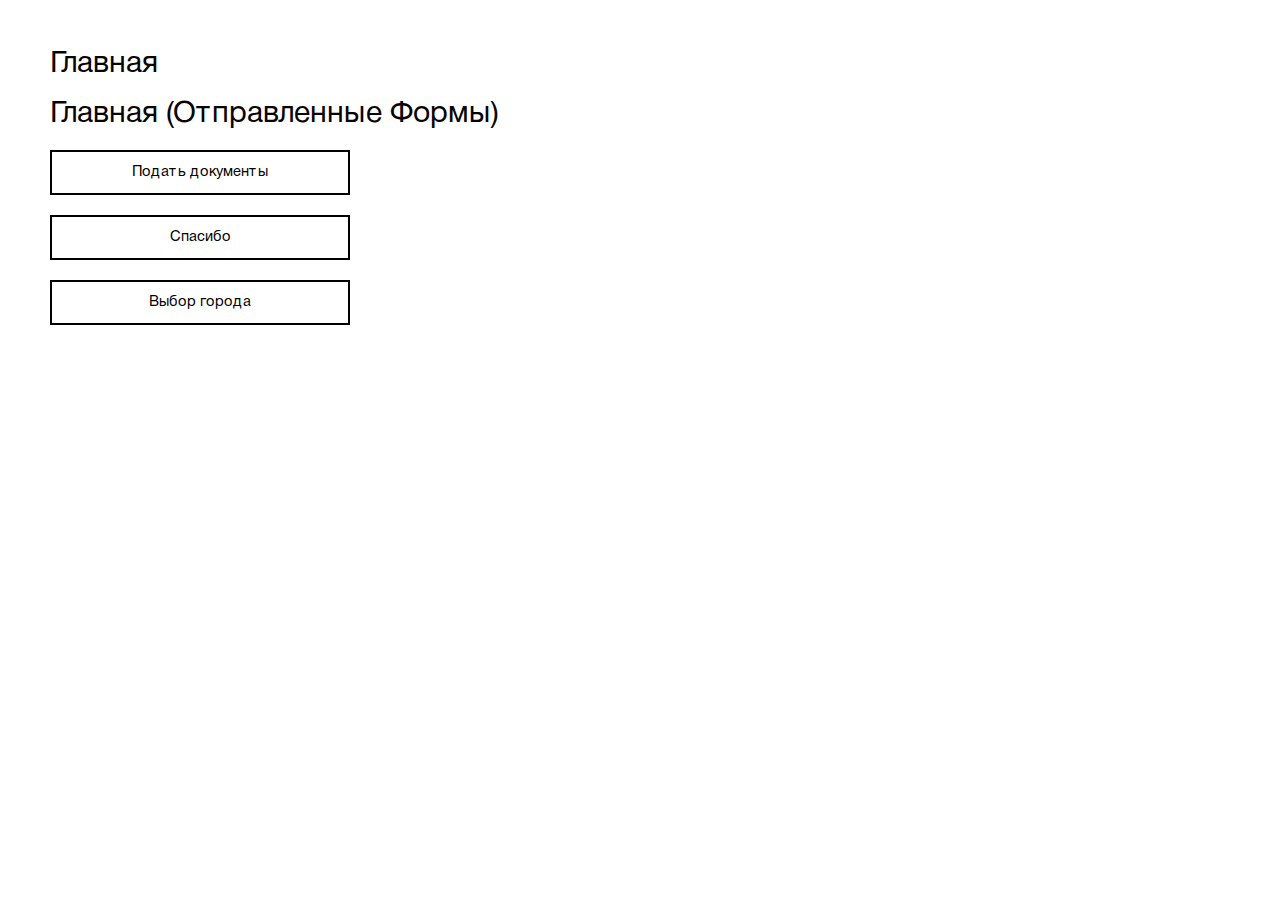
<file: nav.html>
<!DOCTYPE html>
<html lang="ru">

<head>
    <meta charset="UTF-8">
    <meta name="viewport" content="width=device-width, initial-scale=1.0">
    <meta name="description" content="">
    <meta name="keywords" content="">
    <link rel="stylesheet" href="css/libs.min.css">
    <link rel="stylesheet" href="css/style.min.css">
    <script src="https://api-maps.yandex.ru/2.1/?lang=ru_RU&amp;apikey=9133eb49-3a97-4b2d-90be-6b80a97a5036" type="text/javascript"></script>
    <title>Главная</title>
</head>



<style>
    .wrapper a {
        font-size: 30px;
        text-transform: capitalize;
    }

    .wrapper button {
        margin-bottom: 25px;
        width: 300px;
        height: 45px;
    }
</style>

<body class="m-page">

    <div class="wrapper" style="padding: 50px;">
        <a href="index.html" style="display: block; margin-bottom: 20px;">
            Главная
        </a>
        <a href="index2.html" style="display: block; margin-bottom: 20px;">
            Главная (отправленные формы)
        </a>




        <button data-modal="docModal" style="border: 2px solid #000;margin-bottom: 20px;">
            Подать документы
        </button>
        <button data-modal="thankModal" style="border: 2px solid #000;margin-bottom: 20px;">
            Спасибо
        </button>
        <button data-modal="cityModal" style="border: 2px solid #000;margin-bottom: 20px;">
            Выбор города
        </button>

    </div>


    <!--  -->
    <div class="modal" id="docModal">
        <div class="modal__bg _close-modal"></div>
        <div class="modal__dialog">
            <button class="close-btn _close-modal">
                <svg width="40" height="40" viewBox="0 0 40 40" fill="none" xmlns="http://www.w3.org/2000/svg">
                    <path d="M22.3499 20L29.5166 12.85C29.8304 12.5362 30.0067 12.1105 30.0067 11.6667C30.0067 11.2228 29.8304 10.7972 29.5166 10.4833C29.2027 10.1695 28.7771 9.99319 28.3332 9.99319C27.8894 9.99319 27.4637 10.1695 27.1499 10.4833L19.9999 17.65L12.8499 10.4833C12.5361 10.1695 12.1104 9.99319 11.6666 9.99319C11.2227 9.99319 10.7971 10.1695 10.4832 10.4833C10.1694 10.7972 9.99308 11.2228 9.99308 11.6667C9.99308 12.1105 10.1694 12.5362 10.4832 12.85L17.6499 20L10.4832 27.15C10.327 27.305 10.203 27.4893 10.1184 27.6924C10.0338 27.8955 9.99023 28.1133 9.99023 28.3333C9.99023 28.5534 10.0338 28.7712 10.1184 28.9743C10.203 29.1774 10.327 29.3617 10.4832 29.5167C10.6382 29.6729 10.8225 29.7969 11.0256 29.8815C11.2287 29.9661 11.4465 30.0097 11.6666 30.0097C11.8866 30.0097 12.1044 29.9661 12.3075 29.8815C12.5106 29.7969 12.695 29.6729 12.8499 29.5167L19.9999 22.35L27.1499 29.5167C27.3048 29.6729 27.4892 29.7969 27.6923 29.8815C27.8954 29.9661 28.1132 30.0097 28.3332 30.0097C28.5533 30.0097 28.7711 29.9661 28.9742 29.8815C29.1773 29.7969 29.3616 29.6729 29.5166 29.5167C29.6728 29.3617 29.7968 29.1774 29.8814 28.9743C29.966 28.7712 30.0096 28.5534 30.0096 28.3333C30.0096 28.1133 29.966 27.8955 29.8814 27.6924C29.7968 27.4893 29.6728 27.305 29.5166 27.15L22.3499 20Z" fill="#ED1F26" />
                </svg>
            </button>
            <div class="text70">
                <span>Подать документы</span> на оформление
                займа под залог авто
            </div>
            <form action="" class="main-form">
                <fieldset class="fg">
                    <input type="text" placeholder="Ваше имя">
                </fieldset>
                <fieldset class="fg">
                    <input type="tel" placeholder="+7 (___) ___-__-__">
                </fieldset>
                <button class="_full m-btn m-btn-red">
                    <span>Отправить заявку</span>
                </button>
                <div class="m-check _full">
                    <input type="checkbox">
                    <label>
                        <span>Нажимая на кнопку «Отправить заявку», я соглашаюсь на обработку персональных данных <br> и согласен с Политикой конфиденциальности и Лицензией</span>
                    </label>
                </div>
            </form>

        </div>
    </div>

    <div class="modal" id="thankModal">
        <div class="modal__bg _close-modal"></div>
        <div class="modal__dialog">
            <button class="close-btn _close-modal">
                <svg width="40" height="40" viewBox="0 0 40 40" fill="none" xmlns="http://www.w3.org/2000/svg">
                    <path d="M22.3499 20L29.5166 12.85C29.8304 12.5362 30.0067 12.1105 30.0067 11.6667C30.0067 11.2228 29.8304 10.7972 29.5166 10.4833C29.2027 10.1695 28.7771 9.99319 28.3332 9.99319C27.8894 9.99319 27.4637 10.1695 27.1499 10.4833L19.9999 17.65L12.8499 10.4833C12.5361 10.1695 12.1104 9.99319 11.6666 9.99319C11.2227 9.99319 10.7971 10.1695 10.4832 10.4833C10.1694 10.7972 9.99308 11.2228 9.99308 11.6667C9.99308 12.1105 10.1694 12.5362 10.4832 12.85L17.6499 20L10.4832 27.15C10.327 27.305 10.203 27.4893 10.1184 27.6924C10.0338 27.8955 9.99023 28.1133 9.99023 28.3333C9.99023 28.5534 10.0338 28.7712 10.1184 28.9743C10.203 29.1774 10.327 29.3617 10.4832 29.5167C10.6382 29.6729 10.8225 29.7969 11.0256 29.8815C11.2287 29.9661 11.4465 30.0097 11.6666 30.0097C11.8866 30.0097 12.1044 29.9661 12.3075 29.8815C12.5106 29.7969 12.695 29.6729 12.8499 29.5167L19.9999 22.35L27.1499 29.5167C27.3048 29.6729 27.4892 29.7969 27.6923 29.8815C27.8954 29.9661 28.1132 30.0097 28.3332 30.0097C28.5533 30.0097 28.7711 29.9661 28.9742 29.8815C29.1773 29.7969 29.3616 29.6729 29.5166 29.5167C29.6728 29.3617 29.7968 29.1774 29.8814 28.9743C29.966 28.7712 30.0096 28.5534 30.0096 28.3333C30.0096 28.1133 29.966 27.8955 29.8814 27.6924C29.7968 27.4893 29.6728 27.305 29.5166 27.15L22.3499 20Z" fill="#ED1F26" />
                </svg>
            </button>
            <div class="text70">
                <span>Спасибо,</span> <br>
            ваша заявка получена.
            </div>
            <div class="modal__text">
                <div class="text24">Мы свяжемся с вами в рабочее время</div>
            </div>
        </div>
    </div>

    <div class="modal city-modal" id="cityModal">
        <div class="modal__bg _close-modal"></div>
        <div class="modal__dialog">
            <button class="close-btn _close-modal">
                <svg width="40" height="40" viewBox="0 0 40 40" fill="none" xmlns="http://www.w3.org/2000/svg">
                    <path d="M22.3499 20L29.5166 12.85C29.8304 12.5362 30.0067 12.1105 30.0067 11.6667C30.0067 11.2228 29.8304 10.7972 29.5166 10.4833C29.2027 10.1695 28.7771 9.99319 28.3332 9.99319C27.8894 9.99319 27.4637 10.1695 27.1499 10.4833L19.9999 17.65L12.8499 10.4833C12.5361 10.1695 12.1104 9.99319 11.6666 9.99319C11.2227 9.99319 10.7971 10.1695 10.4832 10.4833C10.1694 10.7972 9.99308 11.2228 9.99308 11.6667C9.99308 12.1105 10.1694 12.5362 10.4832 12.85L17.6499 20L10.4832 27.15C10.327 27.305 10.203 27.4893 10.1184 27.6924C10.0338 27.8955 9.99023 28.1133 9.99023 28.3333C9.99023 28.5534 10.0338 28.7712 10.1184 28.9743C10.203 29.1774 10.327 29.3617 10.4832 29.5167C10.6382 29.6729 10.8225 29.7969 11.0256 29.8815C11.2287 29.9661 11.4465 30.0097 11.6666 30.0097C11.8866 30.0097 12.1044 29.9661 12.3075 29.8815C12.5106 29.7969 12.695 29.6729 12.8499 29.5167L19.9999 22.35L27.1499 29.5167C27.3048 29.6729 27.4892 29.7969 27.6923 29.8815C27.8954 29.9661 28.1132 30.0097 28.3332 30.0097C28.5533 30.0097 28.7711 29.9661 28.9742 29.8815C29.1773 29.7969 29.3616 29.6729 29.5166 29.5167C29.6728 29.3617 29.7968 29.1774 29.8814 28.9743C29.966 28.7712 30.0096 28.5534 30.0096 28.3333C30.0096 28.1133 29.966 27.8955 29.8814 27.6924C29.7968 27.4893 29.6728 27.305 29.5166 27.15L22.3499 20Z" fill="#ED1F26" />
                </svg>
            </button>
            <div class="text70">
                <span>Выбор</span> города
            </div>
            <div class="modal__cities">
                <a href="" class="city-item"><span>Ангарск</span></a>
                <a href="" class="city-item"><span>Братск</span></a>
                <a href="" class="city-item"><span>Вихоревка</span></a>
                <a href="" class="city-item"><span>Железногорск-Илимский</span></a>
                <a href="" class="city-item"><span>Залари</span></a>
                <a href="" class="city-item"><span>Зима</span></a>
                <a href="" class="city-item _active"><span>Иркутск</span></a>
                <a href="" class="city-item"><span>Нижнеудинск</span></a>
                <a href="" class="city-item"><span>Саянск</span></a>
                <a href="" class="city-item"><span>Свирск</span></a>
                <a href="" class="city-item"><span>Слюдянка</span></a>
                <a href="" class="city-item"><span>Тайшет</span></a>
                <a href="" class="city-item"><span>Тулун</span></a>
                <a href="" class="city-item"><span>Улан-Удэ</span></a>
                <a href="" class="city-item"><span>Усолье-Сибирское</span></a>
                <a href="" class="city-item"><span>Усть-Илимск</span></a>
                <a href="" class="city-item"><span>Усть-Ордынский</span></a>
                <a href="" class="city-item"><span>Черемхово</span></a>
                <a href="" class="city-item"><span>Шелехов</span></a>
                <a href="" class="city-item"><span>Хомутово</span></a>
                <a href="" class="city-item"><span>Качуг</span></a>

            </div>
        </div>
    </div>


    <script src="js/libs.min.js"></script>
    <script src="js/main.min.js"></script>

</body>

</html>
</file>
<file: css/libs.min.css>
@font-face{font-family:'swiper-icons';src:url("data:application/font-woff;charset=utf-8;base64, [base64]//wADZ2x5ZgAAAywAAADMAAAD2MHtryVoZWFkAAABbAAAADAAAAA2E2+eoWhoZWEAAAGcAAAAHwAAACQC9gDzaG10eAAAAigAAAAZAAAArgJkABFsb2NhAAAC0AAAAFoAAABaFQAUGG1heHAAAAG8AAAAHwAAACAAcABAbmFtZQAAA/gAAAE5AAACXvFdBwlwb3N0AAAFNAAAAGIAAACE5s74hXjaY2BkYGAAYpf5Hu/j+W2+MnAzMYDAzaX6QjD6/4//Bxj5GA8AuRwMYGkAPywL13jaY2BkYGA88P8Agx4j+/8fQDYfA1AEBWgDAIB2BOoAeNpjYGRgYNBh4GdgYgABEMnIABJzYNADCQAACWgAsQB42mNgYfzCOIGBlYGB0YcxjYGBwR1Kf2WQZGhhYGBiYGVmgAFGBiQQkOaawtDAoMBQxXjg/wEGPcYDDA4wNUA2CCgwsAAAO4EL6gAAeNpj2M0gyAACqxgGNWBkZ2D4/wMA+xkDdgAAAHjaY2BgYGaAYBkGRgYQiAHyGMF8FgYHIM3DwMHABGQrMOgyWDLEM1T9/w8UBfEMgLzE////P/5//f/V/xv+r4eaAAeMbAxwIUYmIMHEgKYAYjUcsDAwsLKxc3BycfPw8jEQA/[base64]/uznmfPFBNODM2K7MTQ45YEAZqGP81AmGGcF3iPqOop0r1SPTaTbVkfUe4HXj97wYE+yNwWYxwWu4v1ugWHgo3S1XdZEVqWM7ET0cfnLGxWfkgR42o2PvWrDMBSFj/IHLaF0zKjRgdiVMwScNRAoWUoH78Y2icB/yIY09An6AH2Bdu/UB+yxopYshQiEvnvu0dURgDt8QeC8PDw7Fpji3fEA4z/PEJ6YOB5hKh4dj3EvXhxPqH/SKUY3rJ7srZ4FZnh1PMAtPhwP6fl2PMJMPDgeQ4rY8YT6Gzao0eAEA409DuggmTnFnOcSCiEiLMgxCiTI6Cq5DZUd3Qmp10vO0LaLTd2cjN4fOumlc7lUYbSQcZFkutRG7g6JKZKy0RmdLY680CDnEJ+UMkpFFe1RN7nxdVpXrC4aTtnaurOnYercZg2YVmLN/d/gczfEimrE/fs/bOuq29Zmn8tloORaXgZgGa78yO9/cnXm2BpaGvq25Dv9S4E9+5SIc9PqupJKhYFSSl47+Qcr1mYNAAAAeNptw0cKwkAAAMDZJA8Q7OUJvkLsPfZ6zFVERPy8qHh2YER+3i/BP83vIBLLySsoKimrqKqpa2hp6+jq6RsYGhmbmJqZSy0sraxtbO3sHRydnEMU4uR6yx7JJXveP7WrDycAAAAAAAH//wACeNpjYGRgYOABYhkgZgJCZgZNBkYGLQZtIJsFLMYAAAw3ALgAeNolizEKgDAQBCchRbC2sFER0YD6qVQiBCv/H9ezGI6Z5XBAw8CBK/m5iQQVauVbXLnOrMZv2oLdKFa8Pjuru2hJzGabmOSLzNMzvutpB3N42mNgZGBg4GKQYzBhYMxJLMlj4GBgAYow/P/PAJJhLM6sSoWKfWCAAwDAjgbRAAB42mNgYGBkAIIbCZo5IPrmUn0hGA0AO8EFTQAA");font-weight:400;font-style:normal}:root{--swiper-theme-color: #007aff}.swiper{margin-left:auto;margin-right:auto;position:relative;overflow:hidden;list-style:none;padding:0;z-index:1}.swiper-vertical>.swiper-wrapper{flex-direction:column}.swiper-wrapper{position:relative;width:100%;height:100%;z-index:1;display:flex;transition-property:transform;box-sizing:content-box}.swiper-android .swiper-slide,.swiper-wrapper{transform:translate3d(0px, 0, 0)}.swiper-pointer-events{touch-action:pan-y}.swiper-pointer-events.swiper-vertical{touch-action:pan-x}.swiper-slide{flex-shrink:0;width:100%;height:100%;position:relative;transition-property:transform}.swiper-slide-invisible-blank{visibility:hidden}.swiper-autoheight,.swiper-autoheight .swiper-slide{height:auto}.swiper-autoheight .swiper-wrapper{align-items:flex-start;transition-property:transform, height}.swiper-backface-hidden .swiper-slide{transform:translateZ(0);-webkit-backface-visibility:hidden;backface-visibility:hidden}.swiper-3d,.swiper-3d.swiper-css-mode .swiper-wrapper{perspective:1200px}.swiper-3d .swiper-wrapper,.swiper-3d .swiper-slide,.swiper-3d .swiper-slide-shadow,.swiper-3d .swiper-slide-shadow-left,.swiper-3d .swiper-slide-shadow-right,.swiper-3d .swiper-slide-shadow-top,.swiper-3d .swiper-slide-shadow-bottom,.swiper-3d .swiper-cube-shadow{transform-style:preserve-3d}.swiper-3d .swiper-slide-shadow,.swiper-3d .swiper-slide-shadow-left,.swiper-3d .swiper-slide-shadow-right,.swiper-3d .swiper-slide-shadow-top,.swiper-3d .swiper-slide-shadow-bottom{position:absolute;left:0;top:0;width:100%;height:100%;pointer-events:none;z-index:10}.swiper-3d .swiper-slide-shadow{background:rgba(0,0,0,0.15)}.swiper-3d .swiper-slide-shadow-left{background-image:linear-gradient(to left, rgba(0,0,0,0.5), rgba(0,0,0,0))}.swiper-3d .swiper-slide-shadow-right{background-image:linear-gradient(to right, rgba(0,0,0,0.5), rgba(0,0,0,0))}.swiper-3d .swiper-slide-shadow-top{background-image:linear-gradient(to top, rgba(0,0,0,0.5), rgba(0,0,0,0))}.swiper-3d .swiper-slide-shadow-bottom{background-image:linear-gradient(to bottom, rgba(0,0,0,0.5), rgba(0,0,0,0))}.swiper-css-mode>.swiper-wrapper{overflow:auto;scrollbar-width:none;-ms-overflow-style:none}.swiper-css-mode>.swiper-wrapper::-webkit-scrollbar{display:none}.swiper-css-mode>.swiper-wrapper>.swiper-slide{scroll-snap-align:start start}.swiper-horizontal.swiper-css-mode>.swiper-wrapper{scroll-snap-type:x mandatory}.swiper-vertical.swiper-css-mode>.swiper-wrapper{scroll-snap-type:y mandatory}.swiper-centered>.swiper-wrapper::before{content:'';flex-shrink:0;order:9999}.swiper-centered.swiper-horizontal>.swiper-wrapper>.swiper-slide:first-child{margin-inline-start:var(--swiper-centered-offset-before)}.swiper-centered.swiper-horizontal>.swiper-wrapper::before{height:100%;min-height:1px;width:var(--swiper-centered-offset-after)}.swiper-centered.swiper-vertical>.swiper-wrapper>.swiper-slide:first-child{margin-block-start:var(--swiper-centered-offset-before)}.swiper-centered.swiper-vertical>.swiper-wrapper::before{width:100%;min-width:1px;height:var(--swiper-centered-offset-after)}.swiper-centered>.swiper-wrapper>.swiper-slide{scroll-snap-align:center center}.swiper-virtual .swiper-slide{-webkit-backface-visibility:hidden;transform:translateZ(0)}.swiper-virtual.swiper-css-mode .swiper-wrapper::after{content:'';position:absolute;left:0;top:0;pointer-events:none}.swiper-virtual.swiper-css-mode.swiper-horizontal .swiper-wrapper::after{height:1px;width:var(--swiper-virtual-size)}.swiper-virtual.swiper-css-mode.swiper-vertical .swiper-wrapper::after{width:1px;height:var(--swiper-virtual-size)}:root{--swiper-navigation-size: 44px}.swiper-button-prev,.swiper-button-next{position:absolute;top:50%;width:calc(var(--swiper-navigation-size) / 44 * 27);height:var(--swiper-navigation-size);margin-top:calc(0px - (var(--swiper-navigation-size) / 2));z-index:10;cursor:pointer;display:flex;align-items:center;justify-content:center;color:var(--swiper-navigation-color, var(--swiper-theme-color))}.swiper-button-prev.swiper-button-disabled,.swiper-button-next.swiper-button-disabled{opacity:0.35;cursor:auto;pointer-events:none}.swiper-button-prev:after,.swiper-button-next:after{font-family:swiper-icons;font-size:var(--swiper-navigation-size);text-transform:none !important;letter-spacing:0;text-transform:none;font-variant:initial;line-height:1}.swiper-button-prev,.swiper-rtl .swiper-button-next{left:10px;right:auto}.swiper-button-prev:after,.swiper-rtl .swiper-button-next:after{content:'prev'}.swiper-button-next,.swiper-rtl .swiper-button-prev{right:10px;left:auto}.swiper-button-next:after,.swiper-rtl .swiper-button-prev:after{content:'next'}.swiper-button-lock{display:none}.swiper-pagination{position:absolute;text-align:center;transition:300ms opacity;transform:translate3d(0, 0, 0);z-index:10}.swiper-pagination.swiper-pagination-hidden{opacity:0}.swiper-pagination-fraction,.swiper-pagination-custom,.swiper-horizontal>.swiper-pagination-bullets,.swiper-pagination-bullets.swiper-pagination-horizontal{bottom:10px;left:0;width:100%}.swiper-pagination-bullets-dynamic{overflow:hidden;font-size:0}.swiper-pagination-bullets-dynamic .swiper-pagination-bullet{transform:scale(0.33);position:relative}.swiper-pagination-bullets-dynamic .swiper-pagination-bullet-active{transform:scale(1)}.swiper-pagination-bullets-dynamic .swiper-pagination-bullet-active-main{transform:scale(1)}.swiper-pagination-bullets-dynamic .swiper-pagination-bullet-active-prev{transform:scale(0.66)}.swiper-pagination-bullets-dynamic .swiper-pagination-bullet-active-prev-prev{transform:scale(0.33)}.swiper-pagination-bullets-dynamic .swiper-pagination-bullet-active-next{transform:scale(0.66)}.swiper-pagination-bullets-dynamic .swiper-pagination-bullet-active-next-next{transform:scale(0.33)}.swiper-pagination-bullet{width:var(--swiper-pagination-bullet-width, var(--swiper-pagination-bullet-size, 8px));height:var(--swiper-pagination-bullet-height, var(--swiper-pagination-bullet-size, 8px));display:inline-block;border-radius:50%;background:var(--swiper-pagination-bullet-inactive-color, #000);opacity:var(--swiper-pagination-bullet-inactive-opacity, 0.2)}button.swiper-pagination-bullet{border:none;margin:0;padding:0;box-shadow:none;-webkit-appearance:none;appearance:none}.swiper-pagination-clickable .swiper-pagination-bullet{cursor:pointer}.swiper-pagination-bullet:only-child{display:none !important}.swiper-pagination-bullet-active{opacity:var(--swiper-pagination-bullet-opacity, 1);background:var(--swiper-pagination-color, var(--swiper-theme-color))}.swiper-vertical>.swiper-pagination-bullets,.swiper-pagination-vertical.swiper-pagination-bullets{right:10px;top:50%;transform:translate3d(0px, -50%, 0)}.swiper-vertical>.swiper-pagination-bullets .swiper-pagination-bullet,.swiper-pagination-vertical.swiper-pagination-bullets .swiper-pagination-bullet{margin:var(--swiper-pagination-bullet-vertical-gap, 6px) 0;display:block}.swiper-vertical>.swiper-pagination-bullets.swiper-pagination-bullets-dynamic,.swiper-pagination-vertical.swiper-pagination-bullets.swiper-pagination-bullets-dynamic{top:50%;transform:translateY(-50%);width:8px}.swiper-vertical>.swiper-pagination-bullets.swiper-pagination-bullets-dynamic .swiper-pagination-bullet,.swiper-pagination-vertical.swiper-pagination-bullets.swiper-pagination-bullets-dynamic .swiper-pagination-bullet{display:inline-block;transition:200ms transform, 200ms top}.swiper-horizontal>.swiper-pagination-bullets .swiper-pagination-bullet,.swiper-pagination-horizontal.swiper-pagination-bullets .swiper-pagination-bullet{margin:0 var(--swiper-pagination-bullet-horizontal-gap, 4px)}.swiper-horizontal>.swiper-pagination-bullets.swiper-pagination-bullets-dynamic,.swiper-pagination-horizontal.swiper-pagination-bullets.swiper-pagination-bullets-dynamic{left:50%;transform:translateX(-50%);white-space:nowrap}.swiper-horizontal>.swiper-pagination-bullets.swiper-pagination-bullets-dynamic .swiper-pagination-bullet,.swiper-pagination-horizontal.swiper-pagination-bullets.swiper-pagination-bullets-dynamic .swiper-pagination-bullet{transition:200ms transform, 200ms left}.swiper-horizontal.swiper-rtl>.swiper-pagination-bullets-dynamic .swiper-pagination-bullet{transition:200ms transform, 200ms right}.swiper-pagination-progressbar{background:rgba(0,0,0,0.25);position:absolute}.swiper-pagination-progressbar .swiper-pagination-progressbar-fill{background:var(--swiper-pagination-color, var(--swiper-theme-color));position:absolute;left:0;top:0;width:100%;height:100%;transform:scale(0);transform-origin:left top}.swiper-rtl .swiper-pagination-progressbar .swiper-pagination-progressbar-fill{transform-origin:right top}.swiper-horizontal>.swiper-pagination-progressbar,.swiper-pagination-progressbar.swiper-pagination-horizontal,.swiper-vertical>.swiper-pagination-progressbar.swiper-pagination-progressbar-opposite,.swiper-pagination-progressbar.swiper-pagination-vertical.swiper-pagination-progressbar-opposite{width:100%;height:4px;left:0;top:0}.swiper-vertical>.swiper-pagination-progressbar,.swiper-pagination-progressbar.swiper-pagination-vertical,.swiper-horizontal>.swiper-pagination-progressbar.swiper-pagination-progressbar-opposite,.swiper-pagination-progressbar.swiper-pagination-horizontal.swiper-pagination-progressbar-opposite{width:4px;height:100%;left:0;top:0}.swiper-pagination-lock{display:none}.swiper-scrollbar{border-radius:10px;position:relative;-ms-touch-action:none;background:rgba(0,0,0,0.1)}.swiper-horizontal>.swiper-scrollbar{position:absolute;left:1%;bottom:3px;z-index:50;height:5px;width:98%}.swiper-vertical>.swiper-scrollbar{position:absolute;right:3px;top:1%;z-index:50;width:5px;height:98%}.swiper-scrollbar-drag{height:100%;width:100%;position:relative;background:rgba(0,0,0,0.5);border-radius:10px;left:0;top:0}.swiper-scrollbar-cursor-drag{cursor:move}.swiper-scrollbar-lock{display:none}.swiper-zoom-container{width:100%;height:100%;display:flex;justify-content:center;align-items:center;text-align:center}.swiper-zoom-container>img,.swiper-zoom-container>svg,.swiper-zoom-container>canvas{max-width:100%;max-height:100%;object-fit:contain}.swiper-slide-zoomed{cursor:move}.swiper-lazy-preloader{width:42px;height:42px;position:absolute;left:50%;top:50%;margin-left:-21px;margin-top:-21px;z-index:10;transform-origin:50%;box-sizing:border-box;border:4px solid var(--swiper-preloader-color, var(--swiper-theme-color));border-radius:50%;border-top-color:transparent}.swiper-slide-visible .swiper-lazy-preloader{animation:swiper-preloader-spin 1s infinite linear}.swiper-lazy-preloader-white{--swiper-preloader-color: #fff}.swiper-lazy-preloader-black{--swiper-preloader-color: #000}@keyframes swiper-preloader-spin{0%{transform:rotate(0deg)}100%{transform:rotate(360deg)}}.swiper .swiper-notification{position:absolute;left:0;top:0;pointer-events:none;opacity:0;z-index:-1000}.swiper-free-mode>.swiper-wrapper{transition-timing-function:ease-out;margin:0 auto}.swiper-grid>.swiper-wrapper{flex-wrap:wrap}.swiper-grid-column>.swiper-wrapper{flex-wrap:wrap;flex-direction:column}.swiper-fade.swiper-free-mode .swiper-slide{transition-timing-function:ease-out}.swiper-fade .swiper-slide{pointer-events:none;transition-property:opacity}.swiper-fade .swiper-slide .swiper-slide{pointer-events:none}.swiper-fade .swiper-slide-active,.swiper-fade .swiper-slide-active .swiper-slide-active{pointer-events:auto}.swiper-cube{overflow:visible}.swiper-cube .swiper-slide{pointer-events:none;-webkit-backface-visibility:hidden;backface-visibility:hidden;z-index:1;visibility:hidden;transform-origin:0 0;width:100%;height:100%}.swiper-cube .swiper-slide .swiper-slide{pointer-events:none}.swiper-cube.swiper-rtl .swiper-slide{transform-origin:100% 0}.swiper-cube .swiper-slide-active,.swiper-cube .swiper-slide-active .swiper-slide-active{pointer-events:auto}.swiper-cube .swiper-slide-active,.swiper-cube .swiper-slide-next,.swiper-cube .swiper-slide-prev,.swiper-cube .swiper-slide-next+.swiper-slide{pointer-events:auto;visibility:visible}.swiper-cube .swiper-slide-shadow-top,.swiper-cube .swiper-slide-shadow-bottom,.swiper-cube .swiper-slide-shadow-left,.swiper-cube .swiper-slide-shadow-right{z-index:0;-webkit-backface-visibility:hidden;backface-visibility:hidden}.swiper-cube .swiper-cube-shadow{position:absolute;left:0;bottom:0px;width:100%;height:100%;opacity:0.6;z-index:0}.swiper-cube .swiper-cube-shadow:before{content:'';background:#000;position:absolute;left:0;top:0;bottom:0;right:0;filter:blur(50px)}.swiper-flip{overflow:visible}.swiper-flip .swiper-slide{pointer-events:none;-webkit-backface-visibility:hidden;backface-visibility:hidden;z-index:1}.swiper-flip .swiper-slide .swiper-slide{pointer-events:none}.swiper-flip .swiper-slide-active,.swiper-flip .swiper-slide-active .swiper-slide-active{pointer-events:auto}.swiper-flip .swiper-slide-shadow-top,.swiper-flip .swiper-slide-shadow-bottom,.swiper-flip .swiper-slide-shadow-left,.swiper-flip .swiper-slide-shadow-right{z-index:0;-webkit-backface-visibility:hidden;backface-visibility:hidden}.swiper-creative .swiper-slide{-webkit-backface-visibility:hidden;backface-visibility:hidden;overflow:hidden;transition-property:transform, opacity, height}.swiper-cards{overflow:visible}.swiper-cards .swiper-slide{transform-origin:center bottom;-webkit-backface-visibility:hidden;backface-visibility:hidden;overflow:hidden}

.noUi-target,.noUi-target *{-webkit-touch-callout:none;-webkit-tap-highlight-color:rgba(0,0,0,0);-webkit-user-select:none;-ms-touch-action:none;touch-action:none;-ms-user-select:none;-moz-user-select:none;user-select:none;-moz-box-sizing:border-box;box-sizing:border-box}.noUi-target{position:relative}.noUi-base,.noUi-connects{width:100%;height:100%;position:relative;z-index:1}.noUi-connects{overflow:hidden;z-index:0}.noUi-connect,.noUi-origin{will-change:transform;position:absolute;z-index:1;top:0;right:0;height:100%;width:100%;-ms-transform-origin:0 0;-webkit-transform-origin:0 0;-webkit-transform-style:preserve-3d;transform-origin:0 0;transform-style:flat}.noUi-txt-dir-rtl.noUi-horizontal .noUi-origin{left:0;right:auto}.noUi-vertical .noUi-origin{top:-100%;width:0}.noUi-horizontal .noUi-origin{height:0}.noUi-handle{-webkit-backface-visibility:hidden;backface-visibility:hidden;position:absolute}.noUi-touch-area{height:100%;width:100%}.noUi-state-tap .noUi-connect,.noUi-state-tap .noUi-origin{-webkit-transition:transform 0.3s;transition:transform 0.3s}.noUi-state-drag *{cursor:inherit !important}.noUi-horizontal{height:18px}.noUi-horizontal .noUi-handle{width:34px;height:28px;right:-17px;top:-6px}.noUi-vertical{width:18px}.noUi-vertical .noUi-handle{width:28px;height:34px;right:-6px;bottom:-17px}.noUi-txt-dir-rtl.noUi-horizontal .noUi-handle{left:-17px;right:auto}.noUi-target{background:#FAFAFA;border-radius:4px;border:1px solid #D3D3D3;box-shadow:inset 0 1px 1px #F0F0F0, 0 3px 6px -5px #BBB}.noUi-connects{border-radius:3px}.noUi-connect{background:#3FB8AF}.noUi-draggable{cursor:ew-resize}.noUi-vertical .noUi-draggable{cursor:ns-resize}.noUi-handle{border:1px solid #D9D9D9;border-radius:3px;background:#FFF;cursor:default;box-shadow:inset 0 0 1px #FFF, inset 0 1px 7px #EBEBEB, 0 3px 6px -3px #BBB}.noUi-active{box-shadow:inset 0 0 1px #FFF, inset 0 1px 7px #DDD, 0 3px 6px -3px #BBB}.noUi-handle:before,.noUi-handle:after{content:"";display:block;position:absolute;height:14px;width:1px;background:#E8E7E6;left:14px;top:6px}.noUi-handle:after{left:17px}.noUi-vertical .noUi-handle:before,.noUi-vertical .noUi-handle:after{width:14px;height:1px;left:6px;top:14px}.noUi-vertical .noUi-handle:after{top:17px}[disabled] .noUi-connect{background:#B8B8B8}[disabled].noUi-target,[disabled].noUi-handle,[disabled] .noUi-handle{cursor:not-allowed}.noUi-pips,.noUi-pips *{-moz-box-sizing:border-box;box-sizing:border-box}.noUi-pips{position:absolute;color:#999}.noUi-value{position:absolute;white-space:nowrap;text-align:center}.noUi-value-sub{color:#ccc;font-size:10px}.noUi-marker{position:absolute;background:#CCC}.noUi-marker-sub{background:#AAA}.noUi-marker-large{background:#AAA}.noUi-pips-horizontal{padding:10px 0;height:80px;top:100%;left:0;width:100%}.noUi-value-horizontal{-webkit-transform:translate(-50%, 50%);transform:translate(-50%, 50%)}.noUi-rtl .noUi-value-horizontal{-webkit-transform:translate(50%, 50%);transform:translate(50%, 50%)}.noUi-marker-horizontal.noUi-marker{margin-left:-1px;width:2px;height:5px}.noUi-marker-horizontal.noUi-marker-sub{height:10px}.noUi-marker-horizontal.noUi-marker-large{height:15px}.noUi-pips-vertical{padding:0 10px;height:100%;top:0;left:100%}.noUi-value-vertical{-webkit-transform:translate(0, -50%);transform:translate(0, -50%);padding-left:25px}.noUi-rtl .noUi-value-vertical{-webkit-transform:translate(0, 50%);transform:translate(0, 50%)}.noUi-marker-vertical.noUi-marker{width:5px;height:2px;margin-top:-1px}.noUi-marker-vertical.noUi-marker-sub{width:10px}.noUi-marker-vertical.noUi-marker-large{width:15px}.noUi-tooltip{display:block;position:absolute;border:1px solid #D9D9D9;border-radius:3px;background:#fff;color:#000;padding:5px;text-align:center;white-space:nowrap}.noUi-horizontal .noUi-tooltip{-webkit-transform:translate(-50%, 0);transform:translate(-50%, 0);left:50%;bottom:120%}.noUi-vertical .noUi-tooltip{-webkit-transform:translate(0, -50%);transform:translate(0, -50%);top:50%;right:120%}.noUi-horizontal .noUi-origin>.noUi-tooltip{-webkit-transform:translate(50%, 0);transform:translate(50%, 0);left:auto;bottom:10px}.noUi-vertical .noUi-origin>.noUi-tooltip{-webkit-transform:translate(0, -18px);transform:translate(0, -18px);top:auto;right:28px}

/*# sourceMappingURL=../sourcemaps/libs.min.css.map */
</file>
<file: css/style.min.css>
@font-face{font-family:HelveticaNeueCyr;src:url(../fonts/HelveticaNeueCyr-Light.ttf) format("ttf"),url(../fonts/HelveticaNeueCyr-Light.eot) format("eot"),url(../fonts/HelveticaNeueCyr-Light.woff) format("woff"),url(../fonts/HelveticaNeueCyr-Light.woff2) format("woff2");font-weight:300;font-style:normal;font-display:swap}@font-face{font-family:HelveticaNeueCyr;src:url(../fonts/HelveticaNeueCyr-Roman.ttf) format("ttf"),url(../fonts/HelveticaNeueCyr-Roman.eot) format("eot"),url(../fonts/HelveticaNeueCyr-Roman.woff) format("woff"),url(../fonts/HelveticaNeueCyr-Roman.woff2) format("woff2");font-weight:400;font-style:normal;font-display:swap}@font-face{font-family:HelveticaNeueCyr;src:url(../fonts/HelveticaNeueCyr-Medium.ttf) format("ttf"),url(../fonts/HelveticaNeueCyr-Medium.eot) format("eot"),url(../fonts/HelveticaNeueCyr-Medium.woff) format("woff"),url(../fonts/HelveticaNeueCyr-Medium.woff2) format("woff2");font-weight:500;font-style:normal;font-display:swap}@font-face{font-family:HelveticaNeueCyr;src:url(../fonts/HelveticaNeueCyr-MediumItalic.ttf) format("ttf"),url(../fonts/HelveticaNeueCyr-MediumItalic.eot) format("eot"),url(../fonts/HelveticaNeueCyr-MediumItalic.woff) format("woff"),url(../fonts/HelveticaNeueCyr-MediumItalic.woff2) format("woff2");font-weight:500;font-style:italic;font-display:swap}@font-face{font-family:HelveticaNeueCyr;src:url(../fonts/HelveticaNeueCyr-Bold.ttf) format("ttf"),url(../fonts/HelveticaNeueCyr-Bold.eot) format("eot"),url(../fonts/HelveticaNeueCyr-Bold.woff) format("woff"),url(../fonts/HelveticaNeueCyr-Bold.woff2) format("woff2");font-weight:700;font-style:normal;font-display:swap}@font-face{font-family:HelveticaNeueCyr;src:url(../fonts/HelveticaNeueCyr-Black.ttf) format("ttf"),url(../fonts/HelveticaNeueCyr-Black.eot) format("eot"),url(../fonts/HelveticaNeueCyr-Black.woff) format("woff"),url(../fonts/HelveticaNeueCyr-Black.woff2) format("woff2");font-weight:900;font-style:normal;font-display:swap}@font-face{font-family:"Bebas Neue";src:url(../fonts/BebasNeueBold.ttf) format("ttf"),url(../fonts/BebasNeueBold.eot) format("eot"),url(../fonts/BebasNeueBold.woff) format("woff"),url(../fonts/BebasNeueBold.woff2) format("woff2");font-weight:700;font-style:normal;font-display:swap}*,::after,::before{margin:0;padding:0;-webkit-box-sizing:border-box;box-sizing:border-box;-webkit-font-smoothing:antialiased!important;-webkit-tap-highlight-color:transparent;outline:0!important}h1,h2,h3,h4,h5,h6{font-weight:400}a,body,div,form,h1,h2,h3,h4,h5,li,p,ul{margin:0;padding:0;border:0;text-decoration:none;line-height:1}button,input,textarea{outline:0!important;-webkit-transition:.125s;-o-transition:.125s;transition:.125s;font-family:inherit}input:active,input[type=checkbox]:focus,input[type=file]:focus,input[type=radio]:focus,input[type=text]:focus{outline:0!important}::-webkit-input-placeholder{color:#222}::-moz-placeholder{color:#222}:-moz-placeholder{color:#222}:-ms-input-placeholder{color:#222}input::-webkit-inner-spin-button,input::-webkit-outer-spin-button{-webkit-appearance:none;margin:0}input[type=number]{-moz-appearance:textfield}html{height:100%;scroll-behavior:smooth;width:100%}svg{-ms-flex-negative:0;flex-shrink:0}path,svg{-webkit-transition:.125s;-o-transition:.125s;transition:.125s}a{color:inherit;text-decoration:none;-webkit-transition:125ms;-o-transition:125ms;transition:125ms}a:focus,a:hover{text-decoration:none!important}li,ul{margin:0;padding:0;list-style:none}i{line-height:100%}fieldset{min-width:0;padding:0;margin:0;border:0}button{cursor:pointer;border:none;outline:0;-webkit-box-sizing:border-box;box-sizing:border-box;-webkit-transition:125ms;-o-transition:125ms;transition:125ms;background-color:inherit;font-size:1em}.swiper-button-next,.swiper-button-prev{z-index:2}.swiper-button-next::after,.swiper-button-prev::after{display:none}img{-webkit-user-select:none;-moz-user-select:none;-o-user-select:none;-ms-user-select:none;user-select:none}html.fixed-body{overflow-y:hidden}.wrapper{min-height:100vh;display:-webkit-box;display:-ms-flexbox;display:flex;-webkit-box-orient:vertical;-webkit-box-direction:normal;-ms-flex-direction:column;flex-direction:column;-ms-flex-negative:0;flex-shrink:0}.content{-webkit-box-flex:1;-ms-flex-positive:1;flex-grow:1;display:-webkit-box;display:-ms-flexbox;display:flex;-webkit-box-orient:vertical;-webkit-box-direction:normal;-ms-flex-direction:column;flex-direction:column;width:100%}.m-page{width:calc(100vw - (100vw - 100%));overflow-x:hidden;font-family:HelveticaNeueCyr,sans-serif;font-weight:400;color:#080302;font-size:calc(1400px * (16 / 1400))}@media screen and (max-width:1400px){.m-page{font-size:calc(100vw * (16 / 1400))}}.m-page.fixed-body,.m-page.fixed-body2{overflow-y:hidden;padding-right:var(--scrollWidth)}.container{max-width:1400px;width:100%;margin:0 auto;padding:0 3.75em}a:hover{color:#ed1f26}@media screen and (max-width:992px){.m-page{font-size:calc(100vw * (16 / 768))}.container{padding:0 1.25em}}@media screen and (max-width:576px){.m-page{font-size:calc(100vw * (16 / 360))}}.text70{font-size:4.375em;font-weight:700;font-family:"Bebas Neue",sans-serif}.text70 span{color:#ed1f26}.text30{font-size:1.875em}.text24{font-size:1.5em;line-height:100%}.text20{font-size:1.25em;line-height:120%}.text19{font-size:1.1875em;line-height:120%}.text18{font-size:1.125em;line-height:120%}.text17{font-size:1.0625em;line-height:120%}.text16{font-size:1em;line-height:150%}.text15{font-size:.9375em;line-height:120%}.text14{font-size:.875em;line-height:120%}.text13{font-size:.8125em;line-height:120%}.text12{font-size:.75em;line-height:120%}.text11{font-size:.6875em;line-height:120%}.text10{font-size:.625em;line-height:120%}.lh110{line-height:110%}.lh140{line-height:140%}.extra-bold-text{font-weight:800}.bold-text{font-weight:700}.semi-bold-text{font-weight:600}.medium-text{font-weight:500}.regular-text{font-weight:400}.light-text{font-weight:300}@media screen and (max-width:992px){.text70{font-size:2.5em}.text20-tablet{font-size:1.25em}.text19-tablet{font-size:1.1875em}.text18-tablet{font-size:1.125em}.text17-tablet{font-size:1.0625em}.text16-tablet{font-size:1em}.text15-tablet{font-size:.9375em}.text14-tablet{font-size:.875em}.text13-tablet{font-size:.8125em}.text12-tablet{font-size:.75em}.text11-tablet{font-size:.6875em}.text10-tablet{font-size:.625em}}.m-btn{display:-webkit-box;display:-ms-flexbox;display:flex;-webkit-box-align:center;-ms-flex-align:center;align-items:center;-webkit-box-pack:center;-ms-flex-pack:center;justify-content:center;-webkit-transition:.225s ease-out;-o-transition:.225s ease-out;transition:.225s ease-out;padding:0 1.5em;height:3.375em;font-weight:500}.m-btn:focus{-webkit-box-shadow:none;box-shadow:none}.m-btn span{font-size:1.125em;line-height:120%;letter-spacing:-.0225em}.m-btn-red{background-color:#ed1f26;color:#fff}.m-btn-red:hover{background-color:#c91016;color:#fff}.fg{position:relative;margin:0}.fg input{border:1px solid #d9dbde;padding:0 1.875em;height:3.375em;width:100%;font-size:1em;background-color:#fff;color:#000}.fg input::-webkit-input-placeholder{color:#6b6d70}.fg input::-moz-placeholder{color:#6b6d70}.fg input:-ms-input-placeholder{color:#6b6d70}.fg input::-ms-input-placeholder{color:#6b6d70}.fg input::placeholder{color:#6b6d70}.fg input:focus{border-color:#080302}.m-check{position:relative}.m-check input{position:absolute;opacity:0;width:100%;height:100%;left:0;top:0;z-index:2;cursor:pointer}.m-check label{position:relative;cursor:pointer;display:block;padding-left:1.875em;min-height:1.25em}.m-check label span{font-size:.75em;line-height:120%}.m-check label:after,.m-check label:before{pointer-events:none}.m-check label:before{content:'';position:absolute;z-index:1;left:0;top:0;border:2px solid #d9dbde;width:1.25em;height:1.25em;background-size:0 auto;background-repeat:no-repeat;background-position:center;background-image:url(../img/check2.svg);-webkit-transition:none;-o-transition:none;transition:none}.m-check label a{text-decoration:underline;position:relative;z-index:2}.m-check._error input:not(:checked)~label:before{border-color:#ff1515}.m-check input:checked+label::before{background-color:#080302;border-color:#080302;background-size:1em auto}.grid-col2,.grid-col3{display:grid;gap:1.875em}.grid-col2{grid-template-columns:repeat(2,calc(50% - .9375em))}.grid-col3{grid-template-columns:repeat(3,calc(100% / 3 - 1.25em))}.breadcrumbs{margin-top:60px}.breadcrumbs__item{font-size:16px;line-height:110%;position:relative;font-weight:400;display:inline}.breadcrumbs__item:last-child{font-weight:600}.breadcrumbs__item:not(:first-child){margin-left:24px}.breadcrumbs__item:not(:first-child):before{content:'';position:absolute;z-index:1;width:3.51px;height:3.51px;background-color:#ed1f26;border-radius:1px;-webkit-transform:rotate(-45deg);-ms-transform:rotate(-45deg);transform:rotate(-45deg);top:7px;right:100%;margin-right:10px}.modal{position:fixed;left:0;top:0;width:100%;height:calc(100 * var(--vh));overflow-y:auto;z-index:80;opacity:0;pointer-events:none;padding:1em 0;text-align:center}.modal:after{content:'';display:inline-block;height:100%;vertical-align:middle;margin-right:-4px}.modal__bg{background:rgba(0,0,0,.7);position:fixed;width:100%;height:calc(100 * var(--vh));top:0;left:0;display:none;z-index:2}.modal._active{opacity:1;pointer-events:unset}.modal._active .modal__bg{display:block}.modal__dialog{text-align:left;vertical-align:middle;background:#fff;width:37.8125em;max-width:calc(100% - 2em);position:relative;z-index:3;padding:2.5em;display:inline-block}.modal .close-btn{position:absolute;top:.625em;right:.625em;width:2.5em;background-color:transparent;display:-webkit-box;display:-ms-flexbox;display:flex;-webkit-box-align:center;-ms-flex-align:center;align-items:center;-webkit-box-pack:center;-ms-flex-pack:center;justify-content:center}.modal .close-btn svg{width:100%;height:auto}.modal .close-btn:hover path{fill:#080302}.modal .text70{font-size:2.5em}.modal .main-form{grid-template-columns:100%;gap:.625em}.modal .main-form .m-btn{margin-top:.625em}.modal .main-form .m-check{margin-top:.25em}.modal .main-form .m-check br{display:none}.modal__text{margin-top:2.5em}.modal__cities{margin-top:2.5em;-webkit-column-count:3;-moz-column-count:3;column-count:3;-webkit-column-gap:1em;-moz-column-gap:1em;column-gap:1em}.modal__cities .city-item{display:-webkit-inline-box;display:-ms-inline-flexbox;display:inline-flex;width:100%}.modal__cities .city-item:not(:last-child){margin:0 0 1.25em}.city-modal .modal__dialog{width:52.75em}@media screen and (max-width:992px){.modal__text{margin-top:1.875em}.modal__cities{margin-top:1.875em;-webkit-column-count:2;-moz-column-count:2;column-count:2}}.header{padding:1.875em 0;position:relative;z-index:10}.header__top{display:-webkit-box;display:-ms-flexbox;display:flex;-webkit-box-align:center;-ms-flex-align:center;align-items:center;-webkit-box-pack:justify;-ms-flex-pack:justify;justify-content:space-between}.header__logo{width:12.5em;display:block}.header__logo svg{width:100%;height:auto;display:block}.header__desc{display:none}.header-contacts,.header-contacts__address,.header-contacts__phone{display:-webkit-box;display:-ms-flexbox;display:flex;-webkit-box-align:center;-ms-flex-align:center;align-items:center}.header-contacts__address-icon,.header-contacts__phone-icon{width:2.75em;height:2.75em;border:2px solid #ed1f26;display:-webkit-box;display:-ms-flexbox;display:flex;-webkit-box-align:center;-ms-flex-align:center;align-items:center;-webkit-box-pack:center;-ms-flex-pack:center;justify-content:center;margin-right:1.25em;-ms-flex-negative:0;flex-shrink:0}.header-contacts__address-icon img,.header-contacts__phone-icon img{width:1.5em;display:block}.header-contacts__address-btn,.header-contacts__address-city,.header-contacts__phone-btn,.header-contacts__phone-city{cursor:pointer;font-weight:500;letter-spacing:-.0175em;color:#ed1f26;border-bottom:1px dashed #ed1f26}.header-contacts__address-title{color:#939598;margin-right:.31em}.header-contacts__phone{margin-left:3.125em}.header-contacts__phone-content{display:-webkit-box;display:-ms-flexbox;display:flex;-webkit-box-orient:vertical;-webkit-box-direction:normal;-ms-flex-direction:column;flex-direction:column;-webkit-box-align:start;-ms-flex-align:start;align-items:flex-start}.header-contacts__phone-btn{margin-top:.2em}.header-contacts .socials{margin-left:3.125em}.socials{display:-webkit-box;display:-ms-flexbox;display:flex;-webkit-box-align:center;-ms-flex-align:center;align-items:center}.socials__items{display:-webkit-box;display:-ms-flexbox;display:flex;margin-left:.94em}.socials__item{display:block;width:2.25em}.socials__item:not(:last-child){margin:0 .625em 0 0}.socials__item svg{width:100%;height:auto}.socials__item:hover path{fill:#080302}.burger,.menu-contacts{display:none}.menu{display:-webkit-box;display:-ms-flexbox;display:flex;background-color:#231f20;margin-top:1.25em;color:#fff}.menu__btn{height:3.25em;-webkit-box-flex:1;-ms-flex-positive:1;flex-grow:1;padding:0 1.5em}.menu__btn span{-webkit-transform:translateY(5%);-ms-transform:translateY(5%);transform:translateY(5%)}.nav{display:-webkit-box;display:-ms-flexbox;display:flex;-webkit-box-align:center;-ms-flex-align:center;align-items:center;padding:0 1.625em}.nav__link{display:-webkit-box;display:-ms-flexbox;display:flex;-webkit-box-align:center;-ms-flex-align:center;align-items:center}.nav__link:last-child:after{display:none}.nav__link span{font-size:1.125em;line-height:120%;letter-spacing:-.0225em;-webkit-transform:translateY(5%);-ms-transform:translateY(5%);transform:translateY(5%)}.nav__link:after{content:'';width:.0625em;height:1.5em;background-color:#939598;margin:0 1.65em;-ms-flex-negative:0;flex-shrink:0;pointer-events:none}@media screen and (max-width:992px) and (min-width:577px){.header .burger,.header__desc,.header__logo{font-size:1.5em}.header-contacts .header-contacts__address,.header-contacts .header-contacts__phone,.header-contacts .socials{font-size:1.75em}}@media screen and (max-width:992px){.header,.header .container{padding:0}.header__top{display:grid;grid-template-columns:100%}.header__mob{padding:.5em 1em;background-color:#ed1f26;color:#fff;display:-webkit-box;display:-ms-flexbox;display:flex;-webkit-box-align:center;-ms-flex-align:center;align-items:center}.header__logo{width:6.5em;margin-right:1.25em}.header__logo path{fill:#fff}.header__desc{max-width:8em;display:block}.header__desc .text14{line-height:100%}.header._open .burger ._view1{opacity:0}.header._open .burger ._view2{opacity:1}.header._open .menu{opacity:1;pointer-events:unset}.header-contacts{-webkit-box-ordinal-group:0;-ms-flex-order:-1;order:-1;padding:1em;-webkit-box-pack:justify;-ms-flex-pack:justify;justify-content:space-between}.header-contacts .header-contacts__address-icon{width:unset;height:unset;margin-right:.25em;border:none}.header-contacts .header-contacts__address-icon img{width:1em}.header-contacts .header-contacts__address-title{display:none}.header-contacts .header-contacts__address-city{font-size:.625em}.header-contacts .header-contacts__phone{-webkit-box-ordinal-group:3;-ms-flex-order:2;order:2;margin:0}.header-contacts .header-contacts__phone-icon{display:none}.header-contacts .header-contacts__phone-tel{font-size:.75em;line-height:100%}.header-contacts .header-contacts__phone-btn{margin:0;font-size:.5em}.header-contacts .socials{margin:0}.header-contacts .socials .text16{display:none}.header-contacts .socials__items{margin:0}.header-contacts .socials__item{width:1em}.header-contacts .socials__item:not(:last-child){margin:0 .25em 0 0}.burger{margin-left:auto;display:-webkit-box;display:-ms-flexbox;display:flex;width:2.25em;height:2.25em;position:relative}.burger img{width:100%;position:absolute;top:50%;left:50%;-webkit-transform:translate(-50%,-50%);-ms-transform:translate(-50%,-50%);transform:translate(-50%,-50%)}.burger ._view2{opacity:0}.menu{height:calc(100 * var(--vh) - 8.75em);position:fixed;bottom:0;left:0;width:100%;padding:0 1.25em 3.75em;overflow-y:auto;-webkit-box-orient:vertical;-webkit-box-direction:normal;-ms-flex-direction:column;flex-direction:column;-webkit-box-align:stretch;-ms-flex-align:stretch;align-items:stretch;-webkit-transition:.3s;-o-transition:.3s;transition:.3s;opacity:0;pointer-events:none}.menu__btn{width:100%;-ms-flex-negative:0;flex-shrink:0}.nav{display:block;padding:0}.nav__link{padding:1.25em 0}.nav__link:after{display:none}.nav__link:not(:last-child){border-bottom:1px solid #939598}.menu-contacts{display:block;padding-top:3em;margin-top:auto}.menu-contacts .header-contacts__phone{margin:0}.menu-contacts .header-contacts__phone-icon{border-color:#fff}.menu-contacts .header-contacts__phone-btn{color:#fff;border-color:#fff}.menu-contacts .socials{margin-top:1.69em}.menu-contacts .socials path{fill:#fff}}@media screen and (max-width:576px){.modal__cities{-webkit-column-count:1;-moz-column-count:1;column-count:1}.menu{height:calc(100 * var(--vh) - 6.625em)}}.footer{padding:6.875em 0;color:#fff;background-color:#080302}.footer__top{display:-webkit-box;display:-ms-flexbox;display:flex;-webkit-box-pack:justify;-ms-flex-pack:justify;justify-content:space-between;-webkit-box-align:start;-ms-flex-align:start;align-items:flex-start}.footer__logo{display:block;width:12.5em}.footer__logo img{width:100%;display:block}.footer-nav{width:28em;max-width:100%;display:grid;grid-template-columns:repeat(2,calc(50% - 2em));gap:1.25em 4em}.footer-nav__link{color:#fff;padding:.41em 0;font-weight:500}.footer-nav__link span{font-size:1.125em;letter-spacing:-.0225em}.footer-nav__link._border{border-bottom:1px solid #fff;display:-webkit-inline-box;display:-ms-inline-flexbox;display:inline-flex;margin-right:auto}.footer-nav__link._border:hover{border-color:#ed1f26}.footer-contacts{width:calc(100% / 3 - 1.25em);display:grid;grid-template-columns:100%;gap:1.25em}.footer-contacts__item{display:-webkit-box;display:-ms-flexbox;display:flex;-webkit-box-align:center;-ms-flex-align:center;align-items:center}.footer-contacts__icon{margin-right:1.25em;width:2.75em;height:2.75em;-ms-flex-negative:0;flex-shrink:0;border:2px solid #fff;display:-webkit-box;display:-ms-flexbox;display:flex;-webkit-box-align:center;-ms-flex-align:center;align-items:center;-webkit-box-pack:center;-ms-flex-pack:center;justify-content:center}.footer-contacts__icon img{width:1.5em}.footer-contacts__content{display:-webkit-box;display:-ms-flexbox;display:flex;-webkit-box-orient:vertical;-webkit-box-direction:normal;-ms-flex-direction:column;flex-direction:column;-webkit-box-align:start;-ms-flex-align:start;align-items:flex-start}.footer-contacts__btn{font-weight:500;letter-spacing:-.0175em;color:#fff;border-bottom:1px dashed #fff}.footer-contacts__btn:hover{color:#ed1f26;border-color:#ed1f26}.footer-contacts .socials__item path{fill:#fff}.footer-contacts .socials__item:hover path{fill:#ed1f26}.members{margin-top:3.75em}.member-card{background-color:#231f20;padding:1.875em}.member-card__content{display:grid;grid-template-columns:100%;gap:1.25em}.member-card__desc{color:#f5f5f5}.member-card__img{margin-top:1.25em;height:3.75em;display:block}.member-card__img img{max-width:100%;max-height:100%}@media screen and (max-width:992px){.footer{padding:3.75em 0}.footer__top{display:block}.footer-nav{margin-top:1.875em}.footer-contacts{width:100%;margin-top:2.5em}.members{margin-top:2.5em;grid-template-columns:repeat(2,calc(50% - .25em));gap:.5em}.member-card__title{font-size:1.5em}}@media screen and (max-width:576px){.footer__logo{width:9.5em}.footer-nav{grid-template-columns:1fr .7fr;gap:.625em 3em}.footer-nav__link span{font-size:1em}.members{grid-template-columns:100%}}.gray-bg{background-color:#f5f5f5}.main{padding:5.37em 0}.main__inner{display:grid;grid-template-columns:39.0625em calc(100% - 39.0625em - 4.375em);gap:4.375em}.main__content{padding-top:1.31em;position:relative;z-index:3}.main__top{position:relative}.main__title button{text-align:left;display:block;color:#ed1f26;text-decoration:underline;-webkit-text-decoration-style:dashed;text-decoration-style:dashed}.main__badge{position:absolute;display:-webkit-box;display:-ms-flexbox;display:flex;-webkit-box-align:center;-ms-flex-align:center;align-items:center;height:3.0625em;background-color:#080302;font-family:"Bebas Neue",sans-serif;color:#fff;white-space:nowrap;padding:0 1.25em;font-weight:700}@media screen and (min-width:993px){.main__badge._wallet{bottom:1.25em;left:100%;margin-left:.25em}.main__badge._percent{left:100%;margin-left:-3.17em;top:.5em}}.main__badge span{font-size:1.875em;-webkit-transform:translateY(5%);-ms-transform:translateY(5%);transform:translateY(5%)}.main__badge img{margin-right:.625em;width:1.8125em;display:block;-ms-flex-negative:0;flex-shrink:0}.main__items{margin-top:2.5em;display:grid;grid-template-columns:repeat(2,calc(50% - .9375em));gap:1.875em}.main__item{display:-webkit-box;display:-ms-flexbox;display:flex;-webkit-box-align:center;-ms-flex-align:center;align-items:center}.main__item:before{content:'';-ms-flex-negative:0;flex-shrink:0;background-image:url(../img/check.svg);background-size:100% auto;background-repeat:no-repeat;background-position:center;width:2.125em;height:2.125em;margin-right:.625em}.main__item b{font-weight:900}.main__img{position:relative}.main__img-triangle{position:absolute;top:-3.25em;right:-2.31em;width:15.9375em}.main__img-car{width:100%;display:block;position:relative;z-index:2}.main .success-form{margin-top:2.5em}.main-form{margin-top:2.5em;display:grid;grid-template-columns:repeat(2,calc(50% - .9375em));gap:1.25em 1.875em}.main-form ._full{grid-column:1/-1}.calc{padding:6.87em 0 5em}.calc__grid{margin-top:2.5em;display:grid;grid-template-columns:repeat(2,calc(50% - .9375em));gap:1.875em;-webkit-box-align:start;-ms-flex-align:start;align-items:flex-start}.calc .success-form{margin-top:1.25em}.calc-group{display:grid;grid-template-columns:100%;gap:1.25em}.calc-group__title{font-weight:700;line-height:140%}.calc-group__output{width:13.8125em;height:3.8125em;display:-webkit-box;display:-ms-flexbox;display:flex;-webkit-box-align:center;-ms-flex-align:center;align-items:center;-webkit-box-pack:justify;-ms-flex-pack:justify;justify-content:space-between;padding:0 1.25em;background-color:#f5f5f5;border-radius:.3125em}.filter-slider__nums{display:-webkit-box;display:-ms-flexbox;display:flex;-webkit-box-pack:justify;-ms-flex-pack:justify;justify-content:space-between;margin-top:.625em}.filter-slider__num{font-size:1em;line-height:140%}.filter-slider__item{min-height:1.5em;padding:0 .125em;display:-webkit-box;display:-ms-flexbox;display:flex;-webkit-box-align:center;-ms-flex-align:center;align-items:center}.filter-slider .range-slider{width:100%;background-color:#f5f5f5;border:none;-webkit-box-shadow:none;box-shadow:none;height:.25em;border-radius:0}.filter-slider .range-slider .noUi-connect{background-color:#ed1f26;border-radius:0}.filter-slider .range-slider .noUi-handle{-webkit-box-shadow:none;box-shadow:none;background-image:url(../img/handle.svg);background-size:100% auto;background-repeat:no-repeat;background-position:center;background-color:transparent;border:none;width:1.5em;height:1.5em;top:-.625em!important;right:-.625em!important;border-radius:50%;cursor:pointer}.filter-slider .range-slider .noUi-handle:before{opacity:0;width:300%;height:100%;position:absolute;top:50%;left:50%;-webkit-transform:translate(-50%,-50%);-ms-transform:translate(-50%,-50%);transform:translate(-50%,-50%)}.filter-slider .range-slider .noUi-handle:after{display:none}.offer__items{display:grid;grid-template-columns:repeat(2,calc(50% - .4em));gap:1em .8em}.offer__hint{margin-top:-.625em;color:#939598}.offer-item{padding-left:1.25em;border-left:1px solid #ed1f26}.offer-item__title{font-size:1em;line-height:140%;color:#939598}.offer-item__price{display:-webkit-box;display:-ms-flexbox;display:flex;-webkit-box-align:end;-ms-flex-align:end;align-items:flex-end}.offer-item__num{font-size:1.5em;line-height:140%;font-weight:700;color:#ed1f26}.offer-item__currency{font-size:.875em;line-height:140%;margin-left:.5em;margin-bottom:.4em}.calc-req__form{margin-top:1.25em;display:grid;grid-template-columns:calc(100% - 13.25em - 1.875em) 13.25em;gap:1.875em}.success-form{background-color:#158f44;padding:1.375em 1.25em;color:#fff}.success-form__text{font-weight:700}.success-form__text p{font-size:1.125em}.success-form__text p:not(:last-child){margin:0 0 1em}.success-form__socials{display:-webkit-box;display:-ms-flexbox;display:flex;-webkit-box-align:center;-ms-flex-align:center;align-items:center;margin-top:1.25em}.success-form__socials path{fill:#fff}@media screen and (max-width:992px) and (min-width:577px){.main .success-form,.main__top{font-size:1.5em}}@media screen and (max-width:992px){.main{padding:1.875em 0 2.44em}.main__inner{grid-template-columns:100%;gap:.94em}.main__content{padding:0}.main__badges{display:-webkit-box;display:-ms-flexbox;display:flex;-webkit-box-align:center;-ms-flex-align:center;align-items:center;margin-top:1.25em}.main__badge{position:static;height:2em;padding:0 1.12em}.main__badge:not(:last-child){margin:0 .375em 0 0}.main__badge img{width:.75em}.main__badge span{font-size:.875em}.main__img{width:calc(100% - 3.5em);max-width:30em;margin:0 auto}.main__img-triangle{width:8.3125em;top:-.94em;right:-2.19em}.calc{padding:3.75em 0}.calc__grid{margin-top:1.875em;grid-template-columns:repeat(2,calc(50% - .625em));gap:1.25em}.calc .success-form{margin-top:1em}.calc-group{gap:1em}.calc-group__title{font-size:1.125em}.calc-group__output{height:3.5em;width:100%}.calc-group__output .text18{font-size:.875em}.filter-slider ._hide-tablet{display:none}.offer__items{grid-template-columns:100%}.offer__hint{margin-top:0}.calc-req__form{margin-top:1em;grid-template-columns:100%;gap:1em}.success-form{padding:1.25em}.success-form__text p{font-size:1em}.success-form__socials{-webkit-box-align:start;-ms-flex-align:start;align-items:flex-start}.success-form__socials .text16{font-size:.75em;line-height:110%}.success-form__socials .socials__item{width:1.5em}}@media screen and (max-width:576px){.main__title{width:calc(100% + .5em)}.main__items{margin-top:1.875em;grid-template-columns:repeat(2,calc(50% - .625em));gap:1.25em}.main__item:before{margin-right:.25em;width:1.25em;height:1.25em}.main__item .text24{font-size:.75em}.main .success-form{margin-top:1.875em}.main-form{margin-top:1.875em;grid-template-columns:100%;gap:.625em}.calc__grid{grid-template-columns:100%}.calc-group{padding-bottom:1.5em;border-bottom:1px solid #d9dbde}}.conditions,.examples,.stages{padding:6.875em 0}.conditions__grid,.examples__grid,.stages__grid{margin-top:2.5em}.stage-card{background-color:#fff;padding:2.5em 1.875em}.stage-card__icon{display:-webkit-box;display:-ms-flexbox;display:flex;-webkit-box-align:center;-ms-flex-align:center;align-items:center;-webkit-box-pack:center;-ms-flex-pack:center;justify-content:center;width:3.75em;height:3.75em;border:2px solid #ed1f26}.stage-card__icon img{width:2.5em}.stage-card__content{margin-top:.94em;display:grid;grid-template-columns:100%;gap:.94em}.example-card{display:grid;grid-template-columns:17.375em calc(100% - 17.375em - 1.875em);gap:.9375em 1.875em;padding:1.25em;background-color:#f5f5f5}.example-card__img{position:relative;padding-bottom:64%}.example-card__img img{position:absolute;top:0;left:0;width:100%;height:100%;-o-object-fit:cover;object-fit:cover;border-radius:inherit}.example-card__content{display:-webkit-box;display:-ms-flexbox;display:flex;-webkit-box-orient:vertical;-webkit-box-direction:normal;-ms-flex-direction:column;flex-direction:column;padding-top:.625em}.example-card__props{margin-top:auto;padding-top:1.25em;display:grid;grid-template-columns:100%;gap:.625em}.example-card__prop{display:-webkit-box;display:-ms-flexbox;display:flex;-webkit-box-align:center;-ms-flex-align:center;align-items:center;-webkit-box-pack:justify;-ms-flex-pack:justify;justify-content:space-between}.article{padding:6.875em 0}.text h3,.text h4{font-size:1em;line-height:140%;margin-bottom:.625em}.text h3{font-weight:700}.text li,.text p{font-size:.875em;line-height:140%;font-weight:300}.text p:not(:last-child),.text ul:not(:last-child){margin:0 0 1.25em}.text hr{display:block;height:1.25em;opacity:0}.text ul{display:grid;grid-template-columns:100%;gap:.5em}.text ul li{position:relative;padding-left:1.43em}.text ul li:before{content:'';position:absolute;top:.357em;left:0;width:.714em;height:.714em;background-color:#ed1f26;border-radius:50%}.text i{color:#939598;font-weight:500;font-style:italic}.condition-card{padding:2.5em 1.875em;background-color:#fff}.condition-card__content{display:grid;grid-template-columns:100%;gap:.625em}.condition-card__list{margin-top:1.25em;display:grid;grid-template-columns:100%;gap:.625em}.condition-card__list li{min-height:1.875em;padding:0 0 0 3.125em;position:relative;display:-webkit-box;display:-ms-flexbox;display:flex;-webkit-box-align:center;-ms-flex-align:center;align-items:center}.condition-card__list li:before{content:'';position:absolute;top:0;left:0;width:1.875em;height:1.875em;background-color:#ed1f26;background-image:url(../img/check2.svg);background-size:1.25em auto;background-repeat:no-repeat;background-position:center}.condition-card__list li span{font-size:.875em;line-height:140%}.credit{color:#fff}.credit__inner{background-image:url(../img/credit-bg.webp);background-size:cover;background-position:center;position:relative;background-color:#080302}.credit__img{position:absolute;max-width:33.375em;max-height:100%;display:block;right:7.75em;bottom:0}.credit__content{padding:5em 3.75em 3em;max-width:45em}.credit__desc{margin-top:1.875em}.credit .condition-card__list{margin-top:1.875em;grid-template-columns:repeat(3,calc(100% / 3 - 5em / 3));gap:1.25em 2.5em}.credit__nav{display:-webkit-box;display:-ms-flexbox;display:flex;margin-top:3.75em}@media screen and (max-width:992px){.stages{padding:3.75em 0}.stages__grid{margin-top:1.875em;grid-template-columns:repeat(3,calc(100% / 3 - 1em / 3));gap:.5em}.stage-card{padding:1.875em 1.25em}.conditions,.examples{padding:3.75em 0}.conditions__grid,.examples__grid{margin-top:1.875em;grid-template-columns:repeat(2,calc(50% - .25em));gap:.5em}.example-card{grid-template-columns:100%}.example-card__content{padding:0}.article{padding:3.75em 0}.text h3,.text h4{font-size:.875em}.text h3{margin-bottom:1.43em}.text li,.text p{font-size:.75em}.text hr{height:.625em}.condition-card{padding:1.875em 1.25em}.credit__content{padding:3.75em 1.25em 0}.credit__img{position:static;margin:-1em auto 0;width:100%;max-width:25em}.credit .condition-card__list{margin-top:1.25em}.credit__nav{margin-top:1.875em}}@media screen and (max-width:576px){.conditions__grid,.examples__grid,.stages__grid{grid-template-columns:100%}.example-card br{display:none}.credit__inner{background-image:url(../img/credit-bg2.webp)}.credit .condition-card__list{grid-template-columns:100%;gap:.625em}}.contacts{padding:6.875em 0}.contacts__inner{display:grid;grid-template-columns:45.875em calc(100% - 47.75em);gap:1.875em;margin-top:3.25em}.contacts__places{max-height:27.5em;width:calc(100% + .5em);padding-right:.5em;margin-top:1.25em;overflow-y:auto;display:grid;grid-template-columns:100%;gap:.3125em}.contacts__places::-webkit-scrollbar{width:.375em;height:.375em}.contacts__places::-webkit-scrollbar-track{background:#d9dbde;border-radius:0}.contacts__places::-webkit-scrollbar-thumb{background:#ed1f26}.map{height:37.5em;width:100%}.city-select{margin-top:1.25em;position:relative;z-index:2}.city-select._open .city-select__dropdown{opacity:1;pointer-events:unset}.city-select__show{cursor:pointer;position:relative;z-index:3;padding:0 1.875em;display:-webkit-box;display:-ms-flexbox;display:flex;-webkit-box-align:center;-ms-flex-align:center;align-items:center;background-color:#fff;height:5.25em}.city-select__icon{width:2.75em;height:2.75em;border:2px solid #ed1f26;display:-webkit-box;display:-ms-flexbox;display:flex;-webkit-box-align:center;-ms-flex-align:center;align-items:center;-webkit-box-pack:center;-ms-flex-pack:center;justify-content:center;margin-right:1.25em;-ms-flex-negative:0;flex-shrink:0}.city-select__icon img{width:1.5em;display:block}.city-select__info{display:-webkit-box;display:-ms-flexbox;display:flex;-webkit-box-align:center;-ms-flex-align:center;align-items:center}.city-select__name{font-weight:500;letter-spacing:-.0175em;color:#ed1f26;border-bottom:1px dashed #ed1f26}.city-select__title{color:#939598;margin-right:.31em}.city-select__arrow{margin-left:auto;width:1.5em}.city-select__dropdown{position:absolute;top:0;left:0;width:100%;padding:5.25em 1.875em 1.875em;-webkit-box-shadow:0 .6875em 1.5625em 0 rgba(0,0,0,.05);box-shadow:0 .6875em 1.5625em 0 rgba(0,0,0,.05);background-color:#fff;-webkit-transition:.3s;-o-transition:.3s;transition:.3s;opacity:0;pointer-events:none}.city-select__variants{display:-webkit-box;display:-ms-flexbox;display:flex;-webkit-box-orient:vertical;-webkit-box-direction:normal;-ms-flex-direction:column;flex-direction:column;-webkit-box-align:start;-ms-flex-align:start;align-items:flex-start;padding:1.25em 4em;background-color:#f5f5f5;max-height:18.5em;overflow-y:auto}.city-select__variants::-webkit-scrollbar{width:.375em;height:.375em}.city-select__variants::-webkit-scrollbar-track{background:#d9dbde;border-radius:0}.city-select__variants::-webkit-scrollbar-thumb{background:#ed1f26}.city-select .city-item:not(:last-child){margin:0 0 1.25em}.city-item{font-weight:500}.city-item span{font-size:1.125em;line-height:144%;letter-spacing:-.0225em}.city-item._active{color:#ed1f26}.address-card{padding:1.875em 1.625em;background-color:#fff;display:grid;grid-template-columns:100%;gap:1.25em}.address-card__contacts,.address-card__phone,.address-card__place,.address-card__socials{display:-webkit-box;display:-ms-flexbox;display:flex;-webkit-box-align:center;-ms-flex-align:center;align-items:center}.address-card__phone:after,.address-card__socials:after{content:'';width:.0625em;height:1.25em;-ms-flex-negative:0;flex-shrink:0;margin:0 .75em;background-color:#d9dbde}.address-card__phone:last-child:after,.address-card__socials:last-child:after{display:none}.address-card__phone img,.address-card__place img{width:1.5em;-ms-flex-negative:0;flex-shrink:0;margin-right:.75em}.address-card__social{width:1.5em;-ms-flex-negative:0;flex-shrink:0}.address-card__social:not(:last-child){margin:0 .5em 0 0}.address-card__social img{width:100%;display:block}.faq{padding:6.875em 0}.faq__items{margin-top:2.5em}.qa-card{padding:.625em 0;border-bottom:1px solid #d9dbde}.qa-card._active .qa-card__show{color:#ed1f26}.qa-card._active .qa-card__btn ._view1{opacity:0}.qa-card._active .qa-card__btn ._view2{opacity:1}.qa-card__show{cursor:pointer;padding:.625em 0;display:-webkit-box;display:-ms-flexbox;display:flex;-webkit-box-align:center;-ms-flex-align:center;align-items:center;-webkit-box-pack:justify;-ms-flex-pack:justify;justify-content:space-between}.qa-card__btn{margin-left:.5em;-ms-flex-negative:0;flex-shrink:0;width:2.875em;height:2.875em;display:-webkit-box;display:-ms-flexbox;display:flex;-webkit-box-align:center;-ms-flex-align:center;align-items:center;-webkit-box-pack:center;-ms-flex-pack:center;justify-content:center;border:2px solid #d9dbde;position:relative}.qa-card__btn svg{position:absolute;top:50%;left:50%;-webkit-transform:translate(-50%,-50%);-ms-transform:translate(-50%,-50%);transform:translate(-50%,-50%);width:1.625em;height:auto}.qa-card__btn ._view2{opacity:0}.qa-card__btn:hover{border-color:#080302}.qa-card__btn:hover path{fill:#ed1f26}.qa-card__hidden{padding-top:.625em;display:none}.qa-card__text{font-size:1em;line-height:140%;font-weight:300}.reviews{padding:6.875em 0}.reviews-slider{margin-top:2.5em;position:relative}.reviews-slider__wrap{overflow:hidden}.reviews-slider .swiper-container{width:calc(100% + 1.875em)}.reviews-slider .swiper-wrapper{-webkit-box-align:stretch;-ms-flex-align:stretch;align-items:stretch}.reviews-slider .swiper-slide{width:calc(100% / 3);height:auto;padding-right:1.875em}.reviews-slider .swiper-nav{display:-webkit-box;display:-ms-flexbox;display:flex;-webkit-box-align:center;-ms-flex-align:center;align-items:center;position:absolute;bottom:100%;right:0;margin-bottom:3.26em}.reviews-slider .swiper-button{margin:0;position:static}.reviews-slider .swiper-button-next{margin-left:1.25em}.swiper-button{-ms-flex-negative:0;flex-shrink:0;width:2.875em;height:2.875em;display:-webkit-box;display:-ms-flexbox;display:flex;-webkit-box-align:center;-ms-flex-align:center;align-items:center;-webkit-box-pack:center;-ms-flex-pack:center;justify-content:center;border:2px solid #d9dbde;position:relative}.swiper-button svg{width:1.625em;height:auto}.swiper-button:hover{border-color:#080302}.swiper-button:hover path{fill:#ed1f26}.review-card{display:-webkit-box;display:-ms-flexbox;display:flex;-webkit-box-orient:vertical;-webkit-box-direction:normal;-ms-flex-direction:column;flex-direction:column;height:100%;padding:2.5em 1.875em;background-color:#fff}.review-card__top{display:-webkit-box;display:-ms-flexbox;display:flex;-webkit-box-align:center;-ms-flex-align:center;align-items:center}.review-card__num{-ms-flex-negative:0;flex-shrink:0;display:-webkit-box;display:-ms-flexbox;display:flex;-webkit-box-align:center;-ms-flex-align:center;align-items:center;-webkit-box-pack:center;-ms-flex-pack:center;justify-content:center;width:3.75em;height:3.75em;border-radius:50%;background-color:#ed1f26;color:#fff;font-weight:700;margin-right:.625em}.review-card__num span{font-size:1.25em;-webkit-transform:translateY(5%);-ms-transform:translateY(5%);transform:translateY(5%)}.review-card__text{margin:1.25em 0}.review-card__text .text16{overflow:hidden;display:-webkit-box;-webkit-line-clamp:9;-webkit-box-orient:vertical}.review-card__site{border-top:1px solid #d9dbde;margin-top:auto;padding-top:1.25em;display:-webkit-box;display:-ms-flexbox;display:flex;-webkit-box-align:center;-ms-flex-align:center;align-items:center;-webkit-box-pack:justify;-ms-flex-pack:justify;justify-content:space-between}.review-card__site-img{height:1.875em;display:block}.review-card__site-img img{max-height:100%;max-width:100%}@media screen and (max-width:992px){.contacts{padding:3.75em 0}.contacts__inner{margin-top:1.875em;grid-template-columns:100%}.contacts__map{width:calc(100% + 2.5em);margin-left:-1.25em}.contacts__places{width:calc(100% + .375em);padding-right:0}.map{height:22em}.faq{padding:3.75em 0}.faq__items{margin-top:1.875em}.qa-card__text{font-size:.875em}.reviews{padding:3.75em 0}.reviews-slider{margin-top:1.875em}.reviews-slider .swiper-container{width:calc(100% + 1em)}.reviews-slider .swiper-slide{width:50%;padding-right:1em}.reviews-slider .swiper-nav{position:static;-webkit-box-pack:end;-ms-flex-pack:end;justify-content:flex-end;margin:1.875em 0 0}.review-card{padding:1.875em 1.25em}}@media screen and (max-width:576px){.city-select__info{-webkit-box-orient:vertical;-webkit-box-direction:normal;-ms-flex-direction:column;flex-direction:column;-webkit-box-align:start;-ms-flex-align:start;align-items:flex-start}.city-select__variants{padding-left:1em;padding-right:1em}.address-card{padding:1.875em 1.25em}.address-card__contacts{margin-top:-.5em;-ms-flex-wrap:wrap;flex-wrap:wrap}.address-card__phone,.address-card__socials{margin-top:.75em}.address-card__socials:after{display:none}.reviews-slider .swiper-slide{width:100%}}
/*# sourceMappingURL=../sourcemaps/style.min.css.map */
</file>
